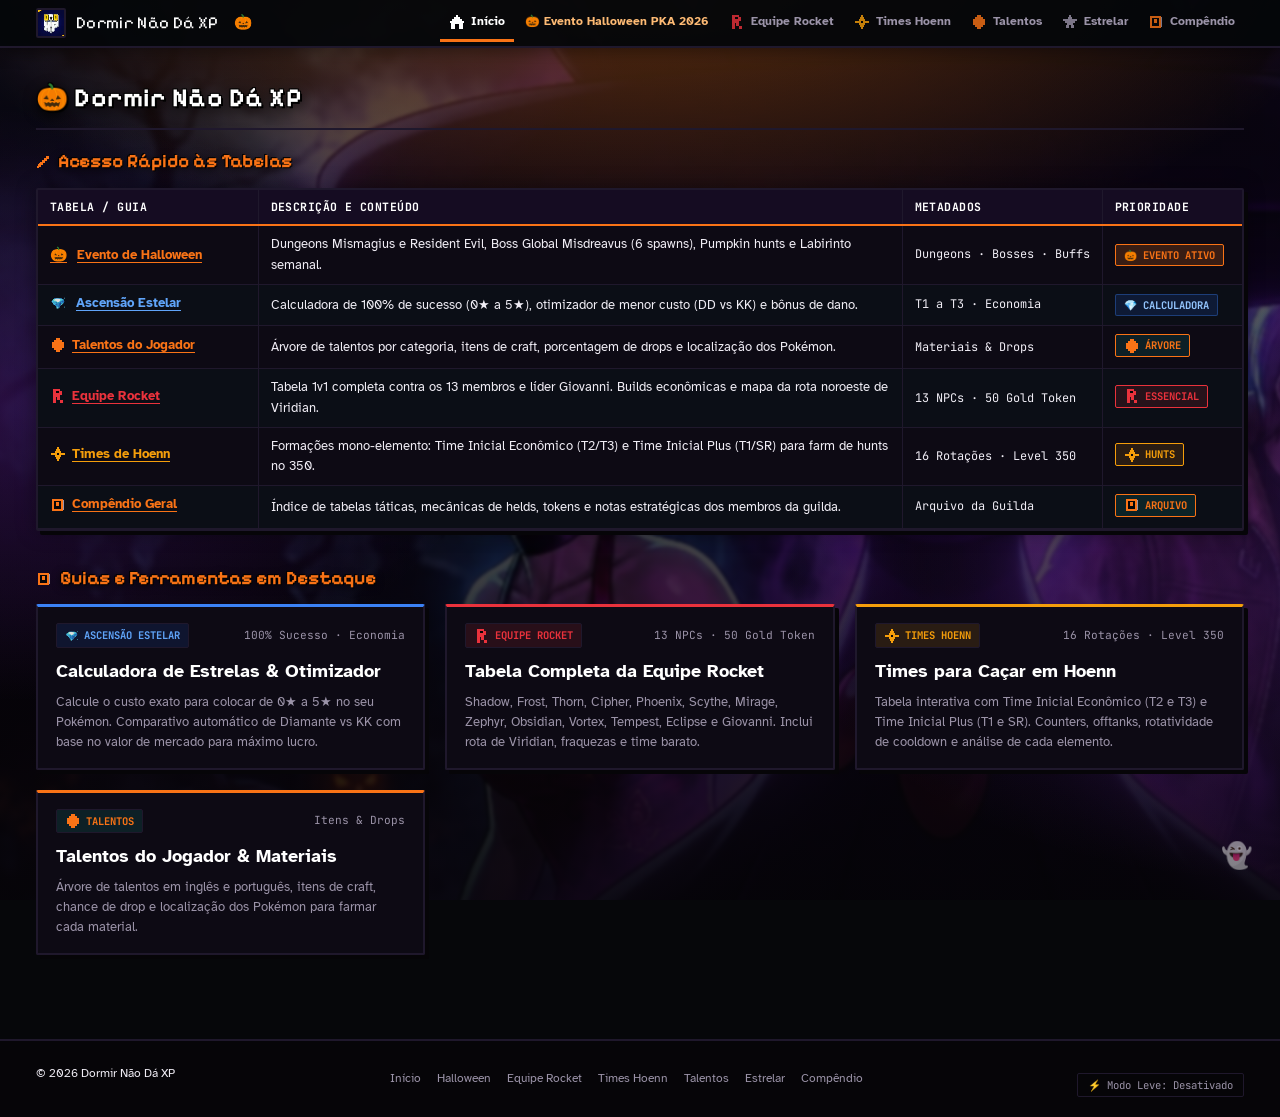
<file: index.html>
<!DOCTYPE html>
<html lang="pt-BR">
<head>
  <meta charset="UTF-8">
  <meta name="viewport" content="width=device-width, initial-scale=1.0">
  <title>Dormir Não Dá XP</title>
  <meta name="description" content="Compêndio tático da guilda Dormir Não Dá XP no PokeAlliance. Tabelas de bosses, times de caça e rotações.">
  <link rel="icon" type="image/webp" href="assets/img/logo.webp">
  <link rel="preconnect" href="https://fonts.googleapis.com">
  <link rel="preconnect" href="https://fonts.gstatic.com" crossorigin>
  <link href="https://fonts.googleapis.com/css2?family=Atkinson+Hyperlegible:ital,wght@0,400;0,700;1,400;1,700&family=Pixelify+Sans:wght@600;700&display=swap" rel="stylesheet">
  <link rel="stylesheet" href="assets/css/style.css?v=4.7">
</head>
<body class="home-page">

  <!-- Background de Gameplay da Guilda com Ambientação Azul e Amarelo -->
  <div class="gameplay-bg-layer" aria-hidden="true">
    <div class="gameplay-bg-img"></div>
    <div class="gameplay-bg-overlay"></div>
  </div>

  <!-- Top Navigation com Ícones Pixel Art -->
  <header class="navbar">
    <div class="container nav-container">
      <a href="index.html" class="brand">
        <img src="assets/img/logo.webp" alt="Logo" class="brand-img">
        <span>Dormir Não Dá XP</span>
      </a>

      <nav>
        <ul class="nav-links">
          <li>
            <a href="index.html" class="nav-link active">
              <svg class="pixel-icon" width="16" height="16" viewBox="0 0 16 16" fill="currentColor" shape-rendering="crispEdges"><rect x="7" y="1" width="2" height="2"/><rect x="5" y="3" width="6" height="2"/><rect x="3" y="5" width="10" height="2"/><rect x="1" y="7" width="14" height="2"/><rect x="2" y="9" width="12" height="6"/><rect x="6" y="10" width="4" height="5" fill="var(--black)"/></svg>
              <span>Início</span>
            </a>
          </li>
          <li>
            <a href="halloween.html" class="nav-link">
              <span>🎃 Evento Halloween PKA 2026</span>
            </a>
          </li>
          <li>
            <a href="equipe-rocket.html" class="nav-link">
              <svg class="pixel-icon pixel-icon-rocket" width="16" height="16" viewBox="0 0 16 16" fill="currentColor" shape-rendering="crispEdges"><rect x="3" y="1" width="7" height="2"/><rect x="3" y="3" width="9" height="4"/><rect x="6" y="3" width="3" height="2" fill="var(--black)"/><rect x="3" y="7" width="7" height="2"/><rect x="3" y="9" width="3" height="6"/><rect x="7" y="9" width="3" height="3"/><rect x="10" y="12" width="3" height="3"/></svg>
              <span>Equipe Rocket</span>
            </a>
          </li>
          <li>
            <a href="times-hoenn.html" class="nav-link">
              <svg class="pixel-icon pixel-icon-hoenn" width="16" height="16" viewBox="0 0 16 16" fill="currentColor" shape-rendering="crispEdges"><rect x="7" y="1" width="2" height="2"/><rect x="6" y="3" width="4" height="2"/><rect x="5" y="5" width="6" height="2"/><rect x="1" y="7" width="14" height="2"/><rect x="5" y="9" width="6" height="2"/><rect x="6" y="11" width="4" height="2"/><rect x="7" y="13" width="2" height="2"/><rect x="7" y="7" width="2" height="2" fill="var(--black)"/></svg>
              <span>Times Hoenn</span>
            </a>
          </li>
          <li>
            <a href="talentos.html" class="nav-link">
              <svg class="pixel-icon pixel-icon-teal" width="16" height="16" viewBox="0 0 16 16" fill="currentColor" shape-rendering="crispEdges">
                <rect x="6" y="1" width="4" height="2"/><rect x="4" y="3" width="8" height="2"/><rect x="2" y="5" width="12" height="6"/><rect x="4" y="11" width="8" height="2"/><rect x="6" y="13" width="4" height="2"/>
              </svg>
              <span>Talentos</span>
            </a>
          </li>
          <li>
            <a href="estrelar.html" class="nav-link">
              <svg class="pixel-icon" width="16" height="16" viewBox="0 0 16 16" fill="currentColor" shape-rendering="crispEdges">
                <rect x="7" y="1" width="2" height="2"/><rect x="6" y="3" width="4" height="2"/><rect x="1" y="5" width="14" height="2"/><rect x="3" y="7" width="10" height="2"/><rect x="5" y="9" width="6" height="2"/><rect x="4" y="11" width="3" height="3"/><rect x="9" y="11" width="3" height="3"/>
              </svg>
              <span>Estrelar</span>
            </a>
          </li>
          <li>
            <a href="guias.html" class="nav-link">
              <svg class="pixel-icon pixel-icon-teal" width="16" height="16" viewBox="0 0 16 16" fill="currentColor" shape-rendering="crispEdges"><rect x="2" y="2" width="11" height="12"/><rect x="4" y="4" width="7" height="8" fill="var(--black)"/><rect x="6" y="5" width="3" height="4" fill="var(--teal)"/><rect x="13" y="3" width="1" height="10" fill="var(--text-dim)"/></svg>
              <span>Compêndio</span>
            </a>
          </li>
        </ul>
      </nav>
    </div>
  </header>

  <!-- Conteúdo Principal -->
  <main class="container" style="padding-top: 24px; padding-bottom: 48px;">

    <!-- Título Principal com Ícone de Abóbora -->
    <section class="hero-compact">
      <h1 class="hero-title">
        <span>🎃 Dormir Não Dá XP</span>
      </h1>
    </section>

    <!-- Tabela Rápida de Guias e Ferramentas -->
    <section class="quick-table-section">
      <div class="section-header">
        <h2 class="section-title">
          <svg class="pixel-icon" width="14" height="14" viewBox="0 0 14 14" fill="currentColor" shape-rendering="crispEdges"><rect x="10" y="1" width="3" height="3"/><rect x="8" y="3" width="3" height="3"/><rect x="6" y="5" width="3" height="3"/><rect x="4" y="7" width="3" height="3"/><rect x="2" y="9" width="3" height="2"/><rect x="3" y="8" width="2" height="4"/><rect x="1" y="11" width="2" height="2"/></svg>
          <span>Acesso Rápido às Tabelas</span>
        </h2>
        
      </div>

      <div class="table-responsive">
        <table class="wiki-table">
          <thead>
            <tr>
              <th style="width: 220px;">Tabela / Guia</th>
              <th>Descrição e Conteúdo</th>
              <th style="width: 200px;">Metadados</th>
              <th style="width: 140px;">Prioridade</th>
            </tr>
          </thead>
          <tbody>
            <tr>
              <td>
                <a href="halloween.html" class="table-link" style="color: var(--guild-gold);">
                  <span style="font-size: 1rem; vertical-align: middle; margin-right: 4px;">🎃</span>
                  <span>Evento de Halloween</span>
                </a>
              </td>
              <td>Dungeons Mismagius e Resident Evil, Boss Global Misdreavus (6 spawns), Pumpkin hunts e Labirinto semanal.</td>
              <td class="font-mono">Dungeons · Bosses · Buffs</td>
              <td><span class="tag-meta" style="background: rgba(249, 115, 22, 0.18); color: var(--guild-gold); border: 1px solid var(--guild-gold);">🎃 Evento Ativo</span></td>
            </tr>
            <tr>
              <td>
                <a href="estrelar.html" class="table-link" style="color: #60a5fa;">
                  <img src="assets/img/icon_diamond.png" alt="Estrelar" style="width: 16px; height: 16px; image-rendering: pixelated; vertical-align: middle; margin-right: 4px;">
                  <span>Ascensão Estelar</span>
                </a>
              </td>
              <td>Calculadora de 100% de sucesso (0★ a 5★), otimizador de menor custo (DD vs KK) e bônus de dano.</td>
              <td class="font-mono">T1 a T3 · Economia</td>
              <td><span class="tag-meta" style="background: rgba(37, 99, 235, 0.15); color: #93c5fd; border: 1px solid rgba(59, 130, 246, 0.35);">💎 Calculadora</span></td>
            </tr>
            <tr>
              <td>
                <a href="talentos.html" class="table-link teal-link">
                  <svg class="pixel-icon pixel-icon-teal" width="16" height="16" viewBox="0 0 16 16" fill="currentColor" shape-rendering="crispEdges">
                    <rect x="6" y="1" width="4" height="2"/><rect x="4" y="3" width="8" height="2"/><rect x="2" y="5" width="12" height="6"/><rect x="4" y="11" width="8" height="2"/><rect x="6" y="13" width="4" height="2"/>
                  </svg>
                  <span>Talentos do Jogador</span>
                </a>
              </td>
              <td>Árvore de talentos por categoria, itens de craft, porcentagem de drops e localização dos Pokémon.</td>
              <td class="font-mono">Materiais & Drops</td>
              <td><span class="tag-meta tag-teal-meta"><svg class="pixel-icon pixel-icon-teal" width="16" height="16" viewBox="0 0 16 16" fill="currentColor" shape-rendering="crispEdges"><rect x="6" y="1" width="4" height="2"/><rect x="4" y="3" width="8" height="2"/><rect x="2" y="5" width="12" height="6"/><rect x="4" y="11" width="8" height="2"/><rect x="6" y="13" width="4" height="2"/></svg> Árvore</span></td>
            </tr>
            <tr>
              <td>
                <a href="equipe-rocket.html" class="table-link rocket-link">
                  <svg class="pixel-icon pixel-icon-rocket" width="16" height="16" viewBox="0 0 16 16" fill="currentColor" shape-rendering="crispEdges"><rect x="3" y="1" width="7" height="2"/><rect x="3" y="3" width="9" height="4"/><rect x="6" y="3" width="3" height="2" fill="var(--black)"/><rect x="3" y="7" width="7" height="2"/><rect x="3" y="9" width="3" height="6"/><rect x="7" y="9" width="3" height="3"/><rect x="10" y="12" width="3" height="3"/></svg>
                  <span>Equipe Rocket</span>
                </a>
              </td>
              <td>Tabela 1v1 completa contra os 13 membros e líder Giovanni. Builds econômicas e mapa da rota noroeste de Viridian.</td>
              <td class="font-mono">13 NPCs · 50 Gold Token</td>
              <td><span class="tag-meta tag-rocket-meta"><svg class="pixel-icon pixel-icon-rocket" width="16" height="16" viewBox="0 0 16 16" fill="currentColor" shape-rendering="crispEdges"><rect x="3" y="1" width="7" height="2"/><rect x="3" y="3" width="9" height="4"/><rect x="6" y="3" width="3" height="2" fill="var(--black)"/><rect x="3" y="7" width="7" height="2"/><rect x="3" y="9" width="3" height="6"/><rect x="7" y="9" width="3" height="3"/><rect x="10" y="12" width="3" height="3"/></svg> Essencial</span></td>
            </tr>
            <tr>
              <td>
                <a href="times-hoenn.html" class="table-link hoenn-link">
                  <svg class="pixel-icon pixel-icon-hoenn" width="16" height="16" viewBox="0 0 16 16" fill="currentColor" shape-rendering="crispEdges"><rect x="7" y="1" width="2" height="2"/><rect x="6" y="3" width="4" height="2"/><rect x="5" y="5" width="6" height="2"/><rect x="1" y="7" width="14" height="2"/><rect x="5" y="9" width="6" height="2"/><rect x="6" y="11" width="4" height="2"/><rect x="7" y="13" width="2" height="2"/><rect x="7" y="7" width="2" height="2" fill="var(--black)"/></svg>
                  <span>Times de Hoenn</span>
                </a>
              </td>
              <td>Formações mono-elemento: Time Inicial Econômico (T2/T3) e Time Inicial Plus (T1/SR) para farm de hunts no 350.</td>
              <td class="font-mono">16 Rotações · Level 350</td>
              <td><span class="tag-meta tag-hoenn-meta"><svg class="pixel-icon pixel-icon-hoenn" width="16" height="16" viewBox="0 0 16 16" fill="currentColor" shape-rendering="crispEdges"><rect x="7" y="1" width="2" height="2"/><rect x="6" y="3" width="4" height="2"/><rect x="5" y="5" width="6" height="2"/><rect x="1" y="7" width="14" height="2"/><rect x="5" y="9" width="6" height="2"/><rect x="6" y="11" width="4" height="2"/><rect x="7" y="13" width="2" height="2"/><rect x="7" y="7" width="2" height="2" fill="var(--black)"/></svg> Hunts</span></td>
            </tr>
            <tr>
              <td>
                <a href="guias.html" class="table-link teal-link">
                  <svg class="pixel-icon pixel-icon-teal" width="16" height="16" viewBox="0 0 16 16" fill="currentColor" shape-rendering="crispEdges"><rect x="2" y="2" width="11" height="12"/><rect x="4" y="4" width="7" height="8" fill="var(--black)"/><rect x="6" y="5" width="3" height="4" fill="var(--teal)"/><rect x="13" y="3" width="1" height="10" fill="var(--text-dim)"/></svg>
                  <span>Compêndio Geral</span>
                </a>
              </td>
              <td>Índice de tabelas táticas, mecânicas de helds, tokens e notas estratégicas dos membros da guilda.</td>
              <td class="font-mono">Arquivo da Guilda</td>
              <td><span class="tag-meta tag-teal-meta"><svg class="pixel-icon pixel-icon-teal" width="16" height="16" viewBox="0 0 16 16" fill="currentColor" shape-rendering="crispEdges"><rect x="2" y="2" width="11" height="12"/><rect x="4" y="4" width="7" height="8" fill="var(--black)"/><rect x="6" y="5" width="3" height="4" fill="var(--teal)"/><rect x="13" y="3" width="1" height="10" fill="var(--text-dim)"/></svg> Arquivo</span></td>
            </tr>
          </tbody>
        </table>
      </div>
    </section>

    <!-- Cards de Guia Clicáveis Inteiros -->
    <section class="guides-cards-section">
      <div class="section-header">
        <h2 class="section-title">
          <svg class="pixel-icon pixel-icon-teal" width="16" height="16" viewBox="0 0 16 16" fill="currentColor" shape-rendering="crispEdges"><rect x="2" y="2" width="11" height="12"/><rect x="4" y="4" width="7" height="8" fill="var(--black)"/><rect x="6" y="5" width="3" height="4" fill="var(--teal)"/><rect x="13" y="3" width="1" height="10" fill="var(--text-dim)"/></svg>
          <span>Guias e Ferramentas em Destaque</span>
        </h2>
      </div>

      <div class="guide-blocks-grid">
        <!-- Card 1: Estrelar -->
        <a href="estrelar.html" class="guide-block block-star">
          <div class="guide-block-header">
            <span class="guide-block-tag tag-star-meta">
              <img src="assets/img/icon_diamond.png" alt="Estrelar" style="width: 14px; height: 14px; image-rendering: pixelated;">
              Ascensão Estelar
            </span>
            <span class="guide-block-meta">100% Sucesso · Economia</span>
          </div>
          <h3 class="guide-block-title">Calculadora de Estrelas & Otimizador</h3>
          <p class="guide-block-desc">
            Calcule o custo exato para colocar de 0★ a 5★ no seu Pokémon. Comparativo automático de Diamante vs KK com base no valor de mercado para máximo lucro.
          </p>
        </a>

        <!-- Card 2: Rocket -->
        <a href="equipe-rocket.html" class="guide-block block-rocket">
          <div class="guide-block-header">
            <span class="guide-block-tag tag-rocket-meta"><svg class="pixel-icon pixel-icon-rocket" width="16" height="16" viewBox="0 0 16 16" fill="currentColor" shape-rendering="crispEdges"><rect x="3" y="1" width="7" height="2"/><rect x="3" y="3" width="9" height="4"/><rect x="6" y="3" width="3" height="2" fill="var(--black)"/><rect x="3" y="7" width="7" height="2"/><rect x="3" y="9" width="3" height="6"/><rect x="7" y="9" width="3" height="3"/><rect x="10" y="12" width="3" height="3"/></svg> Equipe Rocket</span>
            <span class="guide-block-meta">13 NPCs · 50 Gold Token</span>
          </div>
          <h3 class="guide-block-title">Tabela Completa da Equipe Rocket</h3>
          <p class="guide-block-desc">
            Shadow, Frost, Thorn, Cipher, Phoenix, Scythe, Mirage, Zephyr, Obsidian, Vortex, Tempest, Eclipse e Giovanni. Inclui rota de Viridian, fraquezas e time barato.
          </p>
        </a>

        <!-- Card 3: Hoenn -->
        <a href="times-hoenn.html" class="guide-block block-hoenn">
          <div class="guide-block-header">
            <span class="guide-block-tag tag-hoenn-meta"><svg class="pixel-icon pixel-icon-hoenn" width="16" height="16" viewBox="0 0 16 16" fill="currentColor" shape-rendering="crispEdges"><rect x="7" y="1" width="2" height="2"/><rect x="6" y="3" width="4" height="2"/><rect x="5" y="5" width="6" height="2"/><rect x="1" y="7" width="14" height="2"/><rect x="5" y="9" width="6" height="2"/><rect x="6" y="11" width="4" height="2"/><rect x="7" y="13" width="2" height="2"/><rect x="7" y="7" width="2" height="2" fill="var(--black)"/></svg> Times Hoenn</span>
            <span class="guide-block-meta">16 Rotações · Level 350</span>
          </div>
          <h3 class="guide-block-title">Times para Caçar em Hoenn</h3>
          <p class="guide-block-desc">
            Tabela interativa com Time Inicial Econômico (T2 e T3) e Time Inicial Plus (T1 e SR). Counters, offtanks, rotatividade de cooldown e análise de cada elemento.
          </p>
        </a>

        <!-- Card 4: Talentos -->
        <a href="talentos.html" class="guide-block block-teal">
          <div class="guide-block-header">
            <span class="guide-block-tag tag-teal-meta">
              <svg class="pixel-icon pixel-icon-teal" width="16" height="16" viewBox="0 0 16 16" fill="currentColor" shape-rendering="crispEdges">
                <rect x="6" y="1" width="4" height="2"/><rect x="4" y="3" width="8" height="2"/><rect x="2" y="5" width="12" height="6"/><rect x="4" y="11" width="8" height="2"/><rect x="6" y="13" width="4" height="2"/>
              </svg> Talentos
            </span>
            <span class="guide-block-meta">Itens & Drops</span>
          </div>
          <h3 class="guide-block-title">Talentos do Jogador & Materiais</h3>
          <p class="guide-block-desc">
            Árvore de talentos em inglês e português, itens de craft, chance de drop e localização dos Pokémon para farmar cada material.
          </p>
        </a>
      </div>
    </section>

  </main>

  <!-- Footer -->
  <footer class="footer">
    <div class="container footer-content">
      <p>&copy; 2026 Dormir Não Dá XP</p>
      <ul class="footer-links">
        <li><a href="index.html">Início</a></li>
        <li><a href="halloween.html">Halloween</a></li>
        <li><a href="equipe-rocket.html">Equipe Rocket</a></li>
        <li><a href="times-hoenn.html">Times Hoenn</a></li>
        <li><a href="talentos.html">Talentos</a></li>
        <li><a href="estrelar.html">Estrelar</a></li>
        <li><a href="guias.html">Compêndio</a></li>
      </ul>
      <div class="footer-actions" style="margin-top: 6px;">
        <button type="button" class="btn-lite-toggle" onclick="toggleLiteMode()" id="btnLiteToggle" title="Ativar/Desativar otimizações de FPS para PCs mais lentos">
          <span class="lite-icon">⚡</span>
          <span class="lite-text">Modo Leve: Desativado</span>
        </button>
      </div>
    </div>
  </footer>

  <script src="assets/js/main.js?v=2.3" defer></script>
</body>
</html>
</file>
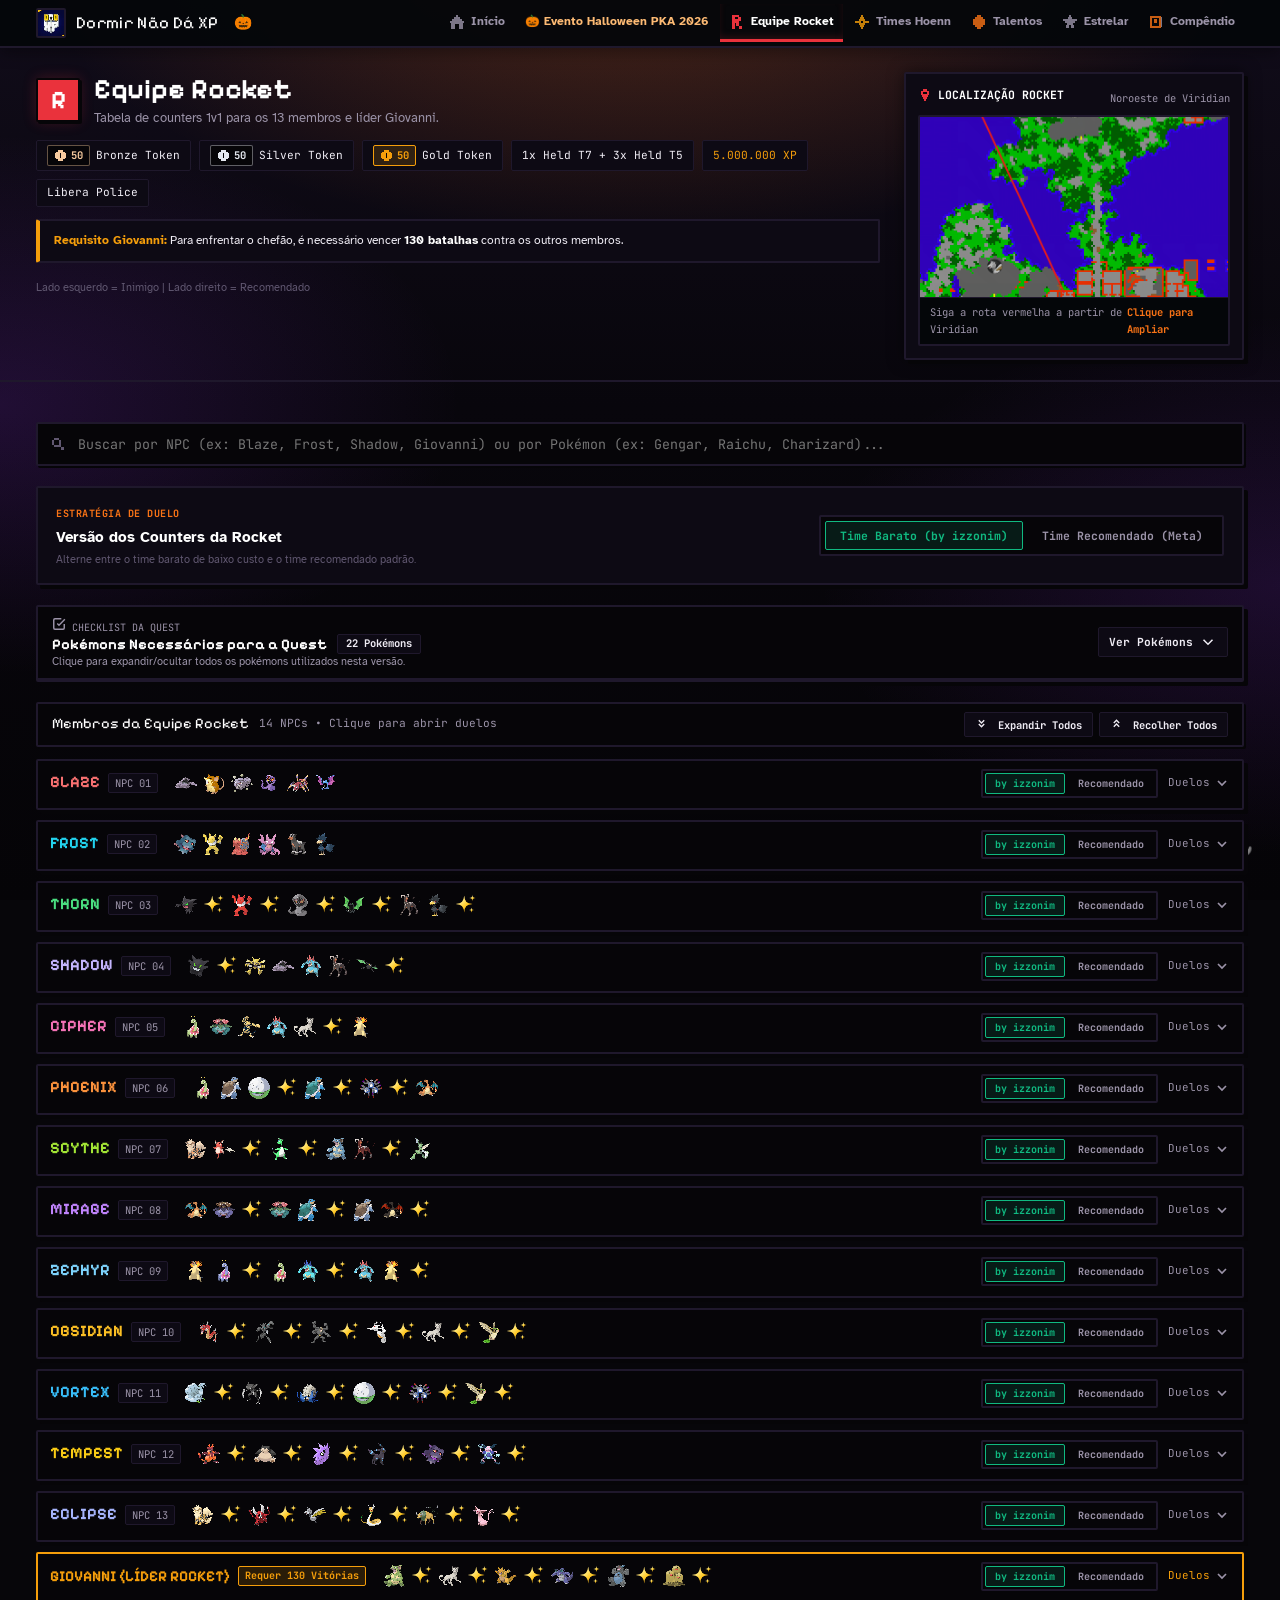
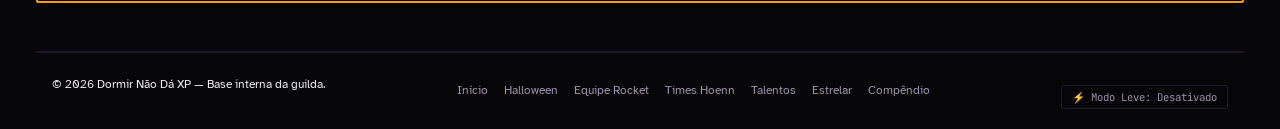
<file: equipe-rocket.html>
<!DOCTYPE html>
<html lang="pt-BR">
<head>
  <meta charset="UTF-8">
  <meta name="viewport" content="width=device-width, initial-scale=1.0">
  <title>Equipe Rocket — Dormir Não Dá XP</title>
  <meta name="description" content="Tabela de counters da Equipe Rocket PokeAlliance. Inimigos vs Recomendados com sprites e rota de Viridian.">
  <link rel="icon" type="image/webp" href="assets/img/logo.webp">
  <link rel="preconnect" href="https://fonts.googleapis.com">
  <link rel="preconnect" href="https://fonts.gstatic.com" crossorigin>
  <link href="https://fonts.googleapis.com/css2?family=Atkinson+Hyperlegible:ital,wght@0,400;0,700;1,400;1,700&family=Pixelify+Sans:wght@600;700&display=swap" rel="stylesheet">
  <link rel="stylesheet" href="assets/css/style.css?v=4.7">
</head>
<body>

  <!-- Top Navigation -->
  <header class="navbar">
    <div class="container nav-container">
      <a href="index.html" class="brand">
        <img src="assets/img/logo.webp" alt="DNDXP" class="brand-img">
        <span>Dormir Não Dá XP</span>
      </a>

      <nav>
        <ul class="nav-links">
          <li><a href="index.html" class="nav-link"><svg class="pixel-icon" width="16" height="16" viewBox="0 0 16 16" fill="currentColor" shape-rendering="crispEdges"><rect x="7" y="1" width="2" height="2"/><rect x="5" y="3" width="6" height="2"/><rect x="3" y="5" width="10" height="2"/><rect x="1" y="7" width="14" height="2"/><rect x="2" y="9" width="12" height="6"/><rect x="6" y="10" width="4" height="5" fill="var(--black)"/></svg><span>Início</span></a></li>
          <li><a href="halloween.html" class="nav-link"><span>🎃 Evento Halloween PKA 2026</span></a></li>
          <li><a href="equipe-rocket.html" class="nav-link active"><svg class="pixel-icon pixel-icon-rocket" width="16" height="16" viewBox="0 0 16 16" fill="currentColor" shape-rendering="crispEdges"><rect x="3" y="1" width="7" height="2"/><rect x="3" y="3" width="9" height="4"/><rect x="6" y="3" width="3" height="2" fill="var(--black)"/><rect x="3" y="7" width="7" height="2"/><rect x="3" y="9" width="3" height="6"/><rect x="7" y="9" width="3" height="3"/><rect x="10" y="12" width="3" height="3"/></svg><span>Equipe Rocket</span></a></li>
          <li><a href="times-hoenn.html" class="nav-link"><svg class="pixel-icon pixel-icon-hoenn" width="16" height="16" viewBox="0 0 16 16" fill="currentColor" shape-rendering="crispEdges"><rect x="7" y="1" width="2" height="2"/><rect x="6" y="3" width="4" height="2"/><rect x="5" y="5" width="6" height="2"/><rect x="1" y="7" width="14" height="2"/><rect x="5" y="9" width="6" height="2"/><rect x="6" y="11" width="4" height="2"/><rect x="7" y="13" width="2" height="2"/><rect x="7" y="7" width="2" height="2" fill="var(--black)"/></svg><span>Times Hoenn</span></a></li>
          <li>
            <a href="talentos.html" class="nav-link">
              <svg class="pixel-icon pixel-icon-teal" width="16" height="16" viewBox="0 0 16 16" fill="currentColor" shape-rendering="crispEdges">
                <rect x="6" y="1" width="4" height="2"/><rect x="4" y="3" width="8" height="2"/><rect x="2" y="5" width="12" height="6"/><rect x="4" y="11" width="8" height="2"/><rect x="6" y="13" width="4" height="2"/>
              </svg>
              <span>Talentos</span>
            </a>
          </li>
          <li>
            <a href="estrelar.html" class="nav-link">
              <svg class="pixel-icon" width="16" height="16" viewBox="0 0 16 16" fill="currentColor" shape-rendering="crispEdges">
                <rect x="7" y="1" width="2" height="2"/><rect x="6" y="3" width="4" height="2"/><rect x="1" y="5" width="14" height="2"/><rect x="3" y="7" width="10" height="2"/><rect x="5" y="9" width="6" height="2"/><rect x="4" y="11" width="3" height="3"/><rect x="9" y="11" width="3" height="3"/>
              </svg>
              <span>Estrelar</span>
            </a>
          </li>
          <li><a href="guias.html" class="nav-link"><svg class="pixel-icon pixel-icon-teal" width="16" height="16" viewBox="0 0 16 16" fill="currentColor" shape-rendering="crispEdges"><rect x="2" y="2" width="11" height="12"/><rect x="4" y="4" width="7" height="8" fill="var(--black)"/><rect x="6" y="5" width="3" height="4" fill="var(--teal)"/><rect x="13" y="3" width="1" height="10" fill="var(--text-dim)"/></svg><span>Compêndio</span></a></li>
        </ul>
      </nav>
    </div>
  </header>

  <!-- Top Section com Minimapa no Cantinho -->
  <section class="rocket-top-section">
    <div class="container rocket-hero-layout">
      
      <!-- Informações da Missão -->
      <div class="rocket-info-box">
        <div>
          <div class="rocket-title-row">
            <div class="rocket-badge-r">R</div>
            <div>
              <h1 class="rocket-title">Equipe Rocket</h1>
              <p class="rocket-subtitle">Tabela de counters 1v1 para os 13 membros e líder Giovanni.</p>
            </div>
          </div>

          <!-- Recompensas em Pills -->
          <div class="rewards-bar">
            <div class="reward-tag"><span class="token-pill token-bronze"><svg class="pixel-icon" width="13" height="13" viewBox="0 0 14 14" fill="currentColor" shape-rendering="crispEdges"><rect x="4" y="1" width="6" height="12"/><rect x="2" y="3" width="10" height="8"/><rect x="1" y="4" width="12" height="6"/><rect x="6" y="4" width="2" height="6" fill="var(--black)"/></svg> 50</span> Bronze Token</div>
            <div class="reward-tag"><span class="token-pill token-silver"><svg class="pixel-icon" width="13" height="13" viewBox="0 0 14 14" fill="currentColor" shape-rendering="crispEdges"><rect x="4" y="1" width="6" height="12"/><rect x="2" y="3" width="10" height="8"/><rect x="1" y="4" width="12" height="6"/><rect x="6" y="4" width="2" height="6" fill="var(--black)"/></svg> 50</span> Silver Token</div>
            <div class="reward-tag"><span class="token-pill token-gold"><svg class="pixel-icon" width="13" height="13" viewBox="0 0 14 14" fill="currentColor" shape-rendering="crispEdges"><rect x="4" y="1" width="6" height="12"/><rect x="2" y="3" width="10" height="8"/><rect x="1" y="4" width="12" height="6"/><rect x="6" y="4" width="2" height="6" fill="var(--black)"/></svg> 50</span> Gold Token</div>
            <div class="reward-tag">1x Held T7 + 3x Held T5</div>
            <div class="reward-tag" style="color: var(--edg-gold);">5.000.000 XP</div>
            <div class="reward-tag">Libera Police</div>
          </div>

          <!-- Regra do Giovanni -->
          <div style="background: var(--bg-1); border: 2px solid var(--bg-2); border-left: 4px solid var(--hoenn); padding: 10px 14px; border-radius: var(--radius); margin-top: 10px; font-size: 0.88rem;">
            <strong style="color: var(--edg-gold);">Requisito Giovanni:</strong> Para enfrentar o chefão, é necessário vencer <span style="color: #fff; font-weight: 700;">130 batalhas</span> contra os outros membros.
          </div>
        </div>

        <div style="display: flex; gap: 10px; margin-top: 16px; align-items: center;">
          <span style="font-size: 0.78rem; color: var(--text-muted);">
            Lado esquerdo = Inimigo | Lado direito = Recomendado
          </span>
        </div>
      </div>

      <!-- Minimapa Embutido no Cantinho -->
      <div class="minimap-card">
        <div class="minimap-header">
          <span class="minimap-title"><svg class="pixel-icon pixel-icon-rocket" width="14" height="14" viewBox="0 0 14 14" fill="currentColor" shape-rendering="crispEdges"><rect x="5" y="1" width="4" height="2"/><rect x="3" y="3" width="8" height="4"/><rect x="5" y="4" width="4" height="2" fill="var(--black)"/><rect x="4" y="7" width="6" height="2"/><rect x="5" y="9" width="4" height="2"/><rect x="6" y="11" width="2" height="2"/></svg><span>Localização Rocket</span></span>
          <span class="minimap-subtitle">Noroeste de Viridian</span>
        </div>

        <div class="minimap-preview-wrapper" onclick="openMapModal()" title="Clique para ver o mapa ampliado">
          <img src="assets/img/mapa_rocket.png" alt="Mapa Equipe Rocket Saída de Viridian" class="minimap-img">
          <div class="minimap-overlay">
            <span>Siga a rota vermelha a partir de Viridian</span>
            <span style="color: var(--counter-text); font-weight: 700;">Clique para Ampliar</span>
          </div>
        </div>
      </div>

    </div>
  </section>

  <!-- Conteúdo Principal -->
  <main class="container">

    <!-- Busca Rápida -->
    <div class="search-wrapper">
      <svg class="pixel-icon search-pixel-icon" width="16" height="16" viewBox="0 0 16 16" fill="currentColor" shape-rendering="crispEdges"><rect x="4" y="2" width="5" height="2"/><rect x="2" y="4" width="2" height="5"/><rect x="9" y="4" width="2" height="5"/><rect x="4" y="9" width="5" height="2"/><rect x="9" y="9" width="2" height="2"/><rect x="11" y="11" width="3" height="3"/></svg>
      <input type="text" id="npcSearch" class="search-input" placeholder="Buscar por NPC (ex: Blaze, Frost, Shadow, Giovanni) ou por Pokémon (ex: Gengar, Raichu, Charizard)...">
    </div>

    <!-- Alternador de Versão da Tabela (Igual Times Hoenn) -->
    <div class="tier-mode-switcher-container" style="margin-bottom: 20px; padding: 14px 18px; background: var(--bg-1); border: 2px solid var(--bg-2); box-shadow: var(--shadow-hard); border-radius: var(--radius);">
      <div>
        <span style="font-size: 0.72rem; color: var(--counter-text); font-weight: 700; text-transform: uppercase; font-family: var(--font-mono); letter-spacing: 0.05em;">Estratégia de Duelo</span>
        <div style="font-size: 1.05rem; font-weight: 700; color: #fff; margin-top: 2px;">Versão dos Counters da Rocket</div>
        <div style="font-size: 0.8rem; color: var(--text-muted); margin-top: 2px;">Alterne entre o time barato de baixo custo e o time recomendado padrão.</div>
      </div>
      <div class="tier-mode-switcher">
        <button type="button" class="tier-mode-btn btn-mode-izzonim active" id="globalBtnIzzonim" onclick="setGlobalRocketMode('izzonim')">
          Time Barato (by izzonim)
        </button>
        <button type="button" class="tier-mode-btn btn-mode-recomendado" id="globalBtnRecomendado" onclick="setGlobalRocketMode('recomendado')">
          Time Recomendado (Meta)
        </button>
      </div>
    </div>

        <!-- Checklist / Accordion de Pokémons Necessários -->
    <div class="rocket-roster-panel is-collapsed" id="rocketRosterPanel">
      <button type="button" class="roster-header-toggle" id="rosterToggleBtn" onclick="toggleRosterCollapse()" aria-expanded="false">
        <div class="roster-header-left">
          <div class="roster-badge-label">
            <svg width="14" height="14" viewBox="0 0 24 24" fill="none" stroke="currentColor" stroke-width="2.5"><path d="M9 11l3 3L22 4"/><path d="M21 12v7a2 2 0 0 1-2 2H5a2 2 0 0 1-2-2V5a2 2 0 0 1 2-2h11"/></svg>
            CHECKLIST DA QUEST
          </div>
          <h2 class="roster-title">
            Pokémons Necessários para a Quest
            <span class="roster-count-badge" id="rosterCountBadge">22 Pokémons</span>
          </h2>
          <p class="roster-desc">Clique para expandir/ocultar todos os pokémons utilizados nesta versão.</p>
        </div>
        <div class="roster-header-right">
          <span class="roster-toggle-action">
            <span class="toggle-text" id="rosterToggleText">Ver Pokémons</span>
            <svg class="roster-arrow-icon" width="18" height="18" viewBox="0 0 24 24" fill="none" stroke="currentColor" stroke-width="2"><polyline points="6 9 12 15 18 9"></polyline></svg>
          </span>
        </div>
      </button>

      <div class="roster-collapsible-content" id="rosterContent" style="display: none;">
        <!-- Grid Izzonim (Default) -->
        <div class="roster-grid-wrapper" id="rosterWrapperIzzonim">
          <div class="roster-grid">
          <button type="button" class="roster-chip" data-poke="alakazam" onclick="filterByRosterPokemon('alakazam')" title="Alakazam - Clique para filtrar">
            <div class="roster-chip-sprite-wrap">
              <img src="assets/img/pokemon/alakazam.png" alt="Alakazam" class="roster-chip-sprite" loading="lazy">
            </div>
            <span class="roster-chip-name">Alakazam</span>
          </button>
          <button type="button" class="roster-chip" data-poke="arcanine" onclick="filterByRosterPokemon('arcanine')" title="Arcanine - Clique para filtrar">
            <div class="roster-chip-sprite-wrap">
              <img src="assets/img/pokemon/arcanine.png" alt="Arcanine" class="roster-chip-sprite" loading="lazy">
            </div>
            <span class="roster-chip-name">Arcanine</span>
          </button>
          <button type="button" class="roster-chip" data-poke="electabuzz" onclick="filterByRosterPokemon('electabuzz')" title="Electabuzz - Clique para filtrar">
            <div class="roster-chip-sprite-wrap">
              <img src="assets/img/pokemon/electabuzz.png" alt="Electabuzz" class="roster-chip-sprite" loading="lazy">
            </div>
            <span class="roster-chip-name">Electabuzz</span>
          </button>
          <button type="button" class="roster-chip" data-poke="glaceon" onclick="filterByRosterPokemon('glaceon')" title="Glaceon - Clique para filtrar">
            <div class="roster-chip-sprite-wrap">
              <img src="assets/img/pokemon/glaceon.png" alt="Glaceon" class="roster-chip-sprite" loading="lazy">
            </div>
            <span class="roster-chip-name">Glaceon</span>
          </button>
          <button type="button" class="roster-chip" data-poke="gyarados" onclick="filterByRosterPokemon('gyarados')" title="Gyarados - Clique para filtrar">
            <div class="roster-chip-sprite-wrap">
              <img src="assets/img/pokemon/gyarados.png" alt="Gyarados" class="roster-chip-sprite" loading="lazy">
            </div>
            <span class="roster-chip-name">Gyarados</span>
          </button>
          <button type="button" class="roster-chip is-shiny" data-poke="hitmontop" onclick="filterByRosterPokemon('hitmontop')" title="SH Hitmontop - Clique para filtrar">
            <div class="roster-chip-sprite-wrap">
              <img src="assets/img/pokemon/sh_hitmontop.png" alt="SH Hitmontop" class="roster-chip-sprite" loading="lazy">
            </div>
            <span class="roster-chip-name">SH Hitmontop <img src="assets/img/shiny_stars.svg" alt="Shiny" class="shiny-star-icon"></span>
          </button>
          <button type="button" class="roster-chip is-shiny" data-poke="jynx" onclick="filterByRosterPokemon('jynx')" title="SH Jynx - Clique para filtrar">
            <div class="roster-chip-sprite-wrap">
              <img src="assets/img/pokemon/sh_jynx.png" alt="SH Jynx" class="roster-chip-sprite" loading="lazy">
            </div>
            <span class="roster-chip-name">SH Jynx <img src="assets/img/shiny_stars.svg" alt="Shiny" class="shiny-star-icon"></span>
          </button>
          <button type="button" class="roster-chip" data-poke="leafeon" onclick="filterByRosterPokemon('leafeon')" title="Leafeon - Clique para filtrar">
            <div class="roster-chip-sprite-wrap">
              <img src="assets/img/pokemon/leafeon.png" alt="Leafeon" class="roster-chip-sprite" loading="lazy">
            </div>
            <span class="roster-chip-name">Leafeon</span>
          </button>
          <button type="button" class="roster-chip" data-poke="machamp" onclick="filterByRosterPokemon('machamp')" title="Machamp - Clique para filtrar">
            <div class="roster-chip-sprite-wrap">
              <img src="assets/img/pokemon/machamp.png" alt="Machamp" class="roster-chip-sprite" loading="lazy">
            </div>
            <span class="roster-chip-name">Machamp</span>
          </button>
          <button type="button" class="roster-chip" data-poke="mimikyu" onclick="filterByRosterPokemon('mimikyu')" title="Mimikyu - Clique para filtrar">
            <div class="roster-chip-sprite-wrap">
              <img src="assets/img/pokemon/mimikyu.png" alt="Mimikyu" class="roster-chip-sprite" loading="lazy">
            </div>
            <span class="roster-chip-name">Mimikyu</span>
          </button>
          <button type="button" class="roster-chip is-shiny" data-poke="persian" onclick="filterByRosterPokemon('persian')" title="SH Persian - Clique para filtrar">
            <div class="roster-chip-sprite-wrap">
              <img src="assets/img/pokemon/sh_persian.png" alt="SH Persian" class="roster-chip-sprite" loading="lazy">
            </div>
            <span class="roster-chip-name">SH Persian <img src="assets/img/shiny_stars.svg" alt="Shiny" class="shiny-star-icon"></span>
          </button>
          <button type="button" class="roster-chip is-shiny" data-poke="piloswine" onclick="filterByRosterPokemon('piloswine')" title="SH Piloswine - Clique para filtrar">
            <div class="roster-chip-sprite-wrap">
              <img src="assets/img/pokemon/sh_piloswine.png" alt="SH Piloswine" class="roster-chip-sprite" loading="lazy">
            </div>
            <span class="roster-chip-name">SH Piloswine <img src="assets/img/shiny_stars.svg" alt="Shiny" class="shiny-star-icon"></span>
          </button>
          <button type="button" class="roster-chip is-shiny" data-poke="rhydon" onclick="filterByRosterPokemon('rhydon')" title="SH Rhydon - Clique para filtrar">
            <div class="roster-chip-sprite-wrap">
              <img src="assets/img/pokemon/sh_rhydon.png" alt="SH Rhydon" class="roster-chip-sprite" loading="lazy">
            </div>
            <span class="roster-chip-name">SH Rhydon <img src="assets/img/shiny_stars.svg" alt="Shiny" class="shiny-star-icon"></span>
          </button>
          <button type="button" class="roster-chip is-shiny" data-poke="sandslash" onclick="filterByRosterPokemon('sandslash')" title="SH Sandslash - Clique para filtrar">
            <div class="roster-chip-sprite-wrap">
              <img src="assets/img/pokemon/sh_sandslash.png" alt="SH Sandslash" class="roster-chip-sprite" loading="lazy">
            </div>
            <span class="roster-chip-name">SH Sandslash <img src="assets/img/shiny_stars.svg" alt="Shiny" class="shiny-star-icon"></span>
          </button>
          <button type="button" class="roster-chip" data-poke="scizor" onclick="filterByRosterPokemon('scizor')" title="Scizor - Clique para filtrar">
            <div class="roster-chip-sprite-wrap">
              <img src="assets/img/pokemon/scizor.png" alt="Scizor" class="roster-chip-sprite" loading="lazy">
            </div>
            <span class="roster-chip-name">Scizor</span>
          </button>
          <button type="button" class="roster-chip" data-poke="scyther" onclick="filterByRosterPokemon('scyther')" title="Scyther - Clique para filtrar">
            <div class="roster-chip-sprite-wrap">
              <img src="assets/img/pokemon/scyther.png" alt="Scyther" class="roster-chip-sprite" loading="lazy">
            </div>
            <span class="roster-chip-name">Scyther</span>
          </button>
          <button type="button" class="roster-chip is-shiny" data-poke="starmie" onclick="filterByRosterPokemon('starmie')" title="SH Starmie - Clique para filtrar">
            <div class="roster-chip-sprite-wrap">
              <img src="assets/img/pokemon/sh_starmie.png" alt="SH Starmie" class="roster-chip-sprite" loading="lazy">
            </div>
            <span class="roster-chip-name">SH Starmie <img src="assets/img/shiny_stars.svg" alt="Shiny" class="shiny-star-icon"></span>
          </button>
          <button type="button" class="roster-chip" data-poke="steelix" onclick="filterByRosterPokemon('steelix')" title="Steelix - Clique para filtrar">
            <div class="roster-chip-sprite-wrap">
              <img src="assets/img/pokemon/steelix.png" alt="Steelix" class="roster-chip-sprite" loading="lazy">
            </div>
            <span class="roster-chip-name">Steelix</span>
          </button>
          <button type="button" class="roster-chip" data-poke="tyranitar" onclick="filterByRosterPokemon('tyranitar')" title="Tyranitar - Clique para filtrar">
            <div class="roster-chip-sprite-wrap">
              <img src="assets/img/pokemon/tyranitar.png" alt="Tyranitar" class="roster-chip-sprite" loading="lazy">
            </div>
            <span class="roster-chip-name">Tyranitar</span>
          </button>
          <button type="button" class="roster-chip is-shiny" data-poke="venusaur" onclick="filterByRosterPokemon('venusaur')" title="SH Venusaur - Clique para filtrar">
            <div class="roster-chip-sprite-wrap">
              <img src="assets/img/pokemon/sh_venusaur.png" alt="SH Venusaur" class="roster-chip-sprite" loading="lazy">
            </div>
            <span class="roster-chip-name">SH Venusaur <img src="assets/img/shiny_stars.svg" alt="Shiny" class="shiny-star-icon"></span>
          </button>
          <button type="button" class="roster-chip is-shiny" data-poke="victreebel" onclick="filterByRosterPokemon('victreebel')" title="SH Victreebel - Clique para filtrar">
            <div class="roster-chip-sprite-wrap">
              <img src="assets/img/pokemon/sh_victreebel.png" alt="SH Victreebel" class="roster-chip-sprite" loading="lazy">
            </div>
            <span class="roster-chip-name">SH Victreebel <img src="assets/img/shiny_stars.svg" alt="Shiny" class="shiny-star-icon"></span>
          </button>
          <button type="button" class="roster-chip" data-poke="wigglytuff" onclick="filterByRosterPokemon('wigglytuff')" title="Wigglytuff - Clique para filtrar">
            <div class="roster-chip-sprite-wrap">
              <img src="assets/img/pokemon/wigglytuff.png" alt="Wigglytuff" class="roster-chip-sprite" loading="lazy">
            </div>
            <span class="roster-chip-name">Wigglytuff</span>
          </button>
          </div>
        </div>

        <!-- Grid Recomendado (Meta) -->
        <div class="roster-grid-wrapper" id="rosterWrapperRecomendado" style="display: none;">
          <div class="roster-grid">
          <button type="button" class="roster-chip is-shiny" data-poke="arcanine" onclick="filterByRosterPokemon('arcanine')" title="SH Arcanine - Clique para filtrar">
            <div class="roster-chip-sprite-wrap">
              <img src="assets/img/pokemon/sh_arcanine.png" alt="SH Arcanine" class="roster-chip-sprite" loading="lazy">
            </div>
            <span class="roster-chip-name">SH Arcanine <img src="assets/img/shiny_stars.svg" alt="Shiny" class="shiny-star-icon"></span>
          </button>
          <button type="button" class="roster-chip is-shiny" data-poke="clefable" onclick="filterByRosterPokemon('clefable')" title="SH Clefable - Clique para filtrar">
            <div class="roster-chip-sprite-wrap">
              <img src="assets/img/pokemon/sh_clefable.png" alt="SH Clefable" class="roster-chip-sprite" loading="lazy">
            </div>
            <span class="roster-chip-name">SH Clefable <img src="assets/img/shiny_stars.svg" alt="Shiny" class="shiny-star-icon"></span>
          </button>
          <button type="button" class="roster-chip is-shiny" data-poke="golem" onclick="filterByRosterPokemon('golem')" title="SH Golem - Clique para filtrar">
            <div class="roster-chip-sprite-wrap">
              <img src="assets/img/pokemon/sh_golem.png" alt="SH Golem" class="roster-chip-sprite" loading="lazy">
            </div>
            <span class="roster-chip-name">SH Golem <img src="assets/img/shiny_stars.svg" alt="Shiny" class="shiny-star-icon"></span>
          </button>
          <button type="button" class="roster-chip" data-poke="gyarados" onclick="filterByRosterPokemon('gyarados')" title="Gyarados - Clique para filtrar">
            <div class="roster-chip-sprite-wrap">
              <img src="assets/img/pokemon/gyarados.png" alt="Gyarados" class="roster-chip-sprite" loading="lazy">
            </div>
            <span class="roster-chip-name">Gyarados</span>
          </button>
          <button type="button" class="roster-chip is-shiny" data-poke="hitmontop" onclick="filterByRosterPokemon('hitmontop')" title="SH Hitmontop - Clique para filtrar">
            <div class="roster-chip-sprite-wrap">
              <img src="assets/img/pokemon/sh_hitmontop.png" alt="SH Hitmontop" class="roster-chip-sprite" loading="lazy">
            </div>
            <span class="roster-chip-name">SH Hitmontop <img src="assets/img/shiny_stars.svg" alt="Shiny" class="shiny-star-icon"></span>
          </button>
          <button type="button" class="roster-chip is-shiny" data-poke="jynx" onclick="filterByRosterPokemon('jynx')" title="SH Jynx - Clique para filtrar">
            <div class="roster-chip-sprite-wrap">
              <img src="assets/img/pokemon/sh_jynx.png" alt="SH Jynx" class="roster-chip-sprite" loading="lazy">
            </div>
            <span class="roster-chip-name">SH Jynx <img src="assets/img/shiny_stars.svg" alt="Shiny" class="shiny-star-icon"></span>
          </button>
          <button type="button" class="roster-chip" data-poke="machamp" onclick="filterByRosterPokemon('machamp')" title="Machamp - Clique para filtrar">
            <div class="roster-chip-sprite-wrap">
              <img src="assets/img/pokemon/machamp.png" alt="Machamp" class="roster-chip-sprite" loading="lazy">
            </div>
            <span class="roster-chip-name">Machamp</span>
          </button>
          <button type="button" class="roster-chip is-shiny" data-poke="marowak" onclick="filterByRosterPokemon('marowak')" title="SH Marowak - Clique para filtrar">
            <div class="roster-chip-sprite-wrap">
              <img src="assets/img/pokemon/sh_marowak.png" alt="SH Marowak" class="roster-chip-sprite" loading="lazy">
            </div>
            <span class="roster-chip-name">SH Marowak <img src="assets/img/shiny_stars.svg" alt="Shiny" class="shiny-star-icon"></span>
          </button>
          <button type="button" class="roster-chip is-shiny" data-poke="persian" onclick="filterByRosterPokemon('persian')" title="SH Persian - Clique para filtrar">
            <div class="roster-chip-sprite-wrap">
              <img src="assets/img/pokemon/sh_persian.png" alt="SH Persian" class="roster-chip-sprite" loading="lazy">
            </div>
            <span class="roster-chip-name">SH Persian <img src="assets/img/shiny_stars.svg" alt="Shiny" class="shiny-star-icon"></span>
          </button>
          <button type="button" class="roster-chip is-shiny" data-poke="pidgeot" onclick="filterByRosterPokemon('pidgeot')" title="SH Pidgeot - Clique para filtrar">
            <div class="roster-chip-sprite-wrap">
              <img src="assets/img/pokemon/sh_pidgeot.png" alt="SH Pidgeot" class="roster-chip-sprite" loading="lazy">
            </div>
            <span class="roster-chip-name">SH Pidgeot <img src="assets/img/shiny_stars.svg" alt="Shiny" class="shiny-star-icon"></span>
          </button>
          <button type="button" class="roster-chip is-shiny" data-poke="raichu" onclick="filterByRosterPokemon('raichu')" title="SH Raichu - Clique para filtrar">
            <div class="roster-chip-sprite-wrap">
              <img src="assets/img/pokemon/sh_raichu.png" alt="SH Raichu" class="roster-chip-sprite" loading="lazy">
            </div>
            <span class="roster-chip-name">SH Raichu <img src="assets/img/shiny_stars.svg" alt="Shiny" class="shiny-star-icon"></span>
          </button>
          <button type="button" class="roster-chip is-shiny" data-poke="sandslash" onclick="filterByRosterPokemon('sandslash')" title="SH Sandslash - Clique para filtrar">
            <div class="roster-chip-sprite-wrap">
              <img src="assets/img/pokemon/sh_sandslash.png" alt="SH Sandslash" class="roster-chip-sprite" loading="lazy">
            </div>
            <span class="roster-chip-name">SH Sandslash <img src="assets/img/shiny_stars.svg" alt="Shiny" class="shiny-star-icon"></span>
          </button>
          <button type="button" class="roster-chip" data-poke="scizor" onclick="filterByRosterPokemon('scizor')" title="Scizor - Clique para filtrar">
            <div class="roster-chip-sprite-wrap">
              <img src="assets/img/pokemon/scizor.png" alt="Scizor" class="roster-chip-sprite" loading="lazy">
            </div>
            <span class="roster-chip-name">Scizor</span>
          </button>
          <button type="button" class="roster-chip is-shiny" data-poke="starmie" onclick="filterByRosterPokemon('starmie')" title="SH Starmie - Clique para filtrar">
            <div class="roster-chip-sprite-wrap">
              <img src="assets/img/pokemon/sh_starmie.png" alt="SH Starmie" class="roster-chip-sprite" loading="lazy">
            </div>
            <span class="roster-chip-name">SH Starmie <img src="assets/img/shiny_stars.svg" alt="Shiny" class="shiny-star-icon"></span>
          </button>
          <button type="button" class="roster-chip is-shiny" data-poke="venusaur" onclick="filterByRosterPokemon('venusaur')" title="SH Venusaur - Clique para filtrar">
            <div class="roster-chip-sprite-wrap">
              <img src="assets/img/pokemon/sh_venusaur.png" alt="SH Venusaur" class="roster-chip-sprite" loading="lazy">
            </div>
            <span class="roster-chip-name">SH Venusaur <img src="assets/img/shiny_stars.svg" alt="Shiny" class="shiny-star-icon"></span>
          </button>
          </div>
        </div>
      </div>
    </div>

    <!-- Barra de Status do Filtro (Sóbria) -->
    <div class="filter-status-bar" id="filterStatusBar" style="display: none;">
      <div class="filter-status-info">
        <span id="filterStatusText">Filtrando counters</span>
      </div>
      <button type="button" class="filter-clear-btn" onclick="clearPokeFilter()">
        Limpar Filtro &times;
      </button>
    </div>

    <!-- Toolbar de Acoes dos NPCs -->

    <div class="npc-grid-toolbar">
      <div class="npc-toolbar-left">
        <span class="npc-toolbar-title">Membros da Equipe Rocket</span>
        <span class="npc-toolbar-count">14 NPCs &bull; Clique para abrir duelos</span>
      </div>
      <div class="npc-toolbar-actions">
        <button type="button" class="btn-toolbar-toggle" onclick="toggleAllNpcCards(true)" title="Abrir todos os cards de NPCs">
          <svg width="13" height="13" viewBox="0 0 24 24" fill="none" stroke="currentColor" stroke-width="2.5" style="vertical-align: -1px; margin-right: 4px;"><polyline points="7 13 12 18 17 13"></polyline><polyline points="7 6 12 11 17 6"></polyline></svg>
          Expandir Todos
        </button>
        <button type="button" class="btn-toolbar-toggle" onclick="toggleAllNpcCards(false)" title="Fechar todos os cards de NPCs">
          <svg width="13" height="13" viewBox="0 0 24 24" fill="none" stroke="currentColor" stroke-width="2.5" style="vertical-align: -1px; margin-right: 4px;"><polyline points="17 11 12 6 7 11"></polyline><polyline points="17 18 12 13 7 18"></polyline></svg>
          Recolher Todos
        </button>
      </div>
    </div>

    <!-- Grid de NPCs -->
    <div class="npc-grid" id="npcContainer">

      <!-- 1. BLAZE -->
      <div class="npc-card" id="card-01" data-npc="blaze muk raticate weezing arbok ariados golbat piloswine machamp alakazam steelix arcanine tyranitar sandslash golem marowak">
        <div class="npc-card-header" onclick="toggleNpcCard('01')" role="button" aria-expanded="false" tabindex="0" onkeydown="if(event.key==='Enter'||event.key===' '){event.preventDefault();toggleNpcCard('01');}">
          <div class="npc-header-left">
            <span class="npc-name">BLAZE</span>
            <span class="npc-num-badge">NPC 01</span>
          </div>
          <div class="npc-header-preview">
            <div class="npc-header-enemies" id="enemies-preview-01"></div>
          </div>
          <div class="npc-header-right">
            <div class="tier-mode-switcher" onclick="event.stopPropagation()" style="padding: 2px; gap: 3px;">
              <button type="button" class="tier-mode-btn btn-mode-izzonim active" style="padding: 3px 9px; font-size: 0.72rem;" onclick="event.stopPropagation(); setCardRocketMode('01', 'izzonim')">by izzonim</button>
              <button type="button" class="tier-mode-btn btn-mode-recomendado" style="padding: 3px 9px; font-size: 0.72rem;" onclick="event.stopPropagation(); setCardRocketMode('01', 'recomendado')">Recomendado</button>
            </div>
            <div class="npc-accordion-action">
              <span class="npc-accordion-hint">Duelos</span>
              <svg class="npc-chevron" width="16" height="16" viewBox="0 0 24 24" fill="none" stroke="currentColor" stroke-width="2.5"><polyline points="6 9 12 15 18 9"></polyline></svg>
            </div>
          </div>
        </div>
        <div class="npc-card-body" id="body-01">
<div class="duel-legend-row">
          <span class="duel-legend-enemy">&#9664; INIMIGO (NPC)</span>
          <span></span>
          <span class="duel-legend-counter" id="legend-01" style="color: #70df8e;">TIME BARATO (BY IZZONIM) &#9654;</span>
        </div>
        <div class="npc-duels npc-duels-mode mode-recomendado" style="display: none;" id="content-01-recomendado">
          <div class="duel-row">
            <div class="duel-side enemy-side">
              <img src="assets/img/pokemon/muk.png" loading="lazy" alt="Muk" class="poke-sprite">
              <div class="poke-info"><span class="poke-name">Muk</span></div>
            </div>
            <div class="duel-vs">VS</div>
            <div class="duel-side counter-side">
              <div class="poke-info" style="align-items: flex-end;"><span class="poke-name">SH Marowak <img src="assets/img/shiny_stars.svg" alt="Shiny" class="shiny-star-icon"></span></div>
              <img src="assets/img/pokemon/sh_marowak.png" loading="lazy" alt="SH Marowak" class="poke-sprite">
            </div>
          </div>
          <div class="duel-row">
            <div class="duel-side enemy-side">
              <img src="assets/img/pokemon/raticate.png" loading="lazy" alt="Raticate" class="poke-sprite">
              <div class="poke-info"><span class="poke-name">Raticate</span></div>
            </div>
            <div class="duel-vs">VS</div>
            <div class="duel-side counter-side">
              <div class="poke-info" style="align-items: flex-end;"><span class="poke-name">SH Hitmontop <img src="assets/img/shiny_stars.svg" alt="Shiny" class="shiny-star-icon"></span></div>
              <img src="assets/img/pokemon/sh_hitmontop.png" loading="lazy" alt="SH Hitmontop" class="poke-sprite">
            </div>
          </div>
          <div class="duel-row">
            <div class="duel-side enemy-side">
              <img src="assets/img/pokemon/weezing.png" loading="lazy" alt="Weezing" class="poke-sprite">
              <div class="poke-info"><span class="poke-name">Weezing</span></div>
            </div>
            <div class="duel-vs">VS</div>
            <div class="duel-side counter-side">
              <div class="poke-info" style="align-items: flex-end;"><span class="poke-name">SH Sandslash <img src="assets/img/shiny_stars.svg" alt="Shiny" class="shiny-star-icon"></span></div>
              <img src="assets/img/pokemon/sh_sandslash.png" loading="lazy" alt="SH Sandslash" class="poke-sprite">
            </div>
          </div>
          <div class="duel-row">
            <div class="duel-side enemy-side">
              <img src="assets/img/pokemon/arbok.png" loading="lazy" alt="Arbok" class="poke-sprite">
              <div class="poke-info"><span class="poke-name">Arbok</span></div>
            </div>
            <div class="duel-vs">VS</div>
            <div class="duel-side counter-side">
              <div class="poke-info" style="align-items: flex-end;"><span class="poke-name">SH Sandslash <img src="assets/img/shiny_stars.svg" alt="Shiny" class="shiny-star-icon"></span></div>
              <img src="assets/img/pokemon/sh_sandslash.png" loading="lazy" alt="SH Sandslash" class="poke-sprite">
            </div>
          </div>
          <div class="duel-row">
            <div class="duel-side enemy-side">
              <img src="assets/img/pokemon/ariados.png" loading="lazy" alt="Ariados" class="poke-sprite">
              <div class="poke-info"><span class="poke-name">Ariados</span></div>
            </div>
            <div class="duel-vs">VS</div>
            <div class="duel-side counter-side">
              <div class="poke-info" style="align-items: flex-end;"><span class="poke-name">SH Arcanine <img src="assets/img/shiny_stars.svg" alt="Shiny" class="shiny-star-icon"></span></div>
              <img src="assets/img/pokemon/sh_arcanine.png" loading="lazy" alt="SH Arcanine" class="poke-sprite">
            </div>
          </div>
          <div class="duel-row">
            <div class="duel-side enemy-side">
              <img src="assets/img/pokemon/golbat.png" loading="lazy" alt="Golbat" class="poke-sprite">
              <div class="poke-info"><span class="poke-name">Golbat</span></div>
            </div>
            <div class="duel-vs">VS</div>
            <div class="duel-side counter-side">
              <div class="poke-info" style="align-items: flex-end;"><span class="poke-name">SH Golem <img src="assets/img/shiny_stars.svg" alt="Shiny" class="shiny-star-icon"></span></div>
              <img src="assets/img/pokemon/sh_golem.png" loading="lazy" alt="SH Golem" class="poke-sprite">
            </div>
          </div>
        </div>
        <div class="npc-duels npc-duels-mode mode-izzonim active" id="content-01-izzonim">
          <div class="duel-row">
            <div class="duel-side enemy-side">
              <img src="assets/img/pokemon/muk.png" loading="lazy" alt="Muk" class="poke-sprite">
              <div class="poke-info"><span class="poke-name">Muk</span></div>
            </div>
            <div class="duel-vs">VS</div>
            <div class="duel-side counter-side">
              <div class="poke-info" style="align-items: flex-end;"><span class="poke-name">SH Piloswine <img src="assets/img/shiny_stars.svg" alt="Shiny" class="shiny-star-icon"></span></div>
              <img src="assets/img/pokemon/sh_piloswine.png" loading="lazy" alt="SH Piloswine" class="poke-sprite">
            </div>
          </div>
          <div class="duel-row">
            <div class="duel-side enemy-side">
              <img src="assets/img/pokemon/raticate.png" loading="lazy" alt="Raticate" class="poke-sprite">
              <div class="poke-info"><span class="poke-name">Raticate</span></div>
            </div>
            <div class="duel-vs">VS</div>
            <div class="duel-side counter-side">
              <div class="poke-info" style="align-items: flex-end;"><span class="poke-name">Machamp</span></div>
              <img src="assets/img/pokemon/machamp.png" loading="lazy" alt="Machamp" class="poke-sprite">
            </div>
          </div>
          <div class="duel-row">
            <div class="duel-side enemy-side">
              <img src="assets/img/pokemon/weezing.png" loading="lazy" alt="Weezing" class="poke-sprite">
              <div class="poke-info"><span class="poke-name">Weezing</span></div>
            </div>
            <div class="duel-vs">VS</div>
            <div class="duel-side counter-side">
              <div class="poke-info" style="align-items: flex-end;"><span class="poke-name">Alakazam</span></div>
              <img src="assets/img/pokemon/alakazam.png" loading="lazy" alt="Alakazam" class="poke-sprite">
            </div>
          </div>
          <div class="duel-row">
            <div class="duel-side enemy-side">
              <img src="assets/img/pokemon/arbok.png" loading="lazy" alt="Arbok" class="poke-sprite">
              <div class="poke-info"><span class="poke-name">Arbok</span></div>
            </div>
            <div class="duel-vs">VS</div>
            <div class="duel-side counter-side">
              <div class="poke-info" style="align-items: flex-end;"><span class="poke-name">Steelix</span></div>
              <img src="assets/img/pokemon/steelix.png" loading="lazy" alt="Steelix" class="poke-sprite">
            </div>
          </div>
          <div class="duel-row">
            <div class="duel-side enemy-side">
              <img src="assets/img/pokemon/ariados.png" loading="lazy" alt="Ariados" class="poke-sprite">
              <div class="poke-info"><span class="poke-name">Ariados</span></div>
            </div>
            <div class="duel-vs">VS</div>
            <div class="duel-side counter-side">
              <div class="poke-info" style="align-items: flex-end;"><span class="poke-name">Arcanine</span></div>
              <img src="assets/img/pokemon/arcanine.png" loading="lazy" alt="Arcanine" class="poke-sprite">
            </div>
          </div>
          <div class="duel-row">
            <div class="duel-side enemy-side">
              <img src="assets/img/pokemon/golbat.png" loading="lazy" alt="Golbat" class="poke-sprite">
              <div class="poke-info"><span class="poke-name">Golbat</span></div>
            </div>
            <div class="duel-vs">VS</div>
            <div class="duel-side counter-side">
              <div class="poke-info" style="align-items: flex-end;"><span class="poke-name">Tyranitar</span></div>
              <img src="assets/img/pokemon/tyranitar.png" loading="lazy" alt="Tyranitar" class="poke-sprite">
            </div>
          </div>
        </div>
        </div>
      </div>

      <!-- 2. FROST -->
      <div class="npc-card" id="card-02" data-npc="frost misdreavus hypno magcargo gligar houndour murkrow persian scizor rhydon glaceon machamp tyranitar starmie jynx golem">
        <div class="npc-card-header" onclick="toggleNpcCard('02')" role="button" aria-expanded="false" tabindex="0" onkeydown="if(event.key==='Enter'||event.key===' '){event.preventDefault();toggleNpcCard('02');}">
          <div class="npc-header-left">
            <span class="npc-name">FROST</span>
            <span class="npc-num-badge">NPC 02</span>
          </div>
          <div class="npc-header-preview">
            <div class="npc-header-enemies" id="enemies-preview-02"></div>
          </div>
          <div class="npc-header-right">
            <div class="tier-mode-switcher" onclick="event.stopPropagation()" style="padding: 2px; gap: 3px;">
              <button type="button" class="tier-mode-btn btn-mode-izzonim active" style="padding: 3px 9px; font-size: 0.72rem;" onclick="event.stopPropagation(); setCardRocketMode('02', 'izzonim')">by izzonim</button>
              <button type="button" class="tier-mode-btn btn-mode-recomendado" style="padding: 3px 9px; font-size: 0.72rem;" onclick="event.stopPropagation(); setCardRocketMode('02', 'recomendado')">Recomendado</button>
            </div>
            <div class="npc-accordion-action">
              <span class="npc-accordion-hint">Duelos</span>
              <svg class="npc-chevron" width="16" height="16" viewBox="0 0 24 24" fill="none" stroke="currentColor" stroke-width="2.5"><polyline points="6 9 12 15 18 9"></polyline></svg>
            </div>
          </div>
        </div>
        <div class="npc-card-body" id="body-02">
<div class="duel-legend-row">
          <span class="duel-legend-enemy">&#9664; INIMIGO (NPC)</span>
          <span></span>
          <span class="duel-legend-counter" id="legend-02" style="color: #70df8e;">TIME BARATO (BY IZZONIM) &#9654;</span>
        </div>
        <div class="npc-duels npc-duels-mode mode-recomendado" style="display: none;" id="content-02-recomendado">
          <div class="duel-row">
            <div class="duel-side enemy-side">
              <img src="assets/img/pokemon/misdreavus.png" loading="lazy" alt="Misdreavus" class="poke-sprite">
              <div class="poke-info"><span class="poke-name">Misdreavus</span></div>
            </div>
            <div class="duel-vs">VS</div>
            <div class="duel-side counter-side">
              <div class="poke-info" style="align-items: flex-end;"><span class="poke-name">SH Persian <img src="assets/img/shiny_stars.svg" alt="Shiny" class="shiny-star-icon"></span></div>
              <img src="assets/img/pokemon/sh_persian.png" loading="lazy" alt="SH Persian" class="poke-sprite">
            </div>
          </div>
          <div class="duel-row">
            <div class="duel-side enemy-side">
              <img src="assets/img/pokemon/hypno.png" loading="lazy" alt="Hypno" class="poke-sprite">
              <div class="poke-info"><span class="poke-name">Hypno</span></div>
            </div>
            <div class="duel-vs">VS</div>
            <div class="duel-side counter-side">
              <div class="poke-info" style="align-items: flex-end;"><span class="poke-name">Scizor</span></div>
              <img src="assets/img/pokemon/scizor.png" loading="lazy" alt="Scizor" class="poke-sprite">
            </div>
          </div>
          <div class="duel-row">
            <div class="duel-side enemy-side">
              <img src="assets/img/pokemon/magcargo.png" loading="lazy" alt="Magcargo" class="poke-sprite">
              <div class="poke-info"><span class="poke-name">Magcargo</span></div>
            </div>
            <div class="duel-vs">VS</div>
            <div class="duel-side counter-side">
              <div class="poke-info" style="align-items: flex-end;"><span class="poke-name">SH Starmie <img src="assets/img/shiny_stars.svg" alt="Shiny" class="shiny-star-icon"></span></div>
              <img src="assets/img/pokemon/sh_starmie.png" loading="lazy" alt="SH Starmie" class="poke-sprite">
            </div>
          </div>
          <div class="duel-row">
            <div class="duel-side enemy-side">
              <img src="assets/img/pokemon/gligar.png" loading="lazy" alt="Gligar" class="poke-sprite">
              <div class="poke-info"><span class="poke-name">Gligar</span></div>
            </div>
            <div class="duel-vs">VS</div>
            <div class="duel-side counter-side">
              <div class="poke-info" style="align-items: flex-end;"><span class="poke-name">SH Jynx <img src="assets/img/shiny_stars.svg" alt="Shiny" class="shiny-star-icon"></span></div>
              <img src="assets/img/pokemon/sh_jynx.png" loading="lazy" alt="SH Jynx" class="poke-sprite">
            </div>
          </div>
          <div class="duel-row">
            <div class="duel-side enemy-side">
              <img src="assets/img/pokemon/houndour.png" loading="lazy" alt="Houndour" class="poke-sprite">
              <div class="poke-info"><span class="poke-name">Houndour</span></div>
            </div>
            <div class="duel-vs">VS</div>
            <div class="duel-side counter-side">
              <div class="poke-info" style="align-items: flex-end;"><span class="poke-name">SH Hitmontop <img src="assets/img/shiny_stars.svg" alt="Shiny" class="shiny-star-icon"></span></div>
              <img src="assets/img/pokemon/sh_hitmontop.png" loading="lazy" alt="SH Hitmontop" class="poke-sprite">
            </div>
          </div>
          <div class="duel-row">
            <div class="duel-side enemy-side">
              <img src="assets/img/pokemon/murkrow.png" loading="lazy" alt="Murkrow" class="poke-sprite">
              <div class="poke-info"><span class="poke-name">Murkrow</span></div>
            </div>
            <div class="duel-vs">VS</div>
            <div class="duel-side counter-side">
              <div class="poke-info" style="align-items: flex-end;"><span class="poke-name">SH Golem <img src="assets/img/shiny_stars.svg" alt="Shiny" class="shiny-star-icon"></span></div>
              <img src="assets/img/pokemon/sh_golem.png" loading="lazy" alt="SH Golem" class="poke-sprite">
            </div>
          </div>
        </div>
        <div class="npc-duels npc-duels-mode mode-izzonim active" id="content-02-izzonim">
          <div class="duel-row">
            <div class="duel-side enemy-side">
              <img src="assets/img/pokemon/misdreavus.png" loading="lazy" alt="Misdreavus" class="poke-sprite">
              <div class="poke-info"><span class="poke-name">Misdreavus</span></div>
            </div>
            <div class="duel-vs">VS</div>
            <div class="duel-side counter-side">
              <div class="poke-info" style="align-items: flex-end;"><span class="poke-name">SH Persian <img src="assets/img/shiny_stars.svg" alt="Shiny" class="shiny-star-icon"></span></div>
              <img src="assets/img/pokemon/sh_persian.png" loading="lazy" alt="SH Persian" class="poke-sprite">
            </div>
          </div>
          <div class="duel-row">
            <div class="duel-side enemy-side">
              <img src="assets/img/pokemon/hypno.png" loading="lazy" alt="Hypno" class="poke-sprite">
              <div class="poke-info"><span class="poke-name">Hypno</span></div>
            </div>
            <div class="duel-vs">VS</div>
            <div class="duel-side counter-side">
              <div class="poke-info" style="align-items: flex-end;"><span class="poke-name">Scizor</span></div>
              <img src="assets/img/pokemon/scizor.png" loading="lazy" alt="Scizor" class="poke-sprite">
            </div>
          </div>
          <div class="duel-row">
            <div class="duel-side enemy-side">
              <img src="assets/img/pokemon/magcargo.png" loading="lazy" alt="Magcargo" class="poke-sprite">
              <div class="poke-info"><span class="poke-name">Magcargo</span></div>
            </div>
            <div class="duel-vs">VS</div>
            <div class="duel-side counter-side">
              <div class="poke-info" style="align-items: flex-end;"><span class="poke-name">SH Rhydon <img src="assets/img/shiny_stars.svg" alt="Shiny" class="shiny-star-icon"></span></div>
              <img src="assets/img/pokemon/sh_rhydon.png" loading="lazy" alt="SH Rhydon" class="poke-sprite">
            </div>
          </div>
          <div class="duel-row">
            <div class="duel-side enemy-side">
              <img src="assets/img/pokemon/gligar.png" loading="lazy" alt="Gligar" class="poke-sprite">
              <div class="poke-info"><span class="poke-name">Gligar</span></div>
            </div>
            <div class="duel-vs">VS</div>
            <div class="duel-side counter-side">
              <div class="poke-info" style="align-items: flex-end;"><span class="poke-name">Glaceon</span></div>
              <img src="assets/img/pokemon/glaceon.png" loading="lazy" alt="Glaceon" class="poke-sprite">
            </div>
          </div>
          <div class="duel-row">
            <div class="duel-side enemy-side">
              <img src="assets/img/pokemon/houndour.png" loading="lazy" alt="Houndour" class="poke-sprite">
              <div class="poke-info"><span class="poke-name">Houndour</span></div>
            </div>
            <div class="duel-vs">VS</div>
            <div class="duel-side counter-side">
              <div class="poke-info" style="align-items: flex-end;"><span class="poke-name">Machamp</span></div>
              <img src="assets/img/pokemon/machamp.png" loading="lazy" alt="Machamp" class="poke-sprite">
            </div>
          </div>
          <div class="duel-row">
            <div class="duel-side enemy-side">
              <img src="assets/img/pokemon/murkrow.png" loading="lazy" alt="Murkrow" class="poke-sprite">
              <div class="poke-info"><span class="poke-name">Murkrow</span></div>
            </div>
            <div class="duel-vs">VS</div>
            <div class="duel-side counter-side">
              <div class="poke-info" style="align-items: flex-end;"><span class="poke-name">Tyranitar</span></div>
              <img src="assets/img/pokemon/tyranitar.png" loading="lazy" alt="Tyranitar" class="poke-sprite">
            </div>
          </div>
        </div>
        </div>
      </div>

      <!-- 3. THORN -->
      <div class="npc-card" id="card-03" data-npc="thorn haunter hypno arbok golbat houndoom murkrow persian scizor rhydon glaceon machamp tyranitar sandslash golem starmie jynx">
        <div class="npc-card-header" onclick="toggleNpcCard('03')" role="button" aria-expanded="false" tabindex="0" onkeydown="if(event.key==='Enter'||event.key===' '){event.preventDefault();toggleNpcCard('03');}">
          <div class="npc-header-left">
            <span class="npc-name">THORN</span>
            <span class="npc-num-badge">NPC 03</span>
          </div>
          <div class="npc-header-preview">
            <div class="npc-header-enemies" id="enemies-preview-03"></div>
          </div>
          <div class="npc-header-right">
            <div class="tier-mode-switcher" onclick="event.stopPropagation()" style="padding: 2px; gap: 3px;">
              <button type="button" class="tier-mode-btn btn-mode-izzonim active" style="padding: 3px 9px; font-size: 0.72rem;" onclick="event.stopPropagation(); setCardRocketMode('03', 'izzonim')">by izzonim</button>
              <button type="button" class="tier-mode-btn btn-mode-recomendado" style="padding: 3px 9px; font-size: 0.72rem;" onclick="event.stopPropagation(); setCardRocketMode('03', 'recomendado')">Recomendado</button>
            </div>
            <div class="npc-accordion-action">
              <span class="npc-accordion-hint">Duelos</span>
              <svg class="npc-chevron" width="16" height="16" viewBox="0 0 24 24" fill="none" stroke="currentColor" stroke-width="2.5"><polyline points="6 9 12 15 18 9"></polyline></svg>
            </div>
          </div>
        </div>
        <div class="npc-card-body" id="body-03">
<div class="duel-legend-row">
          <span class="duel-legend-enemy">&#9664; INIMIGO (NPC)</span>
          <span></span>
          <span class="duel-legend-counter" id="legend-03" style="color: #70df8e;">TIME BARATO (BY IZZONIM) &#9654;</span>
        </div>
        <div class="npc-duels npc-duels-mode mode-recomendado" style="display: none;" id="content-03-recomendado">
          <div class="duel-row">
            <div class="duel-side enemy-side">
              <img src="assets/img/pokemon/sh_haunter.png" loading="lazy" alt="SH Haunter" class="poke-sprite">
              <div class="poke-info"><span class="poke-name"><img src="assets/img/shiny_stars.svg" alt="Shiny" class="shiny-star-icon"> SH Haunter</span></div>
            </div>
            <div class="duel-vs">VS</div>
            <div class="duel-side counter-side">
              <div class="poke-info" style="align-items: flex-end;"><span class="poke-name">SH Persian <img src="assets/img/shiny_stars.svg" alt="Shiny" class="shiny-star-icon"></span></div>
              <img src="assets/img/pokemon/sh_persian.png" loading="lazy" alt="SH Persian" class="poke-sprite">
            </div>
          </div>
          <div class="duel-row">
            <div class="duel-side enemy-side">
              <img src="assets/img/pokemon/sh_hypno.png" loading="lazy" alt="SH Hypno" class="poke-sprite">
              <div class="poke-info"><span class="poke-name"><img src="assets/img/shiny_stars.svg" alt="Shiny" class="shiny-star-icon"> SH Hypno</span></div>
            </div>
            <div class="duel-vs">VS</div>
            <div class="duel-side counter-side">
              <div class="poke-info" style="align-items: flex-end;"><span class="poke-name">Scizor</span></div>
              <img src="assets/img/pokemon/scizor.png" loading="lazy" alt="Scizor" class="poke-sprite">
            </div>
          </div>
          <div class="duel-row">
            <div class="duel-side enemy-side">
              <img src="assets/img/pokemon/sh_arbok.png" loading="lazy" alt="SH Arbok" class="poke-sprite">
              <div class="poke-info"><span class="poke-name"><img src="assets/img/shiny_stars.svg" alt="Shiny" class="shiny-star-icon"> SH Arbok</span></div>
            </div>
            <div class="duel-vs">VS</div>
            <div class="duel-side counter-side">
              <div class="poke-info" style="align-items: flex-end;"><span class="poke-name">SH Sandslash <img src="assets/img/shiny_stars.svg" alt="Shiny" class="shiny-star-icon"></span></div>
              <img src="assets/img/pokemon/sh_sandslash.png" loading="lazy" alt="SH Sandslash" class="poke-sprite">
            </div>
          </div>
          <div class="duel-row">
            <div class="duel-side enemy-side">
              <img src="assets/img/pokemon/sh_golbat.png" loading="lazy" alt="SH Golbat" class="poke-sprite">
              <div class="poke-info"><span class="poke-name"><img src="assets/img/shiny_stars.svg" alt="Shiny" class="shiny-star-icon"> SH Golbat</span></div>
            </div>
            <div class="duel-vs">VS</div>
            <div class="duel-side counter-side">
              <div class="poke-info" style="align-items: flex-end;"><span class="poke-name">SH Golem <img src="assets/img/shiny_stars.svg" alt="Shiny" class="shiny-star-icon"></span></div>
              <img src="assets/img/pokemon/sh_golem.png" loading="lazy" alt="SH Golem" class="poke-sprite">
            </div>
          </div>
          <div class="duel-row">
            <div class="duel-side enemy-side">
              <img src="assets/img/pokemon/houndoom.png" loading="lazy" alt="Houndoom" class="poke-sprite">
              <div class="poke-info"><span class="poke-name">Houndoom</span></div>
            </div>
            <div class="duel-vs">VS</div>
            <div class="duel-side counter-side">
              <div class="poke-info" style="align-items: flex-end;"><span class="poke-name">SH Starmie <img src="assets/img/shiny_stars.svg" alt="Shiny" class="shiny-star-icon"></span></div>
              <img src="assets/img/pokemon/sh_starmie.png" loading="lazy" alt="SH Starmie" class="poke-sprite">
            </div>
          </div>
          <div class="duel-row">
            <div class="duel-side enemy-side">
              <img src="assets/img/pokemon/sh_murkrow.png" loading="lazy" alt="SH Murkrow" class="poke-sprite">
              <div class="poke-info"><span class="poke-name"><img src="assets/img/shiny_stars.svg" alt="Shiny" class="shiny-star-icon"> SH Murkrow</span></div>
            </div>
            <div class="duel-vs">VS</div>
            <div class="duel-side counter-side">
              <div class="poke-info" style="align-items: flex-end;"><span class="poke-name">SH Jynx <img src="assets/img/shiny_stars.svg" alt="Shiny" class="shiny-star-icon"></span></div>
              <img src="assets/img/pokemon/sh_jynx.png" loading="lazy" alt="SH Jynx" class="poke-sprite">
            </div>
          </div>
        </div>
        <div class="npc-duels npc-duels-mode mode-izzonim active" id="content-03-izzonim">
          <div class="duel-row">
            <div class="duel-side enemy-side">
              <img src="assets/img/pokemon/sh_haunter.png" loading="lazy" alt="SH Haunter" class="poke-sprite">
              <div class="poke-info"><span class="poke-name"><img src="assets/img/shiny_stars.svg" alt="Shiny" class="shiny-star-icon"> SH Haunter</span></div>
            </div>
            <div class="duel-vs">VS</div>
            <div class="duel-side counter-side">
              <div class="poke-info" style="align-items: flex-end;"><span class="poke-name">SH Persian <img src="assets/img/shiny_stars.svg" alt="Shiny" class="shiny-star-icon"></span></div>
              <img src="assets/img/pokemon/sh_persian.png" loading="lazy" alt="SH Persian" class="poke-sprite">
            </div>
          </div>
          <div class="duel-row">
            <div class="duel-side enemy-side">
              <img src="assets/img/pokemon/sh_hypno.png" loading="lazy" alt="SH Hypno" class="poke-sprite">
              <div class="poke-info"><span class="poke-name"><img src="assets/img/shiny_stars.svg" alt="Shiny" class="shiny-star-icon"> SH Hypno</span></div>
            </div>
            <div class="duel-vs">VS</div>
            <div class="duel-side counter-side">
              <div class="poke-info" style="align-items: flex-end;"><span class="poke-name">Scizor</span></div>
              <img src="assets/img/pokemon/scizor.png" loading="lazy" alt="Scizor" class="poke-sprite">
            </div>
          </div>
          <div class="duel-row">
            <div class="duel-side enemy-side">
              <img src="assets/img/pokemon/sh_arbok.png" loading="lazy" alt="SH Arbok" class="poke-sprite">
              <div class="poke-info"><span class="poke-name"><img src="assets/img/shiny_stars.svg" alt="Shiny" class="shiny-star-icon"> SH Arbok</span></div>
            </div>
            <div class="duel-vs">VS</div>
            <div class="duel-side counter-side">
              <div class="poke-info" style="align-items: flex-end;"><span class="poke-name">SH Rhydon <img src="assets/img/shiny_stars.svg" alt="Shiny" class="shiny-star-icon"></span></div>
              <img src="assets/img/pokemon/sh_rhydon.png" loading="lazy" alt="SH Rhydon" class="poke-sprite">
            </div>
          </div>
          <div class="duel-row">
            <div class="duel-side enemy-side">
              <img src="assets/img/pokemon/sh_golbat.png" loading="lazy" alt="SH Golbat" class="poke-sprite">
              <div class="poke-info"><span class="poke-name"><img src="assets/img/shiny_stars.svg" alt="Shiny" class="shiny-star-icon"> SH Golbat</span></div>
            </div>
            <div class="duel-vs">VS</div>
            <div class="duel-side counter-side">
              <div class="poke-info" style="align-items: flex-end;"><span class="poke-name">Glaceon</span></div>
              <img src="assets/img/pokemon/glaceon.png" loading="lazy" alt="Glaceon" class="poke-sprite">
            </div>
          </div>
          <div class="duel-row">
            <div class="duel-side enemy-side">
              <img src="assets/img/pokemon/houndoom.png" loading="lazy" alt="Houndoom" class="poke-sprite">
              <div class="poke-info"><span class="poke-name">Houndoom</span></div>
            </div>
            <div class="duel-vs">VS</div>
            <div class="duel-side counter-side">
              <div class="poke-info" style="align-items: flex-end;"><span class="poke-name">Machamp</span></div>
              <img src="assets/img/pokemon/machamp.png" loading="lazy" alt="Machamp" class="poke-sprite">
            </div>
          </div>
          <div class="duel-row">
            <div class="duel-side enemy-side">
              <img src="assets/img/pokemon/sh_murkrow.png" loading="lazy" alt="SH Murkrow" class="poke-sprite">
              <div class="poke-info"><span class="poke-name"><img src="assets/img/shiny_stars.svg" alt="Shiny" class="shiny-star-icon"> SH Murkrow</span></div>
            </div>
            <div class="duel-vs">VS</div>
            <div class="duel-side counter-side">
              <div class="poke-info" style="align-items: flex-end;"><span class="poke-name">Tyranitar</span></div>
              <img src="assets/img/pokemon/tyranitar.png" loading="lazy" alt="Tyranitar" class="poke-sprite">
            </div>
          </div>
        </div>
        </div>
      </div>

      <!-- 4. SHADOW -->
      <div class="npc-card" id="card-04" data-npc="shadow gengar alakazam muk feraligatr houndoom crobat persian scizor rhydon victreebel machamp tyranitar sandslash marowak raichu starmie golem">
        <div class="npc-card-header" onclick="toggleNpcCard('04')" role="button" aria-expanded="false" tabindex="0" onkeydown="if(event.key==='Enter'||event.key===' '){event.preventDefault();toggleNpcCard('04');}">
          <div class="npc-header-left">
            <span class="npc-name">SHADOW</span>
            <span class="npc-num-badge">NPC 04</span>
          </div>
          <div class="npc-header-preview">
            <div class="npc-header-enemies" id="enemies-preview-04"></div>
          </div>
          <div class="npc-header-right">
            <div class="tier-mode-switcher" onclick="event.stopPropagation()" style="padding: 2px; gap: 3px;">
              <button type="button" class="tier-mode-btn btn-mode-izzonim active" style="padding: 3px 9px; font-size: 0.72rem;" onclick="event.stopPropagation(); setCardRocketMode('04', 'izzonim')">by izzonim</button>
              <button type="button" class="tier-mode-btn btn-mode-recomendado" style="padding: 3px 9px; font-size: 0.72rem;" onclick="event.stopPropagation(); setCardRocketMode('04', 'recomendado')">Recomendado</button>
            </div>
            <div class="npc-accordion-action">
              <span class="npc-accordion-hint">Duelos</span>
              <svg class="npc-chevron" width="16" height="16" viewBox="0 0 24 24" fill="none" stroke="currentColor" stroke-width="2.5"><polyline points="6 9 12 15 18 9"></polyline></svg>
            </div>
          </div>
        </div>
        <div class="npc-card-body" id="body-04">
<div class="duel-legend-row">
          <span class="duel-legend-enemy">&#9664; INIMIGO (NPC)</span>
          <span></span>
          <span class="duel-legend-counter" id="legend-04" style="color: #70df8e;">TIME BARATO (BY IZZONIM) &#9654;</span>
        </div>
        <div class="npc-duels npc-duels-mode mode-recomendado" style="display: none;" id="content-04-recomendado">
          <div class="duel-row">
            <div class="duel-side enemy-side">
              <img src="assets/img/pokemon/sh_gengar.png" loading="lazy" alt="SH Gengar" class="poke-sprite">
              <div class="poke-info"><span class="poke-name"><img src="assets/img/shiny_stars.svg" alt="Shiny" class="shiny-star-icon"> SH Gengar</span></div>
            </div>
            <div class="duel-vs">VS</div>
            <div class="duel-side counter-side">
              <div class="poke-info" style="align-items: flex-end;"><span class="poke-name">SH Sandslash <img src="assets/img/shiny_stars.svg" alt="Shiny" class="shiny-star-icon"></span></div>
              <img src="assets/img/pokemon/sh_sandslash.png" loading="lazy" alt="SH Sandslash" class="poke-sprite">
            </div>
          </div>
          <div class="duel-row">
            <div class="duel-side enemy-side">
              <img src="assets/img/pokemon/alakazam.png" loading="lazy" alt="Alakazam" class="poke-sprite">
              <div class="poke-info"><span class="poke-name">Alakazam</span></div>
            </div>
            <div class="duel-vs">VS</div>
            <div class="duel-side counter-side">
              <div class="poke-info" style="align-items: flex-end;"><span class="poke-name">Scizor</span></div>
              <img src="assets/img/pokemon/scizor.png" loading="lazy" alt="Scizor" class="poke-sprite">
            </div>
          </div>
          <div class="duel-row">
            <div class="duel-side enemy-side">
              <img src="assets/img/pokemon/muk.png" loading="lazy" alt="Muk" class="poke-sprite">
              <div class="poke-info"><span class="poke-name">Muk</span></div>
            </div>
            <div class="duel-vs">VS</div>
            <div class="duel-side counter-side">
              <div class="poke-info" style="align-items: flex-end;"><span class="poke-name">SH Marowak <img src="assets/img/shiny_stars.svg" alt="Shiny" class="shiny-star-icon"></span></div>
              <img src="assets/img/pokemon/sh_marowak.png" loading="lazy" alt="SH Marowak" class="poke-sprite">
            </div>
          </div>
          <div class="duel-row">
            <div class="duel-side enemy-side">
              <img src="assets/img/pokemon/feraligatr.png" loading="lazy" alt="Feraligatr" class="poke-sprite">
              <div class="poke-info"><span class="poke-name">Feraligatr</span></div>
            </div>
            <div class="duel-vs">VS</div>
            <div class="duel-side counter-side">
              <div class="poke-info" style="align-items: flex-end;"><span class="poke-name">SH Raichu <img src="assets/img/shiny_stars.svg" alt="Shiny" class="shiny-star-icon"></span></div>
              <img src="assets/img/pokemon/sh_raichu.png" loading="lazy" alt="SH Raichu" class="poke-sprite">
            </div>
          </div>
          <div class="duel-row">
            <div class="duel-side enemy-side">
              <img src="assets/img/pokemon/houndoom.png" loading="lazy" alt="Houndoom" class="poke-sprite">
              <div class="poke-info"><span class="poke-name">Houndoom</span></div>
            </div>
            <div class="duel-vs">VS</div>
            <div class="duel-side counter-side">
              <div class="poke-info" style="align-items: flex-end;"><span class="poke-name">SH Starmie <img src="assets/img/shiny_stars.svg" alt="Shiny" class="shiny-star-icon"></span></div>
              <img src="assets/img/pokemon/sh_starmie.png" loading="lazy" alt="SH Starmie" class="poke-sprite">
            </div>
          </div>
          <div class="duel-row">
            <div class="duel-side enemy-side">
              <img src="assets/img/pokemon/sh_crobat.png" loading="lazy" alt="SH Crobat" class="poke-sprite">
              <div class="poke-info"><span class="poke-name"><img src="assets/img/shiny_stars.svg" alt="Shiny" class="shiny-star-icon"> SH Crobat</span></div>
            </div>
            <div class="duel-vs">VS</div>
            <div class="duel-side counter-side">
              <div class="poke-info" style="align-items: flex-end;"><span class="poke-name">SH Golem <img src="assets/img/shiny_stars.svg" alt="Shiny" class="shiny-star-icon"></span></div>
              <img src="assets/img/pokemon/sh_golem.png" loading="lazy" alt="SH Golem" class="poke-sprite">
            </div>
          </div>
        </div>
        <div class="npc-duels npc-duels-mode mode-izzonim active" id="content-04-izzonim">
          <div class="duel-row">
            <div class="duel-side enemy-side">
              <img src="assets/img/pokemon/sh_gengar.png" loading="lazy" alt="SH Gengar" class="poke-sprite">
              <div class="poke-info"><span class="poke-name"><img src="assets/img/shiny_stars.svg" alt="Shiny" class="shiny-star-icon"> SH Gengar</span></div>
            </div>
            <div class="duel-vs">VS</div>
            <div class="duel-side counter-side">
              <div class="poke-info" style="align-items: flex-end;"><span class="poke-name">SH Persian <img src="assets/img/shiny_stars.svg" alt="Shiny" class="shiny-star-icon"></span></div>
              <img src="assets/img/pokemon/sh_persian.png" loading="lazy" alt="SH Persian" class="poke-sprite">
            </div>
          </div>
          <div class="duel-row">
            <div class="duel-side enemy-side">
              <img src="assets/img/pokemon/alakazam.png" loading="lazy" alt="Alakazam" class="poke-sprite">
              <div class="poke-info"><span class="poke-name">Alakazam</span></div>
            </div>
            <div class="duel-vs">VS</div>
            <div class="duel-side counter-side">
              <div class="poke-info" style="align-items: flex-end;"><span class="poke-name">Scizor</span></div>
              <img src="assets/img/pokemon/scizor.png" loading="lazy" alt="Scizor" class="poke-sprite">
            </div>
          </div>
          <div class="duel-row">
            <div class="duel-side enemy-side">
              <img src="assets/img/pokemon/muk.png" loading="lazy" alt="Muk" class="poke-sprite">
              <div class="poke-info"><span class="poke-name">Muk</span></div>
            </div>
            <div class="duel-vs">VS</div>
            <div class="duel-side counter-side">
              <div class="poke-info" style="align-items: flex-end;"><span class="poke-name">SH Rhydon <img src="assets/img/shiny_stars.svg" alt="Shiny" class="shiny-star-icon"></span></div>
              <img src="assets/img/pokemon/sh_rhydon.png" loading="lazy" alt="SH Rhydon" class="poke-sprite">
            </div>
          </div>
          <div class="duel-row">
            <div class="duel-side enemy-side">
              <img src="assets/img/pokemon/feraligatr.png" loading="lazy" alt="Feraligatr" class="poke-sprite">
              <div class="poke-info"><span class="poke-name">Feraligatr</span></div>
            </div>
            <div class="duel-vs">VS</div>
            <div class="duel-side counter-side">
              <div class="poke-info" style="align-items: flex-end;"><span class="poke-name">SH Victreebel <img src="assets/img/shiny_stars.svg" alt="Shiny" class="shiny-star-icon"></span></div>
              <img src="assets/img/pokemon/sh_victreebel.png" loading="lazy" alt="SH Victreebel" class="poke-sprite">
            </div>
          </div>
          <div class="duel-row">
            <div class="duel-side enemy-side">
              <img src="assets/img/pokemon/houndoom.png" loading="lazy" alt="Houndoom" class="poke-sprite">
              <div class="poke-info"><span class="poke-name">Houndoom</span></div>
            </div>
            <div class="duel-vs">VS</div>
            <div class="duel-side counter-side">
              <div class="poke-info" style="align-items: flex-end;"><span class="poke-name">Machamp</span></div>
              <img src="assets/img/pokemon/machamp.png" loading="lazy" alt="Machamp" class="poke-sprite">
            </div>
          </div>
          <div class="duel-row">
            <div class="duel-side enemy-side">
              <img src="assets/img/pokemon/sh_crobat.png" loading="lazy" alt="SH Crobat" class="poke-sprite">
              <div class="poke-info"><span class="poke-name"><img src="assets/img/shiny_stars.svg" alt="Shiny" class="shiny-star-icon"> SH Crobat</span></div>
            </div>
            <div class="duel-vs">VS</div>
            <div class="duel-side counter-side">
              <div class="poke-info" style="align-items: flex-end;"><span class="poke-name">Tyranitar</span></div>
              <img src="assets/img/pokemon/tyranitar.png" loading="lazy" alt="Tyranitar" class="poke-sprite">
            </div>
          </div>
        </div>
        </div>
      </div>

      <!-- 5. CIPHER -->
      <div class="npc-card" id="card-05" data-npc="cipher meganium venusaur electabuzz feraligatr persian typhlosion arcanine scyther rhydon victreebel machamp tyranitar pidgeot sandslash raichu hitmontop starmie">
        <div class="npc-card-header" onclick="toggleNpcCard('05')" role="button" aria-expanded="false" tabindex="0" onkeydown="if(event.key==='Enter'||event.key===' '){event.preventDefault();toggleNpcCard('05');}">
          <div class="npc-header-left">
            <span class="npc-name">CIPHER</span>
            <span class="npc-num-badge">NPC 05</span>
          </div>
          <div class="npc-header-preview">
            <div class="npc-header-enemies" id="enemies-preview-05"></div>
          </div>
          <div class="npc-header-right">
            <div class="tier-mode-switcher" onclick="event.stopPropagation()" style="padding: 2px; gap: 3px;">
              <button type="button" class="tier-mode-btn btn-mode-izzonim active" style="padding: 3px 9px; font-size: 0.72rem;" onclick="event.stopPropagation(); setCardRocketMode('05', 'izzonim')">by izzonim</button>
              <button type="button" class="tier-mode-btn btn-mode-recomendado" style="padding: 3px 9px; font-size: 0.72rem;" onclick="event.stopPropagation(); setCardRocketMode('05', 'recomendado')">Recomendado</button>
            </div>
            <div class="npc-accordion-action">
              <span class="npc-accordion-hint">Duelos</span>
              <svg class="npc-chevron" width="16" height="16" viewBox="0 0 24 24" fill="none" stroke="currentColor" stroke-width="2.5"><polyline points="6 9 12 15 18 9"></polyline></svg>
            </div>
          </div>
        </div>
        <div class="npc-card-body" id="body-05">
<div class="duel-legend-row">
          <span class="duel-legend-enemy">&#9664; INIMIGO (NPC)</span>
          <span></span>
          <span class="duel-legend-counter" id="legend-05" style="color: #70df8e;">TIME BARATO (BY IZZONIM) &#9654;</span>
        </div>
        <div class="npc-duels npc-duels-mode mode-recomendado" style="display: none;" id="content-05-recomendado">
          <div class="duel-row">
            <div class="duel-side enemy-side">
              <img src="assets/img/pokemon/meganium.png" loading="lazy" alt="Meganium" class="poke-sprite">
              <div class="poke-info"><span class="poke-name">Meganium</span></div>
            </div>
            <div class="duel-vs">VS</div>
            <div class="duel-side counter-side">
              <div class="poke-info" style="align-items: flex-end;"><span class="poke-name">SH Arcanine <img src="assets/img/shiny_stars.svg" alt="Shiny" class="shiny-star-icon"></span></div>
              <img src="assets/img/pokemon/sh_arcanine.png" loading="lazy" alt="SH Arcanine" class="poke-sprite">
            </div>
          </div>
          <div class="duel-row">
            <div class="duel-side enemy-side">
              <img src="assets/img/pokemon/venusaur.png" loading="lazy" alt="Venusaur" class="poke-sprite">
              <div class="poke-info"><span class="poke-name">Venusaur</span></div>
            </div>
            <div class="duel-vs">VS</div>
            <div class="duel-side counter-side">
              <div class="poke-info" style="align-items: flex-end;"><span class="poke-name">SH Pidgeot <img src="assets/img/shiny_stars.svg" alt="Shiny" class="shiny-star-icon"></span></div>
              <img src="assets/img/pokemon/sh_pidgeot.png" loading="lazy" alt="SH Pidgeot" class="poke-sprite">
            </div>
          </div>
          <div class="duel-row">
            <div class="duel-side enemy-side">
              <img src="assets/img/pokemon/electabuzz.png" loading="lazy" alt="Electabuzz" class="poke-sprite">
              <div class="poke-info"><span class="poke-name">Electabuzz</span></div>
            </div>
            <div class="duel-vs">VS</div>
            <div class="duel-side counter-side">
              <div class="poke-info" style="align-items: flex-end;"><span class="poke-name">SH Sandslash <img src="assets/img/shiny_stars.svg" alt="Shiny" class="shiny-star-icon"></span></div>
              <img src="assets/img/pokemon/sh_sandslash.png" loading="lazy" alt="SH Sandslash" class="poke-sprite">
            </div>
          </div>
          <div class="duel-row">
            <div class="duel-side enemy-side">
              <img src="assets/img/pokemon/feraligatr.png" loading="lazy" alt="Feraligatr" class="poke-sprite">
              <div class="poke-info"><span class="poke-name">Feraligatr</span></div>
            </div>
            <div class="duel-vs">VS</div>
            <div class="duel-side counter-side">
              <div class="poke-info" style="align-items: flex-end;"><span class="poke-name">SH Raichu <img src="assets/img/shiny_stars.svg" alt="Shiny" class="shiny-star-icon"></span></div>
              <img src="assets/img/pokemon/sh_raichu.png" loading="lazy" alt="SH Raichu" class="poke-sprite">
            </div>
          </div>
          <div class="duel-row">
            <div class="duel-side enemy-side">
              <img src="assets/img/pokemon/sh_persian.png" loading="lazy" alt="SH Persian" class="poke-sprite">
              <div class="poke-info"><span class="poke-name"><img src="assets/img/shiny_stars.svg" alt="Shiny" class="shiny-star-icon"> SH Persian</span></div>
            </div>
            <div class="duel-vs">VS</div>
            <div class="duel-side counter-side">
              <div class="poke-info" style="align-items: flex-end;"><span class="poke-name">SH Hitmontop <img src="assets/img/shiny_stars.svg" alt="Shiny" class="shiny-star-icon"></span></div>
              <img src="assets/img/pokemon/sh_hitmontop.png" loading="lazy" alt="SH Hitmontop" class="poke-sprite">
            </div>
          </div>
          <div class="duel-row">
            <div class="duel-side enemy-side">
              <img src="assets/img/pokemon/typhlosion.png" loading="lazy" alt="Typhlosion" class="poke-sprite">
              <div class="poke-info"><span class="poke-name">Typhlosion</span></div>
            </div>
            <div class="duel-vs">VS</div>
            <div class="duel-side counter-side">
              <div class="poke-info" style="align-items: flex-end;"><span class="poke-name">SH Starmie <img src="assets/img/shiny_stars.svg" alt="Shiny" class="shiny-star-icon"></span></div>
              <img src="assets/img/pokemon/sh_starmie.png" loading="lazy" alt="SH Starmie" class="poke-sprite">
            </div>
          </div>
        </div>
        <div class="npc-duels npc-duels-mode mode-izzonim active" id="content-05-izzonim">
          <div class="duel-row">
            <div class="duel-side enemy-side">
              <img src="assets/img/pokemon/meganium.png" loading="lazy" alt="Meganium" class="poke-sprite">
              <div class="poke-info"><span class="poke-name">Meganium</span></div>
            </div>
            <div class="duel-vs">VS</div>
            <div class="duel-side counter-side">
              <div class="poke-info" style="align-items: flex-end;"><span class="poke-name">Arcanine</span></div>
              <img src="assets/img/pokemon/arcanine.png" loading="lazy" alt="Arcanine" class="poke-sprite">
            </div>
          </div>
          <div class="duel-row">
            <div class="duel-side enemy-side">
              <img src="assets/img/pokemon/venusaur.png" loading="lazy" alt="Venusaur" class="poke-sprite">
              <div class="poke-info"><span class="poke-name">Venusaur</span></div>
            </div>
            <div class="duel-vs">VS</div>
            <div class="duel-side counter-side">
              <div class="poke-info" style="align-items: flex-end;"><span class="poke-name">Scyther</span></div>
              <img src="assets/img/pokemon/scyther.png" loading="lazy" alt="Scyther" class="poke-sprite">
            </div>
          </div>
          <div class="duel-row">
            <div class="duel-side enemy-side">
              <img src="assets/img/pokemon/electabuzz.png" loading="lazy" alt="Electabuzz" class="poke-sprite">
              <div class="poke-info"><span class="poke-name">Electabuzz</span></div>
            </div>
            <div class="duel-vs">VS</div>
            <div class="duel-side counter-side">
              <div class="poke-info" style="align-items: flex-end;"><span class="poke-name">SH Rhydon <img src="assets/img/shiny_stars.svg" alt="Shiny" class="shiny-star-icon"></span></div>
              <img src="assets/img/pokemon/sh_rhydon.png" loading="lazy" alt="SH Rhydon" class="poke-sprite">
            </div>
          </div>
          <div class="duel-row">
            <div class="duel-side enemy-side">
              <img src="assets/img/pokemon/feraligatr.png" loading="lazy" alt="Feraligatr" class="poke-sprite">
              <div class="poke-info"><span class="poke-name">Feraligatr</span></div>
            </div>
            <div class="duel-vs">VS</div>
            <div class="duel-side counter-side">
              <div class="poke-info" style="align-items: flex-end;"><span class="poke-name">SH Victreebel <img src="assets/img/shiny_stars.svg" alt="Shiny" class="shiny-star-icon"></span></div>
              <img src="assets/img/pokemon/sh_victreebel.png" loading="lazy" alt="SH Victreebel" class="poke-sprite">
            </div>
          </div>
          <div class="duel-row">
            <div class="duel-side enemy-side">
              <img src="assets/img/pokemon/sh_persian.png" loading="lazy" alt="SH Persian" class="poke-sprite">
              <div class="poke-info"><span class="poke-name"><img src="assets/img/shiny_stars.svg" alt="Shiny" class="shiny-star-icon"> SH Persian</span></div>
            </div>
            <div class="duel-vs">VS</div>
            <div class="duel-side counter-side">
              <div class="poke-info" style="align-items: flex-end;"><span class="poke-name">Machamp</span></div>
              <img src="assets/img/pokemon/machamp.png" loading="lazy" alt="Machamp" class="poke-sprite">
            </div>
          </div>
          <div class="duel-row">
            <div class="duel-side enemy-side">
              <img src="assets/img/pokemon/typhlosion.png" loading="lazy" alt="Typhlosion" class="poke-sprite">
              <div class="poke-info"><span class="poke-name">Typhlosion</span></div>
            </div>
            <div class="duel-vs">VS</div>
            <div class="duel-side counter-side">
              <div class="poke-info" style="align-items: flex-end;"><span class="poke-name">Tyranitar</span></div>
              <img src="assets/img/pokemon/tyranitar.png" loading="lazy" alt="Tyranitar" class="poke-sprite">
            </div>
          </div>
        </div>
        </div>
      </div>

      <!-- 6. PHOENIX -->
      <div class="npc-card" id="card-06" data-npc="phoenix meganium blastoise electrode magneton charizard arcanine leafeon rhydon victreebel machamp tyranitar raichu sandslash venusaur golem">
        <div class="npc-card-header" onclick="toggleNpcCard('06')" role="button" aria-expanded="false" tabindex="0" onkeydown="if(event.key==='Enter'||event.key===' '){event.preventDefault();toggleNpcCard('06');}">
          <div class="npc-header-left">
            <span class="npc-name">PHOENIX</span>
            <span class="npc-num-badge">NPC 06</span>
          </div>
          <div class="npc-header-preview">
            <div class="npc-header-enemies" id="enemies-preview-06"></div>
          </div>
          <div class="npc-header-right">
            <div class="tier-mode-switcher" onclick="event.stopPropagation()" style="padding: 2px; gap: 3px;">
              <button type="button" class="tier-mode-btn btn-mode-izzonim active" style="padding: 3px 9px; font-size: 0.72rem;" onclick="event.stopPropagation(); setCardRocketMode('06', 'izzonim')">by izzonim</button>
              <button type="button" class="tier-mode-btn btn-mode-recomendado" style="padding: 3px 9px; font-size: 0.72rem;" onclick="event.stopPropagation(); setCardRocketMode('06', 'recomendado')">Recomendado</button>
            </div>
            <div class="npc-accordion-action">
              <span class="npc-accordion-hint">Duelos</span>
              <svg class="npc-chevron" width="16" height="16" viewBox="0 0 24 24" fill="none" stroke="currentColor" stroke-width="2.5"><polyline points="6 9 12 15 18 9"></polyline></svg>
            </div>
          </div>
        </div>
        <div class="npc-card-body" id="body-06">
<div class="duel-legend-row">
          <span class="duel-legend-enemy">&#9664; INIMIGO (NPC)</span>
          <span></span>
          <span class="duel-legend-counter" id="legend-06" style="color: #70df8e;">TIME BARATO (BY IZZONIM) &#9654;</span>
        </div>
        <div class="npc-duels npc-duels-mode mode-recomendado" style="display: none;" id="content-06-recomendado">
          <div class="duel-row">
            <div class="duel-side enemy-side">
              <img src="assets/img/pokemon/meganium.png" loading="lazy" alt="Meganium" class="poke-sprite">
              <div class="poke-info"><span class="poke-name">Meganium</span></div>
            </div>
            <div class="duel-vs">VS</div>
            <div class="duel-side counter-side">
              <div class="poke-info" style="align-items: flex-end;"><span class="poke-name">SH Arcanine <img src="assets/img/shiny_stars.svg" alt="Shiny" class="shiny-star-icon"></span></div>
              <img src="assets/img/pokemon/sh_arcanine.png" loading="lazy" alt="SH Arcanine" class="poke-sprite">
            </div>
          </div>
          <div class="duel-row">
            <div class="duel-side enemy-side">
              <img src="assets/img/pokemon/blastoise.png" loading="lazy" alt="Blastoise" class="poke-sprite">
              <div class="poke-info"><span class="poke-name">Blastoise</span></div>
            </div>
            <div class="duel-vs">VS</div>
            <div class="duel-side counter-side">
              <div class="poke-info" style="align-items: flex-end;"><span class="poke-name">SH Raichu <img src="assets/img/shiny_stars.svg" alt="Shiny" class="shiny-star-icon"></span></div>
              <img src="assets/img/pokemon/sh_raichu.png" loading="lazy" alt="SH Raichu" class="poke-sprite">
            </div>
          </div>
          <div class="duel-row">
            <div class="duel-side enemy-side">
              <img src="assets/img/pokemon/sh_electrode.png" loading="lazy" alt="SH Electrode" class="poke-sprite">
              <div class="poke-info"><span class="poke-name"><img src="assets/img/shiny_stars.svg" alt="Shiny" class="shiny-star-icon"> SH Electrode</span></div>
            </div>
            <div class="duel-vs">VS</div>
            <div class="duel-side counter-side">
              <div class="poke-info" style="align-items: flex-end;"><span class="poke-name">SH Sandslash <img src="assets/img/shiny_stars.svg" alt="Shiny" class="shiny-star-icon"></span></div>
              <img src="assets/img/pokemon/sh_sandslash.png" loading="lazy" alt="SH Sandslash" class="poke-sprite">
            </div>
          </div>
          <div class="duel-row">
            <div class="duel-side enemy-side">
              <img src="assets/img/pokemon/sh_blastoise.png" loading="lazy" alt="SH Blastoise" class="poke-sprite">
              <div class="poke-info"><span class="poke-name"><img src="assets/img/shiny_stars.svg" alt="Shiny" class="shiny-star-icon"> SH Blastoise</span></div>
            </div>
            <div class="duel-vs">VS</div>
            <div class="duel-side counter-side">
              <div class="poke-info" style="align-items: flex-end;"><span class="poke-name">SH Venusaur <img src="assets/img/shiny_stars.svg" alt="Shiny" class="shiny-star-icon"></span></div>
              <img src="assets/img/pokemon/sh_venusaur.png" loading="lazy" alt="SH Venusaur" class="poke-sprite">
            </div>
          </div>
          <div class="duel-row">
            <div class="duel-side enemy-side">
              <img src="assets/img/pokemon/sh_magneton.png" loading="lazy" alt="SH Magneton" class="poke-sprite">
              <div class="poke-info"><span class="poke-name"><img src="assets/img/shiny_stars.svg" alt="Shiny" class="shiny-star-icon"> SH Magneton</span></div>
            </div>
            <div class="duel-vs">VS</div>
            <div class="duel-side counter-side">
              <div class="poke-info" style="align-items: flex-end;"><span class="poke-name">SH Arcanine <img src="assets/img/shiny_stars.svg" alt="Shiny" class="shiny-star-icon"></span></div>
              <img src="assets/img/pokemon/sh_arcanine.png" loading="lazy" alt="SH Arcanine" class="poke-sprite">
            </div>
          </div>
          <div class="duel-row">
            <div class="duel-side enemy-side">
              <img src="assets/img/pokemon/charizard.png" loading="lazy" alt="Charizard" class="poke-sprite">
              <div class="poke-info"><span class="poke-name">Charizard</span></div>
            </div>
            <div class="duel-vs">VS</div>
            <div class="duel-side counter-side">
              <div class="poke-info" style="align-items: flex-end;"><span class="poke-name">SH Golem <img src="assets/img/shiny_stars.svg" alt="Shiny" class="shiny-star-icon"></span></div>
              <img src="assets/img/pokemon/sh_golem.png" loading="lazy" alt="SH Golem" class="poke-sprite">
            </div>
          </div>
        </div>
        <div class="npc-duels npc-duels-mode mode-izzonim active" id="content-06-izzonim">
          <div class="duel-row">
            <div class="duel-side enemy-side">
              <img src="assets/img/pokemon/meganium.png" loading="lazy" alt="Meganium" class="poke-sprite">
              <div class="poke-info"><span class="poke-name">Meganium</span></div>
            </div>
            <div class="duel-vs">VS</div>
            <div class="duel-side counter-side">
              <div class="poke-info" style="align-items: flex-end;"><span class="poke-name">Arcanine</span></div>
              <img src="assets/img/pokemon/arcanine.png" loading="lazy" alt="Arcanine" class="poke-sprite">
            </div>
          </div>
          <div class="duel-row">
            <div class="duel-side enemy-side">
              <img src="assets/img/pokemon/blastoise.png" loading="lazy" alt="Blastoise" class="poke-sprite">
              <div class="poke-info"><span class="poke-name">Blastoise</span></div>
            </div>
            <div class="duel-vs">VS</div>
            <div class="duel-side counter-side">
              <div class="poke-info" style="align-items: flex-end;"><span class="poke-name">Leafeon</span></div>
              <img src="assets/img/pokemon/leafeon.png" loading="lazy" alt="Leafeon" class="poke-sprite">
            </div>
          </div>
          <div class="duel-row">
            <div class="duel-side enemy-side">
              <img src="assets/img/pokemon/sh_electrode.png" loading="lazy" alt="SH Electrode" class="poke-sprite">
              <div class="poke-info"><span class="poke-name"><img src="assets/img/shiny_stars.svg" alt="Shiny" class="shiny-star-icon"> SH Electrode</span></div>
            </div>
            <div class="duel-vs">VS</div>
            <div class="duel-side counter-side">
              <div class="poke-info" style="align-items: flex-end;"><span class="poke-name">SH Rhydon <img src="assets/img/shiny_stars.svg" alt="Shiny" class="shiny-star-icon"></span></div>
              <img src="assets/img/pokemon/sh_rhydon.png" loading="lazy" alt="SH Rhydon" class="poke-sprite">
            </div>
          </div>
          <div class="duel-row">
            <div class="duel-side enemy-side">
              <img src="assets/img/pokemon/sh_blastoise.png" loading="lazy" alt="SH Blastoise" class="poke-sprite">
              <div class="poke-info"><span class="poke-name"><img src="assets/img/shiny_stars.svg" alt="Shiny" class="shiny-star-icon"> SH Blastoise</span></div>
            </div>
            <div class="duel-vs">VS</div>
            <div class="duel-side counter-side">
              <div class="poke-info" style="align-items: flex-end;"><span class="poke-name">SH Victreebel <img src="assets/img/shiny_stars.svg" alt="Shiny" class="shiny-star-icon"></span></div>
              <img src="assets/img/pokemon/sh_victreebel.png" loading="lazy" alt="SH Victreebel" class="poke-sprite">
            </div>
          </div>
          <div class="duel-row">
            <div class="duel-side enemy-side">
              <img src="assets/img/pokemon/sh_magneton.png" loading="lazy" alt="SH Magneton" class="poke-sprite">
              <div class="poke-info"><span class="poke-name"><img src="assets/img/shiny_stars.svg" alt="Shiny" class="shiny-star-icon"> SH Magneton</span></div>
            </div>
            <div class="duel-vs">VS</div>
            <div class="duel-side counter-side">
              <div class="poke-info" style="align-items: flex-end;"><span class="poke-name">Machamp</span></div>
              <img src="assets/img/pokemon/machamp.png" loading="lazy" alt="Machamp" class="poke-sprite">
            </div>
          </div>
          <div class="duel-row">
            <div class="duel-side enemy-side">
              <img src="assets/img/pokemon/charizard.png" loading="lazy" alt="Charizard" class="poke-sprite">
              <div class="poke-info"><span class="poke-name">Charizard</span></div>
            </div>
            <div class="duel-vs">VS</div>
            <div class="duel-side counter-side">
              <div class="poke-info" style="align-items: flex-end;"><span class="poke-name">Tyranitar</span></div>
              <img src="assets/img/pokemon/tyranitar.png" loading="lazy" alt="Tyranitar" class="poke-sprite">
            </div>
          </div>
        </div>
        </div>
      </div>

      <!-- 7. SCYTHE -->
      <div class="npc-card" id="card-07" data-npc="scythe arcanine raichu ampharos nidoqueen houndoom scyther starmie piloswine rhydon sandslash machamp tyranitar golem jynx hitmontop">
        <div class="npc-card-header" onclick="toggleNpcCard('07')" role="button" aria-expanded="false" tabindex="0" onkeydown="if(event.key==='Enter'||event.key===' '){event.preventDefault();toggleNpcCard('07');}">
          <div class="npc-header-left">
            <span class="npc-name">SCYTHE</span>
            <span class="npc-num-badge">NPC 07</span>
          </div>
          <div class="npc-header-preview">
            <div class="npc-header-enemies" id="enemies-preview-07"></div>
          </div>
          <div class="npc-header-right">
            <div class="tier-mode-switcher" onclick="event.stopPropagation()" style="padding: 2px; gap: 3px;">
              <button type="button" class="tier-mode-btn btn-mode-izzonim active" style="padding: 3px 9px; font-size: 0.72rem;" onclick="event.stopPropagation(); setCardRocketMode('07', 'izzonim')">by izzonim</button>
              <button type="button" class="tier-mode-btn btn-mode-recomendado" style="padding: 3px 9px; font-size: 0.72rem;" onclick="event.stopPropagation(); setCardRocketMode('07', 'recomendado')">Recomendado</button>
            </div>
            <div class="npc-accordion-action">
              <span class="npc-accordion-hint">Duelos</span>
              <svg class="npc-chevron" width="16" height="16" viewBox="0 0 24 24" fill="none" stroke="currentColor" stroke-width="2.5"><polyline points="6 9 12 15 18 9"></polyline></svg>
            </div>
          </div>
        </div>
        <div class="npc-card-body" id="body-07">
<div class="duel-legend-row">
          <span class="duel-legend-enemy">&#9664; INIMIGO (NPC)</span>
          <span></span>
          <span class="duel-legend-counter" id="legend-07" style="color: #70df8e;">TIME BARATO (BY IZZONIM) &#9654;</span>
        </div>
        <div class="npc-duels npc-duels-mode mode-recomendado" style="display: none;" id="content-07-recomendado">
          <div class="duel-row">
            <div class="duel-side enemy-side">
              <img src="assets/img/pokemon/arcanine.png" loading="lazy" alt="Arcanine" class="poke-sprite">
              <div class="poke-info"><span class="poke-name">Arcanine</span></div>
            </div>
            <div class="duel-vs">VS</div>
            <div class="duel-side counter-side">
              <div class="poke-info" style="align-items: flex-end;"><span class="poke-name">SH Starmie <img src="assets/img/shiny_stars.svg" alt="Shiny" class="shiny-star-icon"></span></div>
              <img src="assets/img/pokemon/sh_starmie.png" loading="lazy" alt="SH Starmie" class="poke-sprite">
            </div>
          </div>
          <div class="duel-row">
            <div class="duel-side enemy-side">
              <img src="assets/img/pokemon/sh_raichu.png" loading="lazy" alt="SH Raichu" class="poke-sprite">
              <div class="poke-info"><span class="poke-name"><img src="assets/img/shiny_stars.svg" alt="Shiny" class="shiny-star-icon"> SH Raichu</span></div>
            </div>
            <div class="duel-vs">VS</div>
            <div class="duel-side counter-side">
              <div class="poke-info" style="align-items: flex-end;"><span class="poke-name">SH Sandslash <img src="assets/img/shiny_stars.svg" alt="Shiny" class="shiny-star-icon"></span></div>
              <img src="assets/img/pokemon/sh_sandslash.png" loading="lazy" alt="SH Sandslash" class="poke-sprite">
            </div>
          </div>
          <div class="duel-row">
            <div class="duel-side enemy-side">
              <img src="assets/img/pokemon/sh_ampharos.png" loading="lazy" alt="SH Ampharos" class="poke-sprite">
              <div class="poke-info"><span class="poke-name"><img src="assets/img/shiny_stars.svg" alt="Shiny" class="shiny-star-icon"> SH Ampharos</span></div>
            </div>
            <div class="duel-vs">VS</div>
            <div class="duel-side counter-side">
              <div class="poke-info" style="align-items: flex-end;"><span class="poke-name">SH Golem <img src="assets/img/shiny_stars.svg" alt="Shiny" class="shiny-star-icon"></span></div>
              <img src="assets/img/pokemon/sh_golem.png" loading="lazy" alt="SH Golem" class="poke-sprite">
            </div>
          </div>
          <div class="duel-row">
            <div class="duel-side enemy-side">
              <img src="assets/img/pokemon/nidoqueen.png" loading="lazy" alt="Nidoqueen" class="poke-sprite">
              <div class="poke-info"><span class="poke-name">Nidoqueen</span></div>
            </div>
            <div class="duel-vs">VS</div>
            <div class="duel-side counter-side">
              <div class="poke-info" style="align-items: flex-end;"><span class="poke-name">SH Jynx <img src="assets/img/shiny_stars.svg" alt="Shiny" class="shiny-star-icon"></span></div>
              <img src="assets/img/pokemon/sh_jynx.png" loading="lazy" alt="SH Jynx" class="poke-sprite">
            </div>
          </div>
          <div class="duel-row">
            <div class="duel-side enemy-side">
              <img src="assets/img/pokemon/sh_houndoom.png" loading="lazy" alt="SH Houndoom" class="poke-sprite">
              <div class="poke-info"><span class="poke-name"><img src="assets/img/shiny_stars.svg" alt="Shiny" class="shiny-star-icon"> SH Houndoom</span></div>
            </div>
            <div class="duel-vs">VS</div>
            <div class="duel-side counter-side">
              <div class="poke-info" style="align-items: flex-end;"><span class="poke-name">SH Hitmontop <img src="assets/img/shiny_stars.svg" alt="Shiny" class="shiny-star-icon"></span></div>
              <img src="assets/img/pokemon/sh_hitmontop.png" loading="lazy" alt="SH Hitmontop" class="poke-sprite">
            </div>
          </div>
          <div class="duel-row">
            <div class="duel-side enemy-side">
              <img src="assets/img/pokemon/scyther.png" loading="lazy" alt="Scyther" class="poke-sprite">
              <div class="poke-info"><span class="poke-name">Scyther</span></div>
            </div>
            <div class="duel-vs">VS</div>
            <div class="duel-side counter-side">
              <div class="poke-info" style="align-items: flex-end;"><span class="poke-name">SH Arcanine <img src="assets/img/shiny_stars.svg" alt="Shiny" class="shiny-star-icon"></span></div>
              <img src="assets/img/pokemon/sh_arcanine.png" loading="lazy" alt="SH Arcanine" class="poke-sprite">
            </div>
          </div>
        </div>
        <div class="npc-duels npc-duels-mode mode-izzonim active" id="content-07-izzonim">
          <div class="duel-row">
            <div class="duel-side enemy-side">
              <img src="assets/img/pokemon/arcanine.png" loading="lazy" alt="Arcanine" class="poke-sprite">
              <div class="poke-info"><span class="poke-name">Arcanine</span></div>
            </div>
            <div class="duel-vs">VS</div>
            <div class="duel-side counter-side">
              <div class="poke-info" style="align-items: flex-end;"><span class="poke-name">SH Starmie <img src="assets/img/shiny_stars.svg" alt="Shiny" class="shiny-star-icon"></span></div>
              <img src="assets/img/pokemon/sh_starmie.png" loading="lazy" alt="SH Starmie" class="poke-sprite">
            </div>
          </div>
          <div class="duel-row">
            <div class="duel-side enemy-side">
              <img src="assets/img/pokemon/sh_raichu.png" loading="lazy" alt="SH Raichu" class="poke-sprite">
              <div class="poke-info"><span class="poke-name"><img src="assets/img/shiny_stars.svg" alt="Shiny" class="shiny-star-icon"> SH Raichu</span></div>
            </div>
            <div class="duel-vs">VS</div>
            <div class="duel-side counter-side">
              <div class="poke-info" style="align-items: flex-end;"><span class="poke-name">SH Piloswine <img src="assets/img/shiny_stars.svg" alt="Shiny" class="shiny-star-icon"></span></div>
              <img src="assets/img/pokemon/sh_piloswine.png" loading="lazy" alt="SH Piloswine" class="poke-sprite">
            </div>
          </div>
          <div class="duel-row">
            <div class="duel-side enemy-side">
              <img src="assets/img/pokemon/sh_ampharos.png" loading="lazy" alt="SH Ampharos" class="poke-sprite">
              <div class="poke-info"><span class="poke-name"><img src="assets/img/shiny_stars.svg" alt="Shiny" class="shiny-star-icon"> SH Ampharos</span></div>
            </div>
            <div class="duel-vs">VS</div>
            <div class="duel-side counter-side">
              <div class="poke-info" style="align-items: flex-end;"><span class="poke-name">SH Rhydon <img src="assets/img/shiny_stars.svg" alt="Shiny" class="shiny-star-icon"></span></div>
              <img src="assets/img/pokemon/sh_rhydon.png" loading="lazy" alt="SH Rhydon" class="poke-sprite">
            </div>
          </div>
          <div class="duel-row">
            <div class="duel-side enemy-side">
              <img src="assets/img/pokemon/nidoqueen.png" loading="lazy" alt="Nidoqueen" class="poke-sprite">
              <div class="poke-info"><span class="poke-name">Nidoqueen</span></div>
            </div>
            <div class="duel-vs">VS</div>
            <div class="duel-side counter-side">
              <div class="poke-info" style="align-items: flex-end;"><span class="poke-name">SH Sandslash <img src="assets/img/shiny_stars.svg" alt="Shiny" class="shiny-star-icon"></span></div>
              <img src="assets/img/pokemon/sh_sandslash.png" loading="lazy" alt="SH Sandslash" class="poke-sprite">
            </div>
          </div>
          <div class="duel-row">
            <div class="duel-side enemy-side">
              <img src="assets/img/pokemon/sh_houndoom.png" loading="lazy" alt="SH Houndoom" class="poke-sprite">
              <div class="poke-info"><span class="poke-name"><img src="assets/img/shiny_stars.svg" alt="Shiny" class="shiny-star-icon"> SH Houndoom</span></div>
            </div>
            <div class="duel-vs">VS</div>
            <div class="duel-side counter-side">
              <div class="poke-info" style="align-items: flex-end;"><span class="poke-name">Machamp</span></div>
              <img src="assets/img/pokemon/machamp.png" loading="lazy" alt="Machamp" class="poke-sprite">
            </div>
          </div>
          <div class="duel-row">
            <div class="duel-side enemy-side">
              <img src="assets/img/pokemon/scyther.png" loading="lazy" alt="Scyther" class="poke-sprite">
              <div class="poke-info"><span class="poke-name">Scyther</span></div>
            </div>
            <div class="duel-vs">VS</div>
            <div class="duel-side counter-side">
              <div class="poke-info" style="align-items: flex-end;"><span class="poke-name">Tyranitar</span></div>
              <img src="assets/img/pokemon/tyranitar.png" loading="lazy" alt="Tyranitar" class="poke-sprite">
            </div>
          </div>
        </div>
        </div>
      </div>

      <!-- 8. MIRAGE -->
      <div class="npc-card" id="card-08" data-npc="mirage charizard venusaur blastoise starmie scyther arcanine victreebel leafeon tyranitar golem pidgeot raichu">
        <div class="npc-card-header" onclick="toggleNpcCard('08')" role="button" aria-expanded="false" tabindex="0" onkeydown="if(event.key==='Enter'||event.key===' '){event.preventDefault();toggleNpcCard('08');}">
          <div class="npc-header-left">
            <span class="npc-name">MIRAGE</span>
            <span class="npc-num-badge">NPC 08</span>
          </div>
          <div class="npc-header-preview">
            <div class="npc-header-enemies" id="enemies-preview-08"></div>
          </div>
          <div class="npc-header-right">
            <div class="tier-mode-switcher" onclick="event.stopPropagation()" style="padding: 2px; gap: 3px;">
              <button type="button" class="tier-mode-btn btn-mode-izzonim active" style="padding: 3px 9px; font-size: 0.72rem;" onclick="event.stopPropagation(); setCardRocketMode('08', 'izzonim')">by izzonim</button>
              <button type="button" class="tier-mode-btn btn-mode-recomendado" style="padding: 3px 9px; font-size: 0.72rem;" onclick="event.stopPropagation(); setCardRocketMode('08', 'recomendado')">Recomendado</button>
            </div>
            <div class="npc-accordion-action">
              <span class="npc-accordion-hint">Duelos</span>
              <svg class="npc-chevron" width="16" height="16" viewBox="0 0 24 24" fill="none" stroke="currentColor" stroke-width="2.5"><polyline points="6 9 12 15 18 9"></polyline></svg>
            </div>
          </div>
        </div>
        <div class="npc-card-body" id="body-08">
<div class="duel-legend-row">
          <span class="duel-legend-enemy">&#9664; INIMIGO (NPC)</span>
          <span></span>
          <span class="duel-legend-counter" id="legend-08" style="color: #70df8e;">TIME BARATO (BY IZZONIM) &#9654;</span>
        </div>
        <div class="npc-duels npc-duels-mode mode-recomendado" style="display: none;" id="content-08-recomendado">
          <div class="duel-row">
            <div class="duel-side enemy-side">
              <img src="assets/img/pokemon/charizard.png" loading="lazy" alt="Charizard" class="poke-sprite">
              <div class="poke-info"><span class="poke-name">Charizard</span></div>
            </div>
            <div class="duel-vs">VS</div>
            <div class="duel-side counter-side">
              <div class="poke-info" style="align-items: flex-end;"><span class="poke-name">SH Golem <img src="assets/img/shiny_stars.svg" alt="Shiny" class="shiny-star-icon"></span></div>
              <img src="assets/img/pokemon/sh_golem.png" loading="lazy" alt="SH Golem" class="poke-sprite">
            </div>
          </div>
          <div class="duel-row">
            <div class="duel-side enemy-side">
              <img src="assets/img/pokemon/sh_venusaur.png" loading="lazy" alt="SH Venusaur" class="poke-sprite">
              <div class="poke-info"><span class="poke-name"><img src="assets/img/shiny_stars.svg" alt="Shiny" class="shiny-star-icon"> SH Venusaur</span></div>
            </div>
            <div class="duel-vs">VS</div>
            <div class="duel-side counter-side">
              <div class="poke-info" style="align-items: flex-end;"><span class="poke-name">SH Arcanine <img src="assets/img/shiny_stars.svg" alt="Shiny" class="shiny-star-icon"></span></div>
              <img src="assets/img/pokemon/sh_arcanine.png" loading="lazy" alt="SH Arcanine" class="poke-sprite">
            </div>
          </div>
          <div class="duel-row">
            <div class="duel-side enemy-side">
              <img src="assets/img/pokemon/venusaur.png" loading="lazy" alt="Venusaur" class="poke-sprite">
              <div class="poke-info"><span class="poke-name">Venusaur</span></div>
            </div>
            <div class="duel-vs">VS</div>
            <div class="duel-side counter-side">
              <div class="poke-info" style="align-items: flex-end;"><span class="poke-name">SH Pidgeot <img src="assets/img/shiny_stars.svg" alt="Shiny" class="shiny-star-icon"></span></div>
              <img src="assets/img/pokemon/sh_pidgeot.png" loading="lazy" alt="SH Pidgeot" class="poke-sprite">
            </div>
          </div>
          <div class="duel-row">
            <div class="duel-side enemy-side">
              <img src="assets/img/pokemon/sh_blastoise.png" loading="lazy" alt="SH Blastoise" class="poke-sprite">
              <div class="poke-info"><span class="poke-name"><img src="assets/img/shiny_stars.svg" alt="Shiny" class="shiny-star-icon"> SH Blastoise</span></div>
            </div>
            <div class="duel-vs">VS</div>
            <div class="duel-side counter-side">
              <div class="poke-info" style="align-items: flex-end;"><span class="poke-name">SH Raichu <img src="assets/img/shiny_stars.svg" alt="Shiny" class="shiny-star-icon"></span></div>
              <img src="assets/img/pokemon/sh_raichu.png" loading="lazy" alt="SH Raichu" class="poke-sprite">
            </div>
          </div>
          <div class="duel-row">
            <div class="duel-side enemy-side">
              <img src="assets/img/pokemon/blastoise.png" loading="lazy" alt="Blastoise" class="poke-sprite">
              <div class="poke-info"><span class="poke-name">Blastoise</span></div>
            </div>
            <div class="duel-vs">VS</div>
            <div class="duel-side counter-side">
              <div class="poke-info" style="align-items: flex-end;"><span class="poke-name">SH Venusaur <img src="assets/img/shiny_stars.svg" alt="Shiny" class="shiny-star-icon"></span></div>
              <img src="assets/img/pokemon/sh_venusaur.png" loading="lazy" alt="SH Venusaur" class="poke-sprite">
            </div>
          </div>
          <div class="duel-row">
            <div class="duel-side enemy-side">
              <img src="assets/img/pokemon/sh_charizard.png" loading="lazy" alt="SH Charizard" class="poke-sprite">
              <div class="poke-info"><span class="poke-name"><img src="assets/img/shiny_stars.svg" alt="Shiny" class="shiny-star-icon"> SH Charizard</span></div>
            </div>
            <div class="duel-vs">VS</div>
            <div class="duel-side counter-side">
              <div class="poke-info" style="align-items: flex-end;"><span class="poke-name">SH Starmie <img src="assets/img/shiny_stars.svg" alt="Shiny" class="shiny-star-icon"></span></div>
              <img src="assets/img/pokemon/sh_starmie.png" loading="lazy" alt="SH Starmie" class="poke-sprite">
            </div>
          </div>
        </div>
        <div class="npc-duels npc-duels-mode mode-izzonim active" id="content-08-izzonim">
          <div class="duel-row">
            <div class="duel-side enemy-side">
              <img src="assets/img/pokemon/charizard.png" loading="lazy" alt="Charizard" class="poke-sprite">
              <div class="poke-info"><span class="poke-name">Charizard</span></div>
            </div>
            <div class="duel-vs">VS</div>
            <div class="duel-side counter-side">
              <div class="poke-info" style="align-items: flex-end;"><span class="poke-name">SH Starmie <img src="assets/img/shiny_stars.svg" alt="Shiny" class="shiny-star-icon"></span></div>
              <img src="assets/img/pokemon/sh_starmie.png" loading="lazy" alt="SH Starmie" class="poke-sprite">
            </div>
          </div>
          <div class="duel-row">
            <div class="duel-side enemy-side">
              <img src="assets/img/pokemon/sh_venusaur.png" loading="lazy" alt="SH Venusaur" class="poke-sprite">
              <div class="poke-info"><span class="poke-name"><img src="assets/img/shiny_stars.svg" alt="Shiny" class="shiny-star-icon"> SH Venusaur</span></div>
            </div>
            <div class="duel-vs">VS</div>
            <div class="duel-side counter-side">
              <div class="poke-info" style="align-items: flex-end;"><span class="poke-name">Scyther</span></div>
              <img src="assets/img/pokemon/scyther.png" loading="lazy" alt="Scyther" class="poke-sprite">
            </div>
          </div>
          <div class="duel-row">
            <div class="duel-side enemy-side">
              <img src="assets/img/pokemon/venusaur.png" loading="lazy" alt="Venusaur" class="poke-sprite">
              <div class="poke-info"><span class="poke-name">Venusaur</span></div>
            </div>
            <div class="duel-vs">VS</div>
            <div class="duel-side counter-side">
              <div class="poke-info" style="align-items: flex-end;"><span class="poke-name">Arcanine</span></div>
              <img src="assets/img/pokemon/arcanine.png" loading="lazy" alt="Arcanine" class="poke-sprite">
            </div>
          </div>
          <div class="duel-row">
            <div class="duel-side enemy-side">
              <img src="assets/img/pokemon/sh_blastoise.png" loading="lazy" alt="SH Blastoise" class="poke-sprite">
              <div class="poke-info"><span class="poke-name"><img src="assets/img/shiny_stars.svg" alt="Shiny" class="shiny-star-icon"> SH Blastoise</span></div>
            </div>
            <div class="duel-vs">VS</div>
            <div class="duel-side counter-side">
              <div class="poke-info" style="align-items: flex-end;"><span class="poke-name">SH Victreebel <img src="assets/img/shiny_stars.svg" alt="Shiny" class="shiny-star-icon"></span></div>
              <img src="assets/img/pokemon/sh_victreebel.png" loading="lazy" alt="SH Victreebel" class="poke-sprite">
            </div>
          </div>
          <div class="duel-row">
            <div class="duel-side enemy-side">
              <img src="assets/img/pokemon/blastoise.png" loading="lazy" alt="Blastoise" class="poke-sprite">
              <div class="poke-info"><span class="poke-name">Blastoise</span></div>
            </div>
            <div class="duel-vs">VS</div>
            <div class="duel-side counter-side">
              <div class="poke-info" style="align-items: flex-end;"><span class="poke-name">Leafeon</span></div>
              <img src="assets/img/pokemon/leafeon.png" loading="lazy" alt="Leafeon" class="poke-sprite">
            </div>
          </div>
          <div class="duel-row">
            <div class="duel-side enemy-side">
              <img src="assets/img/pokemon/sh_charizard.png" loading="lazy" alt="SH Charizard" class="poke-sprite">
              <div class="poke-info"><span class="poke-name"><img src="assets/img/shiny_stars.svg" alt="Shiny" class="shiny-star-icon"> SH Charizard</span></div>
            </div>
            <div class="duel-vs">VS</div>
            <div class="duel-side counter-side">
              <div class="poke-info" style="align-items: flex-end;"><span class="poke-name">Tyranitar</span></div>
              <img src="assets/img/pokemon/tyranitar.png" loading="lazy" alt="Tyranitar" class="poke-sprite">
            </div>
          </div>
        </div>
        </div>
      </div>

      <!-- 9. ZEPHYR -->
      <div class="npc-card" id="card-09" data-npc="zephyr typhlosion meganium feraligatr starmie scyther arcanine victreebel leafeon tyranitar golem pidgeot raichu venusaur">
        <div class="npc-card-header" onclick="toggleNpcCard('09')" role="button" aria-expanded="false" tabindex="0" onkeydown="if(event.key==='Enter'||event.key===' '){event.preventDefault();toggleNpcCard('09');}">
          <div class="npc-header-left">
            <span class="npc-name">ZEPHYR</span>
            <span class="npc-num-badge">NPC 09</span>
          </div>
          <div class="npc-header-preview">
            <div class="npc-header-enemies" id="enemies-preview-09"></div>
          </div>
          <div class="npc-header-right">
            <div class="tier-mode-switcher" onclick="event.stopPropagation()" style="padding: 2px; gap: 3px;">
              <button type="button" class="tier-mode-btn btn-mode-izzonim active" style="padding: 3px 9px; font-size: 0.72rem;" onclick="event.stopPropagation(); setCardRocketMode('09', 'izzonim')">by izzonim</button>
              <button type="button" class="tier-mode-btn btn-mode-recomendado" style="padding: 3px 9px; font-size: 0.72rem;" onclick="event.stopPropagation(); setCardRocketMode('09', 'recomendado')">Recomendado</button>
            </div>
            <div class="npc-accordion-action">
              <span class="npc-accordion-hint">Duelos</span>
              <svg class="npc-chevron" width="16" height="16" viewBox="0 0 24 24" fill="none" stroke="currentColor" stroke-width="2.5"><polyline points="6 9 12 15 18 9"></polyline></svg>
            </div>
          </div>
        </div>
        <div class="npc-card-body" id="body-09">
<div class="duel-legend-row">
          <span class="duel-legend-enemy">&#9664; INIMIGO (NPC)</span>
          <span></span>
          <span class="duel-legend-counter" id="legend-09" style="color: #70df8e;">TIME BARATO (BY IZZONIM) &#9654;</span>
        </div>
        <div class="npc-duels npc-duels-mode mode-recomendado" style="display: none;" id="content-09-recomendado">
          <div class="duel-row">
            <div class="duel-side enemy-side">
              <img src="assets/img/pokemon/typhlosion.png" loading="lazy" alt="Typhlosion" class="poke-sprite">
              <div class="poke-info"><span class="poke-name">Typhlosion</span></div>
            </div>
            <div class="duel-vs">VS</div>
            <div class="duel-side counter-side">
              <div class="poke-info" style="align-items: flex-end;"><span class="poke-name">SH Golem <img src="assets/img/shiny_stars.svg" alt="Shiny" class="shiny-star-icon"></span></div>
              <img src="assets/img/pokemon/sh_golem.png" loading="lazy" alt="SH Golem" class="poke-sprite">
            </div>
          </div>
          <div class="duel-row">
            <div class="duel-side enemy-side">
              <img src="assets/img/pokemon/sh_meganium.png" loading="lazy" alt="SH Meganium" class="poke-sprite">
              <div class="poke-info"><span class="poke-name"><img src="assets/img/shiny_stars.svg" alt="Shiny" class="shiny-star-icon"> SH Meganium</span></div>
            </div>
            <div class="duel-vs">VS</div>
            <div class="duel-side counter-side">
              <div class="poke-info" style="align-items: flex-end;"><span class="poke-name">SH Arcanine <img src="assets/img/shiny_stars.svg" alt="Shiny" class="shiny-star-icon"></span></div>
              <img src="assets/img/pokemon/sh_arcanine.png" loading="lazy" alt="SH Arcanine" class="poke-sprite">
            </div>
          </div>
          <div class="duel-row">
            <div class="duel-side enemy-side">
              <img src="assets/img/pokemon/meganium.png" loading="lazy" alt="Meganium" class="poke-sprite">
              <div class="poke-info"><span class="poke-name">Meganium</span></div>
            </div>
            <div class="duel-vs">VS</div>
            <div class="duel-side counter-side">
              <div class="poke-info" style="align-items: flex-end;"><span class="poke-name">SH Pidgeot <img src="assets/img/shiny_stars.svg" alt="Shiny" class="shiny-star-icon"></span></div>
              <img src="assets/img/pokemon/sh_pidgeot.png" loading="lazy" alt="SH Pidgeot" class="poke-sprite">
            </div>
          </div>
          <div class="duel-row">
            <div class="duel-side enemy-side">
              <img src="assets/img/pokemon/sh_feraligatr.png" loading="lazy" alt="SH Feraligatr" class="poke-sprite">
              <div class="poke-info"><span class="poke-name"><img src="assets/img/shiny_stars.svg" alt="Shiny" class="shiny-star-icon"> SH Feraligatr</span></div>
            </div>
            <div class="duel-vs">VS</div>
            <div class="duel-side counter-side">
              <div class="poke-info" style="align-items: flex-end;"><span class="poke-name">SH Raichu <img src="assets/img/shiny_stars.svg" alt="Shiny" class="shiny-star-icon"></span></div>
              <img src="assets/img/pokemon/sh_raichu.png" loading="lazy" alt="SH Raichu" class="poke-sprite">
            </div>
          </div>
          <div class="duel-row">
            <div class="duel-side enemy-side">
              <img src="assets/img/pokemon/feraligatr.png" loading="lazy" alt="Feraligatr" class="poke-sprite">
              <div class="poke-info"><span class="poke-name">Feraligatr</span></div>
            </div>
            <div class="duel-vs">VS</div>
            <div class="duel-side counter-side">
              <div class="poke-info" style="align-items: flex-end;"><span class="poke-name">SH Venusaur <img src="assets/img/shiny_stars.svg" alt="Shiny" class="shiny-star-icon"></span></div>
              <img src="assets/img/pokemon/sh_venusaur.png" loading="lazy" alt="SH Venusaur" class="poke-sprite">
            </div>
          </div>
          <div class="duel-row">
            <div class="duel-side enemy-side">
              <img src="assets/img/pokemon/sh_typhlosion.png" loading="lazy" alt="SH Typhlosion" class="poke-sprite">
              <div class="poke-info"><span class="poke-name"><img src="assets/img/shiny_stars.svg" alt="Shiny" class="shiny-star-icon"> SH Typhlosion</span></div>
            </div>
            <div class="duel-vs">VS</div>
            <div class="duel-side counter-side">
              <div class="poke-info" style="align-items: flex-end;"><span class="poke-name">SH Starmie <img src="assets/img/shiny_stars.svg" alt="Shiny" class="shiny-star-icon"></span></div>
              <img src="assets/img/pokemon/sh_starmie.png" loading="lazy" alt="SH Starmie" class="poke-sprite">
            </div>
          </div>
        </div>
        <div class="npc-duels npc-duels-mode mode-izzonim active" id="content-09-izzonim">
          <div class="duel-row">
            <div class="duel-side enemy-side">
              <img src="assets/img/pokemon/typhlosion.png" loading="lazy" alt="Typhlosion" class="poke-sprite">
              <div class="poke-info"><span class="poke-name">Typhlosion</span></div>
            </div>
            <div class="duel-vs">VS</div>
            <div class="duel-side counter-side">
              <div class="poke-info" style="align-items: flex-end;"><span class="poke-name">SH Starmie <img src="assets/img/shiny_stars.svg" alt="Shiny" class="shiny-star-icon"></span></div>
              <img src="assets/img/pokemon/sh_starmie.png" loading="lazy" alt="SH Starmie" class="poke-sprite">
            </div>
          </div>
          <div class="duel-row">
            <div class="duel-side enemy-side">
              <img src="assets/img/pokemon/sh_meganium.png" loading="lazy" alt="SH Meganium" class="poke-sprite">
              <div class="poke-info"><span class="poke-name"><img src="assets/img/shiny_stars.svg" alt="Shiny" class="shiny-star-icon"> SH Meganium</span></div>
            </div>
            <div class="duel-vs">VS</div>
            <div class="duel-side counter-side">
              <div class="poke-info" style="align-items: flex-end;"><span class="poke-name">Scyther</span></div>
              <img src="assets/img/pokemon/scyther.png" loading="lazy" alt="Scyther" class="poke-sprite">
            </div>
          </div>
          <div class="duel-row">
            <div class="duel-side enemy-side">
              <img src="assets/img/pokemon/meganium.png" loading="lazy" alt="Meganium" class="poke-sprite">
              <div class="poke-info"><span class="poke-name">Meganium</span></div>
            </div>
            <div class="duel-vs">VS</div>
            <div class="duel-side counter-side">
              <div class="poke-info" style="align-items: flex-end;"><span class="poke-name">Arcanine</span></div>
              <img src="assets/img/pokemon/arcanine.png" loading="lazy" alt="Arcanine" class="poke-sprite">
            </div>
          </div>
          <div class="duel-row">
            <div class="duel-side enemy-side">
              <img src="assets/img/pokemon/sh_feraligatr.png" loading="lazy" alt="SH Feraligatr" class="poke-sprite">
              <div class="poke-info"><span class="poke-name"><img src="assets/img/shiny_stars.svg" alt="Shiny" class="shiny-star-icon"> SH Feraligatr</span></div>
            </div>
            <div class="duel-vs">VS</div>
            <div class="duel-side counter-side">
              <div class="poke-info" style="align-items: flex-end;"><span class="poke-name">SH Victreebel <img src="assets/img/shiny_stars.svg" alt="Shiny" class="shiny-star-icon"></span></div>
              <img src="assets/img/pokemon/sh_victreebel.png" loading="lazy" alt="SH Victreebel" class="poke-sprite">
            </div>
          </div>
          <div class="duel-row">
            <div class="duel-side enemy-side">
              <img src="assets/img/pokemon/feraligatr.png" loading="lazy" alt="Feraligatr" class="poke-sprite">
              <div class="poke-info"><span class="poke-name">Feraligatr</span></div>
            </div>
            <div class="duel-vs">VS</div>
            <div class="duel-side counter-side">
              <div class="poke-info" style="align-items: flex-end;"><span class="poke-name">Leafeon</span></div>
              <img src="assets/img/pokemon/leafeon.png" loading="lazy" alt="Leafeon" class="poke-sprite">
            </div>
          </div>
          <div class="duel-row">
            <div class="duel-side enemy-side">
              <img src="assets/img/pokemon/sh_typhlosion.png" loading="lazy" alt="SH Typhlosion" class="poke-sprite">
              <div class="poke-info"><span class="poke-name"><img src="assets/img/shiny_stars.svg" alt="Shiny" class="shiny-star-icon"> SH Typhlosion</span></div>
            </div>
            <div class="duel-vs">VS</div>
            <div class="duel-side counter-side">
              <div class="poke-info" style="align-items: flex-end;"><span class="poke-name">Tyranitar</span></div>
              <img src="assets/img/pokemon/tyranitar.png" loading="lazy" alt="Tyranitar" class="poke-sprite">
            </div>
          </div>
        </div>
        </div>
      </div>

      <!-- 10. OBSIDIAN -->
      <div class="npc-card" id="card-10" data-npc="obsidian gyarados scizor machamp kingdra persian pidgeot electabuzz arcanine mimikyu wigglytuff tyranitar raichu clefable hitmontop golem">
        <div class="npc-card-header" onclick="toggleNpcCard('10')" role="button" aria-expanded="false" tabindex="0" onkeydown="if(event.key==='Enter'||event.key===' '){event.preventDefault();toggleNpcCard('10');}">
          <div class="npc-header-left">
            <span class="npc-name">OBSIDIAN</span>
            <span class="npc-num-badge">NPC 10</span>
          </div>
          <div class="npc-header-preview">
            <div class="npc-header-enemies" id="enemies-preview-10"></div>
          </div>
          <div class="npc-header-right">
            <div class="tier-mode-switcher" onclick="event.stopPropagation()" style="padding: 2px; gap: 3px;">
              <button type="button" class="tier-mode-btn btn-mode-izzonim active" style="padding: 3px 9px; font-size: 0.72rem;" onclick="event.stopPropagation(); setCardRocketMode('10', 'izzonim')">by izzonim</button>
              <button type="button" class="tier-mode-btn btn-mode-recomendado" style="padding: 3px 9px; font-size: 0.72rem;" onclick="event.stopPropagation(); setCardRocketMode('10', 'recomendado')">Recomendado</button>
            </div>
            <div class="npc-accordion-action">
              <span class="npc-accordion-hint">Duelos</span>
              <svg class="npc-chevron" width="16" height="16" viewBox="0 0 24 24" fill="none" stroke="currentColor" stroke-width="2.5"><polyline points="6 9 12 15 18 9"></polyline></svg>
            </div>
          </div>
        </div>
        <div class="npc-card-body" id="body-10">
<div class="duel-legend-row">
          <span class="duel-legend-enemy">&#9664; INIMIGO (NPC)</span>
          <span></span>
          <span class="duel-legend-counter" id="legend-10" style="color: #70df8e;">TIME BARATO (BY IZZONIM) &#9654;</span>
        </div>
        <div class="npc-duels npc-duels-mode mode-recomendado" style="display: none;" id="content-10-recomendado">
          <div class="duel-row">
            <div class="duel-side enemy-side">
              <img src="assets/img/pokemon/sh_gyarados.png" loading="lazy" alt="SH Gyarados" class="poke-sprite">
              <div class="poke-info"><span class="poke-name"><img src="assets/img/shiny_stars.svg" alt="Shiny" class="shiny-star-icon"> SH Gyarados</span></div>
            </div>
            <div class="duel-vs">VS</div>
            <div class="duel-side counter-side">
              <div class="poke-info" style="align-items: flex-end;"><span class="poke-name">SH Raichu <img src="assets/img/shiny_stars.svg" alt="Shiny" class="shiny-star-icon"></span></div>
              <img src="assets/img/pokemon/sh_raichu.png" loading="lazy" alt="SH Raichu" class="poke-sprite">
            </div>
          </div>
          <div class="duel-row">
            <div class="duel-side enemy-side">
              <img src="assets/img/pokemon/sh_scizor.png" loading="lazy" alt="SH Scizor" class="poke-sprite">
              <div class="poke-info"><span class="poke-name"><img src="assets/img/shiny_stars.svg" alt="Shiny" class="shiny-star-icon"> SH Scizor</span></div>
            </div>
            <div class="duel-vs">VS</div>
            <div class="duel-side counter-side">
              <div class="poke-info" style="align-items: flex-end;"><span class="poke-name">SH Arcanine <img src="assets/img/shiny_stars.svg" alt="Shiny" class="shiny-star-icon"></span></div>
              <img src="assets/img/pokemon/sh_arcanine.png" loading="lazy" alt="SH Arcanine" class="poke-sprite">
            </div>
          </div>
          <div class="duel-row">
            <div class="duel-side enemy-side">
              <img src="assets/img/pokemon/sh_machamp.png" loading="lazy" alt="SH Machamp" class="poke-sprite">
              <div class="poke-info"><span class="poke-name"><img src="assets/img/shiny_stars.svg" alt="Shiny" class="shiny-star-icon"> SH Machamp</span></div>
            </div>
            <div class="duel-vs">VS</div>
            <div class="duel-side counter-side">
              <div class="poke-info" style="align-items: flex-end;"><span class="poke-name">SH Pidgeot <img src="assets/img/shiny_stars.svg" alt="Shiny" class="shiny-star-icon"></span></div>
              <img src="assets/img/pokemon/sh_pidgeot.png" loading="lazy" alt="SH Pidgeot" class="poke-sprite">
            </div>
          </div>
          <div class="duel-row">
            <div class="duel-side enemy-side">
              <img src="assets/img/pokemon/sh_kingdra.png" loading="lazy" alt="SH Kingdra" class="poke-sprite">
              <div class="poke-info"><span class="poke-name"><img src="assets/img/shiny_stars.svg" alt="Shiny" class="shiny-star-icon"> SH Kingdra</span></div>
            </div>
            <div class="duel-vs">VS</div>
            <div class="duel-side counter-side">
              <div class="poke-info" style="align-items: flex-end;"><span class="poke-name">SH Clefable <img src="assets/img/shiny_stars.svg" alt="Shiny" class="shiny-star-icon"></span></div>
              <img src="assets/img/pokemon/sh_clefable.png" loading="lazy" alt="SH Clefable" class="poke-sprite">
            </div>
          </div>
          <div class="duel-row">
            <div class="duel-side enemy-side">
              <img src="assets/img/pokemon/sh_persian.png" loading="lazy" alt="SH Persian" class="poke-sprite">
              <div class="poke-info"><span class="poke-name"><img src="assets/img/shiny_stars.svg" alt="Shiny" class="shiny-star-icon"> SH Persian</span></div>
            </div>
            <div class="duel-vs">VS</div>
            <div class="duel-side counter-side">
              <div class="poke-info" style="align-items: flex-end;"><span class="poke-name">SH Hitmontop <img src="assets/img/shiny_stars.svg" alt="Shiny" class="shiny-star-icon"></span></div>
              <img src="assets/img/pokemon/sh_hitmontop.png" loading="lazy" alt="SH Hitmontop" class="poke-sprite">
            </div>
          </div>
          <div class="duel-row">
            <div class="duel-side enemy-side">
              <img src="assets/img/pokemon/sh_pidgeot.png" loading="lazy" alt="SH Pidgeot" class="poke-sprite">
              <div class="poke-info"><span class="poke-name"><img src="assets/img/shiny_stars.svg" alt="Shiny" class="shiny-star-icon"> SH Pidgeot</span></div>
            </div>
            <div class="duel-vs">VS</div>
            <div class="duel-side counter-side">
              <div class="poke-info" style="align-items: flex-end;"><span class="poke-name">SH Golem <img src="assets/img/shiny_stars.svg" alt="Shiny" class="shiny-star-icon"></span></div>
              <img src="assets/img/pokemon/sh_golem.png" loading="lazy" alt="SH Golem" class="poke-sprite">
            </div>
          </div>
        </div>
        <div class="npc-duels npc-duels-mode mode-izzonim active" id="content-10-izzonim">
          <div class="duel-row">
            <div class="duel-side enemy-side">
              <img src="assets/img/pokemon/sh_gyarados.png" loading="lazy" alt="SH Gyarados" class="poke-sprite">
              <div class="poke-info"><span class="poke-name"><img src="assets/img/shiny_stars.svg" alt="Shiny" class="shiny-star-icon"> SH Gyarados</span></div>
            </div>
            <div class="duel-vs">VS</div>
            <div class="duel-side counter-side">
              <div class="poke-info" style="align-items: flex-end;"><span class="poke-name">Electabuzz</span></div>
              <img src="assets/img/pokemon/electabuzz.png" loading="lazy" alt="Electabuzz" class="poke-sprite">
            </div>
          </div>
          <div class="duel-row">
            <div class="duel-side enemy-side">
              <img src="assets/img/pokemon/sh_scizor.png" loading="lazy" alt="SH Scizor" class="poke-sprite">
              <div class="poke-info"><span class="poke-name"><img src="assets/img/shiny_stars.svg" alt="Shiny" class="shiny-star-icon"> SH Scizor</span></div>
            </div>
            <div class="duel-vs">VS</div>
            <div class="duel-side counter-side">
              <div class="poke-info" style="align-items: flex-end;"><span class="poke-name">Arcanine</span></div>
              <img src="assets/img/pokemon/arcanine.png" loading="lazy" alt="Arcanine" class="poke-sprite">
            </div>
          </div>
          <div class="duel-row">
            <div class="duel-side enemy-side">
              <img src="assets/img/pokemon/sh_machamp.png" loading="lazy" alt="SH Machamp" class="poke-sprite">
              <div class="poke-info"><span class="poke-name"><img src="assets/img/shiny_stars.svg" alt="Shiny" class="shiny-star-icon"> SH Machamp</span></div>
            </div>
            <div class="duel-vs">VS</div>
            <div class="duel-side counter-side">
              <div class="poke-info" style="align-items: flex-end;"><span class="poke-name">Mimikyu</span></div>
              <img src="assets/img/pokemon/mimikyu.png" loading="lazy" alt="Mimikyu" class="poke-sprite">
            </div>
          </div>
          <div class="duel-row">
            <div class="duel-side enemy-side">
              <img src="assets/img/pokemon/sh_kingdra.png" loading="lazy" alt="SH Kingdra" class="poke-sprite">
              <div class="poke-info"><span class="poke-name"><img src="assets/img/shiny_stars.svg" alt="Shiny" class="shiny-star-icon"> SH Kingdra</span></div>
            </div>
            <div class="duel-vs">VS</div>
            <div class="duel-side counter-side">
              <div class="poke-info" style="align-items: flex-end;"><span class="poke-name">Wigglytuff</span></div>
              <img src="assets/img/pokemon/wigglytuff.png" loading="lazy" alt="Wigglytuff" class="poke-sprite">
            </div>
          </div>
          <div class="duel-row">
            <div class="duel-side enemy-side">
              <img src="assets/img/pokemon/sh_persian.png" loading="lazy" alt="SH Persian" class="poke-sprite">
              <div class="poke-info"><span class="poke-name"><img src="assets/img/shiny_stars.svg" alt="Shiny" class="shiny-star-icon"> SH Persian</span></div>
            </div>
            <div class="duel-vs">VS</div>
            <div class="duel-side counter-side">
              <div class="poke-info" style="align-items: flex-end;"><span class="poke-name">Machamp</span></div>
              <img src="assets/img/pokemon/machamp.png" loading="lazy" alt="Machamp" class="poke-sprite">
            </div>
          </div>
          <div class="duel-row">
            <div class="duel-side enemy-side">
              <img src="assets/img/pokemon/sh_pidgeot.png" loading="lazy" alt="SH Pidgeot" class="poke-sprite">
              <div class="poke-info"><span class="poke-name"><img src="assets/img/shiny_stars.svg" alt="Shiny" class="shiny-star-icon"> SH Pidgeot</span></div>
            </div>
            <div class="duel-vs">VS</div>
            <div class="duel-side counter-side">
              <div class="poke-info" style="align-items: flex-end;"><span class="poke-name">Tyranitar</span></div>
              <img src="assets/img/pokemon/tyranitar.png" loading="lazy" alt="Tyranitar" class="poke-sprite">
            </div>
          </div>
        </div>
        </div>
      </div>

      <!-- 11. VORTEX -->
      <div class="npc-card" id="card-11" data-npc="vortex ninetales kabutops omastar electrode magneton pidgeot starmie leafeon victreebel piloswine rhydon tyranitar venusaur raichu sandslash arcanine golem">
        <div class="npc-card-header" onclick="toggleNpcCard('11')" role="button" aria-expanded="false" tabindex="0" onkeydown="if(event.key==='Enter'||event.key===' '){event.preventDefault();toggleNpcCard('11');}">
          <div class="npc-header-left">
            <span class="npc-name">VORTEX</span>
            <span class="npc-num-badge">NPC 11</span>
          </div>
          <div class="npc-header-preview">
            <div class="npc-header-enemies" id="enemies-preview-11"></div>
          </div>
          <div class="npc-header-right">
            <div class="tier-mode-switcher" onclick="event.stopPropagation()" style="padding: 2px; gap: 3px;">
              <button type="button" class="tier-mode-btn btn-mode-izzonim active" style="padding: 3px 9px; font-size: 0.72rem;" onclick="event.stopPropagation(); setCardRocketMode('11', 'izzonim')">by izzonim</button>
              <button type="button" class="tier-mode-btn btn-mode-recomendado" style="padding: 3px 9px; font-size: 0.72rem;" onclick="event.stopPropagation(); setCardRocketMode('11', 'recomendado')">Recomendado</button>
            </div>
            <div class="npc-accordion-action">
              <span class="npc-accordion-hint">Duelos</span>
              <svg class="npc-chevron" width="16" height="16" viewBox="0 0 24 24" fill="none" stroke="currentColor" stroke-width="2.5"><polyline points="6 9 12 15 18 9"></polyline></svg>
            </div>
          </div>
        </div>
        <div class="npc-card-body" id="body-11">
<div class="duel-legend-row">
          <span class="duel-legend-enemy">&#9664; INIMIGO (NPC)</span>
          <span></span>
          <span class="duel-legend-counter" id="legend-11" style="color: #70df8e;">TIME BARATO (BY IZZONIM) &#9654;</span>
        </div>
        <div class="npc-duels npc-duels-mode mode-recomendado" style="display: none;" id="content-11-recomendado">
          <div class="duel-row">
            <div class="duel-side enemy-side">
              <img src="assets/img/pokemon/sh_ninetales.png" loading="lazy" alt="SH Ninetales" class="poke-sprite">
              <div class="poke-info"><span class="poke-name"><img src="assets/img/shiny_stars.svg" alt="Shiny" class="shiny-star-icon"> SH Ninetales</span></div>
            </div>
            <div class="duel-vs">VS</div>
            <div class="duel-side counter-side">
              <div class="poke-info" style="align-items: flex-end;"><span class="poke-name">SH Starmie <img src="assets/img/shiny_stars.svg" alt="Shiny" class="shiny-star-icon"></span></div>
              <img src="assets/img/pokemon/sh_starmie.png" loading="lazy" alt="SH Starmie" class="poke-sprite">
            </div>
          </div>
          <div class="duel-row">
            <div class="duel-side enemy-side">
              <img src="assets/img/pokemon/sh_kabutops.png" loading="lazy" alt="SH Kabutops" class="poke-sprite">
              <div class="poke-info"><span class="poke-name"><img src="assets/img/shiny_stars.svg" alt="Shiny" class="shiny-star-icon"> SH Kabutops</span></div>
            </div>
            <div class="duel-vs">VS</div>
            <div class="duel-side counter-side">
              <div class="poke-info" style="align-items: flex-end;"><span class="poke-name">SH Venusaur <img src="assets/img/shiny_stars.svg" alt="Shiny" class="shiny-star-icon"></span></div>
              <img src="assets/img/pokemon/sh_venusaur.png" loading="lazy" alt="SH Venusaur" class="poke-sprite">
            </div>
          </div>
          <div class="duel-row">
            <div class="duel-side enemy-side">
              <img src="assets/img/pokemon/sh_omastar.png" loading="lazy" alt="SH Omastar" class="poke-sprite">
              <div class="poke-info"><span class="poke-name"><img src="assets/img/shiny_stars.svg" alt="Shiny" class="shiny-star-icon"> SH Omastar</span></div>
            </div>
            <div class="duel-vs">VS</div>
            <div class="duel-side counter-side">
              <div class="poke-info" style="align-items: flex-end;"><span class="poke-name">SH Raichu <img src="assets/img/shiny_stars.svg" alt="Shiny" class="shiny-star-icon"></span></div>
              <img src="assets/img/pokemon/sh_raichu.png" loading="lazy" alt="SH Raichu" class="poke-sprite">
            </div>
          </div>
          <div class="duel-row">
            <div class="duel-side enemy-side">
              <img src="assets/img/pokemon/sh_electrode.png" loading="lazy" alt="SH Electrode" class="poke-sprite">
              <div class="poke-info"><span class="poke-name"><img src="assets/img/shiny_stars.svg" alt="Shiny" class="shiny-star-icon"> SH Electrode</span></div>
            </div>
            <div class="duel-vs">VS</div>
            <div class="duel-side counter-side">
              <div class="poke-info" style="align-items: flex-end;"><span class="poke-name">SH Sandslash <img src="assets/img/shiny_stars.svg" alt="Shiny" class="shiny-star-icon"></span></div>
              <img src="assets/img/pokemon/sh_sandslash.png" loading="lazy" alt="SH Sandslash" class="poke-sprite">
            </div>
          </div>
          <div class="duel-row">
            <div class="duel-side enemy-side">
              <img src="assets/img/pokemon/sh_magneton.png" loading="lazy" alt="SH Magneton" class="poke-sprite">
              <div class="poke-info"><span class="poke-name"><img src="assets/img/shiny_stars.svg" alt="Shiny" class="shiny-star-icon"> SH Magneton</span></div>
            </div>
            <div class="duel-vs">VS</div>
            <div class="duel-side counter-side">
              <div class="poke-info" style="align-items: flex-end;"><span class="poke-name">SH Arcanine <img src="assets/img/shiny_stars.svg" alt="Shiny" class="shiny-star-icon"></span></div>
              <img src="assets/img/pokemon/sh_arcanine.png" loading="lazy" alt="SH Arcanine" class="poke-sprite">
            </div>
          </div>
          <div class="duel-row">
            <div class="duel-side enemy-side">
              <img src="assets/img/pokemon/sh_pidgeot.png" loading="lazy" alt="SH Pidgeot" class="poke-sprite">
              <div class="poke-info"><span class="poke-name"><img src="assets/img/shiny_stars.svg" alt="Shiny" class="shiny-star-icon"> SH Pidgeot</span></div>
            </div>
            <div class="duel-vs">VS</div>
            <div class="duel-side counter-side">
              <div class="poke-info" style="align-items: flex-end;"><span class="poke-name">SH Golem <img src="assets/img/shiny_stars.svg" alt="Shiny" class="shiny-star-icon"></span></div>
              <img src="assets/img/pokemon/sh_golem.png" loading="lazy" alt="SH Golem" class="poke-sprite">
            </div>
          </div>
        </div>
        <div class="npc-duels npc-duels-mode mode-izzonim active" id="content-11-izzonim">
          <div class="duel-row">
            <div class="duel-side enemy-side">
              <img src="assets/img/pokemon/sh_ninetales.png" loading="lazy" alt="SH Ninetales" class="poke-sprite">
              <div class="poke-info"><span class="poke-name"><img src="assets/img/shiny_stars.svg" alt="Shiny" class="shiny-star-icon"> SH Ninetales</span></div>
            </div>
            <div class="duel-vs">VS</div>
            <div class="duel-side counter-side">
              <div class="poke-info" style="align-items: flex-end;"><span class="poke-name">SH Starmie <img src="assets/img/shiny_stars.svg" alt="Shiny" class="shiny-star-icon"></span></div>
              <img src="assets/img/pokemon/sh_starmie.png" loading="lazy" alt="SH Starmie" class="poke-sprite">
            </div>
          </div>
          <div class="duel-row">
            <div class="duel-side enemy-side">
              <img src="assets/img/pokemon/sh_kabutops.png" loading="lazy" alt="SH Kabutops" class="poke-sprite">
              <div class="poke-info"><span class="poke-name"><img src="assets/img/shiny_stars.svg" alt="Shiny" class="shiny-star-icon"> SH Kabutops</span></div>
            </div>
            <div class="duel-vs">VS</div>
            <div class="duel-side counter-side">
              <div class="poke-info" style="align-items: flex-end;"><span class="poke-name">Leafeon</span></div>
              <img src="assets/img/pokemon/leafeon.png" loading="lazy" alt="Leafeon" class="poke-sprite">
            </div>
          </div>
          <div class="duel-row">
            <div class="duel-side enemy-side">
              <img src="assets/img/pokemon/sh_omastar.png" loading="lazy" alt="SH Omastar" class="poke-sprite">
              <div class="poke-info"><span class="poke-name"><img src="assets/img/shiny_stars.svg" alt="Shiny" class="shiny-star-icon"> SH Omastar</span></div>
            </div>
            <div class="duel-vs">VS</div>
            <div class="duel-side counter-side">
              <div class="poke-info" style="align-items: flex-end;"><span class="poke-name">SH Victreebel <img src="assets/img/shiny_stars.svg" alt="Shiny" class="shiny-star-icon"></span></div>
              <img src="assets/img/pokemon/sh_victreebel.png" loading="lazy" alt="SH Victreebel" class="poke-sprite">
            </div>
          </div>
          <div class="duel-row">
            <div class="duel-side enemy-side">
              <img src="assets/img/pokemon/sh_electrode.png" loading="lazy" alt="SH Electrode" class="poke-sprite">
              <div class="poke-info"><span class="poke-name"><img src="assets/img/shiny_stars.svg" alt="Shiny" class="shiny-star-icon"> SH Electrode</span></div>
            </div>
            <div class="duel-vs">VS</div>
            <div class="duel-side counter-side">
              <div class="poke-info" style="align-items: flex-end;"><span class="poke-name">SH Piloswine <img src="assets/img/shiny_stars.svg" alt="Shiny" class="shiny-star-icon"></span></div>
              <img src="assets/img/pokemon/sh_piloswine.png" loading="lazy" alt="SH Piloswine" class="poke-sprite">
            </div>
          </div>
          <div class="duel-row">
            <div class="duel-side enemy-side">
              <img src="assets/img/pokemon/sh_magneton.png" loading="lazy" alt="SH Magneton" class="poke-sprite">
              <div class="poke-info"><span class="poke-name"><img src="assets/img/shiny_stars.svg" alt="Shiny" class="shiny-star-icon"> SH Magneton</span></div>
            </div>
            <div class="duel-vs">VS</div>
            <div class="duel-side counter-side">
              <div class="poke-info" style="align-items: flex-end;"><span class="poke-name">SH Rhydon <img src="assets/img/shiny_stars.svg" alt="Shiny" class="shiny-star-icon"></span></div>
              <img src="assets/img/pokemon/sh_rhydon.png" loading="lazy" alt="SH Rhydon" class="poke-sprite">
            </div>
          </div>
          <div class="duel-row">
            <div class="duel-side enemy-side">
              <img src="assets/img/pokemon/sh_pidgeot.png" loading="lazy" alt="SH Pidgeot" class="poke-sprite">
              <div class="poke-info"><span class="poke-name"><img src="assets/img/shiny_stars.svg" alt="Shiny" class="shiny-star-icon"> SH Pidgeot</span></div>
            </div>
            <div class="duel-vs">VS</div>
            <div class="duel-side counter-side">
              <div class="poke-info" style="align-items: flex-end;"><span class="poke-name">Tyranitar</span></div>
              <img src="assets/img/pokemon/tyranitar.png" loading="lazy" alt="Tyranitar" class="poke-sprite">
            </div>
          </div>
        </div>
        </div>
      </div>

      <!-- 12. TEMPEST -->
      <div class="npc-card" id="card-12" data-npc="tempest magmar snorlax pupitar umbreon misdreavus mime starmie machamp victreebel wigglytuff persian scizor hitmontop venusaur clefable">
        <div class="npc-card-header" onclick="toggleNpcCard('12')" role="button" aria-expanded="false" tabindex="0" onkeydown="if(event.key==='Enter'||event.key===' '){event.preventDefault();toggleNpcCard('12');}">
          <div class="npc-header-left">
            <span class="npc-name">TEMPEST</span>
            <span class="npc-num-badge">NPC 12</span>
          </div>
          <div class="npc-header-preview">
            <div class="npc-header-enemies" id="enemies-preview-12"></div>
          </div>
          <div class="npc-header-right">
            <div class="tier-mode-switcher" onclick="event.stopPropagation()" style="padding: 2px; gap: 3px;">
              <button type="button" class="tier-mode-btn btn-mode-izzonim active" style="padding: 3px 9px; font-size: 0.72rem;" onclick="event.stopPropagation(); setCardRocketMode('12', 'izzonim')">by izzonim</button>
              <button type="button" class="tier-mode-btn btn-mode-recomendado" style="padding: 3px 9px; font-size: 0.72rem;" onclick="event.stopPropagation(); setCardRocketMode('12', 'recomendado')">Recomendado</button>
            </div>
            <div class="npc-accordion-action">
              <span class="npc-accordion-hint">Duelos</span>
              <svg class="npc-chevron" width="16" height="16" viewBox="0 0 24 24" fill="none" stroke="currentColor" stroke-width="2.5"><polyline points="6 9 12 15 18 9"></polyline></svg>
            </div>
          </div>
        </div>
        <div class="npc-card-body" id="body-12">
<div class="duel-legend-row">
          <span class="duel-legend-enemy">&#9664; INIMIGO (NPC)</span>
          <span></span>
          <span class="duel-legend-counter" id="legend-12" style="color: #70df8e;">TIME BARATO (BY IZZONIM) &#9654;</span>
        </div>
        <div class="npc-duels npc-duels-mode mode-recomendado" style="display: none;" id="content-12-recomendado">
          <div class="duel-row">
            <div class="duel-side enemy-side">
              <img src="assets/img/pokemon/sh_magmar.png" loading="lazy" alt="SH Magmar" class="poke-sprite">
              <div class="poke-info"><span class="poke-name"><img src="assets/img/shiny_stars.svg" alt="Shiny" class="shiny-star-icon"> SH Magmar</span></div>
            </div>
            <div class="duel-vs">VS</div>
            <div class="duel-side counter-side">
              <div class="poke-info" style="align-items: flex-end;"><span class="poke-name">SH Starmie <img src="assets/img/shiny_stars.svg" alt="Shiny" class="shiny-star-icon"></span></div>
              <img src="assets/img/pokemon/sh_starmie.png" loading="lazy" alt="SH Starmie" class="poke-sprite">
            </div>
          </div>
          <div class="duel-row">
            <div class="duel-side enemy-side">
              <img src="assets/img/pokemon/sh_snorlax.png" loading="lazy" alt="SH Snorlax" class="poke-sprite">
              <div class="poke-info"><span class="poke-name"><img src="assets/img/shiny_stars.svg" alt="Shiny" class="shiny-star-icon"> SH Snorlax</span></div>
            </div>
            <div class="duel-vs">VS</div>
            <div class="duel-side counter-side">
              <div class="poke-info" style="align-items: flex-end;"><span class="poke-name">SH Hitmontop <img src="assets/img/shiny_stars.svg" alt="Shiny" class="shiny-star-icon"></span></div>
              <img src="assets/img/pokemon/sh_hitmontop.png" loading="lazy" alt="SH Hitmontop" class="poke-sprite">
            </div>
          </div>
          <div class="duel-row">
            <div class="duel-side enemy-side">
              <img src="assets/img/pokemon/sh_pupitar.png" loading="lazy" alt="SH Pupitar" class="poke-sprite">
              <div class="poke-info"><span class="poke-name"><img src="assets/img/shiny_stars.svg" alt="Shiny" class="shiny-star-icon"> SH Pupitar</span></div>
            </div>
            <div class="duel-vs">VS</div>
            <div class="duel-side counter-side">
              <div class="poke-info" style="align-items: flex-end;"><span class="poke-name">SH Venusaur <img src="assets/img/shiny_stars.svg" alt="Shiny" class="shiny-star-icon"></span></div>
              <img src="assets/img/pokemon/sh_venusaur.png" loading="lazy" alt="SH Venusaur" class="poke-sprite">
            </div>
          </div>
          <div class="duel-row">
            <div class="duel-side enemy-side">
              <img src="assets/img/pokemon/sh_umbreon.png" loading="lazy" alt="SH Umbreon" class="poke-sprite">
              <div class="poke-info"><span class="poke-name"><img src="assets/img/shiny_stars.svg" alt="Shiny" class="shiny-star-icon"> SH Umbreon</span></div>
            </div>
            <div class="duel-vs">VS</div>
            <div class="duel-side counter-side">
              <div class="poke-info" style="align-items: flex-end;"><span class="poke-name">SH Clefable <img src="assets/img/shiny_stars.svg" alt="Shiny" class="shiny-star-icon"></span></div>
              <img src="assets/img/pokemon/sh_clefable.png" loading="lazy" alt="SH Clefable" class="poke-sprite">
            </div>
          </div>
          <div class="duel-row">
            <div class="duel-side enemy-side">
              <img src="assets/img/pokemon/sh_misdreavus.png" loading="lazy" alt="SH Misdreavus" class="poke-sprite">
              <div class="poke-info"><span class="poke-name"><img src="assets/img/shiny_stars.svg" alt="Shiny" class="shiny-star-icon"> SH Misdreavus</span></div>
            </div>
            <div class="duel-vs">VS</div>
            <div class="duel-side counter-side">
              <div class="poke-info" style="align-items: flex-end;"><span class="poke-name">SH Persian <img src="assets/img/shiny_stars.svg" alt="Shiny" class="shiny-star-icon"></span></div>
              <img src="assets/img/pokemon/sh_persian.png" loading="lazy" alt="SH Persian" class="poke-sprite">
            </div>
          </div>
          <div class="duel-row">
            <div class="duel-side enemy-side">
              <img src="assets/img/pokemon/sh_mime.png" loading="lazy" alt="SH Mime" class="poke-sprite">
              <div class="poke-info"><span class="poke-name"><img src="assets/img/shiny_stars.svg" alt="Shiny" class="shiny-star-icon"> SH Mime</span></div>
            </div>
            <div class="duel-vs">VS</div>
            <div class="duel-side counter-side">
              <div class="poke-info" style="align-items: flex-end;"><span class="poke-name">Scizor</span></div>
              <img src="assets/img/pokemon/scizor.png" loading="lazy" alt="Scizor" class="poke-sprite">
            </div>
          </div>
        </div>
        <div class="npc-duels npc-duels-mode mode-izzonim active" id="content-12-izzonim">
          <div class="duel-row">
            <div class="duel-side enemy-side">
              <img src="assets/img/pokemon/sh_magmar.png" loading="lazy" alt="SH Magmar" class="poke-sprite">
              <div class="poke-info"><span class="poke-name"><img src="assets/img/shiny_stars.svg" alt="Shiny" class="shiny-star-icon"> SH Magmar</span></div>
            </div>
            <div class="duel-vs">VS</div>
            <div class="duel-side counter-side">
              <div class="poke-info" style="align-items: flex-end;"><span class="poke-name">SH Starmie <img src="assets/img/shiny_stars.svg" alt="Shiny" class="shiny-star-icon"></span></div>
              <img src="assets/img/pokemon/sh_starmie.png" loading="lazy" alt="SH Starmie" class="poke-sprite">
            </div>
          </div>
          <div class="duel-row">
            <div class="duel-side enemy-side">
              <img src="assets/img/pokemon/sh_snorlax.png" loading="lazy" alt="SH Snorlax" class="poke-sprite">
              <div class="poke-info"><span class="poke-name"><img src="assets/img/shiny_stars.svg" alt="Shiny" class="shiny-star-icon"> SH Snorlax</span></div>
            </div>
            <div class="duel-vs">VS</div>
            <div class="duel-side counter-side">
              <div class="poke-info" style="align-items: flex-end;"><span class="poke-name">Machamp</span></div>
              <img src="assets/img/pokemon/machamp.png" loading="lazy" alt="Machamp" class="poke-sprite">
            </div>
          </div>
          <div class="duel-row">
            <div class="duel-side enemy-side">
              <img src="assets/img/pokemon/sh_pupitar.png" loading="lazy" alt="SH Pupitar" class="poke-sprite">
              <div class="poke-info"><span class="poke-name"><img src="assets/img/shiny_stars.svg" alt="Shiny" class="shiny-star-icon"> SH Pupitar</span></div>
            </div>
            <div class="duel-vs">VS</div>
            <div class="duel-side counter-side">
              <div class="poke-info" style="align-items: flex-end;"><span class="poke-name">SH Victreebel <img src="assets/img/shiny_stars.svg" alt="Shiny" class="shiny-star-icon"></span></div>
              <img src="assets/img/pokemon/sh_victreebel.png" loading="lazy" alt="SH Victreebel" class="poke-sprite">
            </div>
          </div>
          <div class="duel-row">
            <div class="duel-side enemy-side">
              <img src="assets/img/pokemon/sh_umbreon.png" loading="lazy" alt="SH Umbreon" class="poke-sprite">
              <div class="poke-info"><span class="poke-name"><img src="assets/img/shiny_stars.svg" alt="Shiny" class="shiny-star-icon"> SH Umbreon</span></div>
            </div>
            <div class="duel-vs">VS</div>
            <div class="duel-side counter-side">
              <div class="poke-info" style="align-items: flex-end;"><span class="poke-name">Wigglytuff</span></div>
              <img src="assets/img/pokemon/wigglytuff.png" loading="lazy" alt="Wigglytuff" class="poke-sprite">
            </div>
          </div>
          <div class="duel-row">
            <div class="duel-side enemy-side">
              <img src="assets/img/pokemon/sh_misdreavus.png" loading="lazy" alt="SH Misdreavus" class="poke-sprite">
              <div class="poke-info"><span class="poke-name"><img src="assets/img/shiny_stars.svg" alt="Shiny" class="shiny-star-icon"> SH Misdreavus</span></div>
            </div>
            <div class="duel-vs">VS</div>
            <div class="duel-side counter-side">
              <div class="poke-info" style="align-items: flex-end;"><span class="poke-name">SH Persian <img src="assets/img/shiny_stars.svg" alt="Shiny" class="shiny-star-icon"></span></div>
              <img src="assets/img/pokemon/sh_persian.png" loading="lazy" alt="SH Persian" class="poke-sprite">
            </div>
          </div>
          <div class="duel-row">
            <div class="duel-side enemy-side">
              <img src="assets/img/pokemon/sh_mime.png" loading="lazy" alt="SH Mime" class="poke-sprite">
              <div class="poke-info"><span class="poke-name"><img src="assets/img/shiny_stars.svg" alt="Shiny" class="shiny-star-icon"> SH Mime</span></div>
            </div>
            <div class="duel-vs">VS</div>
            <div class="duel-side counter-side">
              <div class="poke-info" style="align-items: flex-end;"><span class="poke-name">Scizor</span></div>
              <img src="assets/img/pokemon/scizor.png" loading="lazy" alt="Scizor" class="poke-sprite">
            </div>
          </div>
        </div>
        </div>
      </div>

      <!-- 13. ECLIPSE -->
      <div class="npc-card" id="card-13" data-npc="eclipse arcanine pinsir skarmory dragonair tauros espeon starmie machamp electabuzz wigglytuff scizor pidgeot clefable hitmontop persian">
        <div class="npc-card-header" onclick="toggleNpcCard('13')" role="button" aria-expanded="false" tabindex="0" onkeydown="if(event.key==='Enter'||event.key===' '){event.preventDefault();toggleNpcCard('13');}">
          <div class="npc-header-left">
            <span class="npc-name">ECLIPSE</span>
            <span class="npc-num-badge">NPC 13</span>
          </div>
          <div class="npc-header-preview">
            <div class="npc-header-enemies" id="enemies-preview-13"></div>
          </div>
          <div class="npc-header-right">
            <div class="tier-mode-switcher" onclick="event.stopPropagation()" style="padding: 2px; gap: 3px;">
              <button type="button" class="tier-mode-btn btn-mode-izzonim active" style="padding: 3px 9px; font-size: 0.72rem;" onclick="event.stopPropagation(); setCardRocketMode('13', 'izzonim')">by izzonim</button>
              <button type="button" class="tier-mode-btn btn-mode-recomendado" style="padding: 3px 9px; font-size: 0.72rem;" onclick="event.stopPropagation(); setCardRocketMode('13', 'recomendado')">Recomendado</button>
            </div>
            <div class="npc-accordion-action">
              <span class="npc-accordion-hint">Duelos</span>
              <svg class="npc-chevron" width="16" height="16" viewBox="0 0 24 24" fill="none" stroke="currentColor" stroke-width="2.5"><polyline points="6 9 12 15 18 9"></polyline></svg>
            </div>
          </div>
        </div>
        <div class="npc-card-body" id="body-13">
<div class="duel-legend-row">
          <span class="duel-legend-enemy">&#9664; INIMIGO (NPC)</span>
          <span></span>
          <span class="duel-legend-counter" id="legend-13" style="color: #70df8e;">TIME BARATO (BY IZZONIM) &#9654;</span>
        </div>
        <div class="npc-duels npc-duels-mode mode-recomendado" style="display: none;" id="content-13-recomendado">
          <div class="duel-row">
            <div class="duel-side enemy-side">
              <img src="assets/img/pokemon/sh_arcanine.png" loading="lazy" alt="SH Arcanine" class="poke-sprite">
              <div class="poke-info"><span class="poke-name"><img src="assets/img/shiny_stars.svg" alt="Shiny" class="shiny-star-icon"> SH Arcanine</span></div>
            </div>
            <div class="duel-vs">VS</div>
            <div class="duel-side counter-side">
              <div class="poke-info" style="align-items: flex-end;"><span class="poke-name">SH Starmie <img src="assets/img/shiny_stars.svg" alt="Shiny" class="shiny-star-icon"></span></div>
              <img src="assets/img/pokemon/sh_starmie.png" loading="lazy" alt="SH Starmie" class="poke-sprite">
            </div>
          </div>
          <div class="duel-row">
            <div class="duel-side enemy-side">
              <img src="assets/img/pokemon/sh_pinsir.png" loading="lazy" alt="SH Pinsir" class="poke-sprite">
              <div class="poke-info"><span class="poke-name"><img src="assets/img/shiny_stars.svg" alt="Shiny" class="shiny-star-icon"> SH Pinsir</span></div>
            </div>
            <div class="duel-vs">VS</div>
            <div class="duel-side counter-side">
              <div class="poke-info" style="align-items: flex-end;"><span class="poke-name">SH Pidgeot <img src="assets/img/shiny_stars.svg" alt="Shiny" class="shiny-star-icon"></span></div>
              <img src="assets/img/pokemon/sh_pidgeot.png" loading="lazy" alt="SH Pidgeot" class="poke-sprite">
            </div>
          </div>
          <div class="duel-row">
            <div class="duel-side enemy-side">
              <img src="assets/img/pokemon/sh_skarmory.png" loading="lazy" alt="SH Skarmory" class="poke-sprite">
              <div class="poke-info"><span class="poke-name"><img src="assets/img/shiny_stars.svg" alt="Shiny" class="shiny-star-icon"> SH Skarmory</span></div>
            </div>
            <div class="duel-vs">VS</div>
            <div class="duel-side counter-side">
              <div class="poke-info" style="align-items: flex-end;"><span class="poke-name">SH Arcanine <img src="assets/img/shiny_stars.svg" alt="Shiny" class="shiny-star-icon"></span></div>
              <img src="assets/img/pokemon/sh_arcanine.png" loading="lazy" alt="SH Arcanine" class="poke-sprite">
            </div>
          </div>
          <div class="duel-row">
            <div class="duel-side enemy-side">
              <img src="assets/img/pokemon/sh_dragonair.png" loading="lazy" alt="SH Dragonair" class="poke-sprite">
              <div class="poke-info"><span class="poke-name"><img src="assets/img/shiny_stars.svg" alt="Shiny" class="shiny-star-icon"> SH Dragonair</span></div>
            </div>
            <div class="duel-vs">VS</div>
            <div class="duel-side counter-side">
              <div class="poke-info" style="align-items: flex-end;"><span class="poke-name">SH Clefable <img src="assets/img/shiny_stars.svg" alt="Shiny" class="shiny-star-icon"></span></div>
              <img src="assets/img/pokemon/sh_clefable.png" loading="lazy" alt="SH Clefable" class="poke-sprite">
            </div>
          </div>
          <div class="duel-row">
            <div class="duel-side enemy-side">
              <img src="assets/img/pokemon/sh_tauros.png" loading="lazy" alt="SH Tauros" class="poke-sprite">
              <div class="poke-info"><span class="poke-name"><img src="assets/img/shiny_stars.svg" alt="Shiny" class="shiny-star-icon"> SH Tauros</span></div>
            </div>
            <div class="duel-vs">VS</div>
            <div class="duel-side counter-side">
              <div class="poke-info" style="align-items: flex-end;"><span class="poke-name">SH Hitmontop <img src="assets/img/shiny_stars.svg" alt="Shiny" class="shiny-star-icon"></span></div>
              <img src="assets/img/pokemon/sh_hitmontop.png" loading="lazy" alt="SH Hitmontop" class="poke-sprite">
            </div>
          </div>
          <div class="duel-row">
            <div class="duel-side enemy-side">
              <img src="assets/img/pokemon/sh_espeon.png" loading="lazy" alt="SH Espeon" class="poke-sprite">
              <div class="poke-info"><span class="poke-name"><img src="assets/img/shiny_stars.svg" alt="Shiny" class="shiny-star-icon"> SH Espeon</span></div>
            </div>
            <div class="duel-vs">VS</div>
            <div class="duel-side counter-side">
              <div class="poke-info" style="align-items: flex-end;"><span class="poke-name">SH Persian <img src="assets/img/shiny_stars.svg" alt="Shiny" class="shiny-star-icon"></span></div>
              <img src="assets/img/pokemon/sh_persian.png" loading="lazy" alt="SH Persian" class="poke-sprite">
            </div>
          </div>
        </div>
        <div class="npc-duels npc-duels-mode mode-izzonim active" id="content-13-izzonim">
          <div class="duel-row">
            <div class="duel-side enemy-side">
              <img src="assets/img/pokemon/sh_arcanine.png" loading="lazy" alt="SH Arcanine" class="poke-sprite">
              <div class="poke-info"><span class="poke-name"><img src="assets/img/shiny_stars.svg" alt="Shiny" class="shiny-star-icon"> SH Arcanine</span></div>
            </div>
            <div class="duel-vs">VS</div>
            <div class="duel-side counter-side">
              <div class="poke-info" style="align-items: flex-end;"><span class="poke-name">SH Starmie <img src="assets/img/shiny_stars.svg" alt="Shiny" class="shiny-star-icon"></span></div>
              <img src="assets/img/pokemon/sh_starmie.png" loading="lazy" alt="SH Starmie" class="poke-sprite">
            </div>
          </div>
          <div class="duel-row">
            <div class="duel-side enemy-side">
              <img src="assets/img/pokemon/sh_pinsir.png" loading="lazy" alt="SH Pinsir" class="poke-sprite">
              <div class="poke-info"><span class="poke-name"><img src="assets/img/shiny_stars.svg" alt="Shiny" class="shiny-star-icon"> SH Pinsir</span></div>
            </div>
            <div class="duel-vs">VS</div>
            <div class="duel-side counter-side">
              <div class="poke-info" style="align-items: flex-end;"><span class="poke-name">Machamp</span></div>
              <img src="assets/img/pokemon/machamp.png" loading="lazy" alt="Machamp" class="poke-sprite">
            </div>
          </div>
          <div class="duel-row">
            <div class="duel-side enemy-side">
              <img src="assets/img/pokemon/sh_skarmory.png" loading="lazy" alt="SH Skarmory" class="poke-sprite">
              <div class="poke-info"><span class="poke-name"><img src="assets/img/shiny_stars.svg" alt="Shiny" class="shiny-star-icon"> SH Skarmory</span></div>
            </div>
            <div class="duel-vs">VS</div>
            <div class="duel-side counter-side">
              <div class="poke-info" style="align-items: flex-end;"><span class="poke-name">Electabuzz</span></div>
              <img src="assets/img/pokemon/electabuzz.png" loading="lazy" alt="Electabuzz" class="poke-sprite">
            </div>
          </div>
          <div class="duel-row">
            <div class="duel-side enemy-side">
              <img src="assets/img/pokemon/sh_dragonair.png" loading="lazy" alt="SH Dragonair" class="poke-sprite">
              <div class="poke-info"><span class="poke-name"><img src="assets/img/shiny_stars.svg" alt="Shiny" class="shiny-star-icon"> SH Dragonair</span></div>
            </div>
            <div class="duel-vs">VS</div>
            <div class="duel-side counter-side">
              <div class="poke-info" style="align-items: flex-end;"><span class="poke-name">Wigglytuff</span></div>
              <img src="assets/img/pokemon/wigglytuff.png" loading="lazy" alt="Wigglytuff" class="poke-sprite">
            </div>
          </div>
          <div class="duel-row">
            <div class="duel-side enemy-side">
              <img src="assets/img/pokemon/sh_tauros.png" loading="lazy" alt="SH Tauros" class="poke-sprite">
              <div class="poke-info"><span class="poke-name"><img src="assets/img/shiny_stars.svg" alt="Shiny" class="shiny-star-icon"> SH Tauros</span></div>
            </div>
            <div class="duel-vs">VS</div>
            <div class="duel-side counter-side">
              <div class="poke-info" style="align-items: flex-end;"><span class="poke-name">Machamp</span></div>
              <img src="assets/img/pokemon/machamp.png" loading="lazy" alt="Machamp" class="poke-sprite">
            </div>
          </div>
          <div class="duel-row">
            <div class="duel-side enemy-side">
              <img src="assets/img/pokemon/sh_espeon.png" loading="lazy" alt="SH Espeon" class="poke-sprite">
              <div class="poke-info"><span class="poke-name"><img src="assets/img/shiny_stars.svg" alt="Shiny" class="shiny-star-icon"> SH Espeon</span></div>
            </div>
            <div class="duel-vs">VS</div>
            <div class="duel-side counter-side">
              <div class="poke-info" style="align-items: flex-end;"><span class="poke-name">Scizor</span></div>
              <img src="assets/img/pokemon/scizor.png" loading="lazy" alt="Scizor" class="poke-sprite">
            </div>
          </div>
        </div>
        </div>
      </div>

      <!-- 14. GIOVANNI (CHEFÃO FINAL - 130 BATALHAS) -->
      <div class="npc-card npc-card-giovanni" id="card-14" data-npc="giovanni nidoqueen persian rhydon nidoking kangaskhan dugtrio sandslash machamp venusaur jynx hitmontop gyarados">
        <div class="npc-card-header" onclick="toggleNpcCard('14')" role="button" aria-expanded="false" tabindex="0" onkeydown="if(event.key==='Enter'||event.key===' '){event.preventDefault();toggleNpcCard('14');}">
          <div class="npc-header-left">
            <span class="npc-name" style="color: var(--edg-gold); font-size: 1.08rem;">GIOVANNI (LÍDER ROCKET)</span>
            <span class="npc-giovanni-badge">Requer 130 Vitórias</span>
          </div>
          <div class="npc-header-preview">
            <div class="npc-header-enemies" id="enemies-preview-14"></div>
          </div>
          <div class="npc-header-right">
            <div class="tier-mode-switcher" onclick="event.stopPropagation()" style="padding: 2px; gap: 3px;">
              <button type="button" class="tier-mode-btn btn-mode-izzonim active" style="padding: 3px 9px; font-size: 0.72rem;" onclick="event.stopPropagation(); setCardRocketMode('14', 'izzonim')">by izzonim</button>
              <button type="button" class="tier-mode-btn btn-mode-recomendado" style="padding: 3px 9px; font-size: 0.72rem;" onclick="event.stopPropagation(); setCardRocketMode('14', 'recomendado')">Recomendado</button>
            </div>
            <div class="npc-accordion-action">
              <span class="npc-accordion-hint" style="color: var(--edg-gold);">Duelos</span>
              <svg class="npc-chevron" width="16" height="16" viewBox="0 0 24 24" fill="none" stroke="currentColor" stroke-width="2.5"><polyline points="6 9 12 15 18 9"></polyline></svg>
            </div>
          </div>
        </div>
        <div class="npc-card-body" id="body-14">
<div class="duel-legend-row" style="background: rgba(20, 15, 28, 0.9);">
          <span class="duel-legend-enemy">&#9664; INIMIGO (NPC)</span>
          <span></span>
          <span class="duel-legend-counter" id="legend-14" style="color: #70df8e;">TIME BARATO (BY IZZONIM) &#9654;</span>
        </div>
        <div class="npc-duels npc-duels-mode mode-recomendado" style="display: none;" id="content-14-recomendado">
          <div class="duel-row">
            <div class="duel-side enemy-side">
              <img src="assets/img/pokemon/sh_nidoqueen.png" loading="lazy" alt="SH Nidoqueen" class="poke-sprite">
              <div class="poke-info"><span class="poke-name"><img src="assets/img/shiny_stars.svg" alt="Shiny" class="shiny-star-icon"> SH Nidoqueen</span></div>
            </div>
            <div class="duel-vs">VS</div>
            <div class="duel-side counter-side">
              <div class="poke-info" style="align-items: flex-end;"><span class="poke-name">SH Sandslash <img src="assets/img/shiny_stars.svg" alt="Shiny" class="shiny-star-icon"></span></div>
              <img src="assets/img/pokemon/sh_sandslash.png" loading="lazy" alt="SH Sandslash" class="poke-sprite">
            </div>
          </div>
          <div class="duel-row">
            <div class="duel-side enemy-side">
              <img src="assets/img/pokemon/sh_persian.png" loading="lazy" alt="SH Persian" class="poke-sprite">
              <div class="poke-info"><span class="poke-name"><img src="assets/img/shiny_stars.svg" alt="Shiny" class="shiny-star-icon"> SH Persian</span></div>
            </div>
            <div class="duel-vs">VS</div>
            <div class="duel-side counter-side">
              <div class="poke-info" style="align-items: flex-end;"><span class="poke-name">Machamp</span></div>
              <img src="assets/img/pokemon/machamp.png" loading="lazy" alt="Machamp" class="poke-sprite">
            </div>
          </div>
          <div class="duel-row">
            <div class="duel-side enemy-side">
              <img src="assets/img/pokemon/sh_rhydon.png" loading="lazy" alt="SH Rhydon" class="poke-sprite">
              <div class="poke-info"><span class="poke-name"><img src="assets/img/shiny_stars.svg" alt="Shiny" class="shiny-star-icon"> SH Rhydon</span></div>
            </div>
            <div class="duel-vs">VS</div>
            <div class="duel-side counter-side">
              <div class="poke-info" style="align-items: flex-end;"><span class="poke-name">SH Venusaur <img src="assets/img/shiny_stars.svg" alt="Shiny" class="shiny-star-icon"></span></div>
              <img src="assets/img/pokemon/sh_venusaur.png" loading="lazy" alt="SH Venusaur" class="poke-sprite">
            </div>
          </div>
          <div class="duel-row">
            <div class="duel-side enemy-side">
              <img src="assets/img/pokemon/sh_nidoking.png" loading="lazy" alt="SH Nidoking" class="poke-sprite">
              <div class="poke-info"><span class="poke-name"><img src="assets/img/shiny_stars.svg" alt="Shiny" class="shiny-star-icon"> SH Nidoking</span></div>
            </div>
            <div class="duel-vs">VS</div>
            <div class="duel-side counter-side">
              <div class="poke-info" style="align-items: flex-end;"><span class="poke-name">SH Jynx <img src="assets/img/shiny_stars.svg" alt="Shiny" class="shiny-star-icon"></span></div>
              <img src="assets/img/pokemon/sh_jynx.png" loading="lazy" alt="SH Jynx" class="poke-sprite">
            </div>
          </div>
          <div class="duel-row">
            <div class="duel-side enemy-side">
              <img src="assets/img/pokemon/sh_kangaskhan.png" loading="lazy" alt="SH Kangaskhan" class="poke-sprite">
              <div class="poke-info"><span class="poke-name"><img src="assets/img/shiny_stars.svg" alt="Shiny" class="shiny-star-icon"> SH Kangaskhan</span></div>
            </div>
            <div class="duel-vs">VS</div>
            <div class="duel-side counter-side">
              <div class="poke-info" style="align-items: flex-end;"><span class="poke-name">SH Hitmontop <img src="assets/img/shiny_stars.svg" alt="Shiny" class="shiny-star-icon"></span></div>
              <img src="assets/img/pokemon/sh_hitmontop.png" loading="lazy" alt="SH Hitmontop" class="poke-sprite">
            </div>
          </div>
          <div class="duel-row">
            <div class="duel-side enemy-side">
              <img src="assets/img/pokemon/sh_dugtrio.png" loading="lazy" alt="SH Dugtrio" class="poke-sprite">
              <div class="poke-info"><span class="poke-name"><img src="assets/img/shiny_stars.svg" alt="Shiny" class="shiny-star-icon"> SH Dugtrio</span></div>
            </div>
            <div class="duel-vs">VS</div>
            <div class="duel-side counter-side">
              <div class="poke-info" style="align-items: flex-end;"><span class="poke-name">Gyarados</span></div>
              <img src="assets/img/pokemon/gyarados.png" loading="lazy" alt="Gyarados" class="poke-sprite">
            </div>
          </div>
        </div>
        <div class="npc-duels npc-duels-mode mode-izzonim active" id="content-14-izzonim">
          <div class="duel-row">
            <div class="duel-side enemy-side">
              <img src="assets/img/pokemon/sh_nidoqueen.png" loading="lazy" alt="SH Nidoqueen" class="poke-sprite">
              <div class="poke-info"><span class="poke-name"><img src="assets/img/shiny_stars.svg" alt="Shiny" class="shiny-star-icon"> SH Nidoqueen</span></div>
            </div>
            <div class="duel-vs">VS</div>
            <div class="duel-side counter-side">
              <div class="poke-info" style="align-items: flex-end;"><span class="poke-name">SH Sandslash <img src="assets/img/shiny_stars.svg" alt="Shiny" class="shiny-star-icon"></span></div>
              <img src="assets/img/pokemon/sh_sandslash.png" loading="lazy" alt="SH Sandslash" class="poke-sprite">
            </div>
          </div>
          <div class="duel-row">
            <div class="duel-side enemy-side">
              <img src="assets/img/pokemon/sh_persian.png" loading="lazy" alt="SH Persian" class="poke-sprite">
              <div class="poke-info"><span class="poke-name"><img src="assets/img/shiny_stars.svg" alt="Shiny" class="shiny-star-icon"> SH Persian</span></div>
            </div>
            <div class="duel-vs">VS</div>
            <div class="duel-side counter-side">
              <div class="poke-info" style="align-items: flex-end;"><span class="poke-name">Machamp</span></div>
              <img src="assets/img/pokemon/machamp.png" loading="lazy" alt="Machamp" class="poke-sprite">
            </div>
          </div>
          <div class="duel-row">
            <div class="duel-side enemy-side">
              <img src="assets/img/pokemon/sh_rhydon.png" loading="lazy" alt="SH Rhydon" class="poke-sprite">
              <div class="poke-info"><span class="poke-name"><img src="assets/img/shiny_stars.svg" alt="Shiny" class="shiny-star-icon"> SH Rhydon</span></div>
            </div>
            <div class="duel-vs">VS</div>
            <div class="duel-side counter-side">
              <div class="poke-info" style="align-items: flex-end;"><span class="poke-name">SH Venusaur <img src="assets/img/shiny_stars.svg" alt="Shiny" class="shiny-star-icon"></span></div>
              <img src="assets/img/pokemon/sh_venusaur.png" loading="lazy" alt="SH Venusaur" class="poke-sprite">
            </div>
          </div>
          <div class="duel-row">
            <div class="duel-side enemy-side">
              <img src="assets/img/pokemon/sh_nidoking.png" loading="lazy" alt="SH Nidoking" class="poke-sprite">
              <div class="poke-info"><span class="poke-name"><img src="assets/img/shiny_stars.svg" alt="Shiny" class="shiny-star-icon"> SH Nidoking</span></div>
            </div>
            <div class="duel-vs">VS</div>
            <div class="duel-side counter-side">
              <div class="poke-info" style="align-items: flex-end;"><span class="poke-name">SH Jynx <img src="assets/img/shiny_stars.svg" alt="Shiny" class="shiny-star-icon"></span></div>
              <img src="assets/img/pokemon/sh_jynx.png" loading="lazy" alt="SH Jynx" class="poke-sprite">
            </div>
          </div>
          <div class="duel-row">
            <div class="duel-side enemy-side">
              <img src="assets/img/pokemon/sh_kangaskhan.png" loading="lazy" alt="SH Kangaskhan" class="poke-sprite">
              <div class="poke-info"><span class="poke-name"><img src="assets/img/shiny_stars.svg" alt="Shiny" class="shiny-star-icon"> SH Kangaskhan</span></div>
            </div>
            <div class="duel-vs">VS</div>
            <div class="duel-side counter-side">
              <div class="poke-info" style="align-items: flex-end;"><span class="poke-name">SH Hitmontop <img src="assets/img/shiny_stars.svg" alt="Shiny" class="shiny-star-icon"></span></div>
              <img src="assets/img/pokemon/sh_hitmontop.png" loading="lazy" alt="SH Hitmontop" class="poke-sprite">
            </div>
          </div>
          <div class="duel-row">
            <div class="duel-side enemy-side">
              <img src="assets/img/pokemon/sh_dugtrio.png" loading="lazy" alt="SH Dugtrio" class="poke-sprite">
              <div class="poke-info"><span class="poke-name"><img src="assets/img/shiny_stars.svg" alt="Shiny" class="shiny-star-icon"> SH Dugtrio</span></div>
            </div>
            <div class="duel-vs">VS</div>
            <div class="duel-side counter-side">
              <div class="poke-info" style="align-items: flex-end;"><span class="poke-name">Gyarados</span></div>
              <img src="assets/img/pokemon/gyarados.png" loading="lazy" alt="Gyarados" class="poke-sprite">
            </div>
          </div>
        </div>
        </div>
      </div>
    </div>

    <!-- Modal Lightbox para o Mapa -->
  <div class="modal-overlay" id="mapModal" onclick="closeMapModal(event)">
    <div class="modal-content" onclick="event.stopPropagation()">
      <div class="modal-header">
        <span style="font-weight: 700; font-size: 0.95rem; color: #fff;">Rota da Equipe Rocket (Saída Noroeste de Viridian)</span>
        <button class="modal-close" onclick="closeMapModal()">&times;</button>
      </div>
      <div class="modal-body">
        <img src="assets/img/mapa_rocket.png" alt="Mapa Ampliado da Equipe Rocket">
        <p style="font-size: 0.8rem; color: var(--text-muted); margin-top: 8px;">
          Siga o caminho vermelho a partir do Centro Pokémon / saída noroeste de Viridian até o esconderijo da Rocket.
        </p>
      </div>
    </div>
  </div>

  <!-- Footer -->
  <footer class="footer">
    <div class="container footer-content">
      <p>&copy; 2026 Dormir Não Dá XP — Base interna da guilda.</p>
      <ul class="footer-links">
        <li><a href="index.html">Início</a></li>
        <li><a href="halloween.html">Halloween</a></li>
        <li><a href="equipe-rocket.html">Equipe Rocket</a></li>
        <li><a href="times-hoenn.html">Times Hoenn</a></li>
        <li><a href="talentos.html">Talentos</a></li>
        <li><a href="estrelar.html">Estrelar</a></li>
        <li><a href="guias.html">Compêndio</a></li>
      </ul>
          <div class="footer-actions" style="margin-top: 6px;">
        <button type="button" class="btn-lite-toggle" onclick="toggleLiteMode()" id="btnLiteToggle" title="Ativar/Desativar otimizações de FPS para PCs mais lentos">
          <span class="lite-icon">⚡</span>
          <span class="lite-text">Modo Leve: Desativado</span>
        </button>
      </div>
    </div>
  </footer>

  <script src="assets/js/main.js?v=2.3" defer></script>
  <script>
    let currentGlobalRocketMode = 'izzonim';

    function toggleRosterCollapse() {
      const panel = document.getElementById('rocketRosterPanel');
      const content = document.getElementById('rosterContent');
      const toggleBtn = document.getElementById('rosterToggleBtn');
      const toggleText = document.getElementById('rosterToggleText');
      if (!panel || !content) return;

      const isOpening = panel.classList.contains('is-collapsed');
      panel.classList.toggle('is-collapsed', !isOpening);
      panel.classList.toggle('is-open', isOpening);
      content.style.display = isOpening ? 'block' : 'none';

      if (toggleBtn) toggleBtn.setAttribute('aria-expanded', isOpening ? 'true' : 'false');
      if (toggleText) toggleText.textContent = isOpening ? 'Ocultar' : 'Ver Pokémons';
    }

    function setGlobalRocketMode(mode) {
      currentGlobalRocketMode = mode;
      document.getElementById('globalBtnRecomendado').classList.toggle('active', mode === 'recomendado');
      document.getElementById('globalBtnIzzonim').classList.toggle('active', mode === 'izzonim');

      // Atualiza o Checklist / Roster do Topo
      const rosterPanel = document.getElementById('rocketRosterPanel');
      const rosterIzz = document.getElementById('rosterWrapperIzzonim');
      const rosterRec = document.getElementById('rosterWrapperRecomendado');
      const countBadge = document.getElementById('rosterCountBadge');

      if (rosterPanel && rosterIzz && rosterRec) {
        const isRec = mode === 'recomendado';
        rosterPanel.classList.toggle('mode-recomendado', isRec);
        rosterIzz.style.display = isRec ? 'none' : '';
        rosterRec.style.display = isRec ? '' : 'none';

        if (countBadge) {
          countBadge.textContent = isRec ? '15 Pokémons (Meta)' : '22 Pokémons (Barato)';
        }
      }

      // Atualiza cada card individual
      document.querySelectorAll('.npc-card').forEach(card => {
        const id = card.id.replace('card-', '');
        setCardRocketMode(id, mode);
      });

      // Se houver busca/filtro ativo, reaplica animation e highlight no novo modo
      if (npcSearch && npcSearch.value) {
        applyFilter(npcSearch.value, currentFilterType);
      }
    }

    function setCardRocketMode(cardId, mode) {
      const card = document.getElementById(`card-${cardId}`);
      if (!card) return;

      const btnRec = card.querySelector('.npc-card-header .btn-mode-recomendado');
      const btnIzz = card.querySelector('.npc-card-header .btn-mode-izzonim');
      if (btnRec) btnRec.classList.toggle('active', mode === 'recomendado');
      if (btnIzz) btnIzz.classList.toggle('active', mode === 'izzonim');

      const cRec = document.getElementById(`content-${cardId}-recomendado`);
      const cIzz = document.getElementById(`content-${cardId}-izzonim`);
      const legend = document.getElementById(`legend-${cardId}`);

      if (cRec && cIzz) {
        const isRec = mode === 'recomendado';
        cRec.classList.toggle('active', isRec);
        cIzz.classList.toggle('active', !isRec);
        cRec.style.display = isRec ? '' : 'none';
        cIzz.style.display = isRec ? 'none' : '';

        const activeContent = isRec ? cRec : cIzz;
        activeContent.style.animation = 'none';
        void activeContent.offsetWidth;
        activeContent.style.animation = '';
      }

      if (legend) {
        if (mode === 'izzonim') {
          legend.innerHTML = 'TIME BARATO (BY IZZONIM) &#9654;';
          legend.style.color = '#70df8e';
        } else {
          legend.innerHTML = 'SEU POKÉMON (RECOMENDADO) &#9654;';
          legend.style.color = '';
        }
      }
    }

    // Sistema Accordion Exclusivo para os Cards de NPCs da Rocket (ao abrir 1, fecha os outros)
    function toggleNpcCard(cardId) {
      const card = document.getElementById(`card-${cardId}`);
      if (!card) return;
      const isCurrentlyOpen = card.classList.contains('open');

      // Fecha todos os outros NPCs para manter a lista compacta e organizada
      if (!isCurrentlyOpen) {
        document.querySelectorAll('.npc-card.open').forEach(otherCard => {
          if (otherCard !== card) {
            otherCard.classList.remove('open');
            const otherHeader = otherCard.querySelector('.npc-card-header');
            if (otherHeader) otherHeader.setAttribute('aria-expanded', 'false');
            const otherHint = otherCard.querySelector('.npc-accordion-hint');
            if (otherHint) otherHint.textContent = 'Duelos';
          }
        });
      }

      const isOpen = !isCurrentlyOpen;
      card.classList.toggle('open', isOpen);
      const header = card.querySelector('.npc-card-header');
      if (header) {
        header.setAttribute('aria-expanded', isOpen ? 'true' : 'false');
      }
      const hint = card.querySelector('.npc-accordion-hint');
      if (hint) {
        hint.textContent = isOpen ? 'Fechar' : 'Duelos';
      }

      if (isOpen) {
        setTimeout(() => {
          const rect = card.getBoundingClientRect();
          if (rect.top < 70) {
            card.scrollIntoView({ behavior: 'smooth', block: 'nearest' });
          }
        }, 50);
      }
    }

    function toggleAllNpcCards(expand) {
      document.querySelectorAll('.npc-card').forEach(card => {
        card.classList.toggle('open', expand);
        const header = card.querySelector('.npc-card-header');
        if (header) {
          header.setAttribute('aria-expanded', expand ? 'true' : 'false');
        }
        const hint = card.querySelector('.npc-accordion-hint');
        if (hint) {
          hint.textContent = expand ? 'Fechar' : 'Duelos';
        }
      });
    }

    function initNpcHeaderPreviews() {
      document.querySelectorAll('.npc-card').forEach(card => {
        const preview = card.querySelector('.npc-header-enemies');
        if (!preview) return;
        // Pega os 6 pokemons inimigos daquele NPC
        const enemyImgs = card.querySelectorAll('.npc-duels-mode.mode-izzonim .enemy-side img');
        let html = '';
        enemyImgs.forEach(img => {
          const alt = img.getAttribute('alt') || '';
          const src = img.getAttribute('src') || '';
          html += `<img src="${src}" alt="${alt}" title="${alt}" class="npc-enemy-thumb" loading="lazy">`;
        });
        preview.innerHTML = html;
      });
    }

    // Inicializa previews ao carregar
    initNpcHeaderPreviews();

    // Filtro dinâmico com animação fluida (estilo Times Hoenn) e destaque no duelo
    const npcSearch = document.getElementById('npcSearch');
    const npcCards = document.querySelectorAll('.npc-card');
    const filterStatusBar = document.getElementById('filterStatusBar');
    const filterStatusText = document.getElementById('filterStatusText');
    let currentFilterType = 'general'; // 'general' ou 'roster'

    function applyFilter(query, filterType = 'general') {
      currentFilterType = filterType;
      const q = query.toLowerCase().trim();
      let matchCount = 0;
      let visibleIndex = 0;

      if (!q) {
        toggleAllNpcCards(false);
      }

      npcCards.forEach(card => {
        const currentActiveMode = currentGlobalRocketMode || 'izzonim';
        const activeDuels = card.querySelector(`.npc-duels-mode.mode-${currentActiveMode}`) || card.querySelector(`.npc-duels-mode.active`);
        let hasCounterMatch = false;

        if (activeDuels) {
          activeDuels.querySelectorAll('.duel-row').forEach(row => {
            const counterSide = row.querySelector('.counter-side');
            const counterText = counterSide ? counterSide.textContent.toLowerCase() : '';
            const isCounter = q && counterText.includes(q);
            row.classList.toggle('duel-highlighted', !!isCounter);
            if (isCounter) {
              hasCounterMatch = true;
            }
          });
        }

        let matches = false;
        if (!q) {
          matches = true;
        } else if (filterType === 'roster') {
          // Quando vem do clique em um pokémon da lista (roster):
          // SÓ mostra o NPC se ele for COUNTER no time ativo (evita mostrar NPC onde o pokémon é inimigo)
          matches = hasCounterMatch;
        } else {
          // Busca textual digitada geral
          const npcName = (card.querySelector('.npc-name') ? card.querySelector('.npc-name').textContent : '').toLowerCase();
          const data = (card.getAttribute('data-npc') || '').toLowerCase();
          const text = card.textContent.toLowerCase();
          matches = hasCounterMatch || npcName.includes(q) || data.includes(q) || text.includes(q);
        }

        if (matches) {
          card.style.display = 'block';
          matchCount++;
          // Se tiver busca/filtro ativo, expande o card automaticamente para revelar o duelo
          if (q) {
            card.classList.add('open');
            const header = card.querySelector('.npc-card-header');
            if (header) header.setAttribute('aria-expanded', 'true');
            const hint = card.querySelector('.npc-accordion-hint');
            if (hint) hint.textContent = 'Fechar';
          }
          // Animação escalonada igual Times Hoenn
          card.classList.remove('card-animate-in');
          void card.offsetWidth;
          card.style.animationDelay = `${Math.min(visibleIndex * 0.035, 0.28)}s`;
          card.classList.add('card-animate-in');
          visibleIndex++;
        } else {
          card.style.display = 'none';
          card.classList.remove('card-animate-in');
        }
      });

      // Atualiza estado selected nos chips em formato pílula
      document.querySelectorAll('.roster-chip').forEach(chip => {
        const chipPoke = (chip.getAttribute('data-poke') || '').toLowerCase();
        chip.classList.toggle('selected', (filterType === 'roster') && !!q && chipPoke === q);
      });

      // Atualiza a barra de status do filtro
      if (filterStatusBar && filterStatusText) {
        if (q) {
          filterStatusBar.style.display = 'flex';
          const capitalized = q.charAt(0).toUpperCase() + q.slice(1);
          if (filterType === 'roster') {
            filterStatusText.innerHTML = `Mostrando duelos onde <strong>${capitalized}</strong> é counter &bull; ${matchCount} NPC${matchCount === 1 ? '' : 's'}`;
          } else {
            filterStatusText.innerHTML = `Busca por <strong>${q}</strong> &bull; ${matchCount} NPC${matchCount === 1 ? '' : 's'}`;
          }
        } else {
          filterStatusBar.style.display = 'none';
        }
      }
    }

    function filterByRosterPokemon(pokeQuery) {
      if (!npcSearch) return;

      const normalized = pokeQuery.toLowerCase().trim();
      const isAlreadyActive = (currentFilterType === 'roster') && (npcSearch.value.toLowerCase().trim() === normalized);

      if (isAlreadyActive) {
        npcSearch.value = '';
        applyFilter('', 'general');
      } else {
        npcSearch.value = normalized;
        applyFilter(normalized, 'roster');

        // Scroll suave até a área de duelos / barra de status
        const targetSection = filterStatusBar || document.getElementById('npcContainer');
        if (targetSection) {
          targetSection.scrollIntoView({ behavior: 'smooth', block: 'nearest' });
        }
      }
    }

    function clearPokeFilter() {
      if (npcSearch) {
        npcSearch.value = '';
        applyFilter('', 'general');
        // Recolhe os cards ao limpar a busca para voltar ao estado limpo
        toggleAllNpcCards(false);
      }
    }

    if (npcSearch) {
      let npcTimer;
      npcSearch.addEventListener('input', (e) => {
        clearTimeout(npcTimer);
        npcTimer = setTimeout(() => {
          applyFilter(e.target.value, 'general');
        }, 80);
      });
    }

    // Modal Lightbox do Mapa
    function openMapModal() {
      const modal = document.getElementById('mapModal');
      if (modal) modal.classList.add('active');
    }

    function closeMapModal(e) {
      const modal = document.getElementById('mapModal');
      if (modal) modal.classList.remove('active');
    }

    document.addEventListener('keydown', (e) => {
      if (e.key === 'Escape') closeMapModal();
    });
  </script>
</body>
</html>
</file>
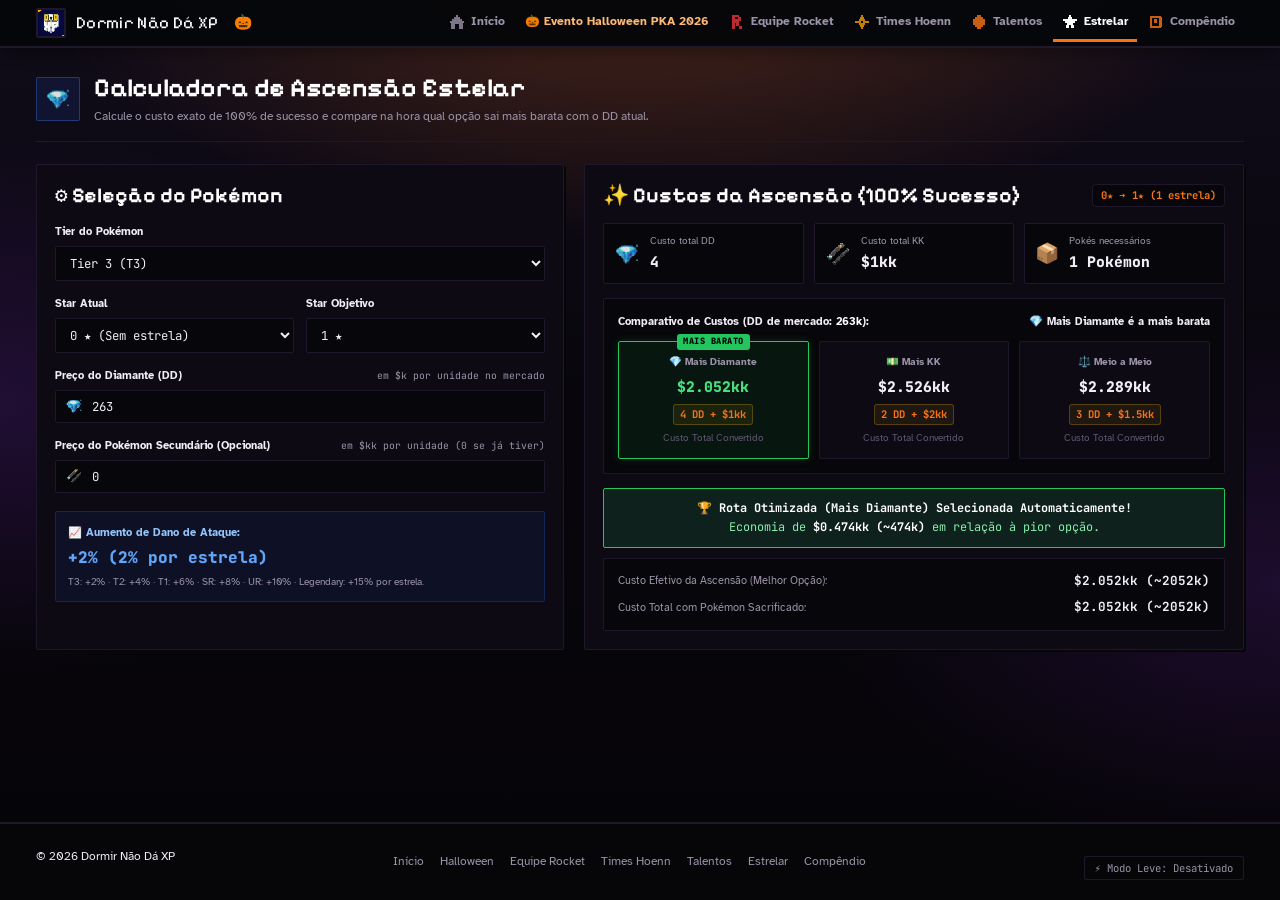
<file: estrelar.html>
<!DOCTYPE html>
<html lang="pt-BR">
<head>
  <meta charset="UTF-8">
  <meta name="viewport" content="width=device-width, initial-scale=1.0">
  <title>Calculadora de Estrelar (Ascensão) — Dormir Não Dá XP</title>
  <meta name="description" content="Calculadora de Ascensão Estelar e otimizador de custos no PokeAlliance. Descubra a forma mais barata de estrelar seu Pokémon.">
  <link rel="icon" type="image/webp" href="assets/img/logo.webp">
  <link rel="preconnect" href="https://fonts.googleapis.com">
  <link rel="preconnect" href="https://fonts.gstatic.com" crossorigin>
  <link href="https://fonts.googleapis.com/css2?family=Atkinson+Hyperlegible:ital,wght@0,400;0,700;1,400;1,700&family=Pixelify+Sans:wght@600;700&display=swap" rel="stylesheet">
  <link rel="stylesheet" href="assets/css/style.css?v=4.7">
</head>
<body>

  <!-- Top Navigation -->
  <header class="navbar">
    <div class="container nav-container">
      <a href="index.html" class="brand">
        <img src="assets/img/logo.webp" alt="Logo" class="brand-img">
        <span>Dormir Não Dá XP</span>
      </a>

      <nav>
        <ul class="nav-links">
          <li>
            <a href="index.html" class="nav-link">
              <svg class="pixel-icon" width="16" height="16" viewBox="0 0 16 16" fill="currentColor" shape-rendering="crispEdges">
                <rect x="7" y="1" width="2" height="2"/><rect x="5" y="3" width="6" height="2"/><rect x="3" y="5" width="10" height="2"/><rect x="1" y="7" width="14" height="2"/><rect x="2" y="9" width="12" height="6"/><rect x="6" y="10" width="4" height="5" fill="var(--black)"/>
              </svg>
              <span>Início</span>
            </a>
          </li>
          <li>
            <a href="halloween.html" class="nav-link">
              <span>🎃 Evento Halloween PKA 2026</span>
            </a>
          </li>
          <li>
            <a href="equipe-rocket.html" class="nav-link">
              <svg class="pixel-icon pixel-icon-rocket" width="16" height="16" viewBox="0 0 16 16" fill="currentColor" shape-rendering="crispEdges">
                <rect x="3" y="1" width="7" height="2"/><rect x="3" y="3" width="9" height="4"/><rect x="6" y="3" width="3" height="2" fill="var(--black)"/><rect x="3" y="7" width="7" height="2"/><rect x="3" y="9" width="3" height="6"/><rect x="7" y="9" width="3" height="3"/><rect x="10" y="12" width="3" height="3"/>
              </svg>
              <span>Equipe Rocket</span>
            </a>
          </li>
          <li>
            <a href="times-hoenn.html" class="nav-link">
              <svg class="pixel-icon pixel-icon-hoenn" width="16" height="16" viewBox="0 0 16 16" fill="currentColor" shape-rendering="crispEdges">
                <rect x="7" y="1" width="2" height="2"/><rect x="6" y="3" width="4" height="2"/><rect x="5" y="5" width="6" height="2"/><rect x="1" y="7" width="14" height="2"/><rect x="5" y="9" width="6" height="2"/><rect x="6" y="11" width="4" height="2"/><rect x="7" y="13" width="2" height="2"/><rect x="7" y="7" width="2" height="2" fill="var(--black)"/>
              </svg>
              <span>Times Hoenn</span>
            </a>
          </li>
          <li>
            <a href="talentos.html" class="nav-link">
              <svg class="pixel-icon pixel-icon-teal" width="16" height="16" viewBox="0 0 16 16" fill="currentColor" shape-rendering="crispEdges">
                <rect x="6" y="1" width="4" height="2"/><rect x="4" y="3" width="8" height="2"/><rect x="2" y="5" width="12" height="6"/><rect x="4" y="11" width="8" height="2"/><rect x="6" y="13" width="4" height="2"/>
              </svg>
              <span>Talentos</span>
            </a>
          </li>
          <li>
            <a href="estrelar.html" class="nav-link active">
              <svg class="pixel-icon" width="16" height="16" viewBox="0 0 16 16" fill="currentColor" shape-rendering="crispEdges">
                <rect x="7" y="1" width="2" height="2"/><rect x="6" y="3" width="4" height="2"/><rect x="1" y="5" width="14" height="2"/><rect x="3" y="7" width="10" height="2"/><rect x="5" y="9" width="6" height="2"/><rect x="4" y="11" width="3" height="3"/><rect x="9" y="11" width="3" height="3"/>
              </svg>
              <span>Estrelar</span>
            </a>
          </li>
          <li>
            <a href="guias.html" class="nav-link">
              <svg class="pixel-icon pixel-icon-teal" width="16" height="16" viewBox="0 0 16 16" fill="currentColor" shape-rendering="crispEdges"><rect x="2" y="2" width="11" height="12"/><rect x="4" y="4" width="7" height="8" fill="var(--black)"/><rect x="6" y="5" width="3" height="4" fill="var(--teal)"/><rect x="13" y="3" width="1" height="10" fill="var(--text-dim)"/>
              </svg>
              <span>Compêndio</span>
            </a>
          </li>
        </ul>
      </nav>
    </div>
  </header>

  <!-- Conteúdo Principal -->
  <main class="container" style="padding-top: 24px; padding-bottom: 48px;">

    <!-- Cabeçalho da Página -->
    <header class="star-page-header">
      <div class="star-title-row">
        <div class="star-title-icon-badge">
          <img src="assets/img/icon_diamond.png" alt="Ascensão Estelar">
        </div>
        <div>
          <h1 class="star-page-title">Calculadora de Ascensão Estelar</h1>
          <p class="star-page-subtitle">Calcule o custo exato de 100% de sucesso e compare na hora qual opção sai mais barata com o DD atual.</p>
        </div>
      </div>
    </header>

    <!-- Layout da Calculadora -->
    <div class="star-calc-grid">

      <!-- Coluna da Esquerda: Configuração Minimalista -->
      <section class="star-calc-panel">
        <h2 class="panel-section-title">
          <span>⚙️ Seleção do Pokémon</span>
        </h2>

        <div class="calc-field-group">
          <label for="starTier" class="calc-label">Tier do Pokémon</label>
          <select id="starTier" class="calc-select">
            <option value="t3" selected>Tier 3 (T3)</option>
            <option value="t2">Tier 2 (T2)</option>
            <option value="t1">Tier 1 (T1)</option>
            <option value="sr">Super Rare (SR)</option>
            <option value="ur">Ultra Rare (UR)</option>
            <option value="legendary">Legendary</option>
          </select>
        </div>

        <div class="star-range-row">
          <div class="calc-field-group" style="flex: 1;">
            <label for="currentStar" class="calc-label">Star Atual</label>
            <select id="currentStar" class="calc-select">
              <option value="0" selected>0 ★ (Sem estrela)</option>
              <option value="1">1 ★</option>
              <option value="2">2 ★</option>
              <option value="3">3 ★</option>
              <option value="4">4 ★</option>
            </select>
          </div>

          <div class="calc-field-group" style="flex: 1;">
            <label for="targetStar" class="calc-label">Star Objetivo</label>
            <select id="targetStar" class="calc-select">
              <option value="1" selected>1 ★</option>
              <option value="2">2 ★</option>
              <option value="3">3 ★</option>
              <option value="4">4 ★</option>
              <option value="5">5 ★ (Máximo)</option>
            </select>
          </div>
        </div>

        <div class="calc-field-group">
          <label for="ddPrice" class="calc-label">
            <span>Preço do Diamante (DD)</span>
            <span class="calc-label-tip">em $k por unidade no mercado</span>
          </label>
          <div class="input-with-icon">
            <img src="assets/img/icon_diamond.png" class="input-inline-icon" alt="Diamond">
            <input type="number" id="ddPrice" class="calc-input" value="263" step="1" min="0" placeholder="Ex: 263">
          </div>
        </div>

        <div class="calc-field-group">
          <label for="fodderCost" class="calc-label">
            <span>Preço do Pokémon Secundário (Opcional)</span>
            <span class="calc-label-tip">em $kk por unidade (0 se já tiver)</span>
          </label>
          <div class="input-with-icon">
            <img src="assets/img/icon_money.png" class="input-inline-icon" alt="Money">
            <input type="number" id="fodderCost" class="calc-input" value="0" step="0.1" min="0" placeholder="Ex: 0">
          </div>
        </div>

        <!-- Box Informativo de Bônus de Dano -->
        <div class="star-bonus-card">
          <div class="star-bonus-title">📈 Aumento de Dano de Ataque:</div>
          <div class="star-bonus-val" id="dmgGainDisplay">+2% (2% por estrela)</div>
          <div class="star-bonus-desc">
            T3: +2% · T2: +4% · T1: +6% · SR: +8% · UR: +10% · Legendary: +15% por estrela.
          </div>
        </div>
      </section>

      <!-- Coluna da Direita: Custo & Comparativo Mais Claro -->
      <section class="star-calc-panel">
        <div class="panel-header-row">
          <h2 class="panel-section-title" style="margin: 0;">
            <span>✨ Custos da Ascensão (100% Sucesso)</span>
          </h2>
          <span class="calc-badge-clean" id="ascensionStepsTitle">0★ ➔ 1★</span>
        </div>

        <!-- Resumo dos Recursos Necessários (Modo Mais Diamante) -->
        <div class="ingame-cost-box-clean">
          <div class="cost-stat-item">
            <div class="cost-stat-icon-wrap">
              <img src="assets/img/icon_diamond.png" alt="Diamond" class="pixel-icon-stat">
            </div>
            <div class="cost-stat-data">
              <span class="cost-stat-label">Custo total DD</span>
              <span class="cost-stat-number" id="costDiamondsDisplay">4</span>
            </div>
          </div>

          <div class="cost-stat-item">
            <div class="cost-stat-icon-wrap">
              <img src="assets/img/icon_money.png" alt="Money" class="pixel-icon-stat">
            </div>
            <div class="cost-stat-data">
              <span class="cost-stat-label">Custo total KK</span>
              <span class="cost-stat-number" id="costKkDisplay">$1kk</span>
            </div>
          </div>

          <div class="cost-stat-item">
            <div class="cost-stat-icon-wrap">
              <span style="font-size: 1.4rem;">📦</span>
            </div>
            <div class="cost-stat-data">
              <span class="cost-stat-label">Pokés necessários</span>
              <span class="cost-stat-number" id="pokesNeededDisplay">1 Pokémon</span>
            </div>
          </div>
        </div>

        <!-- Comparativo das 3 Opções de Pagamento -->
        <div class="calc-comparison-section">
          <div class="comparison-section-header">
            <span>Comparativo de Custos (DD de mercado: <strong id="ddRefHeader">263k</strong>):</span>
            <span id="bestChoiceBadge" class="calc-badge badge-dia">Calculando...</span>
          </div>

          <div class="comp-cards-grid">
            <!-- Opção 1: Mais Diamante -->
            <div class="comp-choice-card" id="compItem_moreDia">
              <div class="choice-card-tag">💎 Mais Diamante</div>
              <div class="choice-card-price" id="compVal_moreDia">$2.052kk</div>
              <div class="choice-card-breakdown" id="compBreak_moreDia">4 DD + $1kk</div>
              <div class="choice-card-sub">Custo Total Convertido</div>
            </div>

            <!-- Opção 2: Mais KK -->
            <div class="comp-choice-card" id="compItem_moreKk">
              <div class="choice-card-tag">💵 Mais KK</div>
              <div class="choice-card-price" id="compVal_moreKk">$3.200kk</div>
              <div class="choice-card-breakdown" id="compBreak_moreKk">2 DD + $2kk</div>
              <div class="choice-card-sub">Custo Total Convertido</div>
            </div>

            <!-- Opção 3: Meio a Meio -->
            <div class="comp-choice-card" id="compItem_balanced">
              <div class="choice-card-tag">⚖️ Meio a Meio</div>
              <div class="choice-card-price" id="compVal_balanced">$2.500kk</div>
              <div class="choice-card-breakdown" id="compBreak_balanced">3 DD + $1.5kk</div>
              <div class="choice-card-sub">Custo Total Convertido</div>
            </div>
          </div>
        </div>

        <!-- Banner de Economia e Resumo Geral -->
        <div class="calc-summary-clean">
          <div id="savingsResultDisplay" class="savings-banner-clean">
            Melhor escolha destacada acima!
          </div>

          <div class="summary-details-list">
            <div class="summary-detail-row">
              <span>Custo Efetivo da Ascensão (Melhor Opção):</span>
              <strong id="totalCostKkDisplay">$2.052kk (~2052k)</strong>
            </div>
            <div class="summary-detail-row">
              <span>Custo Total com Pokémon Sacrificado:</span>
              <strong id="totalInvestmentDisplay">$2.052kk (~2052k)</strong>
            </div>
          </div>
        </div>

      </section>

    </div>

  </main>

  <!-- Footer -->
  <footer class="footer">
    <div class="container footer-content">
      <p>&copy; 2026 Dormir Não Dá XP</p>
      <ul class="footer-links">
        <li><a href="index.html">Início</a></li>
        <li><a href="halloween.html">Halloween</a></li>
        <li><a href="equipe-rocket.html">Equipe Rocket</a></li>
        <li><a href="times-hoenn.html">Times Hoenn</a></li>
        <li><a href="talentos.html">Talentos</a></li>
        <li><a href="estrelar.html">Estrelar</a></li>
        <li><a href="guias.html">Compêndio</a></li>
      </ul>
      <div class="footer-actions" style="margin-top: 6px;">
        <button type="button" class="btn-lite-toggle" onclick="toggleLiteMode()" id="btnLiteToggle" title="Ativar/Desativar otimizações de FPS para PCs mais lentos">
          <span class="lite-icon">⚡</span>
          <span class="lite-text">Modo Leve: Desativado</span>
        </button>
      </div>
    </div>
  </footer>

  <script src="assets/js/estrelar.js?v=2.6"></script>
  <script src="assets/js/main.js?v=2.3" defer></script>
</body>
</html>
</file>
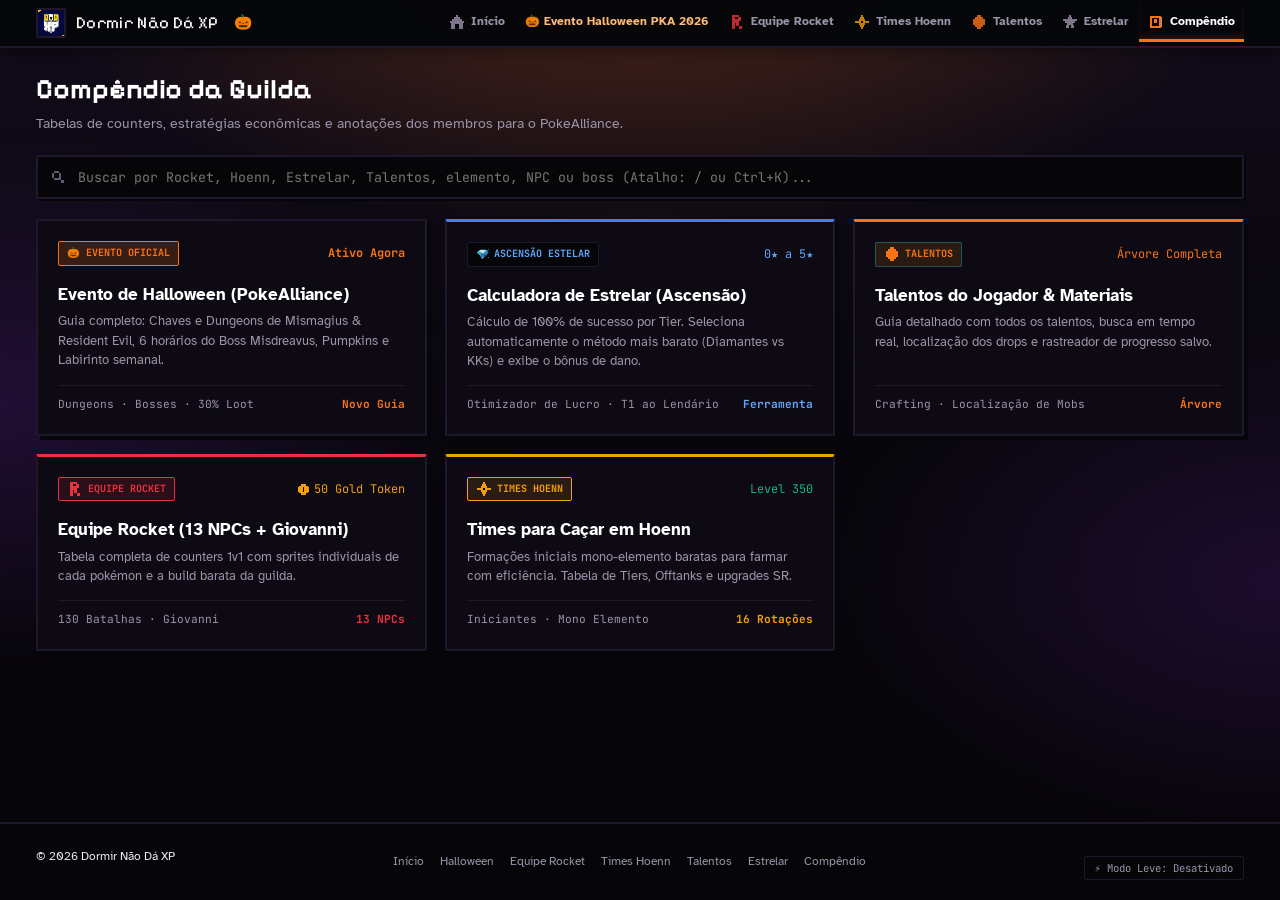
<file: guias.html>
<!DOCTYPE html>
<html lang="pt-BR">
<head>
  <meta charset="UTF-8">
  <meta name="viewport" content="width=device-width, initial-scale=1.0">
  <title>Compêndio — Dormir Não Dá XP</title>
  <meta name="description" content="Guias e tabelas táticas internas da guilda Dormir Não Dá XP no PokeAlliance.">
  <link rel="icon" type="image/webp" href="assets/img/logo.webp">
  <link rel="preconnect" href="https://fonts.googleapis.com">
  <link rel="preconnect" href="https://fonts.gstatic.com" crossorigin>
  <link href="https://fonts.googleapis.com/css2?family=Atkinson+Hyperlegible:ital,wght@0,400;0,700;1,400;1,700&family=Pixelify+Sans:wght@600;700&display=swap" rel="stylesheet">
  <link rel="stylesheet" href="assets/css/style.css?v=4.7">
</head>
<body>

  <!-- Top Navigation com Ícones Pixel Art -->
  <header class="navbar">
    <div class="container nav-container">
      <a href="index.html" class="brand">
        <img src="assets/img/logo.webp" alt="Logo" class="brand-img">
        <span>Dormir Não Dá XP</span>
      </a>

      <nav>
        <ul class="nav-links">
          <li>
            <a href="index.html" class="nav-link">
              <svg class="pixel-icon" width="16" height="16" viewBox="0 0 16 16" fill="currentColor" shape-rendering="crispEdges"><rect x="7" y="1" width="2" height="2"/><rect x="5" y="3" width="6" height="2"/><rect x="3" y="5" width="10" height="2"/><rect x="1" y="7" width="14" height="2"/><rect x="2" y="9" width="12" height="6"/><rect x="6" y="10" width="4" height="5" fill="var(--black)"/></svg>
              <span>Início</span>
            </a>
          </li>
          <li>
            <a href="halloween.html" class="nav-link">
              <span>🎃 Evento Halloween PKA 2026</span>
            </a>
          </li>
          <li>
            <a href="equipe-rocket.html" class="nav-link">
              <svg class="pixel-icon pixel-icon-rocket" width="16" height="16" viewBox="0 0 16 16" fill="currentColor" shape-rendering="crispEdges"><rect x="3" y="1" width="7" height="2"/><rect x="3" y="3" width="9" height="4"/><rect x="6" y="3" width="3" height="2" fill="var(--black)"/><rect x="3" y="7" width="7" height="2"/><rect x="3" y="9" width="3" height="6"/><rect x="7" y="9" width="3" height="3"/><rect x="10" y="12" width="3" height="3"/></svg>
              <span>Equipe Rocket</span>
            </a>
          </li>
          <li>
            <a href="times-hoenn.html" class="nav-link">
              <svg class="pixel-icon pixel-icon-hoenn" width="16" height="16" viewBox="0 0 16 16" fill="currentColor" shape-rendering="crispEdges"><rect x="7" y="1" width="2" height="2"/><rect x="6" y="3" width="4" height="2"/><rect x="5" y="5" width="6" height="2"/><rect x="1" y="7" width="14" height="2"/><rect x="5" y="9" width="6" height="2"/><rect x="6" y="11" width="4" height="2"/><rect x="7" y="13" width="2" height="2"/><rect x="7" y="7" width="2" height="2" fill="var(--black)"/></svg>
              <span>Times Hoenn</span>
            </a>
          </li>
          <li>
            <a href="talentos.html" class="nav-link">
              <svg class="pixel-icon pixel-icon-teal" width="16" height="16" viewBox="0 0 16 16" fill="currentColor" shape-rendering="crispEdges">
                <rect x="6" y="1" width="4" height="2"/><rect x="4" y="3" width="8" height="2"/><rect x="2" y="5" width="12" height="6"/><rect x="4" y="11" width="8" height="2"/><rect x="6" y="13" width="4" height="2"/>
              </svg>
              <span>Talentos</span>
            </a>
          </li>
          <li>
            <a href="estrelar.html" class="nav-link">
              <svg class="pixel-icon" width="16" height="16" viewBox="0 0 16 16" fill="currentColor" shape-rendering="crispEdges">
                <rect x="7" y="1" width="2" height="2"/><rect x="6" y="3" width="4" height="2"/><rect x="1" y="5" width="14" height="2"/><rect x="3" y="7" width="10" height="2"/><rect x="5" y="9" width="6" height="2"/><rect x="4" y="11" width="3" height="3"/><rect x="9" y="11" width="3" height="3"/>
              </svg>
              <span>Estrelar</span>
            </a>
          </li>
          <li>
            <a href="guias.html" class="nav-link active">
              <svg class="pixel-icon pixel-icon-teal" width="16" height="16" viewBox="0 0 16 16" fill="currentColor" shape-rendering="crispEdges"><rect x="2" y="2" width="11" height="12"/><rect x="4" y="4" width="7" height="8" fill="var(--black)"/><rect x="6" y="5" width="3" height="4" fill="var(--teal)"/><rect x="13" y="3" width="1" height="10" fill="var(--text-dim)"/></svg>
              <span>Compêndio</span>
            </a>
          </li>
        </ul>
      </nav>
    </div>
  </header>

  <!-- Conteúdo Principal -->
  <main class="container" style="padding-top: 24px; padding-bottom: 48px;">
    <div style="margin-bottom: 20px;">
      <h1 style="font-size: 2rem; margin-bottom: 6px;">Compêndio da Guilda</h1>
      <p style="color: var(--text-dim); font-size: 1rem;">
        Tabelas de counters, estratégias econômicas e anotações dos membros para o PokeAlliance.
      </p>
    </div>

    <!-- Barra de Busca com Ícone Pixel Art -->
    <div class="search-wrapper">
      <svg class="pixel-icon search-pixel-icon" width="16" height="16" viewBox="0 0 16 16" fill="currentColor" shape-rendering="crispEdges"><rect x="4" y="2" width="5" height="2"/><rect x="2" y="4" width="2" height="5"/><rect x="9" y="4" width="2" height="5"/><rect x="4" y="9" width="5" height="2"/><rect x="9" y="9" width="2" height="2"/><rect x="11" y="11" width="3" height="3"/></svg>
      <input type="text" id="guideSearch" class="search-input" placeholder="Buscar por Rocket, Hoenn, Estrelar, Talentos, elemento, NPC ou boss (Atalho: / ou Ctrl+K)...">
    </div>

    <!-- Grid de Guias -->
    <div class="cards-grid" id="guidesGrid">

      <!-- Guia Especial: Evento de Halloween -->
      <a href="halloween.html" class="card guide-card-item" data-category="halloween" data-title="Evento de Halloween PokeAlliance Dungeons Mismagius Resident Evil Boss Misdreavus Pumpkin Labirinto" data-desc="Guia oficial do evento de Halloween: Dungeons Mismagius e Resident Evil, Boss Global Misdreavus com 6 spawns diários, Halloween Pumpkins nas hunts e Labirinto semanal." data-tags="halloween evento mismagius resident evil misdreavus boss global pumpkin abobora lavender cidade labirinto chaves souvenir buffs drops">
        <div style="display: flex; justify-content: space-between; align-items: center; margin-bottom: 8px;">
          <span class="tag" style="background: rgba(249, 115, 22, 0.18); color: var(--guild-gold); border: 1px solid var(--guild-gold); display: inline-flex; align-items: center; gap: 4px;">
            🎃 Evento Oficial
          </span>
          <span class="font-mono" style="color: var(--guild-gold); font-weight: 700;">Ativo Agora</span>
        </div>
        <h3 class="card-title">Evento de Halloween (PokeAlliance)</h3>
        <p class="card-desc">Guia completo: Chaves e Dungeons de Mismagius & Resident Evil, 6 horários do Boss Misdreavus, Pumpkins e Labirinto semanal.</p>
        <div class="card-footer">
          <span>Dungeons · Bosses · 30% Loot</span>
          <span style="color: var(--guild-gold); font-weight: 700;">Novo Guia</span>
        </div>
      </a>

      <!-- Guia 1: Ascensão Estelar -->
      <a href="estrelar.html" class="card guide-card-item" data-category="economia" data-title="Calculadora de Ascensão Estelar 100% Sucesso Otimizador" data-desc="Calculadora de custos exatos para colocar de 0 a 5 estrelas em Pokémon de todos os tiers. Compara na hora se vale mais a pena pagar em Diamante ou KK." data-tags="estrelar ascensao estrelas diamantes kk calculadora tier bonus dano economia t1 t2 t3 sr ur lendario">
        <div style="display: flex; justify-content: space-between; align-items: center; margin-bottom: 8px;">
          <span class="tag tag-star-meta" style="display: inline-flex; align-items: center; gap: 4px;">
            <img src="assets/img/icon_diamond.png" alt="Diamante" style="width: 14px; height: 14px; image-rendering: pixelated;"> Ascensão Estelar
          </span>
          <span class="font-mono" style="color: #60a5fa;">0★ a 5★</span>
        </div>
        <h3 class="card-title">Calculadora de Estrelar (Ascensão)</h3>
        <p class="card-desc">Cálculo de 100% de sucesso por Tier. Seleciona automaticamente o método mais barato (Diamantes vs KKs) e exibe o bônus de dano.</p>
        <div class="card-footer">
          <span>Otimizador de Lucro · T1 ao Lendário</span>
          <span style="color: #60a5fa; font-weight: 700;">Ferramenta</span>
        </div>
      </a>

      <!-- Guia 2: Talentos do Jogador -->
      <a href="talentos.html" class="card guide-card-item" data-category="talentos" data-title="Talentos do Jogador Árvore Materiais e Drops" data-desc="Árvore interativa de talentos por categoria, itens de craft, porcentagem de drops e localização dos Pokémon para farm." data-tags="talentos itens drops localizacao materiais pokemon arvore craft farm personagem caçador pescador">
        <div style="display: flex; justify-content: space-between; align-items: center; margin-bottom: 8px;">
          <span class="tag tag-quest" style="color: var(--teal); border-color: rgba(32, 178, 170, 0.4);">
            <svg class="pixel-icon pixel-icon-teal" width="16" height="16" viewBox="0 0 16 16" fill="currentColor" shape-rendering="crispEdges">
              <rect x="6" y="1" width="4" height="2"/><rect x="4" y="3" width="8" height="2"/><rect x="2" y="5" width="12" height="6"/><rect x="4" y="11" width="8" height="2"/><rect x="6" y="13" width="4" height="2"/>
            </svg> Talentos
          </span>
          <span class="font-mono" style="color: var(--teal);">Árvore Completa</span>
        </div>
        <h3 class="card-title">Talentos do Jogador & Materiais</h3>
        <p class="card-desc">Guia detalhado com todos os talentos, busca em tempo real, localização dos drops e rastreador de progresso salvo.</p>
        <div class="card-footer">
          <span>Crafting · Localização de Mobs</span>
          <span style="color: var(--teal); font-weight: 700;">Árvore</span>
        </div>
      </a>

      <!-- Guia 3: Equipe Rocket -->
      <a href="equipe-rocket.html" class="card guide-card-item" data-category="rocket" data-title="Equipe Rocket Guia e Counters 13 NPCs" data-desc="Tabela com todos os 13 NPCs da Rocket, Giovanni, sprites e estratégia de time econômico barato." data-tags="rocket giovanni tokens shadow frost thorn cipher phoenix scythe mirage zephyr obsidian vortex tempest eclipse">
        <div style="display: flex; justify-content: space-between; align-items: center; margin-bottom: 8px;">
          <span class="tag tag-rocket"><svg class="pixel-icon pixel-icon-rocket" width="16" height="16" viewBox="0 0 16 16" fill="currentColor" shape-rendering="crispEdges"><rect x="3" y="1" width="7" height="2"/><rect x="3" y="3" width="9" height="4"/><rect x="6" y="3" width="3" height="2" fill="var(--black)"/><rect x="3" y="7" width="7" height="2"/><rect x="3" y="9" width="3" height="6"/><rect x="7" y="9" width="3" height="3"/><rect x="10" y="12" width="3" height="3"/></svg> Equipe Rocket</span>
          <span class="font-mono" style="color: var(--hoenn); display: inline-flex; align-items: center; gap: 4px;"><svg class="pixel-icon" width="13" height="13" viewBox="0 0 14 14" fill="currentColor" shape-rendering="crispEdges"><rect x="4" y="1" width="6" height="12"/><rect x="2" y="3" width="10" height="8"/><rect x="1" y="4" width="12" height="6"/><rect x="6" y="4" width="2" height="6" fill="var(--black)"/></svg> 50 Gold Token</span>
        </div>
        <h3 class="card-title">Equipe Rocket (13 NPCs + Giovanni)</h3>
        <p class="card-desc">Tabela completa de counters 1v1 com sprites individuais de cada pokémon e a build barata da guilda.</p>
        <div class="card-footer">
          <span>130 Batalhas · Giovanni</span>
          <span style="color: var(--rocket); font-weight: 700;">13 NPCs</span>
        </div>
      </a>

      <!-- Guia 4: Times de Hoenn -->
      <a href="times-hoenn.html" class="card guide-card-item" data-category="hoenn" data-title="Times para Caçar em Hoenn Iniciantes Mono Elemento" data-desc="Sugestões de times mono-elemento baratos para iniciar Hoenn com Tiers, Offtanks, Upgrades de SR e Prós/Contras." data-tags="hoenn hunt times rotação elemento dark ghost electric fairy fighting fire flying grass ground ice poison psychic rock steel water bug dragon smeargle hitmonchan">
        <div style="display: flex; justify-content: space-between; align-items: center; margin-bottom: 8px;">
          <span class="tag tag-quest"><svg class="pixel-icon pixel-icon-hoenn" width="16" height="16" viewBox="0 0 16 16" fill="currentColor" shape-rendering="crispEdges"><rect x="7" y="1" width="2" height="2"/><rect x="6" y="3" width="4" height="2"/><rect x="5" y="5" width="6" height="2"/><rect x="1" y="7" width="14" height="2"/><rect x="5" y="9" width="6" height="2"/><rect x="6" y="11" width="4" height="2"/><rect x="7" y="13" width="2" height="2"/><rect x="7" y="7" width="2" height="2" fill="var(--black)"/></svg> Times Hoenn</span>
          <span class="font-mono" style="color: var(--status-resist);">Level 350</span>
        </div>
        <h3 class="card-title">Times para Caçar em Hoenn</h3>
        <p class="card-desc">Formações iniciais mono-elemento baratas para farmar com eficiência. Tabela de Tiers, Offtanks e upgrades SR.</p>
        <div class="card-footer">
          <span>Iniciantes · Mono Elemento</span>
          <span style="color: var(--hoenn); font-weight: 700;">16 Rotações</span>
        </div>
      </a>

    </div>

    <div id="noResults" style="display: none; padding: 24px; background: var(--bg-1); border: 2px solid var(--bg-2); border-radius: var(--radius); text-align: center; color: var(--text-dim); font-family: var(--font-mono);">
      Nenhum guia encontrado para os termos pesquisados.
    </div>
  </main>

  <!-- Footer -->
  <footer class="footer">
    <div class="container footer-content">
      <p>&copy; 2026 Dormir Não Dá XP</p>
      <ul class="footer-links">
        <li><a href="index.html">Início</a></li>
        <li><a href="halloween.html">Halloween</a></li>
        <li><a href="equipe-rocket.html">Equipe Rocket</a></li>
        <li><a href="times-hoenn.html">Times Hoenn</a></li>
        <li><a href="talentos.html">Talentos</a></li>
        <li><a href="estrelar.html">Estrelar</a></li>
        <li><a href="guias.html">Compêndio</a></li>
      </ul>
          <div class="footer-actions" style="margin-top: 6px;">
        <button type="button" class="btn-lite-toggle" onclick="toggleLiteMode()" id="btnLiteToggle" title="Ativar/Desativar otimizações de FPS para PCs mais lentos">
          <span class="lite-icon">⚡</span>
          <span class="lite-text">Modo Leve: Desativado</span>
        </button>
      </div>
    </div>
  </footer>

  <script src="assets/js/main.js?v=2.3" defer></script>
</body>
</html>
</file>
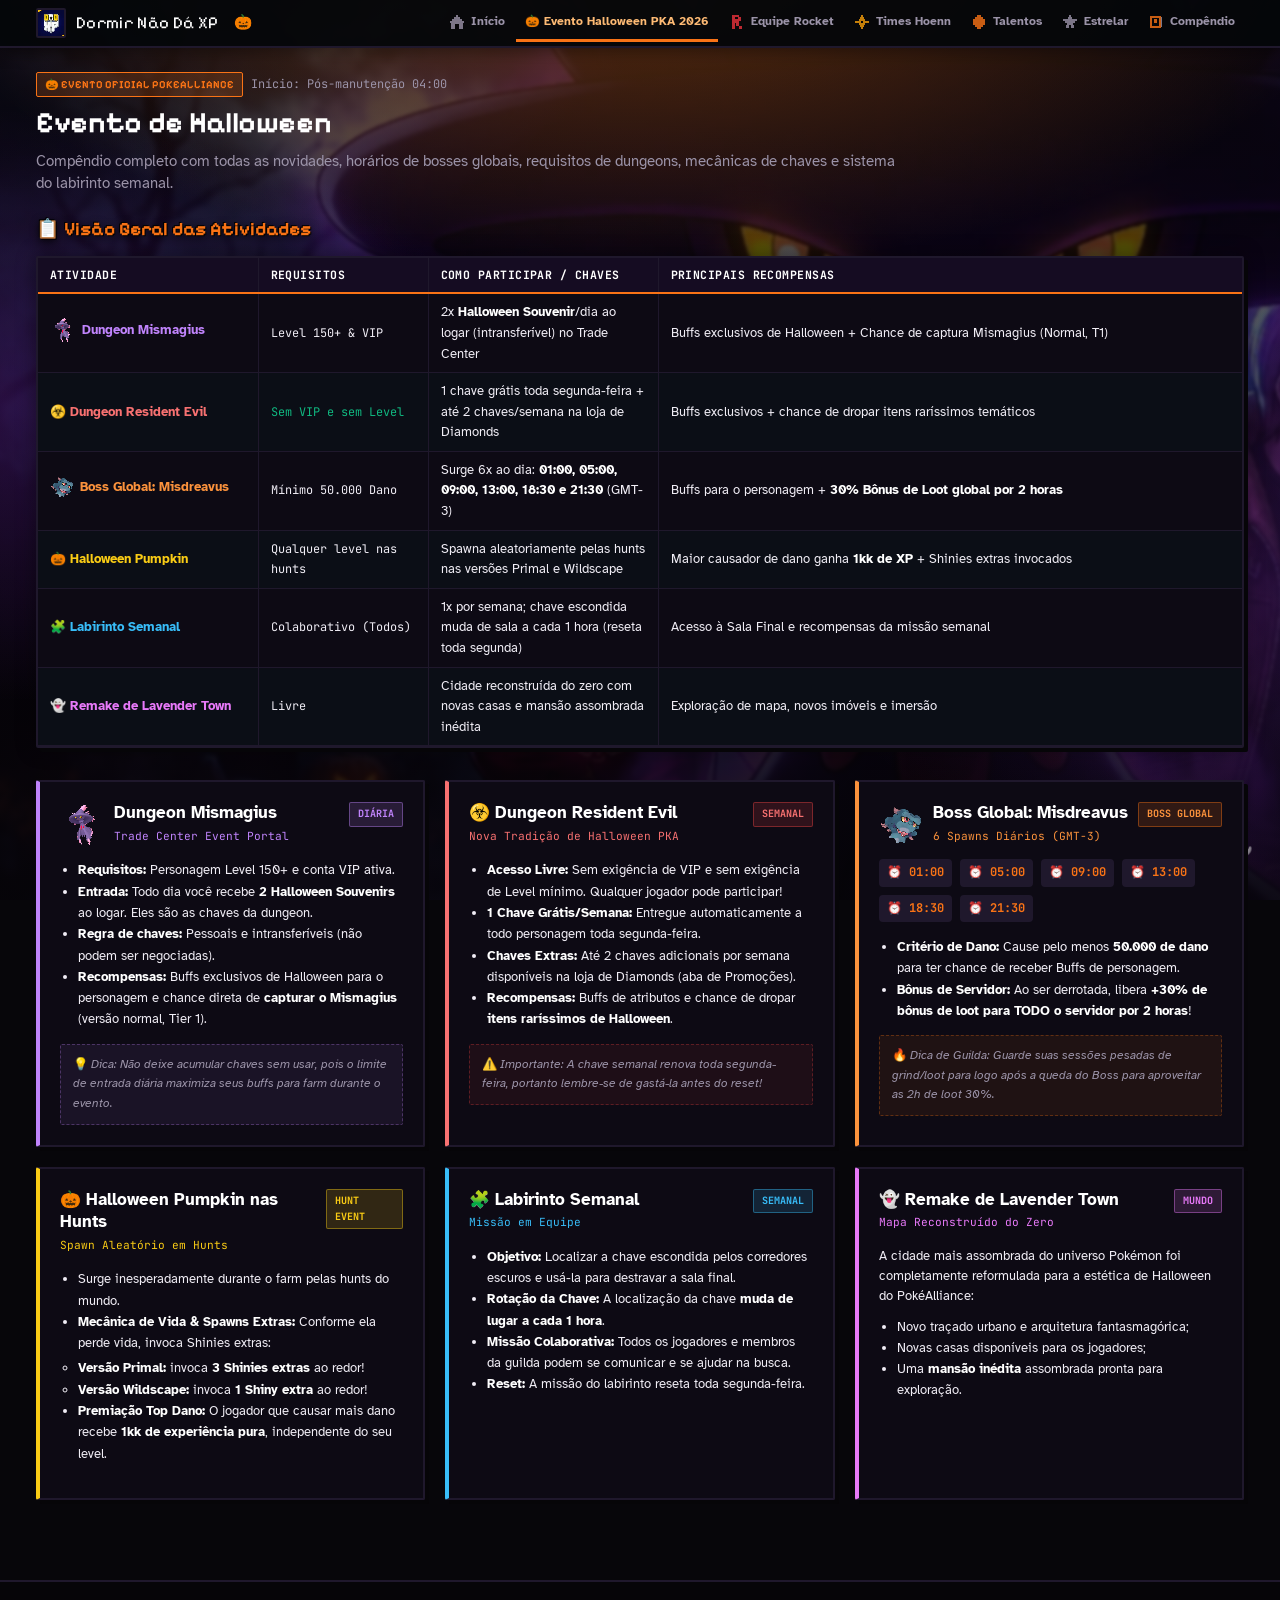
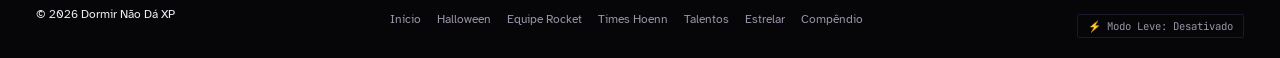
<file: halloween.html>
<!DOCTYPE html>
<html lang="pt-BR">
<head>
  <meta charset="UTF-8">
  <meta name="viewport" content="width=device-width, initial-scale=1.0">
  <title>Evento de Halloween — Dormir Não Dá XP</title>
  <meta name="description" content="Guia completo do Evento de Halloween do PokeAlliance: Dungeons Mismagius e Resident Evil, Boss Global Misdreavus, Halloween Pumpkins e Labirinto Semanal.">
  <link rel="icon" type="image/webp" href="assets/img/logo.webp">
  <link rel="preconnect" href="https://fonts.googleapis.com">
  <link rel="preconnect" href="https://fonts.gstatic.com" crossorigin>
  <link href="https://fonts.googleapis.com/css2?family=Atkinson+Hyperlegible:ital,wght@0,400;0,700;1,400;1,700&family=Pixelify+Sans:wght@600;700&display=swap" rel="stylesheet">
  <link rel="stylesheet" href="assets/css/style.css?v=4.7">
</head>
<body>

  <!-- Background de Gameplay da Guilda com Ambientação Halloween -->
  <div class="gameplay-bg-layer" aria-hidden="true">
    <div class="gameplay-bg-img"></div>
    <div class="gameplay-bg-overlay"></div>
  </div>

  <!-- Top Navigation com Ícones Pixel Art -->
  <header class="navbar">
    <div class="container nav-container">
      <a href="index.html" class="brand">
        <img src="assets/img/logo.webp" alt="Logo" class="brand-img">
        <span>Dormir Não Dá XP</span>
      </a>

      <nav>
        <ul class="nav-links">
          <li>
            <a href="index.html" class="nav-link">
              <svg class="pixel-icon" width="16" height="16" viewBox="0 0 16 16" fill="currentColor" shape-rendering="crispEdges"><rect x="7" y="1" width="2" height="2"/><rect x="5" y="3" width="6" height="2"/><rect x="3" y="5" width="10" height="2"/><rect x="1" y="7" width="14" height="2"/><rect x="2" y="9" width="12" height="6"/><rect x="6" y="10" width="4" height="5" fill="var(--black)"/></svg>
              <span>Início</span>
            </a>
          </li>
          <li>
            <a href="halloween.html" class="nav-link active">
              <span>🎃 Evento Halloween PKA 2026</span>
            </a>
          </li>
          <li>
            <a href="equipe-rocket.html" class="nav-link">
              <svg class="pixel-icon pixel-icon-rocket" width="16" height="16" viewBox="0 0 16 16" fill="currentColor" shape-rendering="crispEdges"><rect x="3" y="1" width="7" height="2"/><rect x="3" y="3" width="9" height="4"/><rect x="6" y="3" width="3" height="2" fill="var(--black)"/><rect x="3" y="7" width="7" height="2"/><rect x="3" y="9" width="3" height="6"/><rect x="7" y="9" width="3" height="3"/><rect x="10" y="12" width="3" height="3"/></svg>
              <span>Equipe Rocket</span>
            </a>
          </li>
          <li>
            <a href="times-hoenn.html" class="nav-link">
              <svg class="pixel-icon pixel-icon-hoenn" width="16" height="16" viewBox="0 0 16 16" fill="currentColor" shape-rendering="crispEdges"><rect x="7" y="1" width="2" height="2"/><rect x="6" y="3" width="4" height="2"/><rect x="5" y="5" width="6" height="2"/><rect x="1" y="7" width="14" height="2"/><rect x="5" y="9" width="6" height="2"/><rect x="6" y="11" width="4" height="2"/><rect x="7" y="13" width="2" height="2"/><rect x="7" y="7" width="2" height="2" fill="var(--black)"/></svg>
              <span>Times Hoenn</span>
            </a>
          </li>
          <li>
            <a href="talentos.html" class="nav-link">
              <svg class="pixel-icon pixel-icon-teal" width="16" height="16" viewBox="0 0 16 16" fill="currentColor" shape-rendering="crispEdges">
                <rect x="6" y="1" width="4" height="2"/><rect x="4" y="3" width="8" height="2"/><rect x="2" y="5" width="12" height="6"/><rect x="4" y="11" width="8" height="2"/><rect x="6" y="13" width="4" height="2"/>
              </svg>
              <span>Talentos</span>
            </a>
          </li>
          <li>
            <a href="estrelar.html" class="nav-link">
              <svg class="pixel-icon" width="16" height="16" viewBox="0 0 16 16" fill="currentColor" shape-rendering="crispEdges">
                <rect x="7" y="1" width="2" height="2"/><rect x="6" y="3" width="4" height="2"/><rect x="1" y="5" width="14" height="2"/><rect x="3" y="7" width="10" height="2"/><rect x="5" y="9" width="6" height="2"/><rect x="4" y="11" width="3" height="3"/><rect x="9" y="11" width="3" height="3"/>
              </svg>
              <span>Estrelar</span>
            </a>
          </li>
          <li>
            <a href="guias.html" class="nav-link">
              <svg class="pixel-icon pixel-icon-teal" width="16" height="16" viewBox="0 0 16 16" fill="currentColor" shape-rendering="crispEdges"><rect x="2" y="2" width="11" height="12"/><rect x="4" y="4" width="7" height="8" fill="var(--black)"/><rect x="6" y="5" width="3" height="4" fill="var(--teal)"/><rect x="13" y="3" width="1" height="10" fill="var(--text-dim)"/></svg>
              <span>Compêndio</span>
            </a>
          </li>
        </ul>
      </nav>
    </div>
  </header>

  <!-- Conteúdo Principal -->
  <main class="container" style="padding-top: 24px; padding-bottom: 48px;">

    <!-- Cabeçalho da Página -->
    <div style="margin-bottom: 24px;">
      <div style="display: inline-flex; align-items: center; gap: 8px; margin-bottom: 8px;">
        <span class="tag" style="background: rgba(249, 115, 22, 0.18); color: var(--guild-gold); border: 1px solid var(--guild-gold); font-family: var(--font-pixel); font-size: 0.78rem;">
          🎃 EVENTO OFICIAL POKEALLIANCE
        </span>
        <span class="font-mono" style="color: var(--text-dim); font-size: 0.85rem;">Início: Pós-manutenção 04:00</span>
      </div>
      <h1 style="font-size: 2.1rem; margin-bottom: 8px; color: #ffffff; display: flex; align-items: center; gap: 12px; flex-wrap: wrap;">
        <span>Evento de Halloween</span>
      </h1>
      <p style="color: var(--text-dim); font-size: 1.05rem; max-width: 860px; line-height: 1.5;">
        Compêndio completo com todas as novidades, horários de bosses globais, requisitos de dungeons, mecânicas de chaves e sistema do labirinto semanal.
      </p>
    </div>

    <!-- Tabela Resumo Rápido do Evento -->
    <section style="margin-bottom: 32px;">
      <div class="section-header">
        <h2 class="section-title">
          <span>📋 Visão Geral das Atividades</span>
        </h2>
      </div>

      <div class="table-responsive">
        <table class="wiki-table">
          <thead>
            <tr>
              <th style="width: 220px;">Atividade</th>
              <th style="width: 170px;">Requisitos</th>
              <th style="width: 230px;">Como Participar / Chaves</th>
              <th>Principais Recompensas</th>
            </tr>
          </thead>
          <tbody>
            <tr>
              <td>
                <span style="font-weight: 700; color: #c084fc; display: inline-flex; align-items: center; gap: 6px;">
                  <img src="assets/img/pokemon/mismagius.png" alt="Mismagius" style="width: 26px; height: 26px; image-rendering: pixelated;">
                  Dungeon Mismagius
                </span>
              </td>
              <td><span class="font-mono">Level 150+ & VIP</span></td>
              <td>2x <strong>Halloween Souvenir</strong>/dia ao logar (intransferível) no Trade Center</td>
              <td>Buffs exclusivos de Halloween + Chance de captura Mismagius (Normal, T1)</td>
            </tr>
            <tr>
              <td>
                <span style="font-weight: 700; color: #f87171; display: inline-flex; align-items: center; gap: 6px;">
                  ☣️ Dungeon Resident Evil
                </span>
              </td>
              <td><span class="font-mono" style="color: var(--status-resist);">Sem VIP e sem Level</span></td>
              <td>1 chave grátis toda segunda-feira + até 2 chaves/semana na loja de Diamonds</td>
              <td>Buffs exclusivos + chance de dropar itens raríssimos temáticos</td>
            </tr>
            <tr>
              <td>
                <span style="font-weight: 700; color: #fb923c; display: inline-flex; align-items: center; gap: 6px;">
                  <img src="assets/img/pokemon/misdreavus.png" alt="Misdreavus" style="width: 24px; height: 24px; image-rendering: pixelated;">
                  Boss Global: Misdreavus
                </span>
              </td>
              <td><span class="font-mono">Mínimo 50.000 Dano</span></td>
              <td>Surge 6x ao dia: <strong>01:00, 05:00, 09:00, 13:00, 18:30 e 21:30</strong> (GMT-3)</td>
              <td>Buffs para o personagem + <strong>30% Bônus de Loot global por 2 horas</strong></td>
            </tr>
            <tr>
              <td>
                <span style="font-weight: 700; color: #facc15; display: inline-flex; align-items: center; gap: 6px;">
                  🎃 Halloween Pumpkin
                </span>
              </td>
              <td><span class="font-mono">Qualquer level nas hunts</span></td>
              <td>Spawna aleatoriamente pelas hunts nas versões Primal e Wildscape</td>
              <td>Maior causador de dano ganha <strong>1kk de XP</strong> + Shinies extras invocados</td>
            </tr>
            <tr>
              <td>
                <span style="font-weight: 700; color: #38bdf8; display: inline-flex; align-items: center; gap: 6px;">
                  🧩 Labirinto Semanal
                </span>
              </td>
              <td><span class="font-mono">Colaborativo (Todos)</span></td>
              <td>1x por semana; chave escondida muda de sala a cada 1 hora (reseta toda segunda)</td>
              <td>Acesso à Sala Final e recompensas da missão semanal</td>
            </tr>
            <tr>
              <td>
                <span style="font-weight: 700; color: #e879f9; display: inline-flex; align-items: center; gap: 6px;">
                  👻 Remake de Lavender Town
                </span>
              </td>
              <td><span class="font-mono">Livre</span></td>
              <td>Cidade reconstruída do zero com novas casas e mansão assombrada inédita</td>
              <td>Exploração de mapa, novos imóveis e imersão</td>
            </tr>
          </tbody>
        </table>
      </div>
    </section>

    <!-- Grid Detalhado com as Mecânicas -->
    <div style="display: grid; grid-template-columns: repeat(auto-fit, minmax(340px, 1fr)); gap: 20px; margin-bottom: 32px;">

      <!-- Card 1: Dungeon Mismagius -->
      <div class="card" style="border-left: 4px solid #c084fc;">
        <div style="display: flex; justify-content: space-between; align-items: flex-start; margin-bottom: 12px;">
          <div style="display: flex; align-items: center; gap: 10px;">
            <img src="assets/img/pokemon/mismagius.png" alt="Mismagius" style="width: 44px; height: 44px; image-rendering: pixelated;">
            <div>
              <h3 style="margin: 0; font-size: 1.2rem; color: #ffffff;">Dungeon Mismagius</h3>
              <span class="font-mono" style="font-size: 0.8rem; color: #c084fc;">Trade Center Event Portal</span>
            </div>
          </div>
          <span class="tag" style="background: rgba(192, 132, 252, 0.15); color: #c084fc; border: 1px solid rgba(192, 132, 252, 0.4);">Diária</span>
        </div>

        <ul style="padding-left: 18px; margin: 0 0 14px; font-size: 0.95rem; line-height: 1.6; color: var(--text);">
          <li><strong>Requisitos:</strong> Personagem Level 150+ e conta VIP ativa.</li>
          <li><strong>Entrada:</strong> Todo dia você recebe <strong>2 Halloween Souvenirs</strong> ao logar. Eles são as chaves da dungeon.</li>
          <li><strong>Regra de chaves:</strong> Pessoais e intransferíveis (não podem ser negociadas).</li>
          <li><strong>Recompensas:</strong> Buffs exclusivos de Halloween para o personagem e chance direta de <strong>capturar o Mismagius</strong> (versão normal, Tier 1).</li>
        </ul>

        <div style="padding: 10px 12px; background: rgba(192, 132, 252, 0.08); border-radius: var(--radius); border: 1px dashed rgba(192, 132, 252, 0.3); font-size: 0.88rem; color: var(--text-dim);">
          💡 <em>Dica: Não deixe acumular chaves sem usar, pois o limite de entrada diária maximiza seus buffs para farm durante o evento.</em>
        </div>
      </div>

      <!-- Card 2: Dungeon Resident Evil -->
      <div class="card" style="border-left: 4px solid #f87171;">
        <div style="display: flex; justify-content: space-between; align-items: flex-start; margin-bottom: 12px;">
          <div>
            <h3 style="margin: 0; font-size: 1.2rem; color: #ffffff;">☣️ Dungeon Resident Evil</h3>
            <span class="font-mono" style="font-size: 0.8rem; color: #f87171;">Nova Tradição de Halloween PKA</span>
          </div>
          <span class="tag" style="background: rgba(239, 68, 68, 0.15); color: #f87171; border: 1px solid rgba(239, 68, 68, 0.4);">Semanal</span>
        </div>

        <ul style="padding-left: 18px; margin: 0 0 14px; font-size: 0.95rem; line-height: 1.6; color: var(--text);">
          <li><strong>Acesso Livre:</strong> Sem exigência de VIP e sem exigência de Level mínimo. Qualquer jogador pode participar!</li>
          <li><strong>1 Chave Grátis/Semana:</strong> Entregue automaticamente a todo personagem toda segunda-feira.</li>
          <li><strong>Chaves Extras:</strong> Até 2 chaves adicionais por semana disponíveis na loja de Diamonds (aba de Promoções).</li>
          <li><strong>Recompensas:</strong> Buffs de atributos e chance de dropar <strong>itens raríssimos de Halloween</strong>.</li>
        </ul>

        <div style="padding: 10px 12px; background: rgba(239, 68, 68, 0.08); border-radius: var(--radius); border: 1px dashed rgba(239, 68, 68, 0.3); font-size: 0.88rem; color: var(--text-dim);">
          ⚠️ <em>Importante: A chave semanal renova toda segunda-feira, portanto lembre-se de gastá-la antes do reset!</em>
        </div>
      </div>

      <!-- Card 3: Boss Global Misdreavus -->
      <div class="card" style="border-left: 4px solid #fb923c;">
        <div style="display: flex; justify-content: space-between; align-items: flex-start; margin-bottom: 12px;">
          <div style="display: flex; align-items: center; gap: 10px;">
            <img src="assets/img/pokemon/misdreavus.png" alt="Misdreavus" style="width: 44px; height: 44px; image-rendering: pixelated;">
            <div>
              <h3 style="margin: 0; font-size: 1.2rem; color: #ffffff;">Boss Global: Misdreavus</h3>
              <span class="font-mono" style="font-size: 0.8rem; color: #fb923c;">6 Spawns Diários (GMT-3)</span>
            </div>
          </div>
          <span class="tag" style="background: rgba(249, 115, 22, 0.15); color: #fb923c; border: 1px solid rgba(249, 115, 22, 0.4);">Boss Global</span>
        </div>

        <div style="display: flex; flex-wrap: wrap; gap: 8px; margin-bottom: 14px;">
          <span class="font-mono" style="padding: 4px 8px; background: var(--bg-2); border-radius: 4px; font-size: 0.86rem; color: var(--guild-gold); font-weight: 700;">⏰ 01:00</span>
          <span class="font-mono" style="padding: 4px 8px; background: var(--bg-2); border-radius: 4px; font-size: 0.86rem; color: var(--guild-gold); font-weight: 700;">⏰ 05:00</span>
          <span class="font-mono" style="padding: 4px 8px; background: var(--bg-2); border-radius: 4px; font-size: 0.86rem; color: var(--guild-gold); font-weight: 700;">⏰ 09:00</span>
          <span class="font-mono" style="padding: 4px 8px; background: var(--bg-2); border-radius: 4px; font-size: 0.86rem; color: var(--guild-gold); font-weight: 700;">⏰ 13:00</span>
          <span class="font-mono" style="padding: 4px 8px; background: var(--bg-2); border-radius: 4px; font-size: 0.86rem; color: var(--guild-gold); font-weight: 700;">⏰ 18:30</span>
          <span class="font-mono" style="padding: 4px 8px; background: var(--bg-2); border-radius: 4px; font-size: 0.86rem; color: var(--guild-gold); font-weight: 700;">⏰ 21:30</span>
        </div>

        <ul style="padding-left: 18px; margin: 0 0 14px; font-size: 0.95rem; line-height: 1.6; color: var(--text);">
          <li><strong>Critério de Dano:</strong> Cause pelo menos <strong>50.000 de dano</strong> para ter chance de receber Buffs de personagem.</li>
          <li><strong>Bônus de Servidor:</strong> Ao ser derrotada, libera <strong>+30% de bônus de loot para TODO o servidor por 2 horas</strong>!</li>
        </ul>

        <div style="padding: 10px 12px; background: rgba(249, 115, 22, 0.08); border-radius: var(--radius); border: 1px dashed rgba(249, 115, 22, 0.3); font-size: 0.88rem; color: var(--text-dim);">
          🔥 <em>Dica de Guilda: Guarde suas sessões pesadas de grind/loot para logo após a queda do Boss para aproveitar as 2h de loot 30%.</em>
        </div>
      </div>

      <!-- Card 4: Halloween Pumpkin & Shinies -->
      <div class="card" style="border-left: 4px solid #facc15;">
        <div style="display: flex; justify-content: space-between; align-items: flex-start; margin-bottom: 12px;">
          <div>
            <h3 style="margin: 0; font-size: 1.2rem; color: #ffffff;">🎃 Halloween Pumpkin nas Hunts</h3>
            <span class="font-mono" style="font-size: 0.8rem; color: #facc15;">Spawn Aleatório em Hunts</span>
          </div>
          <span class="tag" style="background: rgba(250, 204, 21, 0.15); color: #facc15; border: 1px solid rgba(250, 204, 21, 0.4);">Hunt Event</span>
        </div>

        <ul style="padding-left: 18px; margin: 0 0 14px; font-size: 0.95rem; line-height: 1.6; color: var(--text);">
          <li>Surge inesperadamente durante o farm pelas hunts do mundo.</li>
          <li><strong>Mecânica de Vida & Spawns Extras:</strong> Conforme ela perde vida, invoca Shinies extras:
            <ul style="margin-top: 4px;">
              <li><strong>Versão Primal:</strong> invoca <strong>3 Shinies extras</strong> ao redor!</li>
              <li><strong>Versão Wildscape:</strong> invoca <strong>1 Shiny extra</strong> ao redor!</li>
            </ul>
          </li>
          <li><strong>Premiação Top Dano:</strong> O jogador que causar mais dano recebe <strong>1kk de experiência pura</strong>, independente do seu level.</li>
        </ul>
      </div>

      <!-- Card 5: Labirinto Semanal Colaborativo -->
      <div class="card" style="border-left: 4px solid #38bdf8;">
        <div style="display: flex; justify-content: space-between; align-items: flex-start; margin-bottom: 12px;">
          <div>
            <h3 style="margin: 0; font-size: 1.2rem; color: #ffffff;">🧩 Labirinto Semanal</h3>
            <span class="font-mono" style="font-size: 0.8rem; color: #38bdf8;">Missão em Equipe</span>
          </div>
          <span class="tag" style="background: rgba(56, 189, 248, 0.15); color: #38bdf8; border: 1px solid rgba(56, 189, 248, 0.4);">Semanal</span>
        </div>

        <ul style="padding-left: 18px; margin: 0 0 14px; font-size: 0.95rem; line-height: 1.6; color: var(--text);">
          <li><strong>Objetivo:</strong> Localizar a chave escondida pelos corredores escuros e usá-la para destravar a sala final.</li>
          <li><strong>Rotação da Chave:</strong> A localização da chave <strong>muda de lugar a cada 1 hora</strong>.</li>
          <li><strong>Missão Colaborativa:</strong> Todos os jogadores e membros da guilda podem se comunicar e se ajudar na busca.</li>
          <li><strong>Reset:</strong> A missão do labirinto reseta toda segunda-feira.</li>
        </ul>
      </div>

      <!-- Card 6: Remake de Lavender Town -->
      <div class="card" style="border-left: 4px solid #e879f9;">
        <div style="display: flex; justify-content: space-between; align-items: flex-start; margin-bottom: 12px;">
          <div>
            <h3 style="margin: 0; font-size: 1.2rem; color: #ffffff;">👻 Remake de Lavender Town</h3>
            <span class="font-mono" style="font-size: 0.8rem; color: #e879f9;">Mapa Reconstruído do Zero</span>
          </div>
          <span class="tag" style="background: rgba(232, 121, 249, 0.15); color: #e879f9; border: 1px solid rgba(232, 121, 249, 0.4);">Mundo</span>
        </div>

        <p style="margin: 0 0 10px; font-size: 0.95rem; color: var(--text); line-height: 1.5;">
          A cidade mais assombrada do universo Pokémon foi completamente reformulada para a estética de Halloween do PokéAlliance:
        </p>
        <ul style="padding-left: 18px; margin: 0; font-size: 0.95rem; line-height: 1.6; color: var(--text);">
          <li>Novo traçado urbano e arquitetura fantasmagórica;</li>
          <li>Novas casas disponíveis para os jogadores;</li>
          <li>Uma <strong>mansão inédita</strong> assombrada pronta para exploração.</li>
        </ul>
      </div>

    </div>

  </main>

  <!-- Footer -->
  <footer class="footer">
    <div class="container footer-content">
      <p>&copy; 2026 Dormir Não Dá XP</p>
      <ul class="footer-links">
        <li><a href="index.html">Início</a></li>
        <li><a href="halloween.html">Halloween</a></li>
        <li><a href="equipe-rocket.html">Equipe Rocket</a></li>
        <li><a href="times-hoenn.html">Times Hoenn</a></li>
        <li><a href="talentos.html">Talentos</a></li>
        <li><a href="estrelar.html">Estrelar</a></li>
        <li><a href="guias.html">Compêndio</a></li>
      </ul>
      <div class="footer-actions" style="margin-top: 6px;">
        <button type="button" class="btn-lite-toggle" onclick="toggleLiteMode()" id="btnLiteToggle" title="Ativar/Desativar otimizações de FPS para PCs mais lentos">
          <span class="lite-icon">⚡</span>
          <span class="lite-text">Modo Leve: Desativado</span>
        </button>
      </div>
    </div>
  </footer>

  <script src="assets/js/main.js?v=2.3" defer></script>
</body>
</html>
</file>
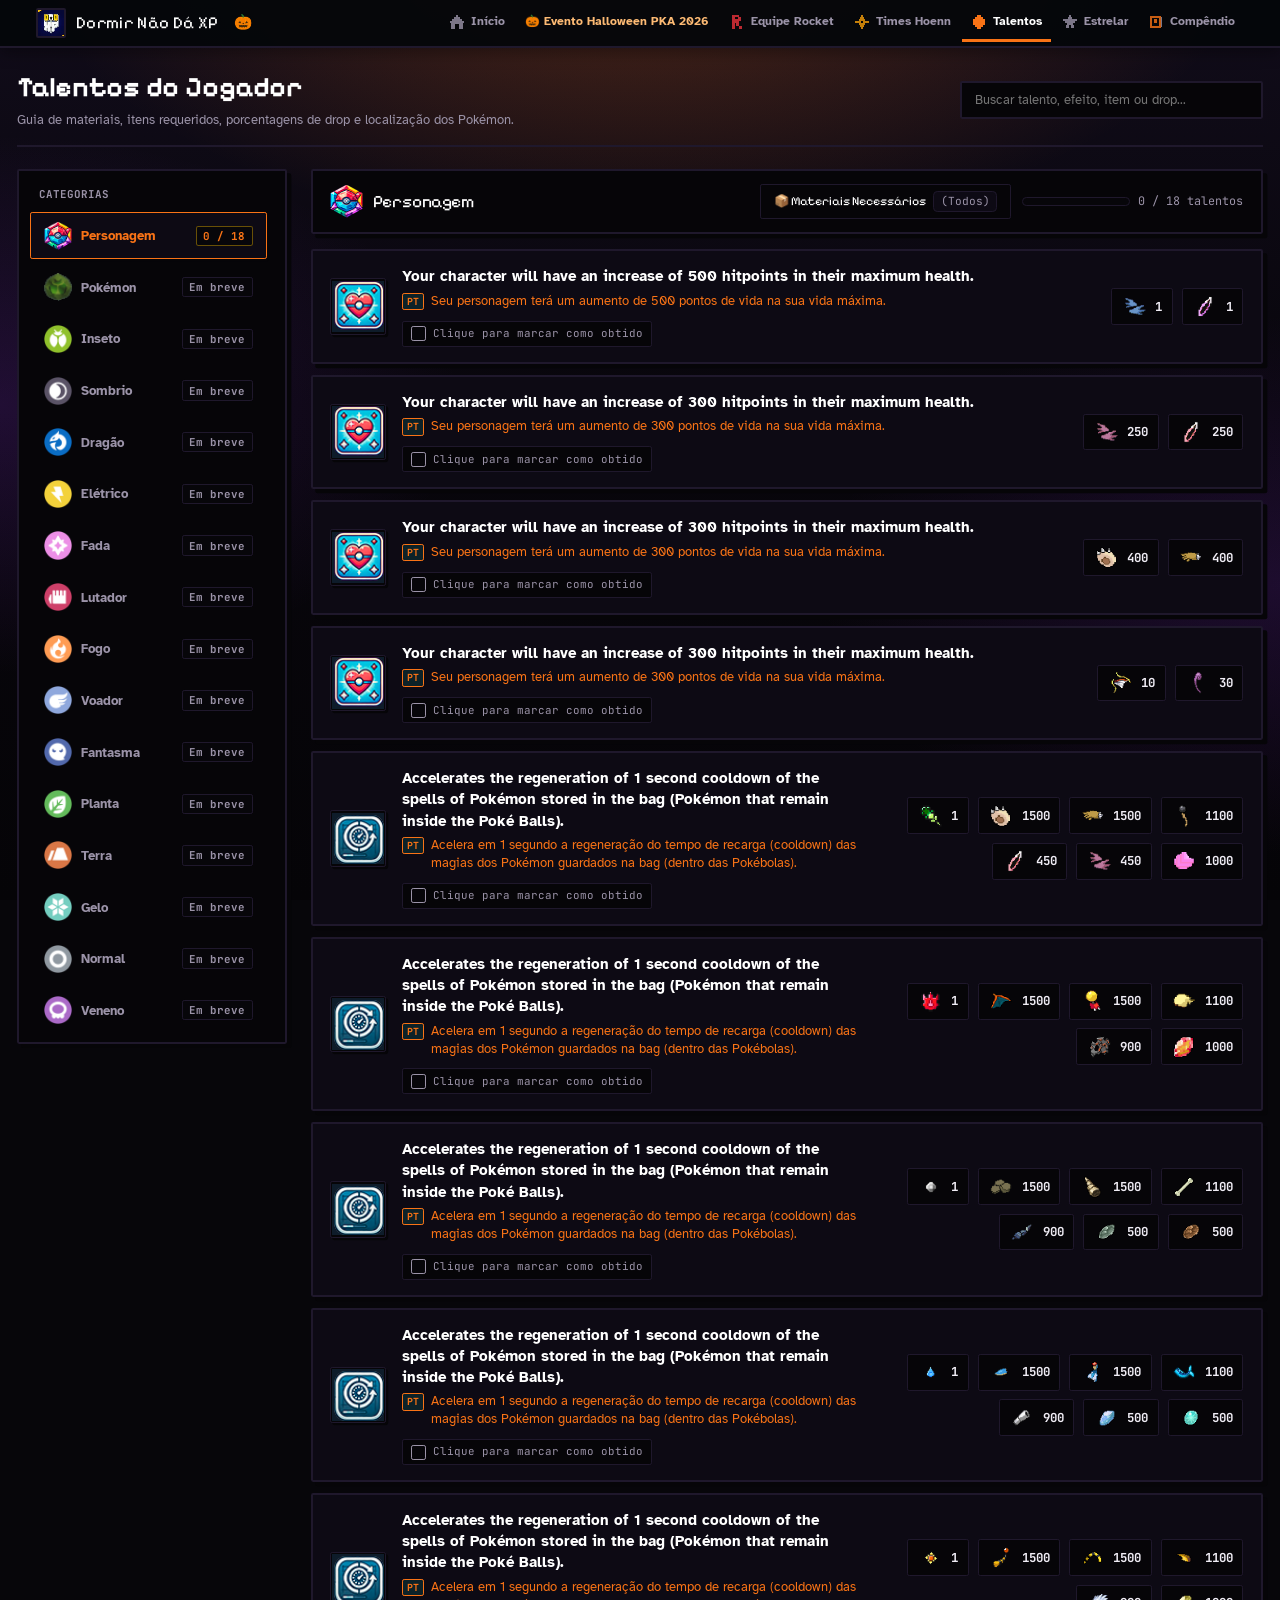
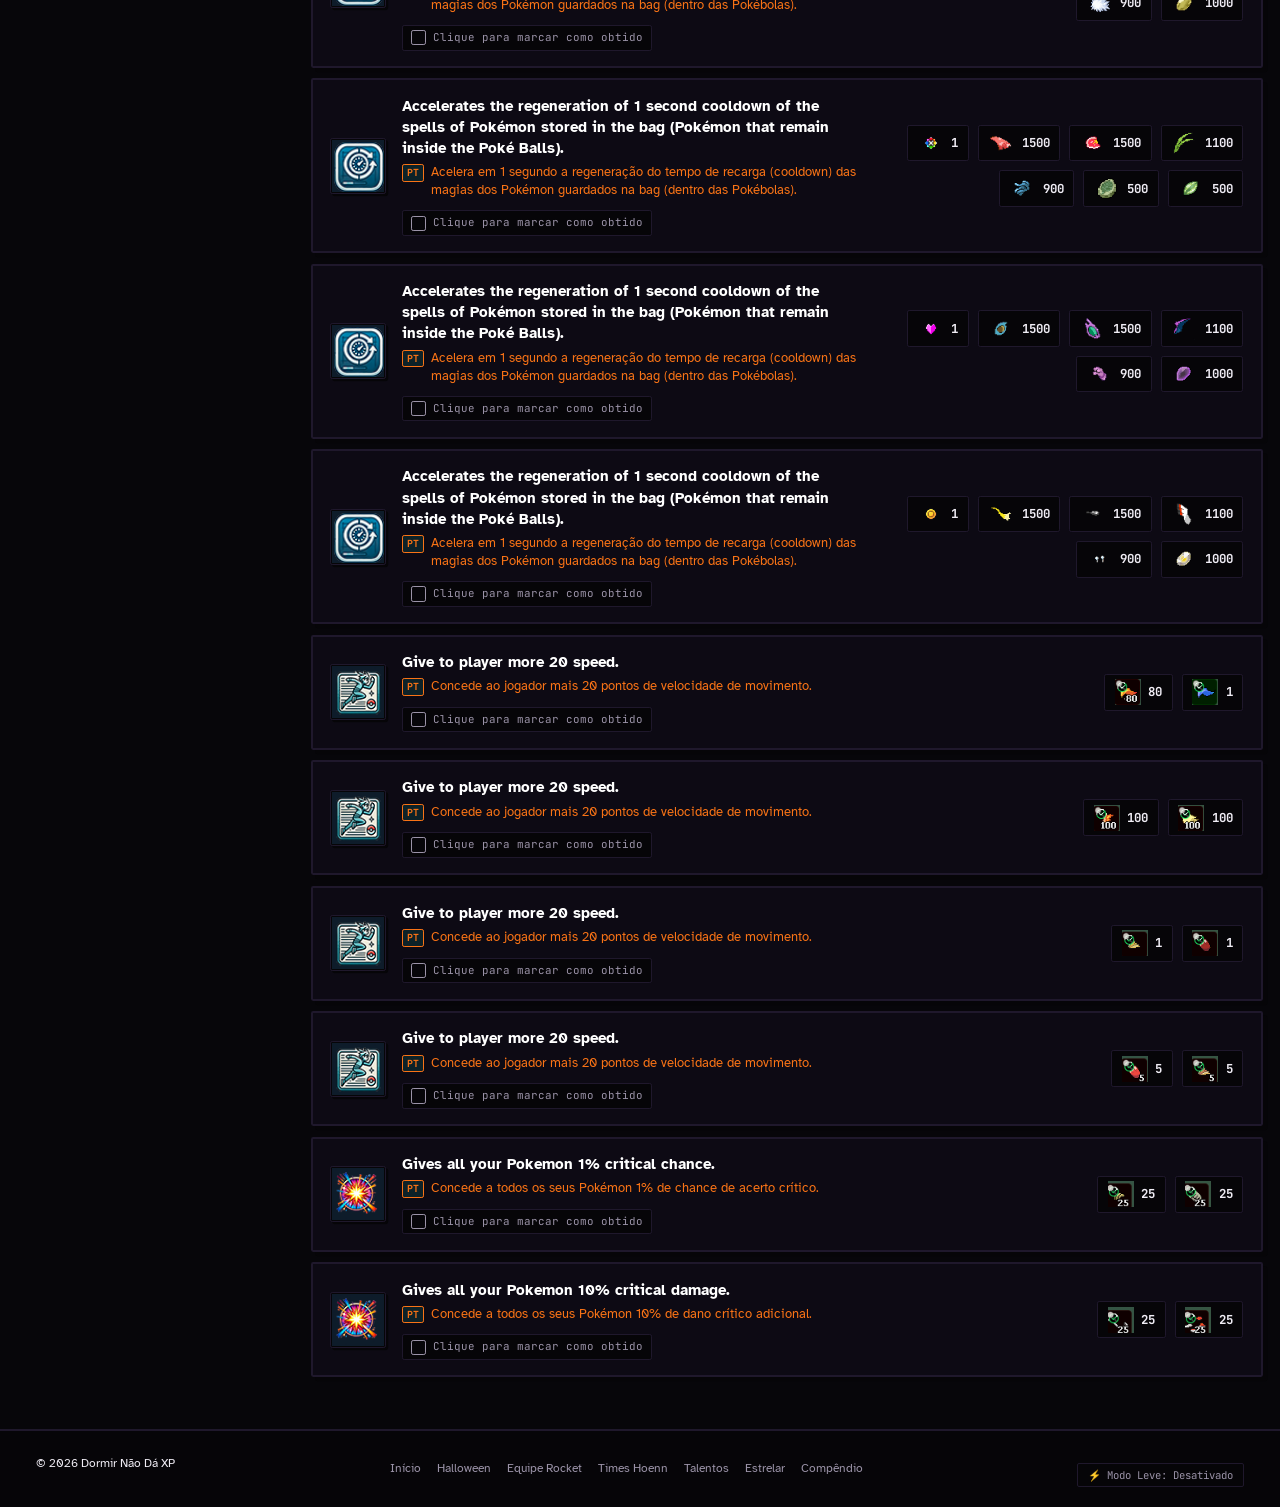
<file: talentos.html>
<!DOCTYPE html>
<html lang="pt-BR">
<head>
  <meta charset="UTF-8">
  <meta name="viewport" content="width=device-width, initial-scale=1.0">
  <title>Talentos do Jogador — Dormir Não Dá XP</title>
  <meta name="description" content="Guia de talentos, materiais de craft, drops e localizações dos Pokémon no PokeAlliance.">
  <link rel="icon" type="image/webp" href="assets/img/logo.webp">
  <link rel="preconnect" href="https://fonts.googleapis.com">
  <link rel="preconnect" href="https://fonts.gstatic.com" crossorigin>
  <link href="https://fonts.googleapis.com/css2?family=Atkinson+Hyperlegible:ital,wght@0,400;0,700;1,400;1,700&family=Pixelify+Sans:wght@600;700&display=swap" rel="stylesheet">
  <link rel="stylesheet" href="assets/css/style.css?v=4.7">
</head>
<body>

  <!-- Top Navigation -->
  <header class="navbar">
    <div class="container nav-container">
      <a href="index.html" class="brand">
        <img src="assets/img/logo.webp" alt="Logo" class="brand-img">
        <span>Dormir Não Dá XP</span>
      </a>

      <nav>
        <ul class="nav-links">
          <li>
            <a href="index.html" class="nav-link">
              <svg class="pixel-icon" width="16" height="16" viewBox="0 0 16 16" fill="currentColor" shape-rendering="crispEdges">
                <rect x="7" y="1" width="2" height="2"/><rect x="5" y="3" width="6" height="2"/><rect x="3" y="5" width="10" height="2"/><rect x="1" y="7" width="14" height="2"/><rect x="2" y="9" width="12" height="6"/><rect x="6" y="10" width="4" height="5" fill="var(--black)"/>
              </svg>
              <span>Início</span>
            </a>
          </li>
          <li>
            <a href="halloween.html" class="nav-link">
              <span>🎃 Evento Halloween PKA 2026</span>
            </a>
          </li>
          <li>
            <a href="equipe-rocket.html" class="nav-link">
              <svg class="pixel-icon pixel-icon-rocket" width="16" height="16" viewBox="0 0 16 16" fill="currentColor" shape-rendering="crispEdges">
                <rect x="3" y="1" width="7" height="2"/><rect x="3" y="3" width="9" height="4"/><rect x="6" y="3" width="3" height="2" fill="var(--black)"/><rect x="3" y="7" width="7" height="2"/><rect x="3" y="9" width="3" height="6"/><rect x="7" y="9" width="3" height="3"/><rect x="10" y="12" width="3" height="3"/>
              </svg>
              <span>Equipe Rocket</span>
            </a>
          </li>
          <li>
            <a href="times-hoenn.html" class="nav-link">
              <svg class="pixel-icon pixel-icon-hoenn" width="16" height="16" viewBox="0 0 16 16" fill="currentColor" shape-rendering="crispEdges">
                <rect x="7" y="1" width="2" height="2"/><rect x="6" y="3" width="4" height="2"/><rect x="5" y="5" width="6" height="2"/><rect x="1" y="7" width="14" height="2"/><rect x="5" y="9" width="6" height="2"/><rect x="6" y="11" width="4" height="2"/><rect x="7" y="13" width="2" height="2"/><rect x="7" y="7" width="2" height="2" fill="var(--black)"/>
              </svg>
              <span>Times Hoenn</span>
            </a>
          </li>
          <li>
            <a href="talentos.html" class="nav-link active">
              <svg class="pixel-icon pixel-icon-teal" width="16" height="16" viewBox="0 0 16 16" fill="currentColor" shape-rendering="crispEdges">
                <rect x="6" y="1" width="4" height="2"/><rect x="4" y="3" width="8" height="2"/><rect x="2" y="5" width="12" height="6"/><rect x="4" y="11" width="8" height="2"/><rect x="6" y="13" width="4" height="2"/>
              </svg>
              <span>Talentos</span>
            </a>
          </li>
          <li>
            <a href="estrelar.html" class="nav-link">
              <svg class="pixel-icon" width="16" height="16" viewBox="0 0 16 16" fill="currentColor" shape-rendering="crispEdges">
                <rect x="7" y="1" width="2" height="2"/><rect x="6" y="3" width="4" height="2"/><rect x="1" y="5" width="14" height="2"/><rect x="3" y="7" width="10" height="2"/><rect x="5" y="9" width="6" height="2"/><rect x="4" y="11" width="3" height="3"/><rect x="9" y="11" width="3" height="3"/>
              </svg>
              <span>Estrelar</span>
            </a>
          </li>
          <li>
            <a href="guias.html" class="nav-link">
              <svg class="pixel-icon pixel-icon-teal" width="16" height="16" viewBox="0 0 16 16" fill="currentColor" shape-rendering="crispEdges">
                <rect x="2" y="2" width="11" height="12"/><rect x="4" y="4" width="7" height="8" fill="var(--black)"/><rect x="6" y="5" width="3" height="4" fill="var(--teal)"/><rect x="13" y="3" width="1" height="10" fill="var(--text-dim)"/>
              </svg>
              <span>Compêndio</span>
            </a>
          </li>
        </ul>
      </nav>
    </div>
  </header>

  <!-- Conteúdo Principal -->
  <main class="container talents-page-main" style="padding-top: 20px; padding-bottom: 48px;">

    <!-- Cabeçalho da Página com Barra de Busca -->
    <div style="display: flex; align-items: center; justify-content: space-between; flex-wrap: wrap; gap: 12px; margin-bottom: 20px; padding-bottom: 14px; border-bottom: 2px solid var(--bg-2);">
      <div>
        <h1 style="font-size: 1.85rem; color: #ffffff; display: flex; align-items: center; gap: 10px;">
          <span>Talentos do Jogador</span>
        </h1>
        <p style="font-size: 0.88rem; color: var(--text-dim); margin-top: 4px;">
          Guia de materiais, itens requeridos, porcentagens de drop e localização dos Pokémon.
        </p>
      </div>

      <!-- Campo de Busca em Tempo Real -->
      <div style="position: relative; min-width: 280px;">
        <input 
          type="text" 
          id="talentSearchInput" 
          placeholder="Buscar talento, efeito, item ou drop..." 
          style="width: 100%; padding: 8px 12px; background-color: var(--black); border: 2px solid var(--bg-2); border-radius: var(--radius); color: var(--text); font-family: var(--font-body); font-size: 0.88rem; outline: none; transition: border-color 120ms ease;"
          onfocus="this.style.borderColor='var(--teal)'"
          onblur="this.style.borderColor='var(--bg-2)'"
        >
      </div>
    </div>

    <!-- Layout Dividido em Duas Colunas (Sidebar de Categorias + Lista de Talentos) -->
    <div class="talents-layout">

      <!-- Coluna da Esquerda: Categorias -->
      <aside class="talents-sidebar">
        <div style="padding: 4px 8px 8px; font-family: var(--font-mono); font-size: 0.72rem; font-weight: 700; color: var(--text-dim); text-transform: uppercase;">
          Categorias
        </div>
        <div class="talents-cat-list" id="talentsCatList">
          <!-- Gerado dinamicamente via talents.js -->
        </div>
      </aside>

      <!-- Coluna da Direita: Área de Talentos -->
      <section class="talents-content-area">

        <!-- Barra Superior da Categoria Selecionada -->
        <div class="talents-content-header">
          <div class="talents-header-left">
            <img src="assets/img/talents/cat_personagem.png" alt="Categoria" class="talents-header-icon" id="currentCatIcon">
            <span class="talents-header-title" id="currentCatTitle">Personagem</span>
          </div>

          <div class="talents-header-right">
            <button type="button" class="btn-farm-list" id="btnFarmList" onclick="openMaterialsModal()" title="Ver lista consolidada de materiais e drops necessários">
              <span>📦 Materiais Necessários</span>
              <span class="badge-farm-count" id="farmListBadge">(Todos)</span>
            </button>
            <div class="talents-progress-wrap">
              <div class="talents-progress-bar">
                <div class="talents-progress-fill" style="width: 0%;" id="currentCatFill"></div>
              </div>
              <span class="talents-progress-text" id="currentCatProgress">0 / 18 talentos</span>
            </div>
          </div>
        </div>

        <!-- Lista de Cards de Talentos -->
        <div class="talents-list" id="talentsList">
          <!-- Gerado dinamicamente via talents.js -->
        </div>

      </section>

    </div>

  </main>

  <!-- Container para o Modal Popover de Drop e de Materiais -->
  <div id="itemModalContainer"></div>
  <div id="materialsModalContainer"></div>

  <!-- Footer -->
  <footer class="footer">
    <div class="container footer-content">
      <p>&copy; 2026 Dormir Não Dá XP</p>
      <ul class="footer-links">
        <li><a href="index.html">Início</a></li>
        <li><a href="halloween.html">Halloween</a></li>
        <li><a href="equipe-rocket.html">Equipe Rocket</a></li>
        <li><a href="times-hoenn.html">Times Hoenn</a></li>
        <li><a href="talentos.html">Talentos</a></li>
        <li><a href="estrelar.html">Estrelar</a></li>
        <li><a href="guias.html">Compêndio</a></li>
      </ul>
      <div class="footer-actions" style="margin-top: 6px;">
        <button type="button" class="btn-lite-toggle" onclick="toggleLiteMode()" id="btnLiteToggle" title="Ativar/Desativar otimizações de FPS para PCs mais lentos">
          <span class="lite-icon">⚡</span>
          <span class="lite-text">Modo Leve: Desativado</span>
        </button>
      </div>
    </div>
  </footer>

  <script src="assets/js/talents-data.js?v=2.7"></script>
  <script src="assets/js/talents.js?v=3.0"></script>
  <script src="assets/js/main.js?v=2.3" defer></script>
</body>
</html>
</file>
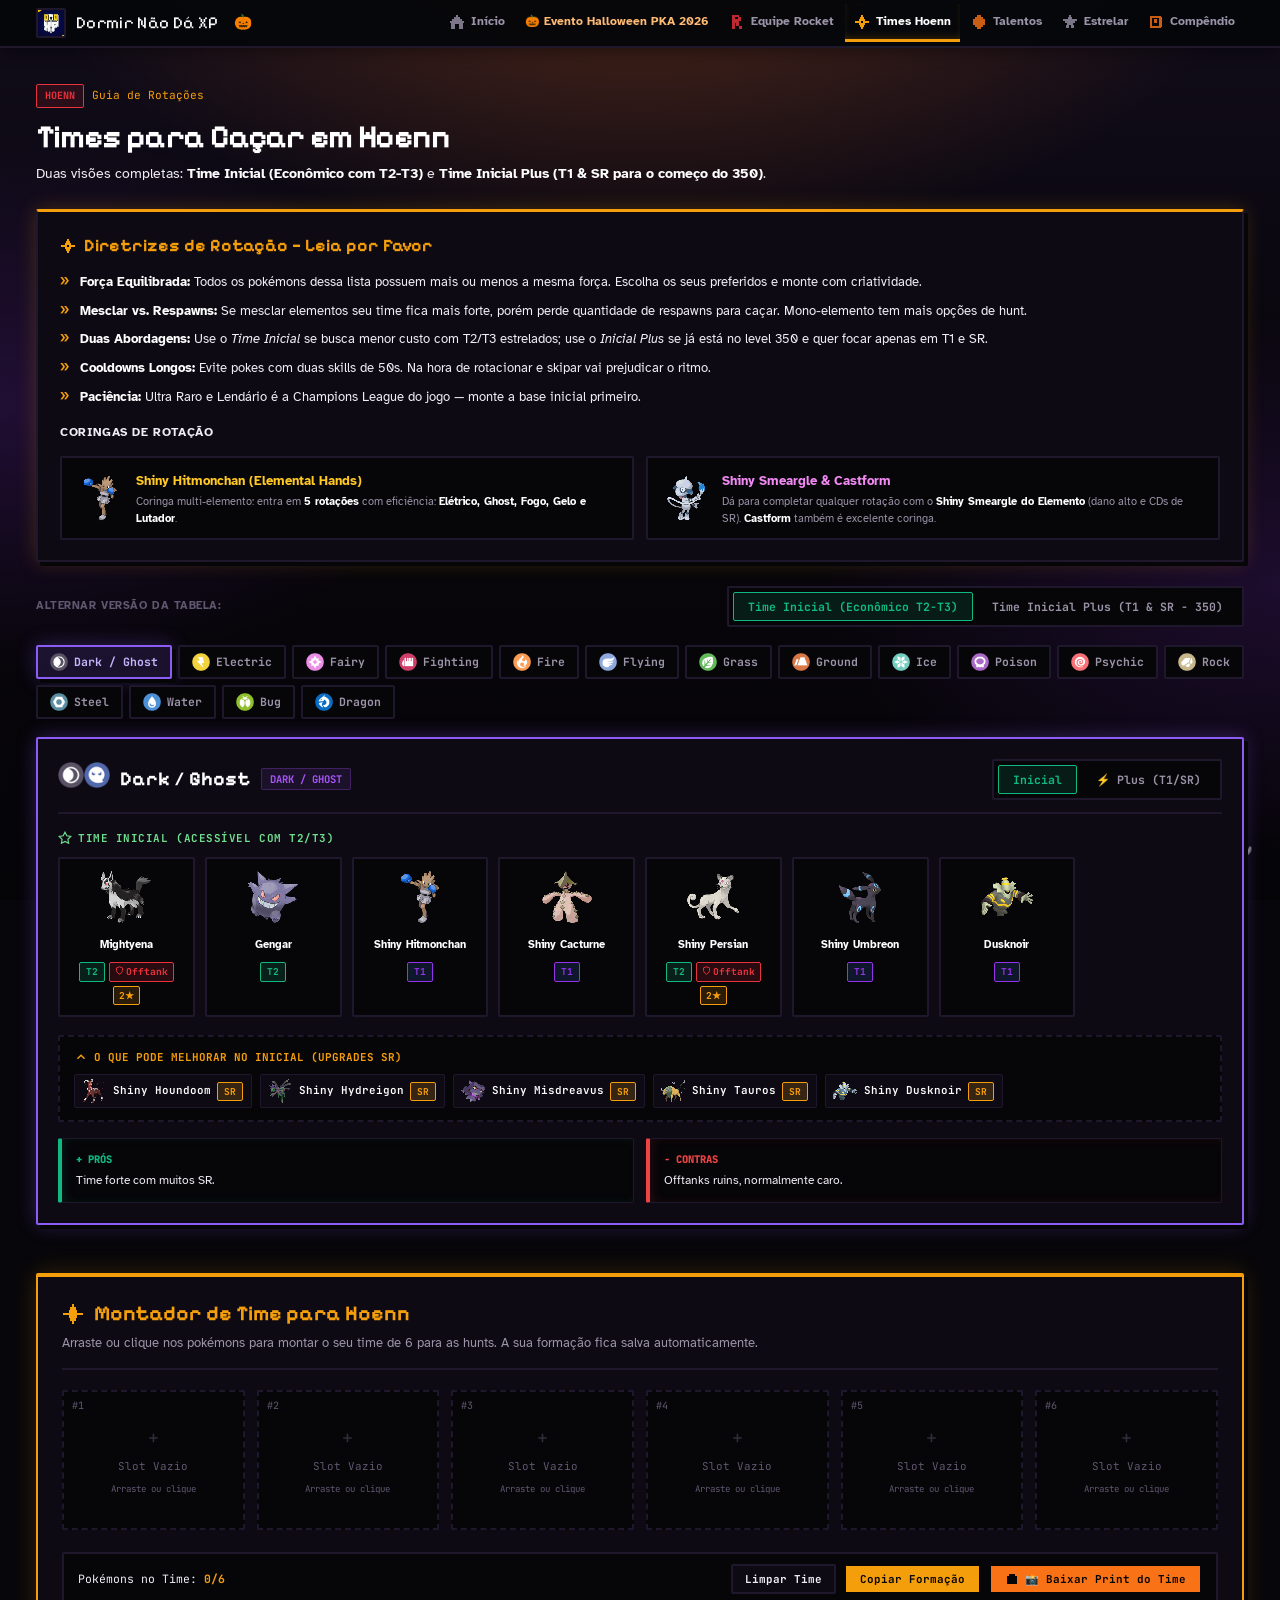
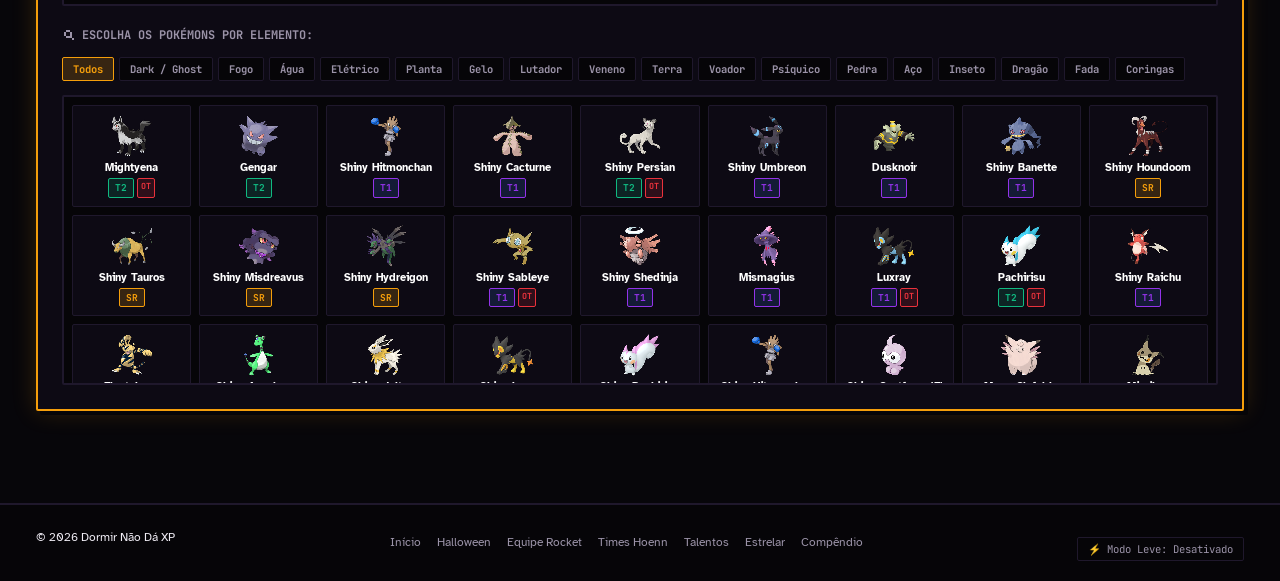
<file: times-hoenn.html>
<!DOCTYPE html>
<html lang="pt-BR">
<head>
  <meta charset="UTF-8">
  <meta name="viewport" content="width=device-width, initial-scale=1.0">
  <title>Times para Caçar em Hoenn — Dormir Não Dá XP</title>
  <meta name="description" content="Tabelas de times iniciais econômicos e times iniciais plus (T1 & SR) para hunts em Hoenn no PokeAlliance.">
  <link rel="icon" type="image/webp" href="assets/img/logo.webp">
  <link rel="preconnect" href="https://fonts.googleapis.com">
  <link rel="preconnect" href="https://fonts.gstatic.com" crossorigin>
  <link href="https://fonts.googleapis.com/css2?family=Atkinson+Hyperlegible:ital,wght@0,400;0,700;1,400;1,700&family=Pixelify+Sans:wght@600;700&display=swap" rel="stylesheet">
  <link rel="stylesheet" href="assets/css/style.css?v=4.7">
</head>
<body>

  <!-- Top Navigation -->
  <header class="navbar">
    <div class="container nav-container">
      <a href="index.html" class="brand">
        <img src="assets/img/logo.webp" alt="Logo Dormir Não Dá XP" class="brand-img">
        <span>Dormir Não Dá XP</span>
      </a>

      <nav>
        <ul class="nav-links">
          <li><a href="index.html" class="nav-link"><svg class="pixel-icon" width="16" height="16" viewBox="0 0 16 16" fill="currentColor" shape-rendering="crispEdges"><rect x="7" y="1" width="2" height="2"/><rect x="5" y="3" width="6" height="2"/><rect x="3" y="5" width="10" height="2"/><rect x="1" y="7" width="14" height="2"/><rect x="2" y="9" width="12" height="6"/><rect x="6" y="10" width="4" height="5" fill="var(--black)"/></svg><span>Início</span></a></li>
          <li><a href="halloween.html" class="nav-link"><span>🎃 Evento Halloween PKA 2026</span></a></li>
          <li><a href="equipe-rocket.html" class="nav-link"><svg class="pixel-icon pixel-icon-rocket" width="16" height="16" viewBox="0 0 16 16" fill="currentColor" shape-rendering="crispEdges"><rect x="3" y="1" width="7" height="2"/><rect x="3" y="3" width="9" height="4"/><rect x="6" y="3" width="3" height="2" fill="var(--black)"/><rect x="3" y="7" width="7" height="2"/><rect x="3" y="9" width="3" height="6"/><rect x="7" y="9" width="3" height="3"/><rect x="10" y="12" width="3" height="3"/></svg><span>Equipe Rocket</span></a></li>
          <li><a href="times-hoenn.html" class="nav-link active"><svg class="pixel-icon pixel-icon-hoenn" width="16" height="16" viewBox="0 0 16 16" fill="currentColor" shape-rendering="crispEdges"><rect x="7" y="1" width="2" height="2"/><rect x="6" y="3" width="4" height="2"/><rect x="5" y="5" width="6" height="2"/><rect x="1" y="7" width="14" height="2"/><rect x="5" y="9" width="6" height="2"/><rect x="6" y="11" width="4" height="2"/><rect x="7" y="13" width="2" height="2"/><rect x="7" y="7" width="2" height="2" fill="var(--black)"/></svg><span>Times Hoenn</span></a></li>
          <li>
            <a href="talentos.html" class="nav-link">
              <svg class="pixel-icon pixel-icon-teal" width="16" height="16" viewBox="0 0 16 16" fill="currentColor" shape-rendering="crispEdges">
                <rect x="6" y="1" width="4" height="2"/><rect x="4" y="3" width="8" height="2"/><rect x="2" y="5" width="12" height="6"/><rect x="4" y="11" width="8" height="2"/><rect x="6" y="13" width="4" height="2"/>
              </svg>
              <span>Talentos</span>
            </a>
          </li>
          <li>
            <a href="estrelar.html" class="nav-link">
              <svg class="pixel-icon" width="16" height="16" viewBox="0 0 16 16" fill="currentColor" shape-rendering="crispEdges">
                <rect x="7" y="1" width="2" height="2"/><rect x="6" y="3" width="4" height="2"/><rect x="1" y="5" width="14" height="2"/><rect x="3" y="7" width="10" height="2"/><rect x="5" y="9" width="6" height="2"/><rect x="4" y="11" width="3" height="3"/><rect x="9" y="11" width="3" height="3"/>
              </svg>
              <span>Estrelar</span>
            </a>
          </li>
          <li><a href="guias.html" class="nav-link"><svg class="pixel-icon pixel-icon-teal" width="16" height="16" viewBox="0 0 16 16" fill="currentColor" shape-rendering="crispEdges"><rect x="2" y="2" width="11" height="12"/><rect x="4" y="4" width="7" height="8" fill="var(--black)"/><rect x="6" y="5" width="3" height="4" fill="var(--teal)"/><rect x="13" y="3" width="1" height="10" fill="var(--text-dim)"/></svg><span>Compêndio</span></a></li>
        </ul>
      </nav>
    </div>
  </header>

  <main class="container" style="padding-top: 36px; padding-bottom: 60px;">

    <!-- Top Header -->
    <div style="margin-bottom: 24px;">
      <div style="display: flex; gap: 8px; align-items: center; margin-bottom: 10px;">
        <span class="tag tag-rocket">Hoenn</span>
        <span style="font-size: 0.8rem; color: var(--edg-gold); font-family: var(--font-mono);">Guia de Rotações</span>
      </div>
      <h1 style="font-size: 2.3rem; font-weight: 800; color: #fff; letter-spacing: -0.02em; line-height: 1.2;">
        Times para Caçar em Hoenn
      </h1>
      <p style="color: var(--text-secondary); margin-top: 6px; font-size: 1rem; max-width: 760px;">
        Duas visões completas: <strong>Time Inicial (Econômico com T2-T3)</strong> e <strong>Time Inicial Plus (T1 & SR para o começo do 350)</strong>.
      </p>
    </div>

    <!-- Regras e Dicas Importantes -->
    <section class="hoenn-obs-card">
      <div class="hoenn-obs-title"><svg class="pixel-icon pixel-icon-hoenn" width="16" height="16" viewBox="0 0 16 16" fill="currentColor" shape-rendering="crispEdges"><rect x="7" y="1" width="2" height="2"/><rect x="6" y="3" width="4" height="2"/><rect x="5" y="5" width="6" height="2"/><rect x="1" y="7" width="14" height="2"/><rect x="5" y="9" width="6" height="2"/><rect x="6" y="11" width="4" height="2"/><rect x="7" y="13" width="2" height="2"/><rect x="7" y="7" width="2" height="2" fill="var(--black)"/></svg><span>Diretrizes de Rotação — Leia por Favor</span></div>

      <ul class="hoenn-obs-list" style="list-style: none;">
        <li><div><strong>Força Equilibrada:</strong> Todos os pokémons dessa lista possuem mais ou menos a mesma força. Escolha os seus preferidos e monte com criatividade.</div>
        </li>
        <li><div><strong>Mesclar vs. Respawns:</strong> Se mesclar elementos seu time fica mais forte, porém perde quantidade de respawns para caçar. Mono-elemento tem mais opções de hunt.</div>
        </li>
        <li><div><strong>Duas Abordagens:</strong> Use o <em>Time Inicial</em> se busca menor custo com T2/T3 estrelados; use o <em>Inicial Plus</em> se já está no level 350 e quer focar apenas em T1 e SR.</div>
        </li>
        <li><div><strong>Cooldowns Longos:</strong> Evite pokes com duas skills de 50s. Na hora de rotacionar e skipar vai prejudicar o ritmo.</div>
        </li>
        <li><div><strong>Paciência:</strong> Ultra Raro e Lendário é a Champions League do jogo — monte a base inicial primeiro.</div>
        </li>
      </ul>

      <div style="font-size: 0.85rem; font-weight: 700; color: var(--text-white); margin-top: 16px; margin-bottom: 8px; text-transform: uppercase; letter-spacing: 0.05em;">
        Coringas de Rotação
      </div>

      <div class="hoenn-coringas-grid">
        <div class="coringa-card">
          <img src="assets/img/pokemon/sh_hitmonchan.png" alt="Shiny Hitmonchan" class="coringa-sprite" loading="lazy">
          <div>
            <div class="coringa-name" style="color: #ffc825;">Shiny Hitmonchan (Elemental Hands)</div>
            <div class="coringa-desc">
              Coringa multi-elemento: entra em <strong>5 rotações</strong> com eficiência: <strong>Elétrico, Ghost, Fogo, Gelo e Lutador</strong>.
            </div>
          </div>
        </div>

        <div class="coringa-card">
          <img src="assets/img/pokemon/sh_smeargle.png" alt="Shiny Smeargle" class="coringa-sprite" loading="lazy">
          <div>
            <div class="coringa-name" style="color: #f389f5;">Shiny Smeargle & Castform</div>
            <div class="coringa-desc">
              Dá para completar qualquer rotação com o <strong>Shiny Smeargle do Elemento</strong> (dano alto e CDs de SR). <strong>Castform</strong> também é excelente coringa.
            </div>
          </div>
        </div>
      </div>
    </section>

    <!-- SELETOR DE ROTAÇÃO ELEMENTAL (TABS IN-PLACE) -->
    <section class="hoenn-tabs-container">
      
      <!-- Alternador de Modo Global: Time Inicial vs Inicial Plus -->
      <div class="tier-mode-switcher-container">
        <span style="font-size: 0.8rem; font-weight: 700; color: var(--text-muted); text-transform: uppercase; letter-spacing: 0.05em;">
          Alternar Versão da Tabela:
        </span>
        <div class="tier-mode-switcher">
          <button type="button" class="tier-mode-btn btn-mode-inicial active" id="globalBtnInicial" onclick="setGlobalTierMode('inicial')">
            Time Inicial (Econômico T2-T3)
          </button>
          <button type="button" class="tier-mode-btn btn-mode-plus" id="globalBtnPlus" onclick="setGlobalTierMode('plus')">
            Time Inicial Plus (T1 & SR - 350)
          </button>
        </div>
      </div>

      <!-- Barra de Abas dos Elementos -->
      <div class="hoenn-tabs-bar" id="hoennTabsBar">
        <button type="button" class="hoenn-tab-btn active" data-target="dark-ghost" style="--tab-accent: #a855f7;" onclick="switchHoennTab('dark-ghost')"><img src="assets/img/types/dark.png" alt="Dark / Ghost" class="type-icon-mini"> Dark / Ghost</button>
        <button type="button" class="hoenn-tab-btn" data-target="electric" style="--tab-accent: #eab308;" onclick="switchHoennTab('electric')"><img src="assets/img/types/electric.png" alt="Electric" class="type-icon-mini"> Electric</button>
        <button type="button" class="hoenn-tab-btn" data-target="fairy" style="--tab-accent: #f472b6;" onclick="switchHoennTab('fairy')"><img src="assets/img/types/fairy.png" alt="Fairy" class="type-icon-mini"> Fairy</button>
        <button type="button" class="hoenn-tab-btn" data-target="fighting" style="--tab-accent: #ea323c;" onclick="switchHoennTab('fighting')"><img src="assets/img/types/fighting.png" alt="Fighting" class="type-icon-mini"> Fighting</button>
        <button type="button" class="hoenn-tab-btn" data-target="fire" style="--tab-accent: #f97316;" onclick="switchHoennTab('fire')"><img src="assets/img/types/fire.png" alt="Fire" class="type-icon-mini"> Fire</button>
        <button type="button" class="hoenn-tab-btn" data-target="flying" style="--tab-accent: #38bdf8;" onclick="switchHoennTab('flying')"><img src="assets/img/types/flying.png" alt="Flying" class="type-icon-mini"> Flying</button>
        <button type="button" class="hoenn-tab-btn" data-target="grass" style="--tab-accent: #4ade80;" onclick="switchHoennTab('grass')"><img src="assets/img/types/grass.png" alt="Grass" class="type-icon-mini"> Grass</button>
        <button type="button" class="hoenn-tab-btn" data-target="ground" style="--tab-accent: #ca8a04;" onclick="switchHoennTab('ground')"><img src="assets/img/types/ground.png" alt="Ground" class="type-icon-mini"> Ground</button>
        <button type="button" class="hoenn-tab-btn" data-target="ice" style="--tab-accent: #67e8f9;" onclick="switchHoennTab('ice')"><img src="assets/img/types/ice.png" alt="Ice" class="type-icon-mini"> Ice</button>
        <button type="button" class="hoenn-tab-btn" data-target="poison" style="--tab-accent: #c084fc;" onclick="switchHoennTab('poison')"><img src="assets/img/types/poison.png" alt="Poison" class="type-icon-mini"> Poison</button>
        <button type="button" class="hoenn-tab-btn" data-target="psychic" style="--tab-accent: #ec4899;" onclick="switchHoennTab('psychic')"><img src="assets/img/types/psychic.png" alt="Psychic" class="type-icon-mini"> Psychic</button>
        <button type="button" class="hoenn-tab-btn" data-target="rock" style="--tab-accent: #b45309;" onclick="switchHoennTab('rock')"><img src="assets/img/types/rock.png" alt="Rock" class="type-icon-mini"> Rock</button>
        <button type="button" class="hoenn-tab-btn" data-target="steel" style="--tab-accent: #94a3b8;" onclick="switchHoennTab('steel')"><img src="assets/img/types/steel.png" alt="Steel" class="type-icon-mini"> Steel</button>
        <button type="button" class="hoenn-tab-btn" data-target="water" style="--tab-accent: #3b82f6;" onclick="switchHoennTab('water')"><img src="assets/img/types/water.png" alt="Water" class="type-icon-mini"> Water</button>
        <button type="button" class="hoenn-tab-btn" data-target="bug" style="--tab-accent: #84cc16;" onclick="switchHoennTab('bug')"><img src="assets/img/types/bug.png" alt="Bug" class="type-icon-mini"> Bug</button>
        <button type="button" class="hoenn-tab-btn" data-target="dragon" style="--tab-accent: #6366f1;" onclick="switchHoennTab('dragon')"><img src="assets/img/types/dragon.png" alt="Dragon" class="type-icon-mini"> Dragon</button>
      </div>

      <!-- PAINÉIS DE CONTEÚDO (IN-PLACE) -->
      <div id="hoennPanelsContainer">

        <!-- Painel: Dark / Ghost -->
        <div class="hoenn-element-panel active" id="panel-dark-ghost">
          
          <!-- Header do Elemento -->
          <div class="element-header">
            <div class="element-title-group">
              <div class="type-icons-group">
                <img src="assets/img/types/dark.png" alt="Dark / Ghost" class="type-icon-header"><img src="assets/img/types/ghost.png" alt="Dark / Ghost" class="type-icon-header">
              </div>
              <h2 class="element-title">Dark / Ghost</h2>
              <span class="element-tag-badge" style="background: #a855f718; color: #a855f7; border: 1px solid #a855f744;">
                Dark / Ghost
              </span>
            </div>
            
            <!-- Mini-switch local do card -->
            <div class="tier-mode-switcher" style="margin-bottom: 0;">
              <button type="button" class="tier-mode-btn btn-mode-inicial active" onclick="setCardTierMode('dark-ghost', 'inicial')">
                 Inicial
              </button>
              <button type="button" class="tier-mode-btn btn-mode-plus" onclick="setCardTierMode('dark-ghost', 'plus')">
                ⚡ Plus (T1/SR)
              </button>
            </div>
          </div>

          <!-- ============================================== -->
          <!-- 1. TIME INICIAL ECONÔMICO (T2-T3)             -->
          <!-- ============================================== -->
          <div class="tier-mode-content active" id="content-dark-ghost-inicial">
            <div class="section-label-sub" style="color: #70df8e;">
              <svg width="14" height="14" viewBox="0 0 24 24" fill="none" stroke="currentColor" stroke-width="2"><polygon points="12 2 15.09 8.26 22 9.27 17 14.14 18.18 21.02 12 17.77 5.82 21.02 7 14.14 2 9.27 8.91 8.26 12 2"></polygon></svg>
              Time Inicial (Acessível com T2/T3)
            </div>

            <div class="poke-team-grid">
              <div class="poke-card">
                <img src="assets/img/pokemon/mightyena.png" alt="Mightyena" class="poke-sprite" loading="lazy">
                <div class="poke-name">Mightyena</div>
                <div class="poke-badges">
                  <span class="tier-tag tier-t2">T2</span>
                  <span class="badge-offtank"><svg width="9" height="9" viewBox="0 0 24 24" fill="none" stroke="currentColor" stroke-width="2.5" class="inline-icon" style="margin-right:2px;"><path d="M12 22s8-4 8-10V5l-8-3-8 3v7c0 6 8 10 8 10z"></path></svg>Offtank</span>
                  <span class="badge-stars">2★</span>
                </div>
              </div>
              <div class="poke-card">
                <img src="assets/img/pokemon/gengar.png" alt="Gengar" class="poke-sprite" loading="lazy">
                <div class="poke-name">Gengar</div>
                <div class="poke-badges">
                  <span class="tier-tag tier-t2">T2</span>
                </div>
              </div>
              <div class="poke-card">
                <img src="assets/img/pokemon/sh_hitmonchan.png" alt="Shiny Hitmonchan" class="poke-sprite" loading="lazy">
                <div class="poke-name">Shiny Hitmonchan</div>
                <div class="poke-badges">
                  <span class="tier-tag tier-t1">T1</span>
                </div>
              </div>
              <div class="poke-card">
                <img src="assets/img/pokemon/sh_cacturne.png" alt="Shiny Cacturne" class="poke-sprite" loading="lazy">
                <div class="poke-name">Shiny Cacturne</div>
                <div class="poke-badges">
                  <span class="tier-tag tier-t1">T1</span>
                </div>
              </div>
              <div class="poke-card">
                <img src="assets/img/pokemon/sh_persian.png" alt="Shiny Persian" class="poke-sprite" loading="lazy">
                <div class="poke-name">Shiny Persian</div>
                <div class="poke-badges">
                  <span class="tier-tag tier-t2">T2</span>
                  <span class="badge-offtank"><svg width="9" height="9" viewBox="0 0 24 24" fill="none" stroke="currentColor" stroke-width="2.5" class="inline-icon" style="margin-right:2px;"><path d="M12 22s8-4 8-10V5l-8-3-8 3v7c0 6 8 10 8 10z"></path></svg>Offtank</span>
                  <span class="badge-stars">2★</span>
                </div>
              </div>
              <div class="poke-card">
                <img src="assets/img/pokemon/sh_umbreon.png" alt="Shiny Umbreon" class="poke-sprite" loading="lazy">
                <div class="poke-name">Shiny Umbreon</div>
                <div class="poke-badges">
                  <span class="tier-tag tier-t1">T1</span>
                </div>
              </div>
              <div class="poke-card">
                <img src="assets/img/pokemon/dusknoir.png" alt="Dusknoir" class="poke-sprite" loading="lazy">
                <div class="poke-name">Dusknoir</div>
                <div class="poke-badges">
                  <span class="tier-tag tier-t1">T1</span>
                </div>
              </div>
            </div>
            <!-- Upgrades SR -->
            <div class="upgrades-box">
              <div class="upgrades-title">
                <svg width="14" height="14" viewBox="0 0 24 24" fill="none" stroke="currentColor" stroke-width="2.5"><polyline points="18 15 12 9 6 15"></polyline></svg>
                O que pode melhorar no Inicial (Upgrades SR)
              </div>
              <div class="upgrades-grid">
                <div class="upgrade-chip">
                  <img src="assets/img/pokemon/sh_houndoom.png" alt="Shiny Houndoom" class="upgrade-chip-sprite" loading="lazy">
                  <span class="upgrade-chip-name">Shiny Houndoom</span>
                  <span class="tier-tag tier-sr">SR</span>
                </div>
                <div class="upgrade-chip">
                  <img src="assets/img/pokemon/sh_hydreigon.png" alt="Shiny Hydreigon" class="upgrade-chip-sprite" loading="lazy">
                  <span class="upgrade-chip-name">Shiny Hydreigon</span>
                  <span class="tier-tag tier-sr">SR</span>
                </div>
                <div class="upgrade-chip">
                  <img src="assets/img/pokemon/sh_misdreavus.png" alt="Shiny Misdreavus" class="upgrade-chip-sprite" loading="lazy">
                  <span class="upgrade-chip-name">Shiny Misdreavus</span>
                  <span class="tier-tag tier-sr">SR</span>
                </div>
                <div class="upgrade-chip">
                  <img src="assets/img/pokemon/sh_tauros.png" alt="Shiny Tauros" class="upgrade-chip-sprite" loading="lazy">
                  <span class="upgrade-chip-name">Shiny Tauros</span>
                  <span class="tier-tag tier-sr">SR</span>
                </div>
                <div class="upgrade-chip">
                  <img src="assets/img/pokemon/sh_dusknoir.png" alt="Shiny Dusknoir" class="upgrade-chip-sprite" loading="lazy">
                  <span class="upgrade-chip-name">Shiny Dusknoir</span>
                  <span class="tier-tag tier-sr">SR</span>
                </div>
              </div>
            </div>
            <!-- Prós e Contras -->
            <div class="pros-cons-row">
              <div class="pros-box">
                <div class="pros-cons-title">+ Prós</div>
                <div class="pros-cons-text">Time forte com muitos SR.</div>
              </div>
              <div class="cons-box">
                <div class="pros-cons-title">- Contras</div>
                <div class="pros-cons-text">Offtanks ruins, normalmente caro.</div>
              </div>
            </div>
          </div>

          <!-- ============================================== -->
          <!-- 2. TIME INICIAL PLUS (T1 & SR - LEVEL 350)    -->
          <!-- ============================================== -->
          <div class="tier-mode-content" id="content-dark-ghost-plus">
            
            <div style="background: var(--bg-darker); border-left: 3px solid #a855f7; padding: 10px 14px; border-radius: 4px; margin-bottom: 20px; font-size: 0.85rem; color: var(--text-secondary);">
              Rotação híbrida forte. Offtanks disponíveis em ambas as tipagens.
            </div>

            <div class="section-label-sub" style="color: #ffc825;">
              <svg width="14" height="14" viewBox="0 0 24 24" fill="none" stroke="currentColor" stroke-width="2"><polyline points="13 2 3 14 12 14 11 22 21 10 12 10 13 2"></polyline></svg>
              Time Inicial Plus (Foco em T1 e SR)
            </div>

            <div class="poke-team-grid">
              <div class="poke-card">
                <img src="assets/img/pokemon/sh_banette.png" alt="Shiny Banette" class="poke-sprite" loading="lazy">
                <div class="poke-name">Shiny Banette</div>
                <div class="poke-badges">
                  <span class="tier-tag tier-t1">T1</span>
                  <span class="badge-stars">Ghost</span>
                </div>
              </div>
              <div class="poke-card">
                <img src="assets/img/pokemon/sh_houndoom.png" alt="Shiny Houndoom" class="poke-sprite" loading="lazy">
                <div class="poke-name">Shiny Houndoom</div>
                <div class="poke-badges">
                  <span class="tier-tag tier-sr">SR</span>
                  <span class="badge-stars">Ghost</span>
                </div>
              </div>
              <div class="poke-card">
                <img src="assets/img/pokemon/sh_hitmonchan.png" alt="Shiny Hitmonchan" class="poke-sprite" loading="lazy">
                <div class="poke-name">Shiny Hitmonchan</div>
                <div class="poke-badges">
                  <span class="tier-tag tier-t1">T1</span>
                  <span class="badge-offtank"><svg width="9" height="9" viewBox="0 0 24 24" fill="none" stroke="currentColor" stroke-width="2.5" class="inline-icon" style="margin-right:2px;"><path d="M12 22s8-4 8-10V5l-8-3-8 3v7c0 6 8 10 8 10z"></path></svg>Offtank</span>
                  <span class="badge-stars">Ghost</span>
                </div>
              </div>
              <div class="poke-card">
                <img src="assets/img/pokemon/sh_cacturne.png" alt="Shiny Cacturne" class="poke-sprite" loading="lazy">
                <div class="poke-name">Shiny Cacturne</div>
                <div class="poke-badges">
                  <span class="tier-tag tier-t1">T1</span>
                  <span class="badge-offtank"><svg width="9" height="9" viewBox="0 0 24 24" fill="none" stroke="currentColor" stroke-width="2.5" class="inline-icon" style="margin-right:2px;"><path d="M12 22s8-4 8-10V5l-8-3-8 3v7c0 6 8 10 8 10z"></path></svg>Offtank</span>
                  <span class="badge-stars">Ghost/Dark</span>
                </div>
              </div>
              <div class="poke-card">
                <img src="assets/img/pokemon/sh_umbreon.png" alt="Shiny Umbreon" class="poke-sprite" loading="lazy">
                <div class="poke-name">Shiny Umbreon</div>
                <div class="poke-badges">
                  <span class="tier-tag tier-t1">T1</span>
                  <span class="badge-stars">Dark</span>
                </div>
              </div>
              <div class="poke-card">
                <img src="assets/img/pokemon/dusknoir.png" alt="Dusknoir" class="poke-sprite" loading="lazy">
                <div class="poke-name">Dusknoir</div>
                <div class="poke-badges">
                  <span class="tier-tag tier-t1">T1</span>
                  <span class="badge-stars">Ghost</span>
                </div>
              </div>
              <div class="poke-card">
                <img src="assets/img/pokemon/sh_tauros.png" alt="Shiny Tauros" class="poke-sprite" loading="lazy">
                <div class="poke-name">Shiny Tauros</div>
                <div class="poke-badges">
                  <span class="tier-tag tier-sr">SR</span>
                  <span class="badge-stars">Dark</span>
                </div>
              </div>
              <div class="poke-card">
                <img src="assets/img/pokemon/sh_misdreavus.png" alt="Shiny Misdreavus" class="poke-sprite" loading="lazy">
                <div class="poke-name">Shiny Misdreavus</div>
                <div class="poke-badges">
                  <span class="tier-tag tier-sr">SR</span>
                  <span class="badge-stars">Ghost</span>
                </div>
              </div>
              <div class="poke-card">
                <img src="assets/img/pokemon/sh_hydreigon.png" alt="Shiny Hydreigon" class="poke-sprite" loading="lazy">
                <div class="poke-name">Shiny Hydreigon</div>
                <div class="poke-badges">
                  <span class="tier-tag tier-sr">SR</span>
                  <span class="badge-stars">Dark</span>
                </div>
              </div>
              <div class="poke-card">
                <img src="assets/img/pokemon/sh_sableye.png" alt="Shiny Sableye" class="poke-sprite" loading="lazy">
                <div class="poke-name">Shiny Sableye</div>
                <div class="poke-badges">
                  <span class="tier-tag tier-t1">T1</span>
                  <span class="badge-offtank"><svg width="9" height="9" viewBox="0 0 24 24" fill="none" stroke="currentColor" stroke-width="2.5" class="inline-icon" style="margin-right:2px;"><path d="M12 22s8-4 8-10V5l-8-3-8 3v7c0 6 8 10 8 10z"></path></svg>Offtank</span>
                  <span class="badge-stars">Dark</span>
                </div>
              </div>
              <div class="poke-card">
                <img src="assets/img/pokemon/sh_shedinja.png" alt="Shiny Shedinja" class="poke-sprite" loading="lazy">
                <div class="poke-name">Shiny Shedinja</div>
                <div class="poke-badges">
                  <span class="tier-tag tier-t1">T1</span>
                  <span class="badge-stars">Ghost</span>
                </div>
              </div>
              <div class="poke-card">
                <img src="assets/img/pokemon/mismagius.png" alt="Mismagius" class="poke-sprite" loading="lazy">
                <div class="poke-name">Mismagius</div>
                <div class="poke-badges">
                  <span class="tier-tag tier-t1">T1</span>
                  <span class="badge-stars">Ghost</span>
                </div>
              </div>
            </div>
          </div>
        </div>

        <!-- Painel: Electric -->
        <div class="hoenn-element-panel" id="panel-electric">
          
          <!-- Header do Elemento -->
          <div class="element-header">
            <div class="element-title-group">
              <div class="type-icons-group">
                <img src="assets/img/types/electric.png" alt="Electric" class="type-icon-header">
              </div>
              <h2 class="element-title">Electric</h2>
              <span class="element-tag-badge" style="background: #eab30818; color: #eab308; border: 1px solid #eab30844;">
                Electric
              </span>
            </div>
            
            <!-- Mini-switch local do card -->
            <div class="tier-mode-switcher" style="margin-bottom: 0;">
              <button type="button" class="tier-mode-btn btn-mode-inicial active" onclick="setCardTierMode('electric', 'inicial')">
                 Inicial
              </button>
              <button type="button" class="tier-mode-btn btn-mode-plus" onclick="setCardTierMode('electric', 'plus')">
                ⚡ Plus (T1/SR)
              </button>
            </div>
          </div>

          <!-- ============================================== -->
          <!-- 1. TIME INICIAL ECONÔMICO (T2-T3)             -->
          <!-- ============================================== -->
          <div class="tier-mode-content active" id="content-electric-inicial">
            <div class="section-label-sub" style="color: #70df8e;">
              <svg width="14" height="14" viewBox="0 0 24 24" fill="none" stroke="currentColor" stroke-width="2"><polygon points="12 2 15.09 8.26 22 9.27 17 14.14 18.18 21.02 12 17.77 5.82 21.02 7 14.14 2 9.27 8.91 8.26 12 2"></polygon></svg>
              Time Inicial (Acessível com T2/T3)
            </div>

            <div class="poke-team-grid">
              <div class="poke-card">
                <img src="assets/img/pokemon/luxray.png" alt="Luxray" class="poke-sprite" loading="lazy">
                <div class="poke-name">Luxray</div>
                <div class="poke-badges">
                  <span class="tier-tag tier-t1">T1</span>
                  <span class="badge-offtank"><svg width="9" height="9" viewBox="0 0 24 24" fill="none" stroke="currentColor" stroke-width="2.5" class="inline-icon" style="margin-right:2px;"><path d="M12 22s8-4 8-10V5l-8-3-8 3v7c0 6 8 10 8 10z"></path></svg>Offtank</span>
                </div>
              </div>
              <div class="poke-card">
                <img src="assets/img/pokemon/pachirisu.png" alt="Pachirisu" class="poke-sprite" loading="lazy">
                <div class="poke-name">Pachirisu</div>
                <div class="poke-badges">
                  <span class="tier-tag tier-t2">T2</span>
                  <span class="badge-offtank"><svg width="9" height="9" viewBox="0 0 24 24" fill="none" stroke="currentColor" stroke-width="2.5" class="inline-icon" style="margin-right:2px;"><path d="M12 22s8-4 8-10V5l-8-3-8 3v7c0 6 8 10 8 10z"></path></svg>Offtank</span>
                  <span class="badge-stars">2★</span>
                </div>
              </div>
              <div class="poke-card">
                <img src="assets/img/pokemon/sh_raichu.png" alt="Shiny Raichu" class="poke-sprite" loading="lazy">
                <div class="poke-name">Shiny Raichu</div>
                <div class="poke-badges">
                  <span class="tier-tag tier-t1">T1</span>
                </div>
              </div>
              <div class="poke-card">
                <img src="assets/img/pokemon/electabuzz.png" alt="Electabuzz" class="poke-sprite" loading="lazy">
                <div class="poke-name">Electabuzz</div>
                <div class="poke-badges">
                  <span class="tier-tag tier-t2">T2</span>
                  <span class="badge-offtank"><svg width="9" height="9" viewBox="0 0 24 24" fill="none" stroke="currentColor" stroke-width="2.5" class="inline-icon" style="margin-right:2px;"><path d="M12 22s8-4 8-10V5l-8-3-8 3v7c0 6 8 10 8 10z"></path></svg>Offtank</span>
                  <span class="badge-stars">2★</span>
                </div>
              </div>
              <div class="poke-card">
                <img src="assets/img/pokemon/sh_ampharos.png" alt="Shiny Ampharos" class="poke-sprite" loading="lazy">
                <div class="poke-name">Shiny Ampharos</div>
                <div class="poke-badges">
                  <span class="tier-tag tier-t1">T1</span>
                </div>
              </div>
              <div class="poke-card">
                <img src="assets/img/pokemon/sh_jolteon.png" alt="Shiny Jolteon" class="poke-sprite" loading="lazy">
                <div class="poke-name">Shiny Jolteon</div>
                <div class="poke-badges">
                  <span class="tier-tag tier-t1">T1</span>
                </div>
              </div>
            </div>
            <!-- Upgrades SR -->
            <div class="upgrades-box">
              <div class="upgrades-title">
                <svg width="14" height="14" viewBox="0 0 24 24" fill="none" stroke="currentColor" stroke-width="2.5"><polyline points="18 15 12 9 6 15"></polyline></svg>
                O que pode melhorar no Inicial (Upgrades SR)
              </div>
              <div class="upgrades-grid">
                <div class="upgrade-chip">
                  <img src="assets/img/pokemon/sh_luxray.png" alt="Shiny Luxray (Offtank)" class="upgrade-chip-sprite" loading="lazy">
                  <span class="upgrade-chip-name">Shiny Luxray (Offtank)</span>
                  <span class="tier-tag tier-sr">SR</span>
                </div>
                <div class="upgrade-chip">
                  <img src="assets/img/pokemon/sh_pachirisu.png" alt="Shiny Pachirisu (Offtank)" class="upgrade-chip-sprite" loading="lazy">
                  <span class="upgrade-chip-name">Shiny Pachirisu (Offtank)</span>
                  <span class="tier-tag tier-sr">SR</span>
                </div>
              </div>
            </div>
            <!-- Prós e Contras -->
            <div class="pros-cons-row">
              <div class="pros-box">
                <div class="pros-cons-title">+ Prós</div>
                <div class="pros-cons-text">Time forte, bem balanceado e barato.</div>
              </div>
              <div class="cons-box">
                <div class="pros-cons-title">- Contras</div>
                <div class="pros-cons-text">Hunts underwater; thunder não está batendo 2x em água.</div>
              </div>
            </div>
          </div>

          <!-- ============================================== -->
          <!-- 2. TIME INICIAL PLUS (T1 & SR - LEVEL 350)    -->
          <!-- ============================================== -->
          <div class="tier-mode-content" id="content-electric-plus">
            
            <div style="background: var(--bg-darker); border-left: 3px solid #eab308; padding: 10px 14px; border-radius: 4px; margin-bottom: 20px; font-size: 0.85rem; color: var(--text-secondary);">
              Castform Elétrico pode ser pego em Manectric wild. Time forte e acessível.
            </div>

            <div class="section-label-sub" style="color: #ffc825;">
              <svg width="14" height="14" viewBox="0 0 24 24" fill="none" stroke="currentColor" stroke-width="2"><polyline points="13 2 3 14 12 14 11 22 21 10 12 10 13 2"></polyline></svg>
              Time Inicial Plus (Foco em T1 e SR)
            </div>

            <div class="poke-team-grid">
              <div class="poke-card">
                <img src="assets/img/pokemon/luxray.png" alt="Luxray" class="poke-sprite" loading="lazy">
                <div class="poke-name">Luxray</div>
                <div class="poke-badges">
                  <span class="tier-tag tier-t1">T1</span>
                  <span class="badge-offtank"><svg width="9" height="9" viewBox="0 0 24 24" fill="none" stroke="currentColor" stroke-width="2.5" class="inline-icon" style="margin-right:2px;"><path d="M12 22s8-4 8-10V5l-8-3-8 3v7c0 6 8 10 8 10z"></path></svg>Offtank</span>
                </div>
              </div>
              <div class="poke-card">
                <img src="assets/img/pokemon/sh_raichu.png" alt="Shiny Raichu" class="poke-sprite" loading="lazy">
                <div class="poke-name">Shiny Raichu</div>
                <div class="poke-badges">
                  <span class="tier-tag tier-t1">T1</span>
                </div>
              </div>
              <div class="poke-card">
                <img src="assets/img/pokemon/sh_ampharos.png" alt="Shiny Ampharos" class="poke-sprite" loading="lazy">
                <div class="poke-name">Shiny Ampharos</div>
                <div class="poke-badges">
                  <span class="tier-tag tier-t1">T1</span>
                  <span class="badge-offtank"><svg width="9" height="9" viewBox="0 0 24 24" fill="none" stroke="currentColor" stroke-width="2.5" class="inline-icon" style="margin-right:2px;"><path d="M12 22s8-4 8-10V5l-8-3-8 3v7c0 6 8 10 8 10z"></path></svg>Offtank</span>
                </div>
              </div>
              <div class="poke-card">
                <img src="assets/img/pokemon/sh_jolteon.png" alt="Shiny Jolteon" class="poke-sprite" loading="lazy">
                <div class="poke-name">Shiny Jolteon</div>
                <div class="poke-badges">
                  <span class="tier-tag tier-t1">T1</span>
                </div>
              </div>
              <div class="poke-card">
                <img src="assets/img/pokemon/sh_luxray.png" alt="Shiny Luxray" class="poke-sprite" loading="lazy">
                <div class="poke-name">Shiny Luxray</div>
                <div class="poke-badges">
                  <span class="tier-tag tier-sr">SR</span>
                  <span class="badge-offtank"><svg width="9" height="9" viewBox="0 0 24 24" fill="none" stroke="currentColor" stroke-width="2.5" class="inline-icon" style="margin-right:2px;"><path d="M12 22s8-4 8-10V5l-8-3-8 3v7c0 6 8 10 8 10z"></path></svg>Offtank</span>
                </div>
              </div>
              <div class="poke-card">
                <img src="assets/img/pokemon/sh_pachirisu.png" alt="Shiny Pachirisu" class="poke-sprite" loading="lazy">
                <div class="poke-name">Shiny Pachirisu</div>
                <div class="poke-badges">
                  <span class="tier-tag tier-sr">SR</span>
                </div>
              </div>
              <div class="poke-card">
                <img src="assets/img/pokemon/sh_hitmonchan.png" alt="Shiny Hitmonchan" class="poke-sprite" loading="lazy">
                <div class="poke-name">Shiny Hitmonchan</div>
                <div class="poke-badges">
                  <span class="tier-tag tier-t1">T1</span>
                </div>
              </div>
              <div class="poke-card">
                <img src="assets/img/pokemon/sh_castform.png" alt="Shiny Castform (Elétrico)" class="poke-sprite" loading="lazy">
                <div class="poke-name">Shiny Castform (Elétrico)</div>
                <div class="poke-badges">
                  <span class="tier-tag tier-t1">T1</span>
                  <span class="badge-stars">Manectric Wild</span>
                </div>
              </div>
            </div>
          </div>
        </div>

        <!-- Painel: Fada (Fairy) -->
        <div class="hoenn-element-panel" id="panel-fairy">
          
          <!-- Header do Elemento -->
          <div class="element-header">
            <div class="element-title-group">
              <div class="type-icons-group">
                <img src="assets/img/types/fairy.png" alt="Fairy" class="type-icon-header">
              </div>
              <h2 class="element-title">Fada (Fairy)</h2>
              <span class="element-tag-badge" style="background: #f472b618; color: #f472b6; border: 1px solid #f472b644;">
                Fairy
              </span>
            </div>
            
            <!-- Mini-switch local do card -->
            <div class="tier-mode-switcher" style="margin-bottom: 0;">
              <button type="button" class="tier-mode-btn btn-mode-inicial active" onclick="setCardTierMode('fairy', 'inicial')">
                 Inicial
              </button>
              <button type="button" class="tier-mode-btn btn-mode-plus" onclick="setCardTierMode('fairy', 'plus')">
                ⚡ Plus (T1/SR)
              </button>
            </div>
          </div>

          <!-- ============================================== -->
          <!-- 1. TIME INICIAL ECONÔMICO (T2-T3)             -->
          <!-- ============================================== -->
          <div class="tier-mode-content active" id="content-fairy-inicial">
            <div class="section-label-sub" style="color: #70df8e;">
              <svg width="14" height="14" viewBox="0 0 24 24" fill="none" stroke="currentColor" stroke-width="2"><polygon points="12 2 15.09 8.26 22 9.27 17 14.14 18.18 21.02 12 17.77 5.82 21.02 7 14.14 2 9.27 8.91 8.26 12 2"></polygon></svg>
              Time Inicial (Acessível com T2/T3)
            </div>

            <div class="poke-team-grid">
              <div class="poke-card">
                <img src="assets/img/pokemon/clefable.png" alt="Mega Clefable" class="poke-sprite" loading="lazy">
                <div class="poke-name">Mega Clefable</div>
                <div class="poke-badges">
                  <span class="tier-tag tier-t1">T1</span>
                  <span class="badge-offtank"><svg width="9" height="9" viewBox="0 0 24 24" fill="none" stroke="currentColor" stroke-width="2.5" class="inline-icon" style="margin-right:2px;"><path d="M12 22s8-4 8-10V5l-8-3-8 3v7c0 6 8 10 8 10z"></path></svg>Offtank</span>
                </div>
              </div>
              <div class="poke-card">
                <img src="assets/img/pokemon/mimikyu.png" alt="Mimikyu" class="poke-sprite" loading="lazy">
                <div class="poke-name">Mimikyu</div>
                <div class="poke-badges">
                  <span class="tier-tag tier-t2">T2</span>
                  <span class="badge-offtank"><svg width="9" height="9" viewBox="0 0 24 24" fill="none" stroke="currentColor" stroke-width="2.5" class="inline-icon" style="margin-right:2px;"><path d="M12 22s8-4 8-10V5l-8-3-8 3v7c0 6 8 10 8 10z"></path></svg>Offtank</span>
                  <span class="badge-stars">2★</span>
                </div>
              </div>
              <div class="poke-card">
                <img src="assets/img/pokemon/sh_wigglytuff.png" alt="Shiny Wigglytuff" class="poke-sprite" loading="lazy">
                <div class="poke-name">Shiny Wigglytuff</div>
                <div class="poke-badges">
                  <span class="tier-tag tier-t2">T2</span>
                  <span class="badge-stars">2★</span>
                </div>
              </div>
              <div class="poke-card">
                <img src="assets/img/pokemon/sh_delcatty.png" alt="Shiny Delcatty" class="poke-sprite" loading="lazy">
                <div class="poke-name">Shiny Delcatty</div>
                <div class="poke-badges">
                  <span class="tier-tag tier-t1">T1</span>
                </div>
              </div>
              <div class="poke-card">
                <img src="assets/img/pokemon/sh_granbull.png" alt="Shiny Granbull" class="poke-sprite" loading="lazy">
                <div class="poke-name">Shiny Granbull</div>
                <div class="poke-badges">
                  <span class="tier-tag tier-t2">T2</span>
                  <span class="badge-offtank"><svg width="9" height="9" viewBox="0 0 24 24" fill="none" stroke="currentColor" stroke-width="2.5" class="inline-icon" style="margin-right:2px;"><path d="M12 22s8-4 8-10V5l-8-3-8 3v7c0 6 8 10 8 10z"></path></svg>Offtank</span>
                  <span class="badge-stars">2★</span>
                </div>
              </div>
              <div class="poke-card">
                <img src="assets/img/pokemon/sylveon.png" alt="Sylveon" class="poke-sprite" loading="lazy">
                <div class="poke-name">Sylveon</div>
                <div class="poke-badges">
                  <span class="tier-tag tier-t2">T2</span>
                  <span class="badge-offtank"><svg width="9" height="9" viewBox="0 0 24 24" fill="none" stroke="currentColor" stroke-width="2.5" class="inline-icon" style="margin-right:2px;"><path d="M12 22s8-4 8-10V5l-8-3-8 3v7c0 6 8 10 8 10z"></path></svg>Offtank</span>
                  <span class="badge-stars">2★</span>
                </div>
              </div>
              <div class="poke-card">
                <img src="assets/img/pokemon/florges.png" alt="Florges" class="poke-sprite" loading="lazy">
                <div class="poke-name">Florges</div>
                <div class="poke-badges">
                  <span class="tier-tag tier-t2">T2</span>
                  <span class="badge-offtank"><svg width="9" height="9" viewBox="0 0 24 24" fill="none" stroke="currentColor" stroke-width="2.5" class="inline-icon" style="margin-right:2px;"><path d="M12 22s8-4 8-10V5l-8-3-8 3v7c0 6 8 10 8 10z"></path></svg>Offtank</span>
                  <span class="badge-stars">2★</span>
                </div>
              </div>
            </div>
            <!-- Upgrades SR -->
            <div class="upgrades-box">
              <div class="upgrades-title">
                <svg width="14" height="14" viewBox="0 0 24 24" fill="none" stroke="currentColor" stroke-width="2.5"><polyline points="18 15 12 9 6 15"></polyline></svg>
                O que pode melhorar no Inicial (Upgrades SR)
              </div>
              <div class="upgrades-grid">
                <div class="upgrade-chip">
                  <img src="assets/img/pokemon/sh_mimikyu.png" alt="Shiny Mimikyu (Offtank)" class="upgrade-chip-sprite" loading="lazy">
                  <span class="upgrade-chip-name">Shiny Mimikyu (Offtank)</span>
                  <span class="tier-tag tier-sr">SR</span>
                </div>
                <div class="upgrade-chip">
                  <img src="assets/img/pokemon/sh_florges.png" alt="Shiny Florges (Offtank)" class="upgrade-chip-sprite" loading="lazy">
                  <span class="upgrade-chip-name">Shiny Florges (Offtank)</span>
                  <span class="tier-tag tier-sr">SR</span>
                </div>
              </div>
            </div>
            <!-- Prós e Contras -->
            <div class="pros-cons-row">
              <div class="pros-box">
                <div class="pros-cons-title">+ Prós</div>
                <div class="pros-cons-text">Muitos pokémons T2 sendo muito acessíveis.</div>
              </div>
              <div class="cons-box">
                <div class="pros-cons-title">- Contras</div>
                <div class="pros-cons-text">Nenhum contra muito relevante.</div>
              </div>
            </div>
          </div>

          <!-- ============================================== -->
          <!-- 2. TIME INICIAL PLUS (T1 & SR - LEVEL 350)    -->
          <!-- ============================================== -->
          <div class="tier-mode-content" id="content-fairy-plus">
            
            <div style="background: var(--bg-darker); border-left: 3px solid #f472b6; padding: 10px 14px; border-radius: 4px; margin-bottom: 20px; font-size: 0.85rem; color: var(--text-secondary);">
              Atenção: falta poke para fechar rotação bonitinha pura, necessitando mesclar ou usar T2.
            </div>

            <div class="section-label-sub" style="color: #ffc825;">
              <svg width="14" height="14" viewBox="0 0 24 24" fill="none" stroke="currentColor" stroke-width="2"><polyline points="13 2 3 14 12 14 11 22 21 10 12 10 13 2"></polyline></svg>
              Time Inicial Plus (Foco em T1 e SR)
            </div>

            <div class="poke-team-grid">
              <div class="poke-card">
                <img src="assets/img/pokemon/clefable.png" alt="Mega Clefable" class="poke-sprite" loading="lazy">
                <div class="poke-name">Mega Clefable</div>
                <div class="poke-badges">
                  <span class="tier-tag tier-t1">T1</span>
                  <span class="badge-offtank"><svg width="9" height="9" viewBox="0 0 24 24" fill="none" stroke="currentColor" stroke-width="2.5" class="inline-icon" style="margin-right:2px;"><path d="M12 22s8-4 8-10V5l-8-3-8 3v7c0 6 8 10 8 10z"></path></svg>Offtank</span>
                </div>
              </div>
              <div class="poke-card">
                <img src="assets/img/pokemon/sh_mimikyu.png" alt="Shiny Mimikyu" class="poke-sprite" loading="lazy">
                <div class="poke-name">Shiny Mimikyu</div>
                <div class="poke-badges">
                  <span class="tier-tag tier-sr">SR</span>
                  <span class="badge-offtank"><svg width="9" height="9" viewBox="0 0 24 24" fill="none" stroke="currentColor" stroke-width="2.5" class="inline-icon" style="margin-right:2px;"><path d="M12 22s8-4 8-10V5l-8-3-8 3v7c0 6 8 10 8 10z"></path></svg>Offtank</span>
                </div>
              </div>
              <div class="poke-card">
                <img src="assets/img/pokemon/sh_florges.png" alt="Shiny Florges" class="poke-sprite" loading="lazy">
                <div class="poke-name">Shiny Florges</div>
                <div class="poke-badges">
                  <span class="tier-tag tier-sr">SR</span>
                </div>
              </div>
              <div class="poke-card">
                <img src="assets/img/pokemon/sh_delcatty.png" alt="Shiny Delcatty" class="poke-sprite" loading="lazy">
                <div class="poke-name">Shiny Delcatty</div>
                <div class="poke-badges">
                  <span class="tier-tag tier-t1">T1</span>
                </div>
              </div>
              <div class="poke-card">
                <img src="assets/img/pokemon/sh_granbull.png" alt="Shiny Granbull" class="poke-sprite" loading="lazy">
                <div class="poke-name">Shiny Granbull</div>
                <div class="poke-badges">
                  <span class="tier-tag tier-t2">T2</span>
                  <span class="badge-stars">2★</span>
                </div>
              </div>
              <div class="poke-card">
                <img src="assets/img/pokemon/sh_wigglytuff.png" alt="Shiny Wigglytuff" class="poke-sprite" loading="lazy">
                <div class="poke-name">Shiny Wigglytuff</div>
                <div class="poke-badges">
                  <span class="tier-tag tier-t2">T2</span>
                  <span class="badge-stars">2★</span>
                </div>
              </div>
            </div>
          </div>
        </div>

        <!-- Painel: Lutador (Fighting) -->
        <div class="hoenn-element-panel" id="panel-fighting">
          
          <!-- Header do Elemento -->
          <div class="element-header">
            <div class="element-title-group">
              <div class="type-icons-group">
                <img src="assets/img/types/fighting.png" alt="Fighting" class="type-icon-header">
              </div>
              <h2 class="element-title">Lutador (Fighting)</h2>
              <span class="element-tag-badge" style="background: #ea323c18; color: #ea323c; border: 1px solid #ea323c44;">
                Fighting
              </span>
            </div>
            
            <!-- Mini-switch local do card -->
            <div class="tier-mode-switcher" style="margin-bottom: 0;">
              <button type="button" class="tier-mode-btn btn-mode-inicial active" onclick="setCardTierMode('fighting', 'inicial')">
                 Inicial
              </button>
              <button type="button" class="tier-mode-btn btn-mode-plus" onclick="setCardTierMode('fighting', 'plus')">
                ⚡ Plus (T1/SR)
              </button>
            </div>
          </div>

          <!-- ============================================== -->
          <!-- 1. TIME INICIAL ECONÔMICO (T2-T3)             -->
          <!-- ============================================== -->
          <div class="tier-mode-content active" id="content-fighting-inicial">
            <div class="section-label-sub" style="color: #70df8e;">
              <svg width="14" height="14" viewBox="0 0 24 24" fill="none" stroke="currentColor" stroke-width="2"><polygon points="12 2 15.09 8.26 22 9.27 17 14.14 18.18 21.02 12 17.77 5.82 21.02 7 14.14 2 9.27 8.91 8.26 12 2"></polygon></svg>
              Time Inicial (Acessível com T2/T3)
            </div>

            <div class="poke-team-grid">
              <div class="poke-card">
                <img src="assets/img/pokemon/sh_hitmontop.png" alt="Shiny Hitmontop" class="poke-sprite" loading="lazy">
                <div class="poke-name">Shiny Hitmontop</div>
                <div class="poke-badges">
                  <span class="tier-tag tier-t1">T1</span>
                  <span class="badge-offtank"><svg width="9" height="9" viewBox="0 0 24 24" fill="none" stroke="currentColor" stroke-width="2.5" class="inline-icon" style="margin-right:2px;"><path d="M12 22s8-4 8-10V5l-8-3-8 3v7c0 6 8 10 8 10z"></path></svg>Offtank</span>
                </div>
              </div>
              <div class="poke-card">
                <img src="assets/img/pokemon/sh_hitmonlee.png" alt="Shiny Hitmonlee" class="poke-sprite" loading="lazy">
                <div class="poke-name">Shiny Hitmonlee</div>
                <div class="poke-badges">
                  <span class="tier-tag tier-t1">T1</span>
                </div>
              </div>
              <div class="poke-card">
                <img src="assets/img/pokemon/sh_hitmonchan.png" alt="Shiny Hitmonchan" class="poke-sprite" loading="lazy">
                <div class="poke-name">Shiny Hitmonchan</div>
                <div class="poke-badges">
                  <span class="tier-tag tier-t1">T1</span>
                </div>
              </div>
              <div class="poke-card">
                <img src="assets/img/pokemon/sh_poliwrath.png" alt="Shiny Poliwrath" class="poke-sprite" loading="lazy">
                <div class="poke-name">Shiny Poliwrath</div>
                <div class="poke-badges">
                  <span class="tier-tag tier-t1">T1</span>
                  <span class="badge-offtank"><svg width="9" height="9" viewBox="0 0 24 24" fill="none" stroke="currentColor" stroke-width="2.5" class="inline-icon" style="margin-right:2px;"><path d="M12 22s8-4 8-10V5l-8-3-8 3v7c0 6 8 10 8 10z"></path></svg>Offtank</span>
                </div>
              </div>
              <div class="poke-card">
                <img src="assets/img/pokemon/sh_heracross.png" alt="Shiny Heracross" class="poke-sprite" loading="lazy">
                <div class="poke-name">Shiny Heracross</div>
                <div class="poke-badges">
                  <span class="tier-tag tier-t2">T2</span>
                  <span class="badge-offtank"><svg width="9" height="9" viewBox="0 0 24 24" fill="none" stroke="currentColor" stroke-width="2.5" class="inline-icon" style="margin-right:2px;"><path d="M12 22s8-4 8-10V5l-8-3-8 3v7c0 6 8 10 8 10z"></path></svg>Offtank</span>
                  <span class="badge-stars">2★</span>
                </div>
              </div>
              <div class="poke-card">
                <img src="assets/img/pokemon/sh_ledian.png" alt="Shiny Ledian" class="poke-sprite" loading="lazy">
                <div class="poke-name">Shiny Ledian</div>
                <div class="poke-badges">
                  <span class="tier-tag tier-t3">T3</span>
                  <span class="badge-stars">3★</span>
                </div>
              </div>
              <div class="poke-card">
                <img src="assets/img/pokemon/machamp.png" alt="Machamp" class="poke-sprite" loading="lazy">
                <div class="poke-name">Machamp</div>
                <div class="poke-badges">
                  <span class="tier-tag tier-t3">T3</span>
                  <span class="badge-stars">3★</span>
                </div>
              </div>
            </div>
            <!-- Upgrades SR -->
            <div class="upgrades-box">
              <div class="upgrades-title">
                <svg width="14" height="14" viewBox="0 0 24 24" fill="none" stroke="currentColor" stroke-width="2.5"><polyline points="18 15 12 9 6 15"></polyline></svg>
                O que pode melhorar no Inicial (Upgrades SR)
              </div>
              <div class="upgrades-grid">
                <div class="upgrade-chip">
                  <img src="assets/img/pokemon/sh_machamp.png" alt="Shiny Machamp (Offtank)" class="upgrade-chip-sprite" loading="lazy">
                  <span class="upgrade-chip-name">Shiny Machamp (Offtank)</span>
                  <span class="tier-tag tier-sr">SR</span>
                </div>
                <div class="upgrade-chip">
                  <img src="assets/img/pokemon/sh_kangaskhan.png" alt="Shiny Kangaskhan" class="upgrade-chip-sprite" loading="lazy">
                  <span class="upgrade-chip-name">Shiny Kangaskhan</span>
                  <span class="tier-tag tier-sr">SR</span>
                </div>
                <div class="upgrade-chip">
                  <img src="assets/img/pokemon/sh_hariyama.png" alt="Shiny Hariyama (Offtank)" class="upgrade-chip-sprite" loading="lazy">
                  <span class="upgrade-chip-name">Shiny Hariyama (Offtank)</span>
                  <span class="tier-tag tier-sr">T1</span>
                </div>
              </div>
            </div>
            <!-- Prós e Contras -->
            <div class="pros-cons-row">
              <div class="pros-box">
                <div class="pros-cons-title">+ Prós</div>
                <div class="pros-cons-text">Time forte, bem balanceado e com muitas opções de hunt.</div>
              </div>
              <div class="cons-box">
                <div class="pros-cons-title">- Contras</div>
                <div class="pros-cons-text">Stuns com área pequena e muitos ataques frontais, exigindo mais habilidade.</div>
              </div>
            </div>
          </div>

          <!-- ============================================== -->
          <!-- 2. TIME INICIAL PLUS (T1 & SR - LEVEL 350)    -->
          <!-- ============================================== -->
          <div class="tier-mode-content" id="content-fighting-plus">
            
            <div style="background: var(--bg-darker); border-left: 3px solid #ea323c; padding: 10px 14px; border-radius: 4px; margin-bottom: 20px; font-size: 0.85rem; color: var(--text-secondary);">
              Muitas opções de burst e offtanks. Conkeldurr e Shiny Conkeldurr dão suporte pesado.
            </div>

            <div class="section-label-sub" style="color: #ffc825;">
              <svg width="14" height="14" viewBox="0 0 24 24" fill="none" stroke="currentColor" stroke-width="2"><polyline points="13 2 3 14 12 14 11 22 21 10 12 10 13 2"></polyline></svg>
              Time Inicial Plus (Foco em T1 e SR)
            </div>

            <div class="poke-team-grid">
              <div class="poke-card">
                <img src="assets/img/pokemon/sh_hitmontop.png" alt="Shiny Hitmontop" class="poke-sprite" loading="lazy">
                <div class="poke-name">Shiny Hitmontop</div>
                <div class="poke-badges">
                  <span class="tier-tag tier-t1">T1</span>
                  <span class="badge-offtank"><svg width="9" height="9" viewBox="0 0 24 24" fill="none" stroke="currentColor" stroke-width="2.5" class="inline-icon" style="margin-right:2px;"><path d="M12 22s8-4 8-10V5l-8-3-8 3v7c0 6 8 10 8 10z"></path></svg>Offtank</span>
                </div>
              </div>
              <div class="poke-card">
                <img src="assets/img/pokemon/sh_hitmonchan.png" alt="Shiny Hitmonchan" class="poke-sprite" loading="lazy">
                <div class="poke-name">Shiny Hitmonchan</div>
                <div class="poke-badges">
                  <span class="tier-tag tier-t1">T1</span>
                </div>
              </div>
              <div class="poke-card">
                <img src="assets/img/pokemon/sh_poliwrath.png" alt="Shiny Poliwrath" class="poke-sprite" loading="lazy">
                <div class="poke-name">Shiny Poliwrath</div>
                <div class="poke-badges">
                  <span class="tier-tag tier-t1">T1</span>
                  <span class="badge-offtank"><svg width="9" height="9" viewBox="0 0 24 24" fill="none" stroke="currentColor" stroke-width="2.5" class="inline-icon" style="margin-right:2px;"><path d="M12 22s8-4 8-10V5l-8-3-8 3v7c0 6 8 10 8 10z"></path></svg>Offtank</span>
                </div>
              </div>
              <div class="poke-card">
                <img src="assets/img/pokemon/sh_hitmonlee.png" alt="Shiny Hitmonlee" class="poke-sprite" loading="lazy">
                <div class="poke-name">Shiny Hitmonlee</div>
                <div class="poke-badges">
                  <span class="tier-tag tier-t1">T1</span>
                </div>
              </div>
              <div class="poke-card">
                <img src="assets/img/pokemon/sh_machamp.png" alt="Shiny Machamp" class="poke-sprite" loading="lazy">
                <div class="poke-name">Shiny Machamp</div>
                <div class="poke-badges">
                  <span class="tier-tag tier-sr">SR</span>
                </div>
              </div>
              <div class="poke-card">
                <img src="assets/img/pokemon/sh_kangaskhan.png" alt="Shiny Kangaskhan" class="poke-sprite" loading="lazy">
                <div class="poke-name">Shiny Kangaskhan</div>
                <div class="poke-badges">
                  <span class="tier-tag tier-sr">SR</span>
                </div>
              </div>
              <div class="poke-card">
                <img src="assets/img/pokemon/sh_hariyama.png" alt="Shiny Hariyama" class="poke-sprite" loading="lazy">
                <div class="poke-name">Shiny Hariyama</div>
                <div class="poke-badges">
                  <span class="tier-tag tier-t1">T1</span>
                  <span class="badge-offtank"><svg width="9" height="9" viewBox="0 0 24 24" fill="none" stroke="currentColor" stroke-width="2.5" class="inline-icon" style="margin-right:2px;"><path d="M12 22s8-4 8-10V5l-8-3-8 3v7c0 6 8 10 8 10z"></path></svg>Offtank</span>
                </div>
              </div>
              <div class="poke-card">
                <img src="assets/img/pokemon/sh_medicham.png" alt="Shiny Medicham" class="poke-sprite" loading="lazy">
                <div class="poke-name">Shiny Medicham</div>
                <div class="poke-badges">
                  <span class="tier-tag tier-t1">T1</span>
                </div>
              </div>
              <div class="poke-card">
                <img src="assets/img/pokemon/conkeldurr.png" alt="Conkeldurr" class="poke-sprite" loading="lazy">
                <div class="poke-name">Conkeldurr</div>
                <div class="poke-badges">
                  <span class="tier-tag tier-t1">T1</span>
                </div>
              </div>
              <div class="poke-card">
                <img src="assets/img/pokemon/sh_conkeldurr.png" alt="Shiny Conkeldurr" class="poke-sprite" loading="lazy">
                <div class="poke-name">Shiny Conkeldurr</div>
                <div class="poke-badges">
                  <span class="tier-tag tier-sr">SR</span>
                </div>
              </div>
            </div>
          </div>
        </div>

        <!-- Painel: Fogo (Fire) -->
        <div class="hoenn-element-panel" id="panel-fire">
          
          <!-- Header do Elemento -->
          <div class="element-header">
            <div class="element-title-group">
              <div class="type-icons-group">
                <img src="assets/img/types/fire.png" alt="Fire" class="type-icon-header">
              </div>
              <h2 class="element-title">Fogo (Fire)</h2>
              <span class="element-tag-badge" style="background: #f9731618; color: #f97316; border: 1px solid #f9731644;">
                Fire
              </span>
            </div>
            
            <!-- Mini-switch local do card -->
            <div class="tier-mode-switcher" style="margin-bottom: 0;">
              <button type="button" class="tier-mode-btn btn-mode-inicial active" onclick="setCardTierMode('fire', 'inicial')">
                 Inicial
              </button>
              <button type="button" class="tier-mode-btn btn-mode-plus" onclick="setCardTierMode('fire', 'plus')">
                ⚡ Plus (T1/SR)
              </button>
            </div>
          </div>

          <!-- ============================================== -->
          <!-- 1. TIME INICIAL ECONÔMICO (T2-T3)             -->
          <!-- ============================================== -->
          <div class="tier-mode-content active" id="content-fire-inicial">
            <div class="section-label-sub" style="color: #70df8e;">
              <svg width="14" height="14" viewBox="0 0 24 24" fill="none" stroke="currentColor" stroke-width="2"><polygon points="12 2 15.09 8.26 22 9.27 17 14.14 18.18 21.02 12 17.77 5.82 21.02 7 14.14 2 9.27 8.91 8.26 12 2"></polygon></svg>
              Time Inicial (Acessível com T2/T3)
            </div>

            <div class="poke-team-grid">
              <div class="poke-card">
                <img src="assets/img/pokemon/arcanine.png" alt="Arcanine" class="poke-sprite" loading="lazy">
                <div class="poke-name">Arcanine</div>
                <div class="poke-badges">
                  <span class="tier-tag tier-t2">T2</span>
                  <span class="badge-offtank"><svg width="9" height="9" viewBox="0 0 24 24" fill="none" stroke="currentColor" stroke-width="2.5" class="inline-icon" style="margin-right:2px;"><path d="M12 22s8-4 8-10V5l-8-3-8 3v7c0 6 8 10 8 10z"></path></svg>Offtank</span>
                  <span class="badge-stars">2★</span>
                </div>
              </div>
              <div class="poke-card">
                <img src="assets/img/pokemon/infernape.png" alt="Infernape" class="poke-sprite" loading="lazy">
                <div class="poke-name">Infernape</div>
                <div class="poke-badges">
                  <span class="tier-tag tier-t1">T1</span>
                </div>
              </div>
              <div class="poke-card">
                <img src="assets/img/pokemon/sh_ninetales.png" alt="Shiny Ninetales" class="poke-sprite" loading="lazy">
                <div class="poke-name">Shiny Ninetales</div>
                <div class="poke-badges">
                  <span class="tier-tag tier-t1">T1</span>
                </div>
              </div>
              <div class="poke-card">
                <img src="assets/img/pokemon/sh_rapidash.png" alt="Shiny Rapidash" class="poke-sprite" loading="lazy">
                <div class="poke-name">Shiny Rapidash</div>
                <div class="poke-badges">
                  <span class="tier-tag tier-t1">T1</span>
                  <span class="badge-offtank"><svg width="9" height="9" viewBox="0 0 24 24" fill="none" stroke="currentColor" stroke-width="2.5" class="inline-icon" style="margin-right:2px;"><path d="M12 22s8-4 8-10V5l-8-3-8 3v7c0 6 8 10 8 10z"></path></svg>Offtank</span>
                </div>
              </div>
              <div class="poke-card">
                <img src="assets/img/pokemon/sh_typhlosion.png" alt="Shiny Typhlosion" class="poke-sprite" loading="lazy">
                <div class="poke-name">Shiny Typhlosion</div>
                <div class="poke-badges">
                  <span class="tier-tag tier-t1">T1</span>
                  <span class="badge-offtank"><svg width="9" height="9" viewBox="0 0 24 24" fill="none" stroke="currentColor" stroke-width="2.5" class="inline-icon" style="margin-right:2px;"><path d="M12 22s8-4 8-10V5l-8-3-8 3v7c0 6 8 10 8 10z"></path></svg>Offtank</span>
                </div>
              </div>
              <div class="poke-card">
                <img src="assets/img/pokemon/sh_charizard.png" alt="Shiny Charizard" class="poke-sprite" loading="lazy">
                <div class="poke-name">Shiny Charizard</div>
                <div class="poke-badges">
                  <span class="tier-tag tier-t1">T1</span>
                </div>
              </div>
              <div class="poke-card">
                <img src="assets/img/pokemon/sh_flareon.png" alt="Shiny Flareon" class="poke-sprite" loading="lazy">
                <div class="poke-name">Shiny Flareon</div>
                <div class="poke-badges">
                  <span class="tier-tag tier-t1">T1</span>
                </div>
              </div>
            </div>
            <!-- Upgrades SR -->
            <div class="upgrades-box">
              <div class="upgrades-title">
                <svg width="14" height="14" viewBox="0 0 24 24" fill="none" stroke="currentColor" stroke-width="2.5"><polyline points="18 15 12 9 6 15"></polyline></svg>
                O que pode melhorar no Inicial (Upgrades SR)
              </div>
              <div class="upgrades-grid">
                <div class="upgrade-chip">
                  <img src="assets/img/pokemon/sh_infernape.png" alt="Shiny Infernape" class="upgrade-chip-sprite" loading="lazy">
                  <span class="upgrade-chip-name">Shiny Infernape</span>
                  <span class="tier-tag tier-sr">SR</span>
                </div>
                <div class="upgrade-chip">
                  <img src="assets/img/pokemon/sh_arcanine.png" alt="Shiny Arcanine (Offtank)" class="upgrade-chip-sprite" loading="lazy">
                  <span class="upgrade-chip-name">Shiny Arcanine (Offtank)</span>
                  <span class="tier-tag tier-sr">SR</span>
                </div>
              </div>
            </div>
            <!-- Prós e Contras -->
            <div class="pros-cons-row">
              <div class="pros-box">
                <div class="pros-cons-title">+ Prós</div>
                <div class="pros-cons-text">Hunts muito boas e diversas opções de pokémons.</div>
              </div>
              <div class="cons-box">
                <div class="pros-cons-title">- Contras</div>
                <div class="pros-cons-text">Tende a ser caro, mesmo sem uma demanda exagerada.</div>
              </div>
            </div>
          </div>

          <!-- ============================================== -->
          <!-- 2. TIME INICIAL PLUS (T1 & SR - LEVEL 350)    -->
          <!-- ============================================== -->
          <div class="tier-mode-content" id="content-fire-plus">
            
            <div style="background: var(--bg-darker); border-left: 3px solid #f97316; padding: 10px 14px; border-radius: 4px; margin-bottom: 20px; font-size: 0.85rem; color: var(--text-secondary);">
              Excelentes opções de hunt. Offtanks resistentes e bom dano em área.
            </div>

            <div class="section-label-sub" style="color: #ffc825;">
              <svg width="14" height="14" viewBox="0 0 24 24" fill="none" stroke="currentColor" stroke-width="2"><polyline points="13 2 3 14 12 14 11 22 21 10 12 10 13 2"></polyline></svg>
              Time Inicial Plus (Foco em T1 e SR)
            </div>

            <div class="poke-team-grid">
              <div class="poke-card">
                <img src="assets/img/pokemon/sh_ninetales.png" alt="Shiny Ninetales" class="poke-sprite" loading="lazy">
                <div class="poke-name">Shiny Ninetales</div>
                <div class="poke-badges">
                  <span class="tier-tag tier-t1">T1</span>
                </div>
              </div>
              <div class="poke-card">
                <img src="assets/img/pokemon/sh_rapidash.png" alt="Shiny Rapidash" class="poke-sprite" loading="lazy">
                <div class="poke-name">Shiny Rapidash</div>
                <div class="poke-badges">
                  <span class="tier-tag tier-t1">T1</span>
                  <span class="badge-offtank"><svg width="9" height="9" viewBox="0 0 24 24" fill="none" stroke="currentColor" stroke-width="2.5" class="inline-icon" style="margin-right:2px;"><path d="M12 22s8-4 8-10V5l-8-3-8 3v7c0 6 8 10 8 10z"></path></svg>Offtank</span>
                </div>
              </div>
              <div class="poke-card">
                <img src="assets/img/pokemon/sh_typhlosion.png" alt="Shiny Typhlosion" class="poke-sprite" loading="lazy">
                <div class="poke-name">Shiny Typhlosion</div>
                <div class="poke-badges">
                  <span class="tier-tag tier-t1">T1</span>
                  <span class="badge-offtank"><svg width="9" height="9" viewBox="0 0 24 24" fill="none" stroke="currentColor" stroke-width="2.5" class="inline-icon" style="margin-right:2px;"><path d="M12 22s8-4 8-10V5l-8-3-8 3v7c0 6 8 10 8 10z"></path></svg>Offtank</span>
                </div>
              </div>
              <div class="poke-card">
                <img src="assets/img/pokemon/sh_charizard.png" alt="Shiny Charizard" class="poke-sprite" loading="lazy">
                <div class="poke-name">Shiny Charizard</div>
                <div class="poke-badges">
                  <span class="tier-tag tier-t1">T1</span>
                </div>
              </div>
              <div class="poke-card">
                <img src="assets/img/pokemon/sh_infernape.png" alt="Shiny Infernape" class="poke-sprite" loading="lazy">
                <div class="poke-name">Shiny Infernape</div>
                <div class="poke-badges">
                  <span class="tier-tag tier-sr">SR</span>
                </div>
              </div>
              <div class="poke-card">
                <img src="assets/img/pokemon/sh_arcanine.png" alt="Shiny Arcanine" class="poke-sprite" loading="lazy">
                <div class="poke-name">Shiny Arcanine</div>
                <div class="poke-badges">
                  <span class="tier-tag tier-sr">SR</span>
                  <span class="badge-offtank"><svg width="9" height="9" viewBox="0 0 24 24" fill="none" stroke="currentColor" stroke-width="2.5" class="inline-icon" style="margin-right:2px;"><path d="M12 22s8-4 8-10V5l-8-3-8 3v7c0 6 8 10 8 10z"></path></svg>Offtank</span>
                </div>
              </div>
            </div>
          </div>
        </div>

        <!-- Painel: Voador (Flying) -->
        <div class="hoenn-element-panel" id="panel-flying">
          
          <!-- Header do Elemento -->
          <div class="element-header">
            <div class="element-title-group">
              <div class="type-icons-group">
                <img src="assets/img/types/flying.png" alt="Flying" class="type-icon-header">
              </div>
              <h2 class="element-title">Voador (Flying)</h2>
              <span class="element-tag-badge" style="background: #38bdf818; color: #38bdf8; border: 1px solid #38bdf844;">
                Flying
              </span>
            </div>
            
            <!-- Mini-switch local do card -->
            <div class="tier-mode-switcher" style="margin-bottom: 0;">
              <button type="button" class="tier-mode-btn btn-mode-inicial active" onclick="setCardTierMode('flying', 'inicial')">
                 Inicial
              </button>
              <button type="button" class="tier-mode-btn btn-mode-plus" onclick="setCardTierMode('flying', 'plus')">
                ⚡ Plus (T1/SR)
              </button>
            </div>
          </div>

          <!-- ============================================== -->
          <!-- 1. TIME INICIAL ECONÔMICO (T2-T3)             -->
          <!-- ============================================== -->
          <div class="tier-mode-content active" id="content-flying-inicial">
            <div class="section-label-sub" style="color: #70df8e;">
              <svg width="14" height="14" viewBox="0 0 24 24" fill="none" stroke="currentColor" stroke-width="2"><polygon points="12 2 15.09 8.26 22 9.27 17 14.14 18.18 21.02 12 17.77 5.82 21.02 7 14.14 2 9.27 8.91 8.26 12 2"></polygon></svg>
              Time Inicial (Acessível com T2/T3)
            </div>

            <div class="poke-team-grid">
              <div class="poke-card">
                <img src="assets/img/pokemon/sh_pidgeot.png" alt="Shiny Pidgeot" class="poke-sprite" loading="lazy">
                <div class="poke-name">Shiny Pidgeot</div>
                <div class="poke-badges">
                  <span class="tier-tag tier-t1">T1</span>
                  <span class="badge-offtank"><svg width="9" height="9" viewBox="0 0 24 24" fill="none" stroke="currentColor" stroke-width="2.5" class="inline-icon" style="margin-right:2px;"><path d="M12 22s8-4 8-10V5l-8-3-8 3v7c0 6 8 10 8 10z"></path></svg>Offtank</span>
                </div>
              </div>
              <div class="poke-card">
                <img src="assets/img/pokemon/sh_farfetchd.png" alt="Shiny Farfetch'd" class="poke-sprite" loading="lazy">
                <div class="poke-name">Shiny Farfetch'd</div>
                <div class="poke-badges">
                  <span class="tier-tag tier-t1">T1</span>
                </div>
              </div>
              <div class="poke-card">
                <img src="assets/img/pokemon/sh_beautifly.png" alt="Shiny Beautifly" class="poke-sprite" loading="lazy">
                <div class="poke-name">Shiny Beautifly</div>
                <div class="poke-badges">
                  <span class="tier-tag tier-t1">T1</span>
                  <span class="badge-offtank"><svg width="9" height="9" viewBox="0 0 24 24" fill="none" stroke="currentColor" stroke-width="2.5" class="inline-icon" style="margin-right:2px;"><path d="M12 22s8-4 8-10V5l-8-3-8 3v7c0 6 8 10 8 10z"></path></svg>Offtank</span>
                </div>
              </div>
              <div class="poke-card">
                <img src="assets/img/pokemon/sh_mantine.png" alt="Shiny Mantine" class="poke-sprite" loading="lazy">
                <div class="poke-name">Shiny Mantine</div>
                <div class="poke-badges">
                  <span class="tier-tag tier-t1">T1</span>
                  <span class="badge-offtank"><svg width="9" height="9" viewBox="0 0 24 24" fill="none" stroke="currentColor" stroke-width="2.5" class="inline-icon" style="margin-right:2px;"><path d="M12 22s8-4 8-10V5l-8-3-8 3v7c0 6 8 10 8 10z"></path></svg>Offtank</span>
                </div>
              </div>
              <div class="poke-card">
                <img src="assets/img/pokemon/sh_dodrio.png" alt="Shiny Dodrio" class="poke-sprite" loading="lazy">
                <div class="poke-name">Shiny Dodrio</div>
                <div class="poke-badges">
                  <span class="tier-tag tier-t1">T1</span>
                </div>
              </div>
              <div class="poke-card">
                <img src="assets/img/pokemon/gliscor.png" alt="Gliscor" class="poke-sprite" loading="lazy">
                <div class="poke-name">Gliscor</div>
                <div class="poke-badges">
                  <span class="tier-tag tier-t1">T1</span>
                  <span class="badge-offtank"><svg width="9" height="9" viewBox="0 0 24 24" fill="none" stroke="currentColor" stroke-width="2.5" class="inline-icon" style="margin-right:2px;"><path d="M12 22s8-4 8-10V5l-8-3-8 3v7c0 6 8 10 8 10z"></path></svg>Offtank</span>
                </div>
              </div>
            </div>
            <!-- Upgrades SR -->
            <div class="upgrades-box">
              <div class="upgrades-title">
                <svg width="14" height="14" viewBox="0 0 24 24" fill="none" stroke="currentColor" stroke-width="2.5"><polyline points="18 15 12 9 6 15"></polyline></svg>
                O que pode melhorar no Inicial (Upgrades SR)
              </div>
              <div class="upgrades-grid">
                <div class="upgrade-chip">
                  <img src="assets/img/pokemon/sh_swellow.png" alt="Shiny Swellow" class="upgrade-chip-sprite" loading="lazy">
                  <span class="upgrade-chip-name">Shiny Swellow</span>
                  <span class="tier-tag tier-sr">SR</span>
                </div>
                <div class="upgrade-chip">
                  <img src="assets/img/pokemon/sh_gliscor.png" alt="Shiny Gliscor (Offtank)" class="upgrade-chip-sprite" loading="lazy">
                  <span class="upgrade-chip-name">Shiny Gliscor (Offtank)</span>
                  <span class="tier-tag tier-sr">SR</span>
                </div>
              </div>
            </div>
            <!-- Prós e Contras -->
            <div class="pros-cons-row">
              <div class="pros-box">
                <div class="pros-cons-title">+ Prós</div>
                <div class="pros-cons-text">Time forte, bem balanceado, combos rápidos e em grande área.</div>
              </div>
              <div class="cons-box">
                <div class="pros-cons-title">- Contras</div>
                <div class="pros-cons-text">Caro e pouco acessível; projeto próprio ou alto custo.</div>
              </div>
            </div>
          </div>

          <!-- ============================================== -->
          <!-- 2. TIME INICIAL PLUS (T1 & SR - LEVEL 350)    -->
          <!-- ============================================== -->
          <div class="tier-mode-content" id="content-flying-plus">
            
            <div style="background: var(--bg-darker); border-left: 3px solid #38bdf8; padding: 10px 14px; border-radius: 4px; margin-bottom: 20px; font-size: 0.85rem; color: var(--text-secondary);">
              Combos rápidos em grande área. Vale a pena testar Ninjask e Masquerain.
            </div>

            <div class="section-label-sub" style="color: #ffc825;">
              <svg width="14" height="14" viewBox="0 0 24 24" fill="none" stroke="currentColor" stroke-width="2"><polyline points="13 2 3 14 12 14 11 22 21 10 12 10 13 2"></polyline></svg>
              Time Inicial Plus (Foco em T1 e SR)
            </div>

            <div class="poke-team-grid">
              <div class="poke-card">
                <img src="assets/img/pokemon/sh_pidgeot.png" alt="Shiny Pidgeot" class="poke-sprite" loading="lazy">
                <div class="poke-name">Shiny Pidgeot</div>
                <div class="poke-badges">
                  <span class="tier-tag tier-t1">T1</span>
                  <span class="badge-offtank"><svg width="9" height="9" viewBox="0 0 24 24" fill="none" stroke="currentColor" stroke-width="2.5" class="inline-icon" style="margin-right:2px;"><path d="M12 22s8-4 8-10V5l-8-3-8 3v7c0 6 8 10 8 10z"></path></svg>Offtank</span>
                </div>
              </div>
              <div class="poke-card">
                <img src="assets/img/pokemon/sh_farfetchd.png" alt="Shiny Farfetch'd" class="poke-sprite" loading="lazy">
                <div class="poke-name">Shiny Farfetch'd</div>
                <div class="poke-badges">
                  <span class="tier-tag tier-t1">T1</span>
                </div>
              </div>
              <div class="poke-card">
                <img src="assets/img/pokemon/sh_mantine.png" alt="Shiny Mantine" class="poke-sprite" loading="lazy">
                <div class="poke-name">Shiny Mantine</div>
                <div class="poke-badges">
                  <span class="tier-tag tier-t1">T1</span>
                  <span class="badge-offtank"><svg width="9" height="9" viewBox="0 0 24 24" fill="none" stroke="currentColor" stroke-width="2.5" class="inline-icon" style="margin-right:2px;"><path d="M12 22s8-4 8-10V5l-8-3-8 3v7c0 6 8 10 8 10z"></path></svg>Offtank</span>
                </div>
              </div>
              <div class="poke-card">
                <img src="assets/img/pokemon/sh_dodrio.png" alt="Shiny Dodrio" class="poke-sprite" loading="lazy">
                <div class="poke-name">Shiny Dodrio</div>
                <div class="poke-badges">
                  <span class="tier-tag tier-t1">T1</span>
                </div>
              </div>
              <div class="poke-card">
                <img src="assets/img/pokemon/sh_swellow.png" alt="Shiny Swellow" class="poke-sprite" loading="lazy">
                <div class="poke-name">Shiny Swellow</div>
                <div class="poke-badges">
                  <span class="tier-tag tier-sr">SR</span>
                </div>
              </div>
              <div class="poke-card">
                <img src="assets/img/pokemon/sh_gliscor.png" alt="Shiny Gliscor" class="poke-sprite" loading="lazy">
                <div class="poke-name">Shiny Gliscor</div>
                <div class="poke-badges">
                  <span class="tier-tag tier-sr">SR</span>
                  <span class="badge-offtank"><svg width="9" height="9" viewBox="0 0 24 24" fill="none" stroke="currentColor" stroke-width="2.5" class="inline-icon" style="margin-right:2px;"><path d="M12 22s8-4 8-10V5l-8-3-8 3v7c0 6 8 10 8 10z"></path></svg>Offtank</span>
                </div>
              </div>
              <div class="poke-card">
                <img src="assets/img/pokemon/gliscor.png" alt="Gliscor" class="poke-sprite" loading="lazy">
                <div class="poke-name">Gliscor</div>
                <div class="poke-badges">
                  <span class="tier-tag tier-t1">T1</span>
                </div>
              </div>
              <div class="poke-card">
                <img src="assets/img/pokemon/staraptor.png" alt="Staraptor" class="poke-sprite" loading="lazy">
                <div class="poke-name">Staraptor</div>
                <div class="poke-badges">
                  <span class="tier-tag tier-t1">T1</span>
                </div>
              </div>
              <div class="poke-card">
                <img src="assets/img/pokemon/ninjask.png" alt="Ninjask" class="poke-sprite" loading="lazy">
                <div class="poke-name">Ninjask</div>
                <div class="poke-badges">
                  <span class="tier-tag tier-t1">T1</span>
                  <span class="badge-test"><svg width="9" height="9" viewBox="0 0 24 24" fill="none" stroke="currentColor" stroke-width="2.5" class="inline-icon" style="margin-right:2px;"><circle cx="12" cy="12" r="10"></circle><line x1="12" y1="8" x2="12" y2="12"></line><line x1="12" y1="16" x2="12.01" y2="16"></line></svg>Testar</span>
                </div>
              </div>
              <div class="poke-card">
                <img src="assets/img/pokemon/masquerain.png" alt="Masquerain" class="poke-sprite" loading="lazy">
                <div class="poke-name">Masquerain</div>
                <div class="poke-badges">
                  <span class="tier-tag tier-t1">T1</span>
                  <span class="badge-test"><svg width="9" height="9" viewBox="0 0 24 24" fill="none" stroke="currentColor" stroke-width="2.5" class="inline-icon" style="margin-right:2px;"><circle cx="12" cy="12" r="10"></circle><line x1="12" y1="8" x2="12" y2="12"></line><line x1="12" y1="16" x2="12.01" y2="16"></line></svg>Testar</span>
                </div>
              </div>
            </div>
          </div>
        </div>

        <!-- Painel: Grama (Grass) -->
        <div class="hoenn-element-panel" id="panel-grass">
          
          <!-- Header do Elemento -->
          <div class="element-header">
            <div class="element-title-group">
              <div class="type-icons-group">
                <img src="assets/img/types/grass.png" alt="Grass" class="type-icon-header">
              </div>
              <h2 class="element-title">Grama (Grass)</h2>
              <span class="element-tag-badge" style="background: #4ade8018; color: #4ade80; border: 1px solid #4ade8044;">
                Grass
              </span>
            </div>
            
            <!-- Mini-switch local do card -->
            <div class="tier-mode-switcher" style="margin-bottom: 0;">
              <button type="button" class="tier-mode-btn btn-mode-inicial active" onclick="setCardTierMode('grass', 'inicial')">
                 Inicial
              </button>
              <button type="button" class="tier-mode-btn btn-mode-plus" onclick="setCardTierMode('grass', 'plus')">
                ⚡ Plus (T1/SR)
              </button>
            </div>
          </div>

          <!-- ============================================== -->
          <!-- 1. TIME INICIAL ECONÔMICO (T2-T3)             -->
          <!-- ============================================== -->
          <div class="tier-mode-content active" id="content-grass-inicial">
            <div class="section-label-sub" style="color: #70df8e;">
              <svg width="14" height="14" viewBox="0 0 24 24" fill="none" stroke="currentColor" stroke-width="2"><polygon points="12 2 15.09 8.26 22 9.27 17 14.14 18.18 21.02 12 17.77 5.82 21.02 7 14.14 2 9.27 8.91 8.26 12 2"></polygon></svg>
              Time Inicial (Acessível com T2/T3)
            </div>

            <div class="poke-team-grid">
              <div class="poke-card">
                <img src="assets/img/pokemon/tangrowth.png" alt="Tangrowth" class="poke-sprite" loading="lazy">
                <div class="poke-name">Tangrowth</div>
                <div class="poke-badges">
                  <span class="tier-tag tier-t1">T1</span>
                  <span class="badge-offtank"><svg width="9" height="9" viewBox="0 0 24 24" fill="none" stroke="currentColor" stroke-width="2.5" class="inline-icon" style="margin-right:2px;"><path d="M12 22s8-4 8-10V5l-8-3-8 3v7c0 6 8 10 8 10z"></path></svg>Offtank</span>
                </div>
              </div>
              <div class="poke-card">
                <img src="assets/img/pokemon/gogoat.png" alt="Gogoat" class="poke-sprite" loading="lazy">
                <div class="poke-name">Gogoat</div>
                <div class="poke-badges">
                  <span class="tier-tag tier-t1">T1</span>
                  <span class="badge-offtank"><svg width="9" height="9" viewBox="0 0 24 24" fill="none" stroke="currentColor" stroke-width="2.5" class="inline-icon" style="margin-right:2px;"><path d="M12 22s8-4 8-10V5l-8-3-8 3v7c0 6 8 10 8 10z"></path></svg>Offtank</span>
                </div>
              </div>
              <div class="poke-card">
                <img src="assets/img/pokemon/sh_victreebel.png" alt="Shiny Victreebel" class="poke-sprite" loading="lazy">
                <div class="poke-name">Shiny Victreebel</div>
                <div class="poke-badges">
                  <span class="tier-tag tier-t3">T3</span>
                  <span class="badge-stars">3★</span>
                </div>
              </div>
              <div class="poke-card">
                <img src="assets/img/pokemon/sh_tangela.png" alt="Shiny Tangela" class="poke-sprite" loading="lazy">
                <div class="poke-name">Shiny Tangela</div>
                <div class="poke-badges">
                  <span class="tier-tag tier-t2">T2</span>
                  <span class="badge-stars">2★</span>
                </div>
              </div>
              <div class="poke-card">
                <img src="assets/img/pokemon/tropius.png" alt="Tropius" class="poke-sprite" loading="lazy">
                <div class="poke-name">Tropius</div>
                <div class="poke-badges">
                  <span class="tier-tag tier-t2">T2</span>
                  <span class="badge-stars">2★</span>
                </div>
              </div>
              <div class="poke-card">
                <img src="assets/img/pokemon/sh_venusaur.png" alt="Shiny Venusaur" class="poke-sprite" loading="lazy">
                <div class="poke-name">Shiny Venusaur</div>
                <div class="poke-badges">
                  <span class="tier-tag tier-t1">T1</span>
                  <span class="badge-offtank"><svg width="9" height="9" viewBox="0 0 24 24" fill="none" stroke="currentColor" stroke-width="2.5" class="inline-icon" style="margin-right:2px;"><path d="M12 22s8-4 8-10V5l-8-3-8 3v7c0 6 8 10 8 10z"></path></svg>Offtank</span>
                </div>
              </div>
              <div class="poke-card">
                <img src="assets/img/pokemon/sh_meganium.png" alt="Shiny Meganium" class="poke-sprite" loading="lazy">
                <div class="poke-name">Shiny Meganium</div>
                <div class="poke-badges">
                  <span class="tier-tag tier-t1">T1</span>
                  <span class="badge-offtank"><svg width="9" height="9" viewBox="0 0 24 24" fill="none" stroke="currentColor" stroke-width="2.5" class="inline-icon" style="margin-right:2px;"><path d="M12 22s8-4 8-10V5l-8-3-8 3v7c0 6 8 10 8 10z"></path></svg>Offtank</span>
                </div>
              </div>
              <div class="poke-card">
                <img src="assets/img/pokemon/sh_bellossom.png" alt="Shiny Bellossom" class="poke-sprite" loading="lazy">
                <div class="poke-name">Shiny Bellossom</div>
                <div class="poke-badges">
                  <span class="tier-tag tier-t3">T3</span>
                  <span class="badge-stars">3★</span>
                </div>
              </div>
              <div class="poke-card">
                <img src="assets/img/pokemon/sh_exeggutor.png" alt="Shiny Exeggutor" class="poke-sprite" loading="lazy">
                <div class="poke-name">Shiny Exeggutor</div>
                <div class="poke-badges">
                  <span class="tier-tag tier-t2">T2</span>
                  <span class="badge-stars">2★</span>
                </div>
              </div>
            </div>
            <!-- Upgrades SR -->
            <div class="upgrades-box">
              <div class="upgrades-title">
                <svg width="14" height="14" viewBox="0 0 24 24" fill="none" stroke="currentColor" stroke-width="2.5"><polyline points="18 15 12 9 6 15"></polyline></svg>
                O que pode melhorar no Inicial (Upgrades SR)
              </div>
              <div class="upgrades-grid">
                <div class="upgrade-chip">
                  <img src="assets/img/pokemon/sh_tangrowth.png" alt="Shiny Tangrowth (Offtank)" class="upgrade-chip-sprite" loading="lazy">
                  <span class="upgrade-chip-name">Shiny Tangrowth (Offtank)</span>
                  <span class="tier-tag tier-sr">SR</span>
                </div>
                <div class="upgrade-chip">
                  <img src="assets/img/pokemon/sh_gogoat.png" alt="Shiny Gogoat (Offtank)" class="upgrade-chip-sprite" loading="lazy">
                  <span class="upgrade-chip-name">Shiny Gogoat (Offtank)</span>
                  <span class="tier-tag tier-sr">SR</span>
                </div>
              </div>
            </div>
            <!-- Prós e Contras -->
            <div class="pros-cons-row">
              <div class="pros-box">
                <div class="pros-cons-title">+ Prós</div>
                <div class="pros-cons-text">Mais forte e mais barato ao mesmo tempo. Primeiro a fechar 2x2x2 com T2 e T3 fortes.</div>
              </div>
              <div class="cons-box">
                <div class="pros-cons-title">- Contras</div>
                <div class="pros-cons-text">Hunts cheias; hunts underwater.</div>
              </div>
            </div>
          </div>

          <!-- ============================================== -->
          <!-- 2. TIME INICIAL PLUS (T1 & SR - LEVEL 350)    -->
          <!-- ============================================== -->
          <div class="tier-mode-content" id="content-grass-plus">
            
            <div style="background: var(--bg-darker); border-left: 3px solid #4ade80; padding: 10px 14px; border-radius: 4px; margin-bottom: 20px; font-size: 0.85rem; color: var(--text-secondary);">
              Tem vários pokémons de Hoenn muito acessíveis e fortes que dão conta do recado sem gastar fortunas.
            </div>

            <div class="section-label-sub" style="color: #ffc825;">
              <svg width="14" height="14" viewBox="0 0 24 24" fill="none" stroke="currentColor" stroke-width="2"><polyline points="13 2 3 14 12 14 11 22 21 10 12 10 13 2"></polyline></svg>
              Time Inicial Plus (Foco em T1 e SR)
            </div>

            <div class="poke-team-grid">
              <div class="poke-card">
                <img src="assets/img/pokemon/tangrowth.png" alt="Tangrowth" class="poke-sprite" loading="lazy">
                <div class="poke-name">Tangrowth</div>
                <div class="poke-badges">
                  <span class="tier-tag tier-t1">T1</span>
                  <span class="badge-offtank"><svg width="9" height="9" viewBox="0 0 24 24" fill="none" stroke="currentColor" stroke-width="2.5" class="inline-icon" style="margin-right:2px;"><path d="M12 22s8-4 8-10V5l-8-3-8 3v7c0 6 8 10 8 10z"></path></svg>Offtank</span>
                </div>
              </div>
              <div class="poke-card">
                <img src="assets/img/pokemon/gogoat.png" alt="Gogoat" class="poke-sprite" loading="lazy">
                <div class="poke-name">Gogoat</div>
                <div class="poke-badges">
                  <span class="tier-tag tier-t1">T1</span>
                  <span class="badge-offtank"><svg width="9" height="9" viewBox="0 0 24 24" fill="none" stroke="currentColor" stroke-width="2.5" class="inline-icon" style="margin-right:2px;"><path d="M12 22s8-4 8-10V5l-8-3-8 3v7c0 6 8 10 8 10z"></path></svg>Offtank</span>
                </div>
              </div>
              <div class="poke-card">
                <img src="assets/img/pokemon/sh_venusaur.png" alt="Shiny Venusaur" class="poke-sprite" loading="lazy">
                <div class="poke-name">Shiny Venusaur</div>
                <div class="poke-badges">
                  <span class="tier-tag tier-t1">T1</span>
                  <span class="badge-offtank"><svg width="9" height="9" viewBox="0 0 24 24" fill="none" stroke="currentColor" stroke-width="2.5" class="inline-icon" style="margin-right:2px;"><path d="M12 22s8-4 8-10V5l-8-3-8 3v7c0 6 8 10 8 10z"></path></svg>Offtank</span>
                </div>
              </div>
              <div class="poke-card">
                <img src="assets/img/pokemon/sh_meganium.png" alt="Shiny Meganium" class="poke-sprite" loading="lazy">
                <div class="poke-name">Shiny Meganium</div>
                <div class="poke-badges">
                  <span class="tier-tag tier-t1">T1</span>
                  <span class="badge-offtank"><svg width="9" height="9" viewBox="0 0 24 24" fill="none" stroke="currentColor" stroke-width="2.5" class="inline-icon" style="margin-right:2px;"><path d="M12 22s8-4 8-10V5l-8-3-8 3v7c0 6 8 10 8 10z"></path></svg>Offtank</span>
                </div>
              </div>
              <div class="poke-card">
                <img src="assets/img/pokemon/sh_tangrowth.png" alt="Shiny Tangrowth" class="poke-sprite" loading="lazy">
                <div class="poke-name">Shiny Tangrowth</div>
                <div class="poke-badges">
                  <span class="tier-tag tier-sr">SR</span>
                  <span class="badge-offtank"><svg width="9" height="9" viewBox="0 0 24 24" fill="none" stroke="currentColor" stroke-width="2.5" class="inline-icon" style="margin-right:2px;"><path d="M12 22s8-4 8-10V5l-8-3-8 3v7c0 6 8 10 8 10z"></path></svg>Offtank</span>
                </div>
              </div>
              <div class="poke-card">
                <img src="assets/img/pokemon/sh_gogoat.png" alt="Shiny Gogoat" class="poke-sprite" loading="lazy">
                <div class="poke-name">Shiny Gogoat</div>
                <div class="poke-badges">
                  <span class="tier-tag tier-sr">SR</span>
                  <span class="badge-offtank"><svg width="9" height="9" viewBox="0 0 24 24" fill="none" stroke="currentColor" stroke-width="2.5" class="inline-icon" style="margin-right:2px;"><path d="M12 22s8-4 8-10V5l-8-3-8 3v7c0 6 8 10 8 10z"></path></svg>Offtank</span>
                </div>
              </div>
              <div class="poke-card">
                <img src="assets/img/pokemon/sh_cradily.png" alt="Shiny Cradily" class="poke-sprite" loading="lazy">
                <div class="poke-name">Shiny Cradily</div>
                <div class="poke-badges">
                  <span class="tier-tag tier-t1">T1</span>
                  <span class="badge-stars">Hoenn</span>
                </div>
              </div>
              <div class="poke-card">
                <img src="assets/img/pokemon/sh_roselia.png" alt="Shiny Roselia" class="poke-sprite" loading="lazy">
                <div class="poke-name">Shiny Roselia</div>
                <div class="poke-badges">
                  <span class="tier-tag tier-t1">T1</span>
                  <span class="badge-stars">Hoenn</span>
                </div>
              </div>
              <div class="poke-card">
                <img src="assets/img/pokemon/sh_shiftry.png" alt="Shiny Shiftry" class="poke-sprite" loading="lazy">
                <div class="poke-name">Shiny Shiftry</div>
                <div class="poke-badges">
                  <span class="tier-tag tier-t1">T1</span>
                  <span class="badge-stars">Hoenn</span>
                </div>
              </div>
            </div>
          </div>
        </div>

        <!-- Painel: Terra (Ground) -->
        <div class="hoenn-element-panel" id="panel-ground">
          
          <!-- Header do Elemento -->
          <div class="element-header">
            <div class="element-title-group">
              <div class="type-icons-group">
                <img src="assets/img/types/ground.png" alt="Ground" class="type-icon-header">
              </div>
              <h2 class="element-title">Terra (Ground)</h2>
              <span class="element-tag-badge" style="background: #ca8a0418; color: #ca8a04; border: 1px solid #ca8a0444;">
                Ground
              </span>
            </div>
            
            <!-- Mini-switch local do card -->
            <div class="tier-mode-switcher" style="margin-bottom: 0;">
              <button type="button" class="tier-mode-btn btn-mode-inicial active" onclick="setCardTierMode('ground', 'inicial')">
                 Inicial
              </button>
              <button type="button" class="tier-mode-btn btn-mode-plus" onclick="setCardTierMode('ground', 'plus')">
                ⚡ Plus (T1/SR)
              </button>
            </div>
          </div>

          <!-- ============================================== -->
          <!-- 1. TIME INICIAL ECONÔMICO (T2-T3)             -->
          <!-- ============================================== -->
          <div class="tier-mode-content active" id="content-ground-inicial">
            <div class="section-label-sub" style="color: #70df8e;">
              <svg width="14" height="14" viewBox="0 0 24 24" fill="none" stroke="currentColor" stroke-width="2"><polygon points="12 2 15.09 8.26 22 9.27 17 14.14 18.18 21.02 12 17.77 5.82 21.02 7 14.14 2 9.27 8.91 8.26 12 2"></polygon></svg>
              Time Inicial (Acessível com T2/T3)
            </div>

            <div class="poke-team-grid">
              <div class="poke-card">
                <img src="assets/img/pokemon/sh_steelix.png" alt="Shiny Steelix" class="poke-sprite" loading="lazy">
                <div class="poke-name">Shiny Steelix</div>
                <div class="poke-badges">
                  <span class="tier-tag tier-t1">T1</span>
                  <span class="badge-offtank"><svg width="9" height="9" viewBox="0 0 24 24" fill="none" stroke="currentColor" stroke-width="2.5" class="inline-icon" style="margin-right:2px;"><path d="M12 22s8-4 8-10V5l-8-3-8 3v7c0 6 8 10 8 10z"></path></svg>Offtank</span>
                </div>
              </div>
              <div class="poke-card">
                <img src="assets/img/pokemon/torterra.png" alt="Torterra" class="poke-sprite" loading="lazy">
                <div class="poke-name">Torterra</div>
                <div class="poke-badges">
                  <span class="tier-tag tier-t1">T1</span>
                </div>
              </div>
              <div class="poke-card">
                <img src="assets/img/pokemon/sh_rhydon.png" alt="Shiny Rhydon" class="poke-sprite" loading="lazy">
                <div class="poke-name">Shiny Rhydon</div>
                <div class="poke-badges">
                  <span class="tier-tag tier-t2">T2</span>
                  <span class="badge-offtank"><svg width="9" height="9" viewBox="0 0 24 24" fill="none" stroke="currentColor" stroke-width="2.5" class="inline-icon" style="margin-right:2px;"><path d="M12 22s8-4 8-10V5l-8-3-8 3v7c0 6 8 10 8 10z"></path></svg>Offtank</span>
                  <span class="badge-stars">2★</span>
                </div>
              </div>
              <div class="poke-card">
                <img src="assets/img/pokemon/sh_nidoqueen.png" alt="Shiny Nidoqueen" class="poke-sprite" loading="lazy">
                <div class="poke-name">Shiny Nidoqueen</div>
                <div class="poke-badges">
                  <span class="tier-tag tier-t1">T1</span>
                  <span class="badge-offtank"><svg width="9" height="9" viewBox="0 0 24 24" fill="none" stroke="currentColor" stroke-width="2.5" class="inline-icon" style="margin-right:2px;"><path d="M12 22s8-4 8-10V5l-8-3-8 3v7c0 6 8 10 8 10z"></path></svg>Offtank</span>
                </div>
              </div>
              <div class="poke-card">
                <img src="assets/img/pokemon/sh_marowak.png" alt="Shiny Marowak" class="poke-sprite" loading="lazy">
                <div class="poke-name">Shiny Marowak</div>
                <div class="poke-badges">
                  <span class="tier-tag tier-t1">T1</span>
                </div>
              </div>
              <div class="poke-card">
                <img src="assets/img/pokemon/sh_ursaring.png" alt="Shiny Ursaring" class="poke-sprite" loading="lazy">
                <div class="poke-name">Shiny Ursaring</div>
                <div class="poke-badges">
                  <span class="tier-tag tier-t1">T1</span>
                </div>
              </div>
              <div class="poke-card">
                <img src="assets/img/pokemon/sh_piloswine.png" alt="Shiny Piloswine" class="poke-sprite" loading="lazy">
                <div class="poke-name">Shiny Piloswine</div>
                <div class="poke-badges">
                  <span class="tier-tag tier-t2">T2</span>
                  <span class="badge-stars">2★</span>
                </div>
              </div>
              <div class="poke-card">
                <img src="assets/img/pokemon/sh_camerupt.png" alt="Shiny Camerupt" class="poke-sprite" loading="lazy">
                <div class="poke-name">Shiny Camerupt</div>
                <div class="poke-badges">
                  <span class="tier-tag tier-t1">T1</span>
                </div>
              </div>
              <div class="poke-card">
                <img src="assets/img/pokemon/sh_whiscash.png" alt="Shiny Whiscash" class="poke-sprite" loading="lazy">
                <div class="poke-name">Shiny Whiscash</div>
                <div class="poke-badges">
                  <span class="tier-tag tier-t1">T1</span>
                </div>
              </div>
            </div>
            <!-- Upgrades SR -->
            <div class="upgrades-box">
              <div class="upgrades-title">
                <svg width="14" height="14" viewBox="0 0 24 24" fill="none" stroke="currentColor" stroke-width="2.5"><polyline points="18 15 12 9 6 15"></polyline></svg>
                O que pode melhorar no Inicial (Upgrades SR)
              </div>
              <div class="upgrades-grid">
                <div class="upgrade-chip">
                  <img src="assets/img/pokemon/sh_torterra.png" alt="Shiny Torterra" class="upgrade-chip-sprite" loading="lazy">
                  <span class="upgrade-chip-name">Shiny Torterra</span>
                  <span class="tier-tag tier-sr">SR</span>
                </div>
                <div class="upgrade-chip">
                  <img src="assets/img/pokemon/sh_pupitar.png" alt="Shiny Pupitar" class="upgrade-chip-sprite" loading="lazy">
                  <span class="upgrade-chip-name">Shiny Pupitar</span>
                  <span class="tier-tag tier-sr">SR</span>
                </div>
              </div>
            </div>
            <!-- Prós e Contras -->
            <div class="pros-cons-row">
              <div class="pros-box">
                <div class="pros-cons-title">+ Prós</div>
                <div class="pros-cons-text">Time forte, bem balanceado e que exige pouca habilidade.</div>
              </div>
              <div class="cons-box">
                <div class="pros-cons-title">- Contras</div>
                <div class="pros-cons-text">Muito procurado, o que encarece os pokémons.</div>
              </div>
            </div>
          </div>

          <!-- ============================================== -->
          <!-- 2. TIME INICIAL PLUS (T1 & SR - LEVEL 350)    -->
          <!-- ============================================== -->
          <div class="tier-mode-content" id="content-ground-plus">
            
            <div style="background: var(--bg-darker); border-left: 3px solid #ca8a04; padding: 10px 14px; border-radius: 4px; margin-bottom: 20px; font-size: 0.85rem; color: var(--text-secondary);">
              Time sólido, bem balanceado. Garchomp também pode ser aproveitado aqui.
            </div>

            <div class="section-label-sub" style="color: #ffc825;">
              <svg width="14" height="14" viewBox="0 0 24 24" fill="none" stroke="currentColor" stroke-width="2"><polyline points="13 2 3 14 12 14 11 22 21 10 12 10 13 2"></polyline></svg>
              Time Inicial Plus (Foco em T1 e SR)
            </div>

            <div class="poke-team-grid">
              <div class="poke-card">
                <img src="assets/img/pokemon/sh_claydol.png" alt="Shiny Claydol" class="poke-sprite" loading="lazy">
                <div class="poke-name">Shiny Claydol</div>
                <div class="poke-badges">
                  <span class="tier-tag tier-t1">T1</span>
                </div>
              </div>
              <div class="poke-card">
                <img src="assets/img/pokemon/sh_steelix.png" alt="Shiny Steelix" class="poke-sprite" loading="lazy">
                <div class="poke-name">Shiny Steelix</div>
                <div class="poke-badges">
                  <span class="tier-tag tier-t1">T1</span>
                  <span class="badge-offtank"><svg width="9" height="9" viewBox="0 0 24 24" fill="none" stroke="currentColor" stroke-width="2.5" class="inline-icon" style="margin-right:2px;"><path d="M12 22s8-4 8-10V5l-8-3-8 3v7c0 6 8 10 8 10z"></path></svg>Offtank</span>
                </div>
              </div>
              <div class="poke-card">
                <img src="assets/img/pokemon/torterra.png" alt="Torterra" class="poke-sprite" loading="lazy">
                <div class="poke-name">Torterra</div>
                <div class="poke-badges">
                  <span class="tier-tag tier-t1">T1</span>
                </div>
              </div>
              <div class="poke-card">
                <img src="assets/img/pokemon/sh_camerupt.png" alt="Shiny Camerupt" class="poke-sprite" loading="lazy">
                <div class="poke-name">Shiny Camerupt</div>
                <div class="poke-badges">
                  <span class="tier-tag tier-t1">T1</span>
                </div>
              </div>
              <div class="poke-card">
                <img src="assets/img/pokemon/sh_whiscash.png" alt="Shiny Whiscash" class="poke-sprite" loading="lazy">
                <div class="poke-name">Shiny Whiscash</div>
                <div class="poke-badges">
                  <span class="tier-tag tier-t1">T1</span>
                </div>
              </div>
              <div class="poke-card">
                <img src="assets/img/pokemon/sh_torterra.png" alt="Shiny Torterra" class="poke-sprite" loading="lazy">
                <div class="poke-name">Shiny Torterra</div>
                <div class="poke-badges">
                  <span class="tier-tag tier-sr">SR</span>
                </div>
              </div>
              <div class="poke-card">
                <img src="assets/img/pokemon/sh_pupitar.png" alt="Shiny Pupitar" class="poke-sprite" loading="lazy">
                <div class="poke-name">Shiny Pupitar</div>
                <div class="poke-badges">
                  <span class="tier-tag tier-sr">SR</span>
                </div>
              </div>
              <div class="poke-card">
                <img src="assets/img/pokemon/sh_marowak.png" alt="Shiny Marowak" class="poke-sprite" loading="lazy">
                <div class="poke-name">Shiny Marowak</div>
                <div class="poke-badges">
                  <span class="tier-tag tier-t1">T1</span>
                </div>
              </div>
              <div class="poke-card">
                <img src="assets/img/pokemon/garchomp.png" alt="Garchomp" class="poke-sprite" loading="lazy">
                <div class="poke-name">Garchomp</div>
                <div class="poke-badges">
                  <span class="tier-tag tier-t1">T1</span>
                  <span class="badge-stars">Ground/Dragon</span>
                </div>
              </div>
            </div>
          </div>
        </div>

        <!-- Painel: Gelo (Ice) -->
        <div class="hoenn-element-panel" id="panel-ice">
          
          <!-- Header do Elemento -->
          <div class="element-header">
            <div class="element-title-group">
              <div class="type-icons-group">
                <img src="assets/img/types/ice.png" alt="Ice" class="type-icon-header">
              </div>
              <h2 class="element-title">Gelo (Ice)</h2>
              <span class="element-tag-badge" style="background: #67e8f918; color: #67e8f9; border: 1px solid #67e8f944;">
                Ice
              </span>
            </div>
            
            <!-- Mini-switch local do card -->
            <div class="tier-mode-switcher" style="margin-bottom: 0;">
              <button type="button" class="tier-mode-btn btn-mode-inicial active" onclick="setCardTierMode('ice', 'inicial')">
                 Inicial
              </button>
              <button type="button" class="tier-mode-btn btn-mode-plus" onclick="setCardTierMode('ice', 'plus')">
                ⚡ Plus (T1/SR)
              </button>
            </div>
          </div>

          <!-- ============================================== -->
          <!-- 1. TIME INICIAL ECONÔMICO (T2-T3)             -->
          <!-- ============================================== -->
          <div class="tier-mode-content active" id="content-ice-inicial">
            <div class="section-label-sub" style="color: #70df8e;">
              <svg width="14" height="14" viewBox="0 0 24 24" fill="none" stroke="currentColor" stroke-width="2"><polygon points="12 2 15.09 8.26 22 9.27 17 14.14 18.18 21.02 12 17.77 5.82 21.02 7 14.14 2 9.27 8.91 8.26 12 2"></polygon></svg>
              Time Inicial (Acessível com T2/T3)
            </div>

            <div class="poke-team-grid">
              <div class="poke-card">
                <img src="assets/img/pokemon/sh_lapras.png" alt="Shiny Lapras" class="poke-sprite" loading="lazy">
                <div class="poke-name">Shiny Lapras</div>
                <div class="poke-badges">
                  <span class="tier-tag tier-t1">T1</span>
                  <span class="badge-offtank"><svg width="9" height="9" viewBox="0 0 24 24" fill="none" stroke="currentColor" stroke-width="2.5" class="inline-icon" style="margin-right:2px;"><path d="M12 22s8-4 8-10V5l-8-3-8 3v7c0 6 8 10 8 10z"></path></svg>Offtank</span>
                </div>
              </div>
              <div class="poke-card">
                <img src="assets/img/pokemon/sh_jynx.png" alt="Shiny Jynx" class="poke-sprite" loading="lazy">
                <div class="poke-name">Shiny Jynx</div>
                <div class="poke-badges">
                  <span class="tier-tag tier-t1">T1</span>
                </div>
              </div>
              <div class="poke-card">
                <img src="assets/img/pokemon/abomasnow.png" alt="Abomasnow" class="poke-sprite" loading="lazy">
                <div class="poke-name">Abomasnow</div>
                <div class="poke-badges">
                  <span class="tier-tag tier-t2">T2</span>
                  <span class="badge-stars">2★</span>
                </div>
              </div>
              <div class="poke-card">
                <img src="assets/img/pokemon/glaceon.png" alt="Glaceon" class="poke-sprite" loading="lazy">
                <div class="poke-name">Glaceon</div>
                <div class="poke-badges">
                  <span class="tier-tag tier-t2">T2</span>
                  <span class="badge-offtank"><svg width="9" height="9" viewBox="0 0 24 24" fill="none" stroke="currentColor" stroke-width="2.5" class="inline-icon" style="margin-right:2px;"><path d="M12 22s8-4 8-10V5l-8-3-8 3v7c0 6 8 10 8 10z"></path></svg>Offtank</span>
                  <span class="badge-stars">2★</span>
                </div>
              </div>
              <div class="poke-card">
                <img src="assets/img/pokemon/sh_hitmonchan.png" alt="Shiny Hitmonchan" class="poke-sprite" loading="lazy">
                <div class="poke-name">Shiny Hitmonchan</div>
                <div class="poke-badges">
                  <span class="tier-tag tier-t1">T1</span>
                </div>
              </div>
              <div class="poke-card">
                <img src="assets/img/pokemon/sh_smeargle.png" alt="Shiny Smeargle Ice" class="poke-sprite" loading="lazy">
                <div class="poke-name">Shiny Smeargle Ice</div>
                <div class="poke-badges">
                  <span class="tier-tag tier-sr">T1 (cd SR)</span>
                </div>
              </div>
              <div class="poke-card">
                <img src="assets/img/pokemon/castform.png" alt="Castform Snow" class="poke-sprite" loading="lazy">
                <div class="poke-name">Castform Snow</div>
                <div class="poke-badges">
                  <span class="tier-tag tier-t2">T2</span>
                  <span class="badge-test"><svg width="9" height="9" viewBox="0 0 24 24" fill="none" stroke="currentColor" stroke-width="2.5" class="inline-icon" style="margin-right:2px;"><circle cx="12" cy="12" r="10"></circle><line x1="12" y1="8" x2="12" y2="12"></line><line x1="12" y1="16" x2="12.01" y2="16"></line></svg>Testar</span>
                </div>
              </div>
              <div class="poke-card">
                <img src="assets/img/pokemon/sh_castform.png" alt="Shiny Castform Snow" class="poke-sprite" loading="lazy">
                <div class="poke-name">Shiny Castform Snow</div>
                <div class="poke-badges">
                  <span class="tier-tag tier-t1">T1</span>
                  <span class="badge-test"><svg width="9" height="9" viewBox="0 0 24 24" fill="none" stroke="currentColor" stroke-width="2.5" class="inline-icon" style="margin-right:2px;"><circle cx="12" cy="12" r="10"></circle><line x1="12" y1="8" x2="12" y2="12"></line><line x1="12" y1="16" x2="12.01" y2="16"></line></svg>Testar</span>
                </div>
              </div>
            </div>
            <!-- Upgrades SR -->
            <div class="upgrades-box">
              <div class="upgrades-title">
                <svg width="14" height="14" viewBox="0 0 24 24" fill="none" stroke="currentColor" stroke-width="2.5"><polyline points="18 15 12 9 6 15"></polyline></svg>
                O que pode melhorar no Inicial (Upgrades SR)
              </div>
              <div class="upgrades-grid">
                <div class="upgrade-chip">
                  <img src="assets/img/pokemon/sh_walrein.png" alt="Shiny Walrein" class="upgrade-chip-sprite" loading="lazy">
                  <span class="upgrade-chip-name">Shiny Walrein</span>
                  <span class="tier-tag tier-sr">SR</span>
                </div>
                <div class="upgrade-chip">
                  <img src="assets/img/pokemon/sh_abomasnow.png" alt="Shiny Abomasnow" class="upgrade-chip-sprite" loading="lazy">
                  <span class="upgrade-chip-name">Shiny Abomasnow</span>
                  <span class="tier-tag tier-sr">SR</span>
                </div>
              </div>
            </div>
            <!-- Prós e Contras -->
            <div class="pros-cons-row">
              <div class="pros-box">
                <div class="pros-cons-title">+ Prós</div>
                <div class="pros-cons-text">Muitas hunts exclusivas, inclusive 2 UR.</div>
              </div>
              <div class="cons-box">
                <div class="pros-cons-title">- Contras</div>
                <div class="pros-cons-text">Não tem defesa a nada, difícil de montar. Compensa usar offtank de outro elemento.</div>
              </div>
            </div>
          </div>

          <!-- ============================================== -->
          <!-- 2. TIME INICIAL PLUS (T1 & SR - LEVEL 350)    -->
          <!-- ============================================== -->
          <div class="tier-mode-content" id="content-ice-plus">
            
            <div style="background: var(--bg-darker); border-left: 3px solid #67e8f9; padding: 10px 14px; border-radius: 4px; margin-bottom: 20px; font-size: 0.85rem; color: var(--text-secondary);">
              Elemento estranho e frágil defensivamente. Recomenda-se usar offtank de outro elemento e o gelo para burst.
            </div>

            <div class="section-label-sub" style="color: #ffc825;">
              <svg width="14" height="14" viewBox="0 0 24 24" fill="none" stroke="currentColor" stroke-width="2"><polyline points="13 2 3 14 12 14 11 22 21 10 12 10 13 2"></polyline></svg>
              Time Inicial Plus (Foco em T1 e SR)
            </div>

            <div class="poke-team-grid">
              <div class="poke-card">
                <img src="assets/img/pokemon/abomasnow.png" alt="Abomasnow" class="poke-sprite" loading="lazy">
                <div class="poke-name">Abomasnow</div>
                <div class="poke-badges">
                  <span class="tier-tag tier-t2">T2</span>
                </div>
              </div>
              <div class="poke-card">
                <img src="assets/img/pokemon/sh_abomasnow.png" alt="Shiny Abomasnow" class="poke-sprite" loading="lazy">
                <div class="poke-name">Shiny Abomasnow</div>
                <div class="poke-badges">
                  <span class="tier-tag tier-sr">SR</span>
                </div>
              </div>
              <div class="poke-card">
                <img src="assets/img/pokemon/sh_lapras.png" alt="Shiny Lapras" class="poke-sprite" loading="lazy">
                <div class="poke-name">Shiny Lapras</div>
                <div class="poke-badges">
                  <span class="tier-tag tier-t1">T1</span>
                  <span class="badge-offtank"><svg width="9" height="9" viewBox="0 0 24 24" fill="none" stroke="currentColor" stroke-width="2.5" class="inline-icon" style="margin-right:2px;"><path d="M12 22s8-4 8-10V5l-8-3-8 3v7c0 6 8 10 8 10z"></path></svg>Offtank</span>
                </div>
              </div>
              <div class="poke-card">
                <img src="assets/img/pokemon/sh_jynx.png" alt="Shiny Jynx" class="poke-sprite" loading="lazy">
                <div class="poke-name">Shiny Jynx</div>
                <div class="poke-badges">
                  <span class="tier-tag tier-t1">T1</span>
                </div>
              </div>
              <div class="poke-card">
                <img src="assets/img/pokemon/sh_hitmonchan.png" alt="Shiny Hitmonchan" class="poke-sprite" loading="lazy">
                <div class="poke-name">Shiny Hitmonchan</div>
                <div class="poke-badges">
                  <span class="tier-tag tier-t1">T1</span>
                </div>
              </div>
              <div class="poke-card">
                <img src="assets/img/pokemon/sh_walrein.png" alt="Shiny Walrein" class="poke-sprite" loading="lazy">
                <div class="poke-name">Shiny Walrein</div>
                <div class="poke-badges">
                  <span class="tier-tag tier-sr">SR</span>
                </div>
              </div>
              <div class="poke-card">
                <img src="assets/img/pokemon/sh_castform.png" alt="Shiny Castform Snow" class="poke-sprite" loading="lazy">
                <div class="poke-name">Shiny Castform Snow</div>
                <div class="poke-badges">
                  <span class="tier-tag tier-t1">T1</span>
                  <span class="badge-test"><svg width="9" height="9" viewBox="0 0 24 24" fill="none" stroke="currentColor" stroke-width="2.5" class="inline-icon" style="margin-right:2px;"><circle cx="12" cy="12" r="10"></circle><line x1="12" y1="8" x2="12" y2="12"></line><line x1="12" y1="16" x2="12.01" y2="16"></line></svg>Testar</span>
                </div>
              </div>
              <div class="poke-card">
                <img src="assets/img/pokemon/sh_smeargle.png" alt="Shiny Smeargle (Ice)" class="poke-sprite" loading="lazy">
                <div class="poke-name">Shiny Smeargle (Ice)</div>
                <div class="poke-badges">
                  <span class="tier-tag tier-sr">T1 (cd SR)</span>
                </div>
              </div>
            </div>
          </div>
        </div>

        <!-- Painel: Veneno (Poison) -->
        <div class="hoenn-element-panel" id="panel-poison">
          
          <!-- Header do Elemento -->
          <div class="element-header">
            <div class="element-title-group">
              <div class="type-icons-group">
                <img src="assets/img/types/poison.png" alt="Poison" class="type-icon-header">
              </div>
              <h2 class="element-title">Veneno (Poison)</h2>
              <span class="element-tag-badge" style="background: #c084fc18; color: #c084fc; border: 1px solid #c084fc44;">
                Poison
              </span>
            </div>
            
            <!-- Mini-switch local do card -->
            <div class="tier-mode-switcher" style="margin-bottom: 0;">
              <button type="button" class="tier-mode-btn btn-mode-inicial active" onclick="setCardTierMode('poison', 'inicial')">
                 Inicial
              </button>
              <button type="button" class="tier-mode-btn btn-mode-plus" onclick="setCardTierMode('poison', 'plus')">
                ⚡ Plus (T1/SR)
              </button>
            </div>
          </div>

          <!-- ============================================== -->
          <!-- 1. TIME INICIAL ECONÔMICO (T2-T3)             -->
          <!-- ============================================== -->
          <div class="tier-mode-content active" id="content-poison-inicial">
            <div class="section-label-sub" style="color: #70df8e;">
              <svg width="14" height="14" viewBox="0 0 24 24" fill="none" stroke="currentColor" stroke-width="2"><polygon points="12 2 15.09 8.26 22 9.27 17 14.14 18.18 21.02 12 17.77 5.82 21.02 7 14.14 2 9.27 8.91 8.26 12 2"></polygon></svg>
              Time Inicial (Acessível com T2/T3)
            </div>

            <div class="poke-team-grid">
              <div class="poke-card">
                <img src="assets/img/pokemon/sh_muk.png" alt="Shiny Muk" class="poke-sprite" loading="lazy">
                <div class="poke-name">Shiny Muk</div>
                <div class="poke-badges">
                  <span class="tier-tag tier-t1">T1</span>
                  <span class="badge-offtank"><svg width="9" height="9" viewBox="0 0 24 24" fill="none" stroke="currentColor" stroke-width="2.5" class="inline-icon" style="margin-right:2px;"><path d="M12 22s8-4 8-10V5l-8-3-8 3v7c0 6 8 10 8 10z"></path></svg>Offtank</span>
                </div>
              </div>
              <div class="poke-card">
                <img src="assets/img/pokemon/sh_nidoking.png" alt="Shiny Nidoking" class="poke-sprite" loading="lazy">
                <div class="poke-name">Shiny Nidoking</div>
                <div class="poke-badges">
                  <span class="tier-tag tier-t1">T1</span>
                </div>
              </div>
              <div class="poke-card">
                <img src="assets/img/pokemon/sh_qwilfish.png" alt="Shiny Qwilfish" class="poke-sprite" loading="lazy">
                <div class="poke-name">Shiny Qwilfish</div>
                <div class="poke-badges">
                  <span class="tier-tag tier-t3">T3</span>
                  <span class="badge-offtank"><svg width="9" height="9" viewBox="0 0 24 24" fill="none" stroke="currentColor" stroke-width="2.5" class="inline-icon" style="margin-right:2px;"><path d="M12 22s8-4 8-10V5l-8-3-8 3v7c0 6 8 10 8 10z"></path></svg>Offtank</span>
                  <span class="badge-stars">3★</span>
                </div>
              </div>
              <div class="poke-card">
                <img src="assets/img/pokemon/swalot.png" alt="Swalot" class="poke-sprite" loading="lazy">
                <div class="poke-name">Swalot</div>
                <div class="poke-badges">
                  <span class="tier-tag tier-t2">T2</span>
                  <span class="badge-stars">2★</span>
                </div>
              </div>
              <div class="poke-card">
                <img src="assets/img/pokemon/sh_tentacruel.png" alt="Shiny Tentacruel" class="poke-sprite" loading="lazy">
                <div class="poke-name">Shiny Tentacruel</div>
                <div class="poke-badges">
                  <span class="tier-tag tier-t1">T1</span>
                  <span class="badge-offtank"><svg width="9" height="9" viewBox="0 0 24 24" fill="none" stroke="currentColor" stroke-width="2.5" class="inline-icon" style="margin-right:2px;"><path d="M12 22s8-4 8-10V5l-8-3-8 3v7c0 6 8 10 8 10z"></path></svg>Offtank</span>
                </div>
              </div>
              <div class="poke-card">
                <img src="assets/img/pokemon/garbodor.png" alt="Garbodor" class="poke-sprite" loading="lazy">
                <div class="poke-name">Garbodor</div>
                <div class="poke-badges">
                  <span class="tier-tag tier-t1">T1</span>
                </div>
              </div>
              <div class="poke-card">
                <img src="assets/img/pokemon/toxicroak.png" alt="Toxicroak" class="poke-sprite" loading="lazy">
                <div class="poke-name">Toxicroak</div>
                <div class="poke-badges">
                  <span class="tier-tag tier-t2">T2</span>
                  <span class="badge-stars">2★</span>
                </div>
              </div>
            </div>
            <!-- Upgrades SR -->
            <div class="upgrades-box">
              <div class="upgrades-title">
                <svg width="14" height="14" viewBox="0 0 24 24" fill="none" stroke="currentColor" stroke-width="2.5"><polyline points="18 15 12 9 6 15"></polyline></svg>
                O que pode melhorar no Inicial (Upgrades SR)
              </div>
              <div class="upgrades-grid">
                <div class="upgrade-chip">
                  <img src="assets/img/pokemon/sh_toxicroak.png" alt="Shiny Toxicroak" class="upgrade-chip-sprite" loading="lazy">
                  <span class="upgrade-chip-name">Shiny Toxicroak</span>
                  <span class="tier-tag tier-sr">SR</span>
                </div>
                <div class="upgrade-chip">
                  <img src="assets/img/pokemon/sh_seviper.png" alt="Shiny Seviper" class="upgrade-chip-sprite" loading="lazy">
                  <span class="upgrade-chip-name">Shiny Seviper</span>
                  <span class="tier-tag tier-sr">SR</span>
                </div>
              </div>
            </div>
            <!-- Prós e Contras -->
            <div class="pros-cons-row">
              <div class="pros-box">
                <div class="pros-cons-title">+ Prós</div>
                <div class="pros-cons-text">Time barato e razoavelmente fácil de conseguir.</div>
              </div>
              <div class="cons-box">
                <div class="pros-cons-title">- Contras</div>
                <div class="pros-cons-text">Caça poucos elementos, sendo recomendável mesclar.</div>
              </div>
            </div>
          </div>

          <!-- ============================================== -->
          <!-- 2. TIME INICIAL PLUS (T1 & SR - LEVEL 350)    -->
          <!-- ============================================== -->
          <div class="tier-mode-content" id="content-poison-plus">
            
            <div style="background: var(--bg-darker); border-left: 3px solid #c084fc; padding: 10px 14px; border-radius: 4px; margin-bottom: 20px; font-size: 0.85rem; color: var(--text-secondary);">
              Fácil de montar e barato. Caça poucos elementos puros, melhor mesclar.
            </div>

            <div class="section-label-sub" style="color: #ffc825;">
              <svg width="14" height="14" viewBox="0 0 24 24" fill="none" stroke="currentColor" stroke-width="2"><polyline points="13 2 3 14 12 14 11 22 21 10 12 10 13 2"></polyline></svg>
              Time Inicial Plus (Foco em T1 e SR)
            </div>

            <div class="poke-team-grid">
              <div class="poke-card">
                <img src="assets/img/pokemon/sh_muk.png" alt="Shiny Muk" class="poke-sprite" loading="lazy">
                <div class="poke-name">Shiny Muk</div>
                <div class="poke-badges">
                  <span class="tier-tag tier-t1">T1</span>
                  <span class="badge-offtank"><svg width="9" height="9" viewBox="0 0 24 24" fill="none" stroke="currentColor" stroke-width="2.5" class="inline-icon" style="margin-right:2px;"><path d="M12 22s8-4 8-10V5l-8-3-8 3v7c0 6 8 10 8 10z"></path></svg>Offtank</span>
                </div>
              </div>
              <div class="poke-card">
                <img src="assets/img/pokemon/sh_nidoking.png" alt="Shiny Nidoking" class="poke-sprite" loading="lazy">
                <div class="poke-name">Shiny Nidoking</div>
                <div class="poke-badges">
                  <span class="tier-tag tier-t1">T1</span>
                </div>
              </div>
              <div class="poke-card">
                <img src="assets/img/pokemon/sh_toxicroak.png" alt="Shiny Toxicroak" class="poke-sprite" loading="lazy">
                <div class="poke-name">Shiny Toxicroak</div>
                <div class="poke-badges">
                  <span class="tier-tag tier-sr">SR</span>
                </div>
              </div>
              <div class="poke-card">
                <img src="assets/img/pokemon/sh_seviper.png" alt="Shiny Seviper" class="poke-sprite" loading="lazy">
                <div class="poke-name">Shiny Seviper</div>
                <div class="poke-badges">
                  <span class="tier-tag tier-sr">SR</span>
                </div>
              </div>
              <div class="poke-card">
                <img src="assets/img/pokemon/sh_tentacruel.png" alt="Shiny Tentacruel" class="poke-sprite" loading="lazy">
                <div class="poke-name">Shiny Tentacruel</div>
                <div class="poke-badges">
                  <span class="tier-tag tier-t1">T1</span>
                  <span class="badge-offtank"><svg width="9" height="9" viewBox="0 0 24 24" fill="none" stroke="currentColor" stroke-width="2.5" class="inline-icon" style="margin-right:2px;"><path d="M12 22s8-4 8-10V5l-8-3-8 3v7c0 6 8 10 8 10z"></path></svg>Offtank</span>
                </div>
              </div>
              <div class="poke-card">
                <img src="assets/img/pokemon/sh_dustox.png" alt="Shiny Dustox" class="poke-sprite" loading="lazy">
                <div class="poke-name">Shiny Dustox</div>
                <div class="poke-badges">
                  <span class="tier-tag tier-t1">T1</span>
                  <span class="badge-test"><svg width="9" height="9" viewBox="0 0 24 24" fill="none" stroke="currentColor" stroke-width="2.5" class="inline-icon" style="margin-right:2px;"><circle cx="12" cy="12" r="10"></circle><line x1="12" y1="8" x2="12" y2="12"></line><line x1="12" y1="16" x2="12.01" y2="16"></line></svg>Testar</span>
                </div>
              </div>
              <div class="poke-card">
                <img src="assets/img/pokemon/garbodor.png" alt="Garbodor" class="poke-sprite" loading="lazy">
                <div class="poke-name">Garbodor</div>
                <div class="poke-badges">
                  <span class="tier-tag tier-t2">T2</span>
                  <span class="badge-stars">Normal T2</span>
                </div>
              </div>
            </div>
          </div>
        </div>

        <!-- Painel: Psíquico (Psychic) -->
        <div class="hoenn-element-panel" id="panel-psychic">
          
          <!-- Header do Elemento -->
          <div class="element-header">
            <div class="element-title-group">
              <div class="type-icons-group">
                <img src="assets/img/types/psychic.png" alt="Psychic" class="type-icon-header">
              </div>
              <h2 class="element-title">Psíquico (Psychic)</h2>
              <span class="element-tag-badge" style="background: #ec489918; color: #ec4899; border: 1px solid #ec489944;">
                Psychic
              </span>
            </div>
            
            <!-- Mini-switch local do card -->
            <div class="tier-mode-switcher" style="margin-bottom: 0;">
              <button type="button" class="tier-mode-btn btn-mode-inicial active" onclick="setCardTierMode('psychic', 'inicial')">
                 Inicial
              </button>
              <button type="button" class="tier-mode-btn btn-mode-plus" onclick="setCardTierMode('psychic', 'plus')">
                ⚡ Plus (T1/SR)
              </button>
            </div>
          </div>

          <!-- ============================================== -->
          <!-- 1. TIME INICIAL ECONÔMICO (T2-T3)             -->
          <!-- ============================================== -->
          <div class="tier-mode-content active" id="content-psychic-inicial">
            <div class="section-label-sub" style="color: #70df8e;">
              <svg width="14" height="14" viewBox="0 0 24 24" fill="none" stroke="currentColor" stroke-width="2"><polygon points="12 2 15.09 8.26 22 9.27 17 14.14 18.18 21.02 12 17.77 5.82 21.02 7 14.14 2 9.27 8.91 8.26 12 2"></polygon></svg>
              Time Inicial (Acessível com T2/T3)
            </div>

            <div class="poke-team-grid">
              <div class="poke-card">
                <img src="assets/img/pokemon/sh_espeon.png" alt="Shiny Espeon" class="poke-sprite" loading="lazy">
                <div class="poke-name">Shiny Espeon</div>
                <div class="poke-badges">
                  <span class="tier-tag tier-t1">T1</span>
                  <span class="badge-offtank"><svg width="9" height="9" viewBox="0 0 24 24" fill="none" stroke="currentColor" stroke-width="2.5" class="inline-icon" style="margin-right:2px;"><path d="M12 22s8-4 8-10V5l-8-3-8 3v7c0 6 8 10 8 10z"></path></svg>Offtank</span>
                </div>
              </div>
              <div class="poke-card">
                <img src="assets/img/pokemon/sh_smeargle.png" alt="Shiny Smeargle Psy" class="poke-sprite" loading="lazy">
                <div class="poke-name">Shiny Smeargle Psy</div>
                <div class="poke-badges">
                  <span class="tier-tag tier-sr">T1 (cd SR)</span>
                </div>
              </div>
              <div class="poke-card">
                <img src="assets/img/pokemon/sh_wobbuffet.png" alt="Shiny Wobbuffet" class="poke-sprite" loading="lazy">
                <div class="poke-name">Shiny Wobbuffet</div>
                <div class="poke-badges">
                  <span class="tier-tag tier-sr">SR</span>
                </div>
              </div>
              <div class="poke-card">
                <img src="assets/img/pokemon/sh_slowking.png" alt="Shiny Slowking" class="poke-sprite" loading="lazy">
                <div class="poke-name">Shiny Slowking</div>
                <div class="poke-badges">
                  <span class="tier-tag tier-t1">T1</span>
                  <span class="badge-offtank"><svg width="9" height="9" viewBox="0 0 24 24" fill="none" stroke="currentColor" stroke-width="2.5" class="inline-icon" style="margin-right:2px;"><path d="M12 22s8-4 8-10V5l-8-3-8 3v7c0 6 8 10 8 10z"></path></svg>Offtank</span>
                </div>
              </div>
              <div class="poke-card">
                <img src="assets/img/pokemon/alakazam.png" alt="Alakazam" class="poke-sprite" loading="lazy">
                <div class="poke-name">Alakazam</div>
                <div class="poke-badges">
                  <span class="tier-tag tier-t2">T2</span>
                  <span class="badge-offtank"><svg width="9" height="9" viewBox="0 0 24 24" fill="none" stroke="currentColor" stroke-width="2.5" class="inline-icon" style="margin-right:2px;"><path d="M12 22s8-4 8-10V5l-8-3-8 3v7c0 6 8 10 8 10z"></path></svg>Offtank</span>
                  <span class="badge-stars">2★</span>
                </div>
              </div>
              <div class="poke-card">
                <img src="assets/img/pokemon/sh_mr-mime.png" alt="Shiny Mr. Mime" class="poke-sprite" loading="lazy">
                <div class="poke-name">Shiny Mr. Mime</div>
                <div class="poke-badges">
                  <span class="tier-tag tier-sr">SR</span>
                </div>
              </div>
              <div class="poke-card">
                <img src="assets/img/pokemon/wobbuffet.png" alt="Wobbuffet" class="poke-sprite" loading="lazy">
                <div class="poke-name">Wobbuffet</div>
                <div class="poke-badges">
                  <span class="tier-tag tier-t2">T2</span>
                  <span class="badge-test"><svg width="9" height="9" viewBox="0 0 24 24" fill="none" stroke="currentColor" stroke-width="2.5" class="inline-icon" style="margin-right:2px;"><circle cx="12" cy="12" r="10"></circle><line x1="12" y1="8" x2="12" y2="12"></line><line x1="12" y1="16" x2="12.01" y2="16"></line></svg>Testar</span>
                </div>
              </div>
            </div>
            <!-- Prós e Contras -->
            <div class="pros-cons-row">
              <div class="pros-box">
                <div class="pros-cons-title">+ Prós</div>
                <div class="pros-cons-text">Poucos por hora.</div>
              </div>
              <div class="cons-box">
                <div class="pros-cons-title">- Contras</div>
                <div class="pros-cons-text">Poucas opções de pokémons viáveis e caça poucas hunts.</div>
              </div>
            </div>
          </div>

          <!-- ============================================== -->
          <!-- 2. TIME INICIAL PLUS (T1 & SR - LEVEL 350)    -->
          <!-- ============================================== -->
          <div class="tier-mode-content" id="content-psychic-plus">
            
            <div style="background: var(--bg-darker); border-left: 3px solid #ec4899; padding: 10px 14px; border-radius: 4px; margin-bottom: 20px; font-size: 0.85rem; color: var(--text-secondary);">
              Atenção: é bomba, falta poke puro no elemento e caça poucas hunts.
            </div>

            <div class="section-label-sub" style="color: #ffc825;">
              <svg width="14" height="14" viewBox="0 0 24 24" fill="none" stroke="currentColor" stroke-width="2"><polyline points="13 2 3 14 12 14 11 22 21 10 12 10 13 2"></polyline></svg>
              Time Inicial Plus (Foco em T1 e SR)
            </div>

            <div class="poke-team-grid">
              <div class="poke-card">
                <img src="assets/img/pokemon/gallade.png" alt="Gallade" class="poke-sprite" loading="lazy">
                <div class="poke-name">Gallade</div>
                <div class="poke-badges">
                  <span class="tier-tag tier-t1">T1</span>
                </div>
              </div>
              <div class="poke-card">
                <img src="assets/img/pokemon/sh_espeon.png" alt="Shiny Espeon" class="poke-sprite" loading="lazy">
                <div class="poke-name">Shiny Espeon</div>
                <div class="poke-badges">
                  <span class="tier-tag tier-t1">T1</span>
                  <span class="badge-offtank"><svg width="9" height="9" viewBox="0 0 24 24" fill="none" stroke="currentColor" stroke-width="2.5" class="inline-icon" style="margin-right:2px;"><path d="M12 22s8-4 8-10V5l-8-3-8 3v7c0 6 8 10 8 10z"></path></svg>Offtank</span>
                </div>
              </div>
              <div class="poke-card">
                <img src="assets/img/pokemon/sh_wobbuffet.png" alt="Shiny Wobbuffet" class="poke-sprite" loading="lazy">
                <div class="poke-name">Shiny Wobbuffet</div>
                <div class="poke-badges">
                  <span class="tier-tag tier-sr">SR</span>
                </div>
              </div>
              <div class="poke-card">
                <img src="assets/img/pokemon/sh_slowking.png" alt="Shiny Slowking" class="poke-sprite" loading="lazy">
                <div class="poke-name">Shiny Slowking</div>
                <div class="poke-badges">
                  <span class="tier-tag tier-t1">T1</span>
                  <span class="badge-offtank"><svg width="9" height="9" viewBox="0 0 24 24" fill="none" stroke="currentColor" stroke-width="2.5" class="inline-icon" style="margin-right:2px;"><path d="M12 22s8-4 8-10V5l-8-3-8 3v7c0 6 8 10 8 10z"></path></svg>Offtank</span>
                </div>
              </div>
              <div class="poke-card">
                <img src="assets/img/pokemon/sh_mr-mime.png" alt="Shiny Mr. Mime" class="poke-sprite" loading="lazy">
                <div class="poke-name">Shiny Mr. Mime</div>
                <div class="poke-badges">
                  <span class="tier-tag tier-sr">SR</span>
                </div>
              </div>
              <div class="poke-card">
                <img src="assets/img/pokemon/sh_smeargle.png" alt="Shiny Smeargle (Psy)" class="poke-sprite" loading="lazy">
                <div class="poke-name">Shiny Smeargle (Psy)</div>
                <div class="poke-badges">
                  <span class="tier-tag tier-sr">T1 (cd SR)</span>
                </div>
              </div>
              <div class="poke-card">
                <img src="assets/img/pokemon/alakazam.png" alt="Alakazam" class="poke-sprite" loading="lazy">
                <div class="poke-name">Alakazam</div>
                <div class="poke-badges">
                  <span class="tier-tag tier-t2">T2</span>
                  <span class="badge-offtank"><svg width="9" height="9" viewBox="0 0 24 24" fill="none" stroke="currentColor" stroke-width="2.5" class="inline-icon" style="margin-right:2px;"><path d="M12 22s8-4 8-10V5l-8-3-8 3v7c0 6 8 10 8 10z"></path></svg>Offtank</span>
                  <span class="badge-stars">2★</span>
                </div>
              </div>
            </div>
          </div>
        </div>

        <!-- Painel: Pedra (Rock) -->
        <div class="hoenn-element-panel" id="panel-rock">
          
          <!-- Header do Elemento -->
          <div class="element-header">
            <div class="element-title-group">
              <div class="type-icons-group">
                <img src="assets/img/types/rock.png" alt="Rock" class="type-icon-header">
              </div>
              <h2 class="element-title">Pedra (Rock)</h2>
              <span class="element-tag-badge" style="background: #b4530918; color: #b45309; border: 1px solid #b4530944;">
                Rock
              </span>
            </div>
            
            <!-- Mini-switch local do card -->
            <div class="tier-mode-switcher" style="margin-bottom: 0;">
              <button type="button" class="tier-mode-btn btn-mode-inicial active" onclick="setCardTierMode('rock', 'inicial')">
                 Inicial
              </button>
              <button type="button" class="tier-mode-btn btn-mode-plus" onclick="setCardTierMode('rock', 'plus')">
                ⚡ Plus (T1/SR)
              </button>
            </div>
          </div>

          <!-- ============================================== -->
          <!-- 1. TIME INICIAL ECONÔMICO (T2-T3)             -->
          <!-- ============================================== -->
          <div class="tier-mode-content active" id="content-rock-inicial">
            <div class="section-label-sub" style="color: #70df8e;">
              <svg width="14" height="14" viewBox="0 0 24 24" fill="none" stroke="currentColor" stroke-width="2"><polygon points="12 2 15.09 8.26 22 9.27 17 14.14 18.18 21.02 12 17.77 5.82 21.02 7 14.14 2 9.27 8.91 8.26 12 2"></polygon></svg>
              Time Inicial (Acessível com T2/T3)
            </div>

            <div class="poke-team-grid">
              <div class="poke-card">
                <img src="assets/img/pokemon/rhyperior.png" alt="Rhyperior" class="poke-sprite" loading="lazy">
                <div class="poke-name">Rhyperior</div>
                <div class="poke-badges">
                  <span class="tier-tag tier-t1">T1</span>
                  <span class="badge-offtank"><svg width="9" height="9" viewBox="0 0 24 24" fill="none" stroke="currentColor" stroke-width="2.5" class="inline-icon" style="margin-right:2px;"><path d="M12 22s8-4 8-10V5l-8-3-8 3v7c0 6 8 10 8 10z"></path></svg>Offtank</span>
                </div>
              </div>
              <div class="poke-card">
                <img src="assets/img/pokemon/sh_golem.png" alt="Shiny Golem" class="poke-sprite" loading="lazy">
                <div class="poke-name">Shiny Golem</div>
                <div class="poke-badges">
                  <span class="tier-tag tier-t1">T1</span>
                </div>
              </div>
              <div class="poke-card">
                <img src="assets/img/pokemon/rampardos.png" alt="Rampardos" class="poke-sprite" loading="lazy">
                <div class="poke-name">Rampardos</div>
                <div class="poke-badges">
                  <span class="tier-tag tier-t1">T1</span>
                  <span class="badge-offtank"><svg width="9" height="9" viewBox="0 0 24 24" fill="none" stroke="currentColor" stroke-width="2.5" class="inline-icon" style="margin-right:2px;"><path d="M12 22s8-4 8-10V5l-8-3-8 3v7c0 6 8 10 8 10z"></path></svg>Offtank</span>
                </div>
              </div>
              <div class="poke-card">
                <img src="assets/img/pokemon/sh_lunatone.png" alt="Shiny Lunatone" class="poke-sprite" loading="lazy">
                <div class="poke-name">Shiny Lunatone</div>
                <div class="poke-badges">
                  <span class="tier-tag tier-t1">T1</span>
                </div>
              </div>
              <div class="poke-card">
                <img src="assets/img/pokemon/sh_magcargo.png" alt="Shiny Magcargo" class="poke-sprite" loading="lazy">
                <div class="poke-name">Shiny Magcargo</div>
                <div class="poke-badges">
                  <span class="tier-tag tier-t1">T1</span>
                  <span class="badge-offtank"><svg width="9" height="9" viewBox="0 0 24 24" fill="none" stroke="currentColor" stroke-width="2.5" class="inline-icon" style="margin-right:2px;"><path d="M12 22s8-4 8-10V5l-8-3-8 3v7c0 6 8 10 8 10z"></path></svg>Offtank</span>
                </div>
              </div>
              <div class="poke-card">
                <img src="assets/img/pokemon/sh_miltank.png" alt="Shiny Miltank" class="poke-sprite" loading="lazy">
                <div class="poke-name">Shiny Miltank</div>
                <div class="poke-badges">
                  <span class="tier-tag tier-t1">T1</span>
                </div>
              </div>
              <div class="poke-card">
                <img src="assets/img/pokemon/tyranitar.png" alt="Tyranitar" class="poke-sprite" loading="lazy">
                <div class="poke-name">Tyranitar</div>
                <div class="poke-badges">
                  <span class="tier-tag tier-t2">T2</span>
                  <span class="badge-stars">2★</span>
                </div>
              </div>
              <div class="poke-card">
                <img src="assets/img/pokemon/sh_solrock.png" alt="Shiny Solrock" class="poke-sprite" loading="lazy">
                <div class="poke-name">Shiny Solrock</div>
                <div class="poke-badges">
                  <span class="tier-tag tier-t1">T1</span>
                </div>
              </div>
              <div class="poke-card">
                <img src="assets/img/pokemon/sh_kabutops.png" alt="Shiny Kabutops" class="poke-sprite" loading="lazy">
                <div class="poke-name">Shiny Kabutops</div>
                <div class="poke-badges">
                  <span class="tier-tag tier-t1">T1</span>
                  <span class="badge-test"><svg width="9" height="9" viewBox="0 0 24 24" fill="none" stroke="currentColor" stroke-width="2.5" class="inline-icon" style="margin-right:2px;"><circle cx="12" cy="12" r="10"></circle><line x1="12" y1="8" x2="12" y2="12"></line><line x1="12" y1="16" x2="12.01" y2="16"></line></svg>Testar</span>
                </div>
              </div>
              <div class="poke-card">
                <img src="assets/img/pokemon/sh_omastar.png" alt="Shiny Omastar" class="poke-sprite" loading="lazy">
                <div class="poke-name">Shiny Omastar</div>
                <div class="poke-badges">
                  <span class="tier-tag tier-t1">T1</span>
                  <span class="badge-test"><svg width="9" height="9" viewBox="0 0 24 24" fill="none" stroke="currentColor" stroke-width="2.5" class="inline-icon" style="margin-right:2px;"><circle cx="12" cy="12" r="10"></circle><line x1="12" y1="8" x2="12" y2="12"></line><line x1="12" y1="16" x2="12.01" y2="16"></line></svg>Testar</span>
                </div>
              </div>
            </div>
            <!-- Upgrades SR -->
            <div class="upgrades-box">
              <div class="upgrades-title">
                <svg width="14" height="14" viewBox="0 0 24 24" fill="none" stroke="currentColor" stroke-width="2.5"><polyline points="18 15 12 9 6 15"></polyline></svg>
                O que pode melhorar no Inicial (Upgrades SR)
              </div>
              <div class="upgrades-grid">
                <div class="upgrade-chip">
                  <img src="assets/img/pokemon/sh_armaldo.png" alt="Shiny Armaldo" class="upgrade-chip-sprite" loading="lazy">
                  <span class="upgrade-chip-name">Shiny Armaldo</span>
                  <span class="tier-tag tier-sr">SR</span>
                </div>
              </div>
            </div>
            <!-- Prós e Contras -->
            <div class="pros-cons-row">
              <div class="pros-box">
                <div class="pros-cons-title">+ Prós</div>
                <div class="pros-cons-text">Rotação forte de dano/def com excelentes offtanks, pokémons baratos pra estrelar.</div>
              </div>
              <div class="cons-box">
                <div class="pros-cons-title">- Contras</div>
                <div class="pros-cons-text">Stuns demorados e com delay.</div>
              </div>
            </div>
          </div>

          <!-- ============================================== -->
          <!-- 2. TIME INICIAL PLUS (T1 & SR - LEVEL 350)    -->
          <!-- ============================================== -->
          <div class="tier-mode-content" id="content-rock-plus">
            
            <div style="background: var(--bg-darker); border-left: 3px solid #b45309; padding: 10px 14px; border-radius: 4px; margin-bottom: 20px; font-size: 0.85rem; color: var(--text-secondary);">
              Qualquer coisa funciona! Rotação muito forte de dano e defesa com excelentes offtanks.
            </div>

            <div class="section-label-sub" style="color: #ffc825;">
              <svg width="14" height="14" viewBox="0 0 24 24" fill="none" stroke="currentColor" stroke-width="2"><polyline points="13 2 3 14 12 14 11 22 21 10 12 10 13 2"></polyline></svg>
              Time Inicial Plus (Foco em T1 e SR)
            </div>

            <div class="poke-team-grid">
              <div class="poke-card">
                <img src="assets/img/pokemon/bastiodon.png" alt="Bastiodon" class="poke-sprite" loading="lazy">
                <div class="poke-name">Bastiodon</div>
                <div class="poke-badges">
                  <span class="tier-tag tier-t1">T1</span>
                </div>
              </div>
              <div class="poke-card">
                <img src="assets/img/pokemon/sh_bastiodon.png" alt="Shiny Bastiodon" class="poke-sprite" loading="lazy">
                <div class="poke-name">Shiny Bastiodon</div>
                <div class="poke-badges">
                  <span class="tier-tag tier-sr">SR</span>
                </div>
              </div>
              <div class="poke-card">
                <img src="assets/img/pokemon/rhyperior.png" alt="Rhyperior" class="poke-sprite" loading="lazy">
                <div class="poke-name">Rhyperior</div>
                <div class="poke-badges">
                  <span class="tier-tag tier-t1">T1</span>
                  <span class="badge-offtank"><svg width="9" height="9" viewBox="0 0 24 24" fill="none" stroke="currentColor" stroke-width="2.5" class="inline-icon" style="margin-right:2px;"><path d="M12 22s8-4 8-10V5l-8-3-8 3v7c0 6 8 10 8 10z"></path></svg>Offtank</span>
                </div>
              </div>
              <div class="poke-card">
                <img src="assets/img/pokemon/sh_golem.png" alt="Shiny Golem" class="poke-sprite" loading="lazy">
                <div class="poke-name">Shiny Golem</div>
                <div class="poke-badges">
                  <span class="tier-tag tier-t1">T1</span>
                </div>
              </div>
              <div class="poke-card">
                <img src="assets/img/pokemon/rampardos.png" alt="Rampardos" class="poke-sprite" loading="lazy">
                <div class="poke-name">Rampardos</div>
                <div class="poke-badges">
                  <span class="tier-tag tier-t1">T1</span>
                  <span class="badge-offtank"><svg width="9" height="9" viewBox="0 0 24 24" fill="none" stroke="currentColor" stroke-width="2.5" class="inline-icon" style="margin-right:2px;"><path d="M12 22s8-4 8-10V5l-8-3-8 3v7c0 6 8 10 8 10z"></path></svg>Offtank</span>
                </div>
              </div>
              <div class="poke-card">
                <img src="assets/img/pokemon/sh_lunatone.png" alt="Shiny Lunatone" class="poke-sprite" loading="lazy">
                <div class="poke-name">Shiny Lunatone</div>
                <div class="poke-badges">
                  <span class="tier-tag tier-t1">T1</span>
                </div>
              </div>
              <div class="poke-card">
                <img src="assets/img/pokemon/sh_magcargo.png" alt="Shiny Magcargo" class="poke-sprite" loading="lazy">
                <div class="poke-name">Shiny Magcargo</div>
                <div class="poke-badges">
                  <span class="tier-tag tier-t1">T1</span>
                  <span class="badge-offtank"><svg width="9" height="9" viewBox="0 0 24 24" fill="none" stroke="currentColor" stroke-width="2.5" class="inline-icon" style="margin-right:2px;"><path d="M12 22s8-4 8-10V5l-8-3-8 3v7c0 6 8 10 8 10z"></path></svg>Offtank</span>
                </div>
              </div>
              <div class="poke-card">
                <img src="assets/img/pokemon/sh_solrock.png" alt="Shiny Solrock" class="poke-sprite" loading="lazy">
                <div class="poke-name">Shiny Solrock</div>
                <div class="poke-badges">
                  <span class="tier-tag tier-t1">T1</span>
                </div>
              </div>
              <div class="poke-card">
                <img src="assets/img/pokemon/sh_kabutops.png" alt="Shiny Kabutops" class="poke-sprite" loading="lazy">
                <div class="poke-name">Shiny Kabutops</div>
                <div class="poke-badges">
                  <span class="tier-tag tier-t1">T1</span>
                </div>
              </div>
              <div class="poke-card">
                <img src="assets/img/pokemon/sh_omastar.png" alt="Shiny Omastar" class="poke-sprite" loading="lazy">
                <div class="poke-name">Shiny Omastar</div>
                <div class="poke-badges">
                  <span class="tier-tag tier-t1">T1</span>
                </div>
              </div>
              <div class="poke-card">
                <img src="assets/img/pokemon/sh_armaldo.png" alt="Shiny Armaldo" class="poke-sprite" loading="lazy">
                <div class="poke-name">Shiny Armaldo</div>
                <div class="poke-badges">
                  <span class="tier-tag tier-sr">SR</span>
                </div>
              </div>
            </div>
          </div>
        </div>

        <!-- Painel: Metal (Steel) -->
        <div class="hoenn-element-panel" id="panel-steel">
          
          <!-- Header do Elemento -->
          <div class="element-header">
            <div class="element-title-group">
              <div class="type-icons-group">
                <img src="assets/img/types/steel.png" alt="Steel" class="type-icon-header">
              </div>
              <h2 class="element-title">Metal (Steel)</h2>
              <span class="element-tag-badge" style="background: #94a3b818; color: #94a3b8; border: 1px solid #94a3b844;">
                Steel
              </span>
            </div>
            
            <!-- Mini-switch local do card -->
            <div class="tier-mode-switcher" style="margin-bottom: 0;">
              <button type="button" class="tier-mode-btn btn-mode-inicial active" onclick="setCardTierMode('steel', 'inicial')">
                 Inicial
              </button>
              <button type="button" class="tier-mode-btn btn-mode-plus" onclick="setCardTierMode('steel', 'plus')">
                ⚡ Plus (T1/SR)
              </button>
            </div>
          </div>

          <!-- ============================================== -->
          <!-- 1. TIME INICIAL ECONÔMICO (T2-T3)             -->
          <!-- ============================================== -->
          <div class="tier-mode-content active" id="content-steel-inicial">
            <div class="section-label-sub" style="color: #70df8e;">
              <svg width="14" height="14" viewBox="0 0 24 24" fill="none" stroke="currentColor" stroke-width="2"><polygon points="12 2 15.09 8.26 22 9.27 17 14.14 18.18 21.02 12 17.77 5.82 21.02 7 14.14 2 9.27 8.91 8.26 12 2"></polygon></svg>
              Time Inicial (Acessível com T2/T3)
            </div>

            <div class="poke-team-grid">
              <div class="poke-card">
                <img src="assets/img/pokemon/sh_forretress.png" alt="Shiny Forretress" class="poke-sprite" loading="lazy">
                <div class="poke-name">Shiny Forretress</div>
                <div class="poke-badges">
                  <span class="tier-tag tier-t2">T2</span>
                  <span class="badge-offtank"><svg width="9" height="9" viewBox="0 0 24 24" fill="none" stroke="currentColor" stroke-width="2.5" class="inline-icon" style="margin-right:2px;"><path d="M12 22s8-4 8-10V5l-8-3-8 3v7c0 6 8 10 8 10z"></path></svg>Offtank</span>
                  <span class="badge-stars">2★</span>
                </div>
              </div>
              <div class="poke-card">
                <img src="assets/img/pokemon/lucario.png" alt="Lucario" class="poke-sprite" loading="lazy">
                <div class="poke-name">Lucario</div>
                <div class="poke-badges">
                  <span class="tier-tag tier-t2">T2</span>
                  <span class="badge-offtank"><svg width="9" height="9" viewBox="0 0 24 24" fill="none" stroke="currentColor" stroke-width="2.5" class="inline-icon" style="margin-right:2px;"><path d="M12 22s8-4 8-10V5l-8-3-8 3v7c0 6 8 10 8 10z"></path></svg>Offtank</span>
                  <span class="badge-stars">2★</span>
                </div>
              </div>
              <div class="poke-card">
                <img src="assets/img/pokemon/magneton.png" alt="Magneton" class="poke-sprite" loading="lazy">
                <div class="poke-name">Magneton</div>
                <div class="poke-badges">
                  <span class="tier-tag tier-t3">T3</span>
                  <span class="badge-stars">3★</span>
                </div>
              </div>
              <div class="poke-card">
                <img src="assets/img/pokemon/sh_metang.png" alt="Shiny Metang" class="poke-sprite" loading="lazy">
                <div class="poke-name">Shiny Metang</div>
                <div class="poke-badges">
                  <span class="tier-tag tier-t1">T1</span>
                  <span class="badge-offtank"><svg width="9" height="9" viewBox="0 0 24 24" fill="none" stroke="currentColor" stroke-width="2.5" class="inline-icon" style="margin-right:2px;"><path d="M12 22s8-4 8-10V5l-8-3-8 3v7c0 6 8 10 8 10z"></path></svg>Offtank</span>
                </div>
              </div>
              <div class="poke-card">
                <img src="assets/img/pokemon/sh_magneton.png" alt="Shiny Magneton" class="poke-sprite" loading="lazy">
                <div class="poke-name">Shiny Magneton</div>
                <div class="poke-badges">
                  <span class="tier-tag tier-t2">T2</span>
                </div>
              </div>
              <div class="poke-card">
                <img src="assets/img/pokemon/sh_mawile.png" alt="Shiny Mawile" class="poke-sprite" loading="lazy">
                <div class="poke-name">Shiny Mawile</div>
                <div class="poke-badges">
                  <span class="tier-tag tier-t1">T1</span>
                </div>
              </div>
            </div>
            <!-- Upgrades SR -->
            <div class="upgrades-box">
              <div class="upgrades-title">
                <svg width="14" height="14" viewBox="0 0 24 24" fill="none" stroke="currentColor" stroke-width="2.5"><polyline points="18 15 12 9 6 15"></polyline></svg>
                O que pode melhorar no Inicial (Upgrades SR)
              </div>
              <div class="upgrades-grid">
                <div class="upgrade-chip">
                  <img src="assets/img/pokemon/sh_skarmory.png" alt="Shiny Skarmory" class="upgrade-chip-sprite" loading="lazy">
                  <span class="upgrade-chip-name">Shiny Skarmory</span>
                  <span class="tier-tag tier-sr">SR</span>
                </div>
                <div class="upgrade-chip">
                  <img src="assets/img/pokemon/sh_aggron.png" alt="Shiny Aggron" class="upgrade-chip-sprite" loading="lazy">
                  <span class="upgrade-chip-name">Shiny Aggron</span>
                  <span class="tier-tag tier-sr">SR</span>
                </div>
              </div>
            </div>
            <!-- Prós e Contras -->
            <div class="pros-cons-row">
              <div class="pros-box">
                <div class="pros-cons-title">+ Prós</div>
                <div class="pros-cons-text">Pokémons com cooldown baixo.</div>
              </div>
              <div class="cons-box">
                <div class="pros-cons-title">- Contras</div>
                <div class="pros-cons-text">Melhor mesclar com outros elementos.</div>
              </div>
            </div>
          </div>

          <!-- ============================================== -->
          <!-- 2. TIME INICIAL PLUS (T1 & SR - LEVEL 350)    -->
          <!-- ============================================== -->
          <div class="tier-mode-content" id="content-steel-plus">
            
            <div style="background: var(--bg-darker); border-left: 3px solid #94a3b8; padding: 10px 14px; border-radius: 4px; margin-bottom: 20px; font-size: 0.85rem; color: var(--text-secondary);">
              Falta pokémon puro no elemento (Bastiodon precisa virar metal!). Use Lucario/Magneton estrelados.
            </div>

            <div class="section-label-sub" style="color: #ffc825;">
              <svg width="14" height="14" viewBox="0 0 24 24" fill="none" stroke="currentColor" stroke-width="2"><polyline points="13 2 3 14 12 14 11 22 21 10 12 10 13 2"></polyline></svg>
              Time Inicial Plus (Foco em T1 e SR)
            </div>

            <div class="poke-team-grid">
              <div class="poke-card">
                <img src="assets/img/pokemon/lucario.png" alt="Lucario" class="poke-sprite" loading="lazy">
                <div class="poke-name">Lucario</div>
                <div class="poke-badges">
                  <span class="tier-tag tier-t2">T2</span>
                  <span class="badge-offtank"><svg width="9" height="9" viewBox="0 0 24 24" fill="none" stroke="currentColor" stroke-width="2.5" class="inline-icon" style="margin-right:2px;"><path d="M12 22s8-4 8-10V5l-8-3-8 3v7c0 6 8 10 8 10z"></path></svg>Offtank</span>
                  <span class="badge-stars">2+★</span>
                </div>
              </div>
              <div class="poke-card">
                <img src="assets/img/pokemon/sh_metang.png" alt="Shiny Metang" class="poke-sprite" loading="lazy">
                <div class="poke-name">Shiny Metang</div>
                <div class="poke-badges">
                  <span class="tier-tag tier-t1">T1</span>
                  <span class="badge-offtank"><svg width="9" height="9" viewBox="0 0 24 24" fill="none" stroke="currentColor" stroke-width="2.5" class="inline-icon" style="margin-right:2px;"><path d="M12 22s8-4 8-10V5l-8-3-8 3v7c0 6 8 10 8 10z"></path></svg>Offtank</span>
                </div>
              </div>
              <div class="poke-card">
                <img src="assets/img/pokemon/sh_magneton.png" alt="Shiny Magneton" class="poke-sprite" loading="lazy">
                <div class="poke-name">Shiny Magneton</div>
                <div class="poke-badges">
                  <span class="tier-tag tier-t2">T2</span>
                  <span class="badge-offtank"><svg width="9" height="9" viewBox="0 0 24 24" fill="none" stroke="currentColor" stroke-width="2.5" class="inline-icon" style="margin-right:2px;"><path d="M12 22s8-4 8-10V5l-8-3-8 3v7c0 6 8 10 8 10z"></path></svg>Offtank</span>
                  <span class="badge-stars">2+★</span>
                </div>
              </div>
              <div class="poke-card">
                <img src="assets/img/pokemon/sh_mawile.png" alt="Shiny Mawile" class="poke-sprite" loading="lazy">
                <div class="poke-name">Shiny Mawile</div>
                <div class="poke-badges">
                  <span class="tier-tag tier-t1">T1</span>
                </div>
              </div>
              <div class="poke-card">
                <img src="assets/img/pokemon/sh_skarmory.png" alt="Shiny Skarmory" class="poke-sprite" loading="lazy">
                <div class="poke-name">Shiny Skarmory</div>
                <div class="poke-badges">
                  <span class="tier-tag tier-sr">SR</span>
                </div>
              </div>
              <div class="poke-card">
                <img src="assets/img/pokemon/sh_aggron.png" alt="Shiny Aggron" class="poke-sprite" loading="lazy">
                <div class="poke-name">Shiny Aggron</div>
                <div class="poke-badges">
                  <span class="tier-tag tier-sr">SR</span>
                </div>
              </div>
            </div>
          </div>
        </div>

        <!-- Painel: Água (Water) -->
        <div class="hoenn-element-panel" id="panel-water">
          
          <!-- Header do Elemento -->
          <div class="element-header">
            <div class="element-title-group">
              <div class="type-icons-group">
                <img src="assets/img/types/water.png" alt="Water" class="type-icon-header">
              </div>
              <h2 class="element-title">Água (Water)</h2>
              <span class="element-tag-badge" style="background: #3b82f618; color: #3b82f6; border: 1px solid #3b82f644;">
                Water
              </span>
            </div>
            
            <!-- Mini-switch local do card -->
            <div class="tier-mode-switcher" style="margin-bottom: 0;">
              <button type="button" class="tier-mode-btn btn-mode-inicial active" onclick="setCardTierMode('water', 'inicial')">
                 Inicial
              </button>
              <button type="button" class="tier-mode-btn btn-mode-plus" onclick="setCardTierMode('water', 'plus')">
                ⚡ Plus (T1/SR)
              </button>
            </div>
          </div>

          <!-- ============================================== -->
          <!-- 1. TIME INICIAL ECONÔMICO (T2-T3)             -->
          <!-- ============================================== -->
          <div class="tier-mode-content active" id="content-water-inicial">
            <div class="section-label-sub" style="color: #70df8e;">
              <svg width="14" height="14" viewBox="0 0 24 24" fill="none" stroke="currentColor" stroke-width="2"><polygon points="12 2 15.09 8.26 22 9.27 17 14.14 18.18 21.02 12 17.77 5.82 21.02 7 14.14 2 9.27 8.91 8.26 12 2"></polygon></svg>
              Time Inicial (Acessível com T2/T3)
            </div>

            <div class="poke-team-grid">
              <div class="poke-card">
                <img src="assets/img/pokemon/sh_blastoise.png" alt="Shiny Blastoise" class="poke-sprite" loading="lazy">
                <div class="poke-name">Shiny Blastoise</div>
                <div class="poke-badges">
                  <span class="tier-tag tier-t1">T1</span>
                  <span class="badge-offtank"><svg width="9" height="9" viewBox="0 0 24 24" fill="none" stroke="currentColor" stroke-width="2.5" class="inline-icon" style="margin-right:2px;"><path d="M12 22s8-4 8-10V5l-8-3-8 3v7c0 6 8 10 8 10z"></path></svg>Offtank</span>
                </div>
              </div>
              <div class="poke-card">
                <img src="assets/img/pokemon/sh_vaporeon.png" alt="Shiny Vaporeon" class="poke-sprite" loading="lazy">
                <div class="poke-name">Shiny Vaporeon</div>
                <div class="poke-badges">
                  <span class="tier-tag tier-t1">T1</span>
                  <span class="badge-offtank"><svg width="9" height="9" viewBox="0 0 24 24" fill="none" stroke="currentColor" stroke-width="2.5" class="inline-icon" style="margin-right:2px;"><path d="M12 22s8-4 8-10V5l-8-3-8 3v7c0 6 8 10 8 10z"></path></svg>Offtank</span>
                </div>
              </div>
              <div class="poke-card">
                <img src="assets/img/pokemon/milotic.png" alt="Milotic" class="poke-sprite" loading="lazy">
                <div class="poke-name">Milotic</div>
                <div class="poke-badges">
                  <span class="tier-tag tier-t2">T2</span>
                  <span class="badge-stars">2★</span>
                </div>
              </div>
              <div class="poke-card">
                <img src="assets/img/pokemon/sh_feraligatr.png" alt="Shiny Feraligatr" class="poke-sprite" loading="lazy">
                <div class="poke-name">Shiny Feraligatr</div>
                <div class="poke-badges">
                  <span class="tier-tag tier-t1">T1</span>
                  <span class="badge-offtank"><svg width="9" height="9" viewBox="0 0 24 24" fill="none" stroke="currentColor" stroke-width="2.5" class="inline-icon" style="margin-right:2px;"><path d="M12 22s8-4 8-10V5l-8-3-8 3v7c0 6 8 10 8 10z"></path></svg>Offtank</span>
                </div>
              </div>
              <div class="poke-card">
                <img src="assets/img/pokemon/sh_politoed.png" alt="Shiny Politoed" class="poke-sprite" loading="lazy">
                <div class="poke-name">Shiny Politoed</div>
                <div class="poke-badges">
                  <span class="tier-tag tier-t1">T1</span>
                </div>
              </div>
              <div class="poke-card">
                <img src="assets/img/pokemon/sh_starmie.png" alt="Shiny Starmie" class="poke-sprite" loading="lazy">
                <div class="poke-name">Shiny Starmie</div>
                <div class="poke-badges">
                  <span class="tier-tag tier-t2">T2</span>
                  <span class="badge-stars">2★</span>
                </div>
              </div>
            </div>
            <!-- Upgrades SR -->
            <div class="upgrades-box">
              <div class="upgrades-title">
                <svg width="14" height="14" viewBox="0 0 24 24" fill="none" stroke="currentColor" stroke-width="2.5"><polyline points="18 15 12 9 6 15"></polyline></svg>
                O que pode melhorar no Inicial (Upgrades SR)
              </div>
              <div class="upgrades-grid">
                <div class="upgrade-chip">
                  <img src="assets/img/pokemon/sh_sharpedo.png" alt="Shiny Sharpedo" class="upgrade-chip-sprite" loading="lazy">
                  <span class="upgrade-chip-name">Shiny Sharpedo</span>
                  <span class="tier-tag tier-sr">SR</span>
                </div>
                <div class="upgrade-chip">
                  <img src="assets/img/pokemon/sh_kingdra.png" alt="Shiny Kingdra" class="upgrade-chip-sprite" loading="lazy">
                  <span class="upgrade-chip-name">Shiny Kingdra</span>
                  <span class="tier-tag tier-sr">SR</span>
                </div>
              </div>
            </div>
            <!-- Prós e Contras -->
            <div class="pros-cons-row">
              <div class="pros-box">
                <div class="pros-cons-title">+ Prós</div>
                <div class="pros-cons-text">Time forte, bem balanceado e barato.</div>
              </div>
              <div class="cons-box">
                <div class="pros-cons-title">- Contras</div>
                <div class="pros-cons-text">Sem contrapartidas graves registradas.</div>
              </div>
            </div>
          </div>

          <!-- ============================================== -->
          <!-- 2. TIME INICIAL PLUS (T1 & SR - LEVEL 350)    -->
          <!-- ============================================== -->
          <div class="tier-mode-content" id="content-water-plus">
            
            <div style="background: var(--bg-darker); border-left: 3px solid #3b82f6; padding: 10px 14px; border-radius: 4px; margin-bottom: 20px; font-size: 0.85rem; color: var(--text-secondary);">
              Time base muito forte e barato. Conta ainda com a formação de Hoenn/Johto acessível após 250 em Hoenn!
            </div>

            <div class="section-label-sub" style="color: #ffc825;">
              <svg width="14" height="14" viewBox="0 0 24 24" fill="none" stroke="currentColor" stroke-width="2"><polyline points="13 2 3 14 12 14 11 22 21 10 12 10 13 2"></polyline></svg>
              Time Inicial Plus (Foco em T1 e SR)
            </div>

            <div class="poke-team-grid">
              <div class="poke-card">
                <img src="assets/img/pokemon/sh_blastoise.png" alt="Shiny Blastoise" class="poke-sprite" loading="lazy">
                <div class="poke-name">Shiny Blastoise</div>
                <div class="poke-badges">
                  <span class="tier-tag tier-t1">T1</span>
                  <span class="badge-offtank"><svg width="9" height="9" viewBox="0 0 24 24" fill="none" stroke="currentColor" stroke-width="2.5" class="inline-icon" style="margin-right:2px;"><path d="M12 22s8-4 8-10V5l-8-3-8 3v7c0 6 8 10 8 10z"></path></svg>Offtank</span>
                </div>
              </div>
              <div class="poke-card">
                <img src="assets/img/pokemon/sh_vaporeon.png" alt="Shiny Vaporeon" class="poke-sprite" loading="lazy">
                <div class="poke-name">Shiny Vaporeon</div>
                <div class="poke-badges">
                  <span class="tier-tag tier-t1">T1</span>
                  <span class="badge-offtank"><svg width="9" height="9" viewBox="0 0 24 24" fill="none" stroke="currentColor" stroke-width="2.5" class="inline-icon" style="margin-right:2px;"><path d="M12 22s8-4 8-10V5l-8-3-8 3v7c0 6 8 10 8 10z"></path></svg>Offtank</span>
                </div>
              </div>
              <div class="poke-card">
                <img src="assets/img/pokemon/sh_feraligatr.png" alt="Shiny Feraligatr" class="poke-sprite" loading="lazy">
                <div class="poke-name">Shiny Feraligatr</div>
                <div class="poke-badges">
                  <span class="tier-tag tier-t1">T1</span>
                  <span class="badge-offtank"><svg width="9" height="9" viewBox="0 0 24 24" fill="none" stroke="currentColor" stroke-width="2.5" class="inline-icon" style="margin-right:2px;"><path d="M12 22s8-4 8-10V5l-8-3-8 3v7c0 6 8 10 8 10z"></path></svg>Offtank</span>
                </div>
              </div>
              <div class="poke-card">
                <img src="assets/img/pokemon/sh_politoed.png" alt="Shiny Politoed" class="poke-sprite" loading="lazy">
                <div class="poke-name">Shiny Politoed</div>
                <div class="poke-badges">
                  <span class="tier-tag tier-t1">T1</span>
                </div>
              </div>
              <div class="poke-card">
                <img src="assets/img/pokemon/sh_sharpedo.png" alt="Shiny Sharpedo" class="poke-sprite" loading="lazy">
                <div class="poke-name">Shiny Sharpedo</div>
                <div class="poke-badges">
                  <span class="tier-tag tier-sr">SR</span>
                </div>
              </div>
              <div class="poke-card">
                <img src="assets/img/pokemon/sh_kingdra.png" alt="Shiny Kingdra" class="poke-sprite" loading="lazy">
                <div class="poke-name">Shiny Kingdra</div>
                <div class="poke-badges">
                  <span class="tier-tag tier-sr">SR</span>
                </div>
              </div>
            </div>

            <div style="margin-top: 24px; padding-top: 18px; border-top: 1px dashed var(--border-card);">
              <div class="section-label-sub" style="color: var(--edg-gold);">
                <svg width="14" height="14" viewBox="0 0 24 24" fill="none" stroke="currentColor" stroke-width="2.5"><polyline points="20 6 9 17 4 12"></polyline></svg>
                Hoenn / Johto Team (Acessível após 250 em Hoenn)
              </div>
              <div class="poke-team-grid">
                <div class="poke-card">
                  <img src="assets/img/pokemon/sh_ludicolo.png" alt="Shiny Ludicolo" class="poke-sprite" loading="lazy">
                  <div class="poke-name">Shiny Ludicolo</div>
                  <div class="poke-badges">
                    <span class="tier-tag tier-t1">T1</span>
                  </div>
                </div>
                <div class="poke-card">
                  <img src="assets/img/pokemon/sh_gorebyss.png" alt="Shiny Gorebyss" class="poke-sprite" loading="lazy">
                  <div class="poke-name">Shiny Gorebyss</div>
                  <div class="poke-badges">
                    <span class="tier-tag tier-t1">T1</span>
                  </div>
                </div>
                <div class="poke-card">
                  <img src="assets/img/pokemon/sh_huntail.png" alt="Shiny Huntail" class="poke-sprite" loading="lazy">
                  <div class="poke-name">Shiny Huntail</div>
                  <div class="poke-badges">
                    <span class="tier-tag tier-t1">T1</span>
                  </div>
                </div>
                <div class="poke-card">
                  <img src="assets/img/pokemon/sh_relicanth.png" alt="Shiny Relicanth" class="poke-sprite" loading="lazy">
                  <div class="poke-name">Shiny Relicanth</div>
                  <div class="poke-badges">
                    <span class="tier-tag tier-t1">T1</span>
                  </div>
                </div>
                <div class="poke-card">
                  <img src="assets/img/pokemon/sh_walrein.png" alt="Shiny Walrein" class="poke-sprite" loading="lazy">
                  <div class="poke-name">Shiny Walrein</div>
                  <div class="poke-badges">
                    <span class="tier-tag tier-t1">T1</span>
                  </div>
                </div>
              </div>
            </div>
          </div>
        </div>

        <!-- Painel: Inseto (Bug) -->
        <div class="hoenn-element-panel" id="panel-bug">
          
          <!-- Header do Elemento -->
          <div class="element-header">
            <div class="element-title-group">
              <div class="type-icons-group">
                <img src="assets/img/types/bug.png" alt="Bug" class="type-icon-header">
              </div>
              <h2 class="element-title">Inseto (Bug)</h2>
              <span class="element-tag-badge" style="background: #84cc1618; color: #84cc16; border: 1px solid #84cc1644;">
                Bug
              </span>
            </div>
            
            <!-- Mini-switch local do card -->
            <div class="tier-mode-switcher" style="margin-bottom: 0;">
              <button type="button" class="tier-mode-btn btn-mode-inicial active" onclick="setCardTierMode('bug', 'inicial')">
                 Inicial
              </button>
              <button type="button" class="tier-mode-btn btn-mode-plus" onclick="setCardTierMode('bug', 'plus')">
                ⚡ Plus (T1/SR)
              </button>
            </div>
          </div>

          <!-- ============================================== -->
          <!-- 1. TIME INICIAL ECONÔMICO (T2-T3)             -->
          <!-- ============================================== -->
          <div class="tier-mode-content active" id="content-bug-inicial">
            <div class="section-label-sub" style="color: #70df8e;">
              <svg width="14" height="14" viewBox="0 0 24 24" fill="none" stroke="currentColor" stroke-width="2"><polygon points="12 2 15.09 8.26 22 9.27 17 14.14 18.18 21.02 12 17.77 5.82 21.02 7 14.14 2 9.27 8.91 8.26 12 2"></polygon></svg>
              Time Inicial (Acessível com T2/T3)
            </div>

            <div class="poke-team-grid">
              <div class="poke-card">
                <img src="assets/img/pokemon/sh_pinsir.png" alt="Shiny Pinsir" class="poke-sprite" loading="lazy">
                <div class="poke-name">Shiny Pinsir</div>
                <div class="poke-badges">
                  <span class="tier-tag tier-sr">SR</span>
                </div>
              </div>
              <div class="poke-card">
                <img src="assets/img/pokemon/sh_scyther.png" alt="Shiny Scyther" class="poke-sprite" loading="lazy">
                <div class="poke-name">Shiny Scyther</div>
                <div class="poke-badges">
                  <span class="tier-tag tier-sr">SR</span>
                </div>
              </div>
              <div class="poke-card">
                <img src="assets/img/pokemon/scolipede.png" alt="Scolipede" class="poke-sprite" loading="lazy">
                <div class="poke-name">Scolipede</div>
                <div class="poke-badges">
                  <span class="tier-tag tier-t2">T2</span>
                </div>
              </div>
            </div>
            <!-- Prós e Contras -->
            <div class="pros-cons-row">
              <div class="pros-box">
                <div class="pros-cons-title">+ Prós</div>
                <div class="pros-cons-text">Pokémon SR fortes individualmente.</div>
              </div>
              <div class="cons-box">
                <div class="pros-cons-title">- Contras</div>
                <div class="pros-cons-text">Rotação incompleta, faltam membros.</div>
              </div>
            </div>
          </div>

          <!-- ============================================== -->
          <!-- 2. TIME INICIAL PLUS (T1 & SR - LEVEL 350)    -->
          <!-- ============================================== -->
          <div class="tier-mode-content" id="content-bug-plus">
            
            <div style="background: var(--bg-darker); border-left: 3px solid #84cc16; padding: 10px 14px; border-radius: 4px; margin-bottom: 20px; font-size: 0.85rem; color: var(--text-secondary);">
              Falta muito pokémon para fechar rotação pura viável. Masquerain e Dustox poderiam migrar para cá.
            </div>

            <div class="section-label-sub" style="color: #ffc825;">
              <svg width="14" height="14" viewBox="0 0 24 24" fill="none" stroke="currentColor" stroke-width="2"><polyline points="13 2 3 14 12 14 11 22 21 10 12 10 13 2"></polyline></svg>
              Time Inicial Plus (Foco em T1 e SR)
            </div>

            <div class="poke-team-grid">
              <div class="poke-card">
                <img src="assets/img/pokemon/yanmega.png" alt="Yanmega" class="poke-sprite" loading="lazy">
                <div class="poke-name">Yanmega</div>
                <div class="poke-badges">
                  <span class="tier-tag tier-t1">T1</span>
                </div>
              </div>
              <div class="poke-card">
                <img src="assets/img/pokemon/vespiquen.png" alt="Vespiquen" class="poke-sprite" loading="lazy">
                <div class="poke-name">Vespiquen</div>
                <div class="poke-badges">
                  <span class="tier-tag tier-t1">T1</span>
                </div>
              </div>
              <div class="poke-card">
                <img src="assets/img/pokemon/sh_scyther.png" alt="Shiny Scyther" class="poke-sprite" loading="lazy">
                <div class="poke-name">Shiny Scyther</div>
                <div class="poke-badges">
                  <span class="tier-tag tier-sr">SR</span>
                </div>
              </div>
              <div class="poke-card">
                <img src="assets/img/pokemon/sh_pinsir.png" alt="Shiny Pinsir" class="poke-sprite" loading="lazy">
                <div class="poke-name">Shiny Pinsir</div>
                <div class="poke-badges">
                  <span class="tier-tag tier-sr">SR</span>
                </div>
              </div>
            </div>
          </div>
        </div>

        <!-- Painel: Dragão (Dragon) -->
        <div class="hoenn-element-panel" id="panel-dragon">
          
          <!-- Header do Elemento -->
          <div class="element-header">
            <div class="element-title-group">
              <div class="type-icons-group">
                <img src="assets/img/types/dragon.png" alt="Dragon" class="type-icon-header">
              </div>
              <h2 class="element-title">Dragão (Dragon)</h2>
              <span class="element-tag-badge" style="background: #6366f118; color: #6366f1; border: 1px solid #6366f144;">
                Dragon
              </span>
            </div>
            
            <!-- Mini-switch local do card -->
            <div class="tier-mode-switcher" style="margin-bottom: 0;">
              <button type="button" class="tier-mode-btn btn-mode-inicial active" onclick="setCardTierMode('dragon', 'inicial')">
                 Inicial
              </button>
              <button type="button" class="tier-mode-btn btn-mode-plus" onclick="setCardTierMode('dragon', 'plus')">
                ⚡ Plus (T1/SR)
              </button>
            </div>
          </div>

          <!-- ============================================== -->
          <!-- 1. TIME INICIAL ECONÔMICO (T2-T3)             -->
          <!-- ============================================== -->
          <div class="tier-mode-content active" id="content-dragon-inicial">
            <div class="section-label-sub" style="color: #70df8e;">
              <svg width="14" height="14" viewBox="0 0 24 24" fill="none" stroke="currentColor" stroke-width="2"><polygon points="12 2 15.09 8.26 22 9.27 17 14.14 18.18 21.02 12 17.77 5.82 21.02 7 14.14 2 9.27 8.91 8.26 12 2"></polygon></svg>
              Time Inicial (Acessível com T2/T3)
            </div>

            <div class="poke-team-grid">
              <div class="poke-card">
                <img src="assets/img/pokemon/garchomp.png" alt="Garchomp" class="poke-sprite" loading="lazy">
                <div class="poke-name">Garchomp</div>
                <div class="poke-badges">
                  <span class="tier-tag tier-t1">T1</span>
                </div>
              </div>
              <div class="poke-card">
                <img src="assets/img/pokemon/sh_druddigon.png" alt="Shiny Druddigon" class="poke-sprite" loading="lazy">
                <div class="poke-name">Shiny Druddigon</div>
                <div class="poke-badges">
                  <span class="tier-tag tier-t1">T1</span>
                </div>
              </div>
              <div class="poke-card">
                <img src="assets/img/pokemon/sh_smeargle.png" alt="Shiny Smeargle" class="poke-sprite" loading="lazy">
                <div class="poke-name">Shiny Smeargle</div>
                <div class="poke-badges">
                  <span class="tier-tag tier-t1">T1</span>
                </div>
              </div>
            </div>
            <!-- Upgrades SR -->
            <div class="upgrades-box">
              <div class="upgrades-title">
                <svg width="14" height="14" viewBox="0 0 24 24" fill="none" stroke="currentColor" stroke-width="2.5"><polyline points="18 15 12 9 6 15"></polyline></svg>
                O que pode melhorar no Inicial (Upgrades SR)
              </div>
              <div class="upgrades-grid">
                <div class="upgrade-chip">
                  <img src="assets/img/pokemon/sh_garchomp.png" alt="Shiny Garchomp" class="upgrade-chip-sprite" loading="lazy">
                  <span class="upgrade-chip-name">Shiny Garchomp</span>
                  <span class="tier-tag tier-sr">SR</span>
                </div>
              </div>
            </div>
            <!-- Prós e Contras -->
            <div class="pros-cons-row">
              <div class="pros-box">
                <div class="pros-cons-title">+ Prós</div>
                <div class="pros-cons-text">Dano de área expressivo com Garchomp.</div>
              </div>
              <div class="cons-box">
                <div class="pros-cons-title">- Contras</div>
                <div class="pros-cons-text">Não tem pokémon suficiente para fechar time puro viável.</div>
              </div>
            </div>
          </div>

          <!-- ============================================== -->
          <!-- 2. TIME INICIAL PLUS (T1 & SR - LEVEL 350)    -->
          <!-- ============================================== -->
          <div class="tier-mode-content" id="content-dragon-plus">
            
            <div style="background: var(--bg-darker); border-left: 3px solid #6366f1; padding: 10px 14px; border-radius: 4px; margin-bottom: 20px; font-size: 0.85rem; color: var(--text-secondary);">
              Não tem pokémon suficiente para fechar time puro viável. Garchomp e Druddigon funcionam bem; Salamence T2 não compensa tanto.
            </div>

            <div class="section-label-sub" style="color: #ffc825;">
              <svg width="14" height="14" viewBox="0 0 24 24" fill="none" stroke="currentColor" stroke-width="2"><polyline points="13 2 3 14 12 14 11 22 21 10 12 10 13 2"></polyline></svg>
              Time Inicial Plus (Foco em T1 e SR)
            </div>

            <div class="poke-team-grid">
              <div class="poke-card">
                <img src="assets/img/pokemon/garchomp.png" alt="Garchomp" class="poke-sprite" loading="lazy">
                <div class="poke-name">Garchomp</div>
                <div class="poke-badges">
                  <span class="tier-tag tier-t1">T1</span>
                </div>
              </div>
              <div class="poke-card">
                <img src="assets/img/pokemon/sh_garchomp.png" alt="Shiny Garchomp" class="poke-sprite" loading="lazy">
                <div class="poke-name">Shiny Garchomp</div>
                <div class="poke-badges">
                  <span class="tier-tag tier-sr">SR</span>
                </div>
              </div>
              <div class="poke-card">
                <img src="assets/img/pokemon/sh_druddigon.png" alt="Shiny Druddigon" class="poke-sprite" loading="lazy">
                <div class="poke-name">Shiny Druddigon</div>
                <div class="poke-badges">
                  <span class="tier-tag tier-t1">T1</span>
                </div>
              </div>
              <div class="poke-card">
                <img src="assets/img/pokemon/sh_smeargle.png" alt="Shiny Smeargle (Dragon)" class="poke-sprite" loading="lazy">
                <div class="poke-name">Shiny Smeargle (Dragon)</div>
                <div class="poke-badges">
                  <span class="tier-tag tier-t1">T1</span>
                </div>
              </div>
              <div class="poke-card">
                <img src="assets/img/pokemon/salamence.png" alt="Salamence" class="poke-sprite" loading="lazy">
                <div class="poke-name">Salamence</div>
                <div class="poke-badges">
                  <span class="tier-tag tier-t2">T2</span>
                  <span class="badge-stars">Pouco viável</span>
                  <span class="badge-test"><svg width="9" height="9" viewBox="0 0 24 24" fill="none" stroke="currentColor" stroke-width="2.5" class="inline-icon" style="margin-right:2px;"><circle cx="12" cy="12" r="10"></circle><line x1="12" y1="8" x2="12" y2="12"></line><line x1="12" y1="16" x2="12.01" y2="16"></line></svg>Testar</span>
                </div>
              </div>
            </div>
          </div>
        </div>
      </div>
    </section>

  
    <!-- MONTADOR DE TIME DE HOENN (TEAM BUILDER) -->
    <section class="hoenn-team-builder-section" id="teamBuilderSection">
      <div class="builder-header">
        <div class="builder-title-group">
          <svg class="pixel-icon pixel-icon-hoenn" width="22" height="22" viewBox="0 0 16 16" fill="currentColor" shape-rendering="crispEdges">
            <rect x="7" y="1" width="2" height="2"/><rect x="6" y="3" width="4" height="2"/><rect x="5" y="5" width="6" height="2"/><rect x="1" y="7" width="14" height="2"/><rect x="5" y="9" width="6" height="2"/><rect x="6" y="11" width="4" height="2"/><rect x="7" y="13" width="2" height="2"/>
          </svg>
          <h2 class="builder-title">Montador de Time para Hoenn</h2>
        </div>
        <p class="builder-subtitle">
          Arraste ou clique nos pokémons para montar o seu time de 6 para as hunts. A sua formação fica salva automaticamente.
        </p>
      </div>

      <!-- 6 Slots do Time -->
      <div class="builder-slots-grid" id="builderSlots">
        <!-- Gerado dinamicamente via JS -->
      </div>

      <!-- Barra de Ações e Estatísticas do Time -->
      <div class="builder-actions-bar">
        <div class="builder-stats" id="builderStats">
          <span>Pokémons no Time: <strong id="builderCount">0/6</strong></span>
          <span id="builderTiersSummary" style="color: var(--text-dim);"></span>
        </div>
        <div class="builder-buttons">
          <button type="button" class="btn btn-secondary" onclick="builderClearTeam()" style="font-size: 0.78rem; padding: 6px 12px;">
            Limpar Time
          </button>
          <button type="button" class="btn btn-hoenn" onclick="builderCopyTeam()" id="btnCopyTeam" style="font-size: 0.78rem; padding: 6px 14px;">
            Copiar Formação
          </button>
          <button type="button" class="btn btn-teal" onclick="builderExportImage()" id="btnExportImage" style="font-size: 0.78rem; padding: 6px 14px; gap: 6px; display: inline-flex; align-items: center;" title="Gerar e baixar imagem do time para compartilhar no Discord/WhatsApp">
            <svg class="pixel-icon" width="14" height="14" viewBox="0 0 16 16" fill="currentColor" shape-rendering="crispEdges">
              <rect x="2" y="4" width="12" height="10"/>
              <rect x="5" y="2" width="6" height="2"/>
              <rect x="7" y="6" width="2" height="2" fill="var(--black)"/>
              <rect x="6" y="8" width="4" height="4" fill="var(--black)"/>
            </svg>
            <span>📸 Baixar Print do Time</span>
          </button>
        </div>
      </div>

      <!-- Seletor de Elemento para o Pool -->
      <div class="builder-pool-header">
        <span class="builder-pool-title">
          <svg class="pixel-icon" width="14" height="14" viewBox="0 0 16 16" fill="currentColor" shape-rendering="crispEdges">
            <rect x="4" y="2" width="5" height="2"/><rect x="2" y="4" width="2" height="5"/><rect x="9" y="4" width="2" height="5"/><rect x="4" y="9" width="5" height="2"/><rect x="9" y="9" width="2" height="2"/><rect x="11" y="11" width="3" height="3"/>
          </svg>
          Escolha os Pokémons por Elemento:
        </span>
      </div>

      <div class="builder-element-tabs" id="builderElTabs">
        <button type="button" class="builder-el-tab active" data-el="all" onclick="builderFilterPool('all')">Todos</button>
        <button type="button" class="builder-el-tab" data-el="dark-ghost" onclick="builderFilterPool('dark-ghost')">Dark / Ghost</button>
        <button type="button" class="builder-el-tab" data-el="fire" onclick="builderFilterPool('fire')">Fogo</button>
        <button type="button" class="builder-el-tab" data-el="water" onclick="builderFilterPool('water')">Água</button>
        <button type="button" class="builder-el-tab" data-el="electric" onclick="builderFilterPool('electric')">Elétrico</button>
        <button type="button" class="builder-el-tab" data-el="grass" onclick="builderFilterPool('grass')">Planta</button>
        <button type="button" class="builder-el-tab" data-el="ice" onclick="builderFilterPool('ice')">Gelo</button>
        <button type="button" class="builder-el-tab" data-el="fighting" onclick="builderFilterPool('fighting')">Lutador</button>
        <button type="button" class="builder-el-tab" data-el="poison" onclick="builderFilterPool('poison')">Veneno</button>
        <button type="button" class="builder-el-tab" data-el="ground" onclick="builderFilterPool('ground')">Terra</button>
        <button type="button" class="builder-el-tab" data-el="flying" onclick="builderFilterPool('flying')">Voador</button>
        <button type="button" class="builder-el-tab" data-el="psychic" onclick="builderFilterPool('psychic')">Psíquico</button>
        <button type="button" class="builder-el-tab" data-el="rock" onclick="builderFilterPool('rock')">Pedra</button>
        <button type="button" class="builder-el-tab" data-el="steel" onclick="builderFilterPool('steel')">Aço</button>
        <button type="button" class="builder-el-tab" data-el="bug" onclick="builderFilterPool('bug')">Inseto</button>
        <button type="button" class="builder-el-tab" data-el="dragon" onclick="builderFilterPool('dragon')">Dragão</button>
        <button type="button" class="builder-el-tab" data-el="fairy" onclick="builderFilterPool('fairy')">Fada</button>
        <button type="button" class="builder-el-tab" data-el="coringa" onclick="builderFilterPool('coringa')">Coringas</button>
      </div>

      <!-- Pool de Pokémons Arrastáveis -->
      <div class="builder-pool-grid" id="builderPoolGrid">
        <!-- Renderizado dinamicamente -->
      </div>
    </section>

  </main>

  <!-- Footer -->
  <footer class="footer">
    <div class="container footer-content">
      <p>&copy; 2026 Dormir Não Dá XP</p>
      <ul class="footer-links">
        <li><a href="index.html">Início</a></li>
        <li><a href="halloween.html">Halloween</a></li>
        <li><a href="equipe-rocket.html">Equipe Rocket</a></li>
        <li><a href="times-hoenn.html">Times Hoenn</a></li>
        <li><a href="talentos.html">Talentos</a></li>
        <li><a href="estrelar.html">Estrelar</a></li>
        <li><a href="guias.html">Compêndio</a></li>
      </ul>
          <div class="footer-actions" style="margin-top: 6px;">
        <button type="button" class="btn-lite-toggle" onclick="toggleLiteMode()" id="btnLiteToggle" title="Ativar/Desativar otimizações de FPS para PCs mais lentos">
          <span class="lite-icon">⚡</span>
          <span class="lite-text">Modo Leve: Desativado</span>
        </button>
      </div>
    </div>
  </footer>

  <script src="assets/js/main.js?v=2.3" defer></script>
  <script>
    let currentGlobalMode = 'inicial';

    function switchHoennTab(targetId) {
      document.querySelectorAll('.hoenn-tab-btn').forEach(btn => {
        btn.classList.toggle('active', btn.getAttribute('data-target') === targetId);
      });

      document.querySelectorAll('.hoenn-element-panel').forEach(panel => {
        const isTarget = panel.id === `panel-${targetId}`;
        panel.classList.toggle('active', isTarget);
        if (isTarget) {
          panel.style.animation = 'none';
          void panel.offsetWidth;
          panel.style.animation = '';
        }
      });
    }

    function setGlobalTierMode(mode) {
      currentGlobalMode = mode;
      document.getElementById('globalBtnInicial').classList.toggle('active', mode === 'inicial');
      document.getElementById('globalBtnPlus').classList.toggle('active', mode === 'plus');

      // Atualiza todos os cards
      document.querySelectorAll('.hoenn-element-panel').forEach(panel => {
        const id = panel.id.replace('panel-', '');
        setCardTierMode(id, mode);
      });
    }

    function setCardTierMode(cardId, mode) {
      const panel = document.getElementById(`panel-${cardId}`);
      if (!panel) return;

      // Atualiza botões internos do card
      const btns = panel.querySelectorAll('.element-header .tier-mode-btn');
      if (btns.length >= 2) {
        btns[0].classList.toggle('active', mode === 'inicial');
        btns[1].classList.toggle('active', mode === 'plus');
      }

      // Alterna conteúdo interno com animação fluida
      const cInicial = document.getElementById(`content-${cardId}-inicial`);
      const cPlus = document.getElementById(`content-${cardId}-plus`);
      if (cInicial && cPlus) {
        cInicial.classList.toggle('active', mode === 'inicial');
        cPlus.classList.toggle('active', mode === 'plus');
        const activeContent = mode === 'inicial' ? cInicial : cPlus;
        activeContent.style.animation = 'none';
        void activeContent.offsetWidth;
        activeContent.style.animation = '';
      }
    }
  </script>

  <script>
    // ==========================================================================
    // HOENN TEAM BUILDER LOGIC
    // ==========================================================================
    const HOENN_POKES_DATA = [{"element": "dark-ghost", "name": "Mightyena", "sprite": "assets/img/pokemon/mightyena.png", "tier": "T2", "tier_cls": "tier-t2", "is_offtank": true}, {"element": "dark-ghost", "name": "Gengar", "sprite": "assets/img/pokemon/gengar.png", "tier": "T2", "tier_cls": "tier-t2", "is_offtank": false}, {"element": "dark-ghost", "name": "Shiny Hitmonchan", "sprite": "assets/img/pokemon/sh_hitmonchan.png", "tier": "T1", "tier_cls": "tier-t1", "is_offtank": false}, {"element": "dark-ghost", "name": "Shiny Cacturne", "sprite": "assets/img/pokemon/sh_cacturne.png", "tier": "T1", "tier_cls": "tier-t1", "is_offtank": false}, {"element": "dark-ghost", "name": "Shiny Persian", "sprite": "assets/img/pokemon/sh_persian.png", "tier": "T2", "tier_cls": "tier-t2", "is_offtank": true}, {"element": "dark-ghost", "name": "Shiny Umbreon", "sprite": "assets/img/pokemon/sh_umbreon.png", "tier": "T1", "tier_cls": "tier-t1", "is_offtank": false}, {"element": "dark-ghost", "name": "Dusknoir", "sprite": "assets/img/pokemon/dusknoir.png", "tier": "T1", "tier_cls": "tier-t1", "is_offtank": false}, {"element": "dark-ghost", "name": "Shiny Banette", "sprite": "assets/img/pokemon/sh_banette.png", "tier": "T1", "tier_cls": "tier-t1", "is_offtank": false}, {"element": "dark-ghost", "name": "Shiny Houndoom", "sprite": "assets/img/pokemon/sh_houndoom.png", "tier": "SR", "tier_cls": "tier-sr", "is_offtank": false}, {"element": "dark-ghost", "name": "Shiny Tauros", "sprite": "assets/img/pokemon/sh_tauros.png", "tier": "SR", "tier_cls": "tier-sr", "is_offtank": false}, {"element": "dark-ghost", "name": "Shiny Misdreavus", "sprite": "assets/img/pokemon/sh_misdreavus.png", "tier": "SR", "tier_cls": "tier-sr", "is_offtank": false}, {"element": "dark-ghost", "name": "Shiny Hydreigon", "sprite": "assets/img/pokemon/sh_hydreigon.png", "tier": "SR", "tier_cls": "tier-sr", "is_offtank": false}, {"element": "dark-ghost", "name": "Shiny Sableye", "sprite": "assets/img/pokemon/sh_sableye.png", "tier": "T1", "tier_cls": "tier-t1", "is_offtank": true}, {"element": "dark-ghost", "name": "Shiny Shedinja", "sprite": "assets/img/pokemon/sh_shedinja.png", "tier": "T1", "tier_cls": "tier-t1", "is_offtank": false}, {"element": "dark-ghost", "name": "Mismagius", "sprite": "assets/img/pokemon/mismagius.png", "tier": "T1", "tier_cls": "tier-t1", "is_offtank": false}, {"element": "electric", "name": "Luxray", "sprite": "assets/img/pokemon/luxray.png", "tier": "T1", "tier_cls": "tier-t1", "is_offtank": true}, {"element": "electric", "name": "Pachirisu", "sprite": "assets/img/pokemon/pachirisu.png", "tier": "T2", "tier_cls": "tier-t2", "is_offtank": true}, {"element": "electric", "name": "Shiny Raichu", "sprite": "assets/img/pokemon/sh_raichu.png", "tier": "T1", "tier_cls": "tier-t1", "is_offtank": false}, {"element": "electric", "name": "Electabuzz", "sprite": "assets/img/pokemon/electabuzz.png", "tier": "T2", "tier_cls": "tier-t2", "is_offtank": true}, {"element": "electric", "name": "Shiny Ampharos", "sprite": "assets/img/pokemon/sh_ampharos.png", "tier": "T1", "tier_cls": "tier-t1", "is_offtank": false}, {"element": "electric", "name": "Shiny Jolteon", "sprite": "assets/img/pokemon/sh_jolteon.png", "tier": "T1", "tier_cls": "tier-t1", "is_offtank": false}, {"element": "electric", "name": "Shiny Luxray", "sprite": "assets/img/pokemon/sh_luxray.png", "tier": "SR", "tier_cls": "tier-sr", "is_offtank": true}, {"element": "electric", "name": "Shiny Pachirisu", "sprite": "assets/img/pokemon/sh_pachirisu.png", "tier": "SR", "tier_cls": "tier-sr", "is_offtank": false}, {"element": "electric", "name": "Shiny Hitmonchan", "sprite": "assets/img/pokemon/sh_hitmonchan.png", "tier": "T1", "tier_cls": "tier-t1", "is_offtank": false}, {"element": "electric", "name": "Shiny Castform (Elétrico)", "sprite": "assets/img/pokemon/sh_castform.png", "tier": "T1", "tier_cls": "tier-t1", "is_offtank": false}, {"element": "fairy", "name": "Mega Clefable", "sprite": "assets/img/pokemon/clefable.png", "tier": "T1", "tier_cls": "tier-t1", "is_offtank": true}, {"element": "fairy", "name": "Mimikyu", "sprite": "assets/img/pokemon/mimikyu.png", "tier": "T2", "tier_cls": "tier-t2", "is_offtank": true}, {"element": "fairy", "name": "Shiny Wigglytuff", "sprite": "assets/img/pokemon/sh_wigglytuff.png", "tier": "T2", "tier_cls": "tier-t2", "is_offtank": false}, {"element": "fairy", "name": "Shiny Delcatty", "sprite": "assets/img/pokemon/sh_delcatty.png", "tier": "T1", "tier_cls": "tier-t1", "is_offtank": false}, {"element": "fairy", "name": "Shiny Granbull", "sprite": "assets/img/pokemon/sh_granbull.png", "tier": "T2", "tier_cls": "tier-t2", "is_offtank": true}, {"element": "fairy", "name": "Sylveon", "sprite": "assets/img/pokemon/sylveon.png", "tier": "T2", "tier_cls": "tier-t2", "is_offtank": true}, {"element": "fairy", "name": "Florges", "sprite": "assets/img/pokemon/florges.png", "tier": "SR", "tier_cls": "tier-sr", "is_offtank": true}, {"element": "fairy", "name": "Shiny Mimikyu", "sprite": "assets/img/pokemon/sh_mimikyu.png", "tier": "SR", "tier_cls": "tier-sr", "is_offtank": true}, {"element": "fairy", "name": "Shiny Florges", "sprite": "assets/img/pokemon/sh_florges.png", "tier": "SR", "tier_cls": "tier-sr", "is_offtank": false}, {"element": "fighting", "name": "Shiny Hitmontop", "sprite": "assets/img/pokemon/sh_hitmontop.png", "tier": "T1", "tier_cls": "tier-t1", "is_offtank": true}, {"element": "fighting", "name": "Shiny Hitmonlee", "sprite": "assets/img/pokemon/sh_hitmonlee.png", "tier": "T1", "tier_cls": "tier-t1", "is_offtank": false}, {"element": "fighting", "name": "Shiny Hitmonchan", "sprite": "assets/img/pokemon/sh_hitmonchan.png", "tier": "T1", "tier_cls": "tier-t1", "is_offtank": false}, {"element": "fighting", "name": "Shiny Poliwrath", "sprite": "assets/img/pokemon/sh_poliwrath.png", "tier": "T1", "tier_cls": "tier-t1", "is_offtank": true}, {"element": "fighting", "name": "Shiny Heracross", "sprite": "assets/img/pokemon/sh_heracross.png", "tier": "T2", "tier_cls": "tier-t2", "is_offtank": true}, {"element": "fighting", "name": "Shiny Ledian", "sprite": "assets/img/pokemon/sh_ledian.png", "tier": "T3", "tier_cls": "tier-t3", "is_offtank": false}, {"element": "fighting", "name": "Machamp", "sprite": "assets/img/pokemon/machamp.png", "tier": "SR", "tier_cls": "tier-sr", "is_offtank": false}, {"element": "fighting", "name": "Shiny Machamp", "sprite": "assets/img/pokemon/sh_machamp.png", "tier": "SR", "tier_cls": "tier-sr", "is_offtank": false}, {"element": "fighting", "name": "Shiny Kangaskhan", "sprite": "assets/img/pokemon/sh_kangaskhan.png", "tier": "SR", "tier_cls": "tier-sr", "is_offtank": false}, {"element": "fighting", "name": "Shiny Hariyama", "sprite": "assets/img/pokemon/sh_hariyama.png", "tier": "T1", "tier_cls": "tier-t1", "is_offtank": true}, {"element": "fighting", "name": "Shiny Medicham", "sprite": "assets/img/pokemon/sh_medicham.png", "tier": "T1", "tier_cls": "tier-t1", "is_offtank": false}, {"element": "fighting", "name": "Conkeldurr", "sprite": "assets/img/pokemon/conkeldurr.png", "tier": "T1", "tier_cls": "tier-t1", "is_offtank": false}, {"element": "fighting", "name": "Shiny Conkeldurr", "sprite": "assets/img/pokemon/sh_conkeldurr.png", "tier": "SR", "tier_cls": "tier-sr", "is_offtank": false}, {"element": "fire", "name": "Arcanine", "sprite": "assets/img/pokemon/arcanine.png", "tier": "T2", "tier_cls": "tier-t2", "is_offtank": true}, {"element": "fire", "name": "Infernape", "sprite": "assets/img/pokemon/infernape.png", "tier": "T1", "tier_cls": "tier-t1", "is_offtank": false}, {"element": "fire", "name": "Shiny Ninetales", "sprite": "assets/img/pokemon/sh_ninetales.png", "tier": "T1", "tier_cls": "tier-t1", "is_offtank": false}, {"element": "fire", "name": "Shiny Rapidash", "sprite": "assets/img/pokemon/sh_rapidash.png", "tier": "T1", "tier_cls": "tier-t1", "is_offtank": true}, {"element": "fire", "name": "Shiny Typhlosion", "sprite": "assets/img/pokemon/sh_typhlosion.png", "tier": "T1", "tier_cls": "tier-t1", "is_offtank": true}, {"element": "fire", "name": "Shiny Charizard", "sprite": "assets/img/pokemon/sh_charizard.png", "tier": "T1", "tier_cls": "tier-t1", "is_offtank": false}, {"element": "fire", "name": "Shiny Flareon", "sprite": "assets/img/pokemon/sh_flareon.png", "tier": "T1", "tier_cls": "tier-t1", "is_offtank": false}, {"element": "fire", "name": "Shiny Infernape", "sprite": "assets/img/pokemon/sh_infernape.png", "tier": "SR", "tier_cls": "tier-sr", "is_offtank": false}, {"element": "fire", "name": "Shiny Arcanine", "sprite": "assets/img/pokemon/sh_arcanine.png", "tier": "SR", "tier_cls": "tier-sr", "is_offtank": true}, {"element": "flying", "name": "Shiny Pidgeot", "sprite": "assets/img/pokemon/sh_pidgeot.png", "tier": "T1", "tier_cls": "tier-t1", "is_offtank": true}, {"element": "flying", "name": "Shiny Farfetch'd", "sprite": "assets/img/pokemon/sh_farfetchd.png", "tier": "T1", "tier_cls": "tier-t1", "is_offtank": false}, {"element": "flying", "name": "Shiny Beautifly", "sprite": "assets/img/pokemon/sh_beautifly.png", "tier": "T1", "tier_cls": "tier-t1", "is_offtank": true}, {"element": "flying", "name": "Shiny Mantine", "sprite": "assets/img/pokemon/sh_mantine.png", "tier": "T1", "tier_cls": "tier-t1", "is_offtank": true}, {"element": "flying", "name": "Shiny Dodrio", "sprite": "assets/img/pokemon/sh_dodrio.png", "tier": "T1", "tier_cls": "tier-t1", "is_offtank": false}, {"element": "flying", "name": "Gliscor", "sprite": "assets/img/pokemon/gliscor.png", "tier": "T1", "tier_cls": "tier-t1", "is_offtank": true}, {"element": "flying", "name": "Shiny Swellow", "sprite": "assets/img/pokemon/sh_swellow.png", "tier": "SR", "tier_cls": "tier-sr", "is_offtank": false}, {"element": "flying", "name": "Shiny Gliscor", "sprite": "assets/img/pokemon/sh_gliscor.png", "tier": "SR", "tier_cls": "tier-sr", "is_offtank": true}, {"element": "flying", "name": "Staraptor", "sprite": "assets/img/pokemon/staraptor.png", "tier": "T1", "tier_cls": "tier-t1", "is_offtank": false}, {"element": "flying", "name": "Ninjask", "sprite": "assets/img/pokemon/ninjask.png", "tier": "T1", "tier_cls": "tier-t1", "is_offtank": false}, {"element": "flying", "name": "Masquerain", "sprite": "assets/img/pokemon/masquerain.png", "tier": "T1", "tier_cls": "tier-t1", "is_offtank": false}, {"element": "grass", "name": "Tangrowth", "sprite": "assets/img/pokemon/tangrowth.png", "tier": "T1", "tier_cls": "tier-t1", "is_offtank": true}, {"element": "grass", "name": "Gogoat", "sprite": "assets/img/pokemon/gogoat.png", "tier": "T1", "tier_cls": "tier-t1", "is_offtank": true}, {"element": "grass", "name": "Shiny Victreebel", "sprite": "assets/img/pokemon/sh_victreebel.png", "tier": "T3", "tier_cls": "tier-t3", "is_offtank": false}, {"element": "grass", "name": "Shiny Tangela", "sprite": "assets/img/pokemon/sh_tangela.png", "tier": "T2", "tier_cls": "tier-t2", "is_offtank": false}, {"element": "grass", "name": "Tropius", "sprite": "assets/img/pokemon/tropius.png", "tier": "T2", "tier_cls": "tier-t2", "is_offtank": false}, {"element": "grass", "name": "Shiny Venusaur", "sprite": "assets/img/pokemon/sh_venusaur.png", "tier": "T1", "tier_cls": "tier-t1", "is_offtank": true}, {"element": "grass", "name": "Shiny Meganium", "sprite": "assets/img/pokemon/sh_meganium.png", "tier": "T1", "tier_cls": "tier-t1", "is_offtank": true}, {"element": "grass", "name": "Shiny Bellossom", "sprite": "assets/img/pokemon/sh_bellossom.png", "tier": "T3", "tier_cls": "tier-t3", "is_offtank": false}, {"element": "grass", "name": "Shiny Exeggutor", "sprite": "assets/img/pokemon/sh_exeggutor.png", "tier": "SR", "tier_cls": "tier-sr", "is_offtank": false}, {"element": "grass", "name": "Shiny Tangrowth", "sprite": "assets/img/pokemon/sh_tangrowth.png", "tier": "SR", "tier_cls": "tier-sr", "is_offtank": true}, {"element": "grass", "name": "Shiny Gogoat", "sprite": "assets/img/pokemon/sh_gogoat.png", "tier": "SR", "tier_cls": "tier-sr", "is_offtank": true}, {"element": "grass", "name": "Shiny Cradily", "sprite": "assets/img/pokemon/sh_cradily.png", "tier": "T1", "tier_cls": "tier-t1", "is_offtank": false}, {"element": "grass", "name": "Shiny Roselia", "sprite": "assets/img/pokemon/sh_roselia.png", "tier": "T1", "tier_cls": "tier-t1", "is_offtank": false}, {"element": "grass", "name": "Shiny Shiftry", "sprite": "assets/img/pokemon/sh_shiftry.png", "tier": "T1", "tier_cls": "tier-t1", "is_offtank": false}, {"element": "ground", "name": "Shiny Steelix", "sprite": "assets/img/pokemon/sh_steelix.png", "tier": "T1", "tier_cls": "tier-t1", "is_offtank": true}, {"element": "ground", "name": "Torterra", "sprite": "assets/img/pokemon/torterra.png", "tier": "T1", "tier_cls": "tier-t1", "is_offtank": false}, {"element": "ground", "name": "Shiny Rhydon", "sprite": "assets/img/pokemon/sh_rhydon.png", "tier": "T2", "tier_cls": "tier-t2", "is_offtank": true}, {"element": "ground", "name": "Shiny Nidoqueen", "sprite": "assets/img/pokemon/sh_nidoqueen.png", "tier": "T1", "tier_cls": "tier-t1", "is_offtank": true}, {"element": "ground", "name": "Shiny Marowak", "sprite": "assets/img/pokemon/sh_marowak.png", "tier": "T1", "tier_cls": "tier-t1", "is_offtank": false}, {"element": "ground", "name": "Shiny Ursaring", "sprite": "assets/img/pokemon/sh_ursaring.png", "tier": "T1", "tier_cls": "tier-t1", "is_offtank": false}, {"element": "ground", "name": "Shiny Piloswine", "sprite": "assets/img/pokemon/sh_piloswine.png", "tier": "T2", "tier_cls": "tier-t2", "is_offtank": false}, {"element": "ground", "name": "Shiny Camerupt", "sprite": "assets/img/pokemon/sh_camerupt.png", "tier": "T1", "tier_cls": "tier-t1", "is_offtank": false}, {"element": "ground", "name": "Shiny Whiscash", "sprite": "assets/img/pokemon/sh_whiscash.png", "tier": "T1", "tier_cls": "tier-t1", "is_offtank": false}, {"element": "ground", "name": "Shiny Claydol", "sprite": "assets/img/pokemon/sh_claydol.png", "tier": "T1", "tier_cls": "tier-t1", "is_offtank": false}, {"element": "ground", "name": "Shiny Torterra", "sprite": "assets/img/pokemon/sh_torterra.png", "tier": "SR", "tier_cls": "tier-sr", "is_offtank": false}, {"element": "ground", "name": "Shiny Pupitar", "sprite": "assets/img/pokemon/sh_pupitar.png", "tier": "SR", "tier_cls": "tier-sr", "is_offtank": false}, {"element": "ground", "name": "Garchomp", "sprite": "assets/img/pokemon/garchomp.png", "tier": "T1", "tier_cls": "tier-t1", "is_offtank": false}, {"element": "ice", "name": "Shiny Lapras", "sprite": "assets/img/pokemon/sh_lapras.png", "tier": "T1", "tier_cls": "tier-t1", "is_offtank": true}, {"element": "ice", "name": "Shiny Jynx", "sprite": "assets/img/pokemon/sh_jynx.png", "tier": "T1", "tier_cls": "tier-t1", "is_offtank": false}, {"element": "ice", "name": "Abomasnow", "sprite": "assets/img/pokemon/abomasnow.png", "tier": "T2", "tier_cls": "tier-t2", "is_offtank": false}, {"element": "ice", "name": "Glaceon", "sprite": "assets/img/pokemon/glaceon.png", "tier": "T2", "tier_cls": "tier-t2", "is_offtank": true}, {"element": "ice", "name": "Shiny Hitmonchan", "sprite": "assets/img/pokemon/sh_hitmonchan.png", "tier": "T1", "tier_cls": "tier-t1", "is_offtank": false}, {"element": "ice", "name": "Shiny Smeargle Ice", "sprite": "assets/img/pokemon/sh_smeargle.png", "tier": "SR", "tier_cls": "tier-sr", "is_offtank": false}, {"element": "ice", "name": "Castform Snow", "sprite": "assets/img/pokemon/castform.png", "tier": "T2", "tier_cls": "tier-t2", "is_offtank": false}, {"element": "ice", "name": "Shiny Castform Snow", "sprite": "assets/img/pokemon/sh_castform.png", "tier": "T1", "tier_cls": "tier-t1", "is_offtank": false}, {"element": "ice", "name": "Shiny Abomasnow", "sprite": "assets/img/pokemon/sh_abomasnow.png", "tier": "SR", "tier_cls": "tier-sr", "is_offtank": false}, {"element": "ice", "name": "Shiny Walrein", "sprite": "assets/img/pokemon/sh_walrein.png", "tier": "SR", "tier_cls": "tier-sr", "is_offtank": false}, {"element": "ice", "name": "Shiny Smeargle (Ice)", "sprite": "assets/img/pokemon/sh_smeargle.png", "tier": "SR", "tier_cls": "tier-sr", "is_offtank": false}, {"element": "poison", "name": "Shiny Muk", "sprite": "assets/img/pokemon/sh_muk.png", "tier": "T1", "tier_cls": "tier-t1", "is_offtank": true}, {"element": "poison", "name": "Shiny Nidoking", "sprite": "assets/img/pokemon/sh_nidoking.png", "tier": "T1", "tier_cls": "tier-t1", "is_offtank": false}, {"element": "poison", "name": "Shiny Qwilfish", "sprite": "assets/img/pokemon/sh_qwilfish.png", "tier": "T3", "tier_cls": "tier-t3", "is_offtank": true}, {"element": "poison", "name": "Swalot", "sprite": "assets/img/pokemon/swalot.png", "tier": "T2", "tier_cls": "tier-t2", "is_offtank": false}, {"element": "poison", "name": "Shiny Tentacruel", "sprite": "assets/img/pokemon/sh_tentacruel.png", "tier": "T1", "tier_cls": "tier-t1", "is_offtank": true}, {"element": "poison", "name": "Garbodor", "sprite": "assets/img/pokemon/garbodor.png", "tier": "T1", "tier_cls": "tier-t1", "is_offtank": false}, {"element": "poison", "name": "Toxicroak", "sprite": "assets/img/pokemon/toxicroak.png", "tier": "SR", "tier_cls": "tier-sr", "is_offtank": false}, {"element": "poison", "name": "Shiny Toxicroak", "sprite": "assets/img/pokemon/sh_toxicroak.png", "tier": "SR", "tier_cls": "tier-sr", "is_offtank": false}, {"element": "poison", "name": "Shiny Seviper", "sprite": "assets/img/pokemon/sh_seviper.png", "tier": "SR", "tier_cls": "tier-sr", "is_offtank": false}, {"element": "poison", "name": "Shiny Dustox", "sprite": "assets/img/pokemon/sh_dustox.png", "tier": "T1", "tier_cls": "tier-t1", "is_offtank": false}, {"element": "psychic", "name": "Shiny Espeon", "sprite": "assets/img/pokemon/sh_espeon.png", "tier": "T1", "tier_cls": "tier-t1", "is_offtank": true}, {"element": "psychic", "name": "Shiny Smeargle Psy", "sprite": "assets/img/pokemon/sh_smeargle.png", "tier": "SR", "tier_cls": "tier-sr", "is_offtank": false}, {"element": "psychic", "name": "Shiny Wobbuffet", "sprite": "assets/img/pokemon/sh_wobbuffet.png", "tier": "SR", "tier_cls": "tier-sr", "is_offtank": false}, {"element": "psychic", "name": "Shiny Slowking", "sprite": "assets/img/pokemon/sh_slowking.png", "tier": "T1", "tier_cls": "tier-t1", "is_offtank": true}, {"element": "psychic", "name": "Alakazam", "sprite": "assets/img/pokemon/alakazam.png", "tier": "T2", "tier_cls": "tier-t2", "is_offtank": true}, {"element": "psychic", "name": "Shiny Mr. Mime", "sprite": "assets/img/pokemon/sh_mr-mime.png", "tier": "SR", "tier_cls": "tier-sr", "is_offtank": false}, {"element": "psychic", "name": "Wobbuffet", "sprite": "assets/img/pokemon/wobbuffet.png", "tier": "T2", "tier_cls": "tier-t2", "is_offtank": false}, {"element": "psychic", "name": "Gallade", "sprite": "assets/img/pokemon/gallade.png", "tier": "T1", "tier_cls": "tier-t1", "is_offtank": false}, {"element": "psychic", "name": "Shiny Smeargle (Psy)", "sprite": "assets/img/pokemon/sh_smeargle.png", "tier": "SR", "tier_cls": "tier-sr", "is_offtank": false}, {"element": "rock", "name": "Rhyperior", "sprite": "assets/img/pokemon/rhyperior.png", "tier": "T1", "tier_cls": "tier-t1", "is_offtank": true}, {"element": "rock", "name": "Shiny Golem", "sprite": "assets/img/pokemon/sh_golem.png", "tier": "T1", "tier_cls": "tier-t1", "is_offtank": false}, {"element": "rock", "name": "Rampardos", "sprite": "assets/img/pokemon/rampardos.png", "tier": "T1", "tier_cls": "tier-t1", "is_offtank": true}, {"element": "rock", "name": "Shiny Lunatone", "sprite": "assets/img/pokemon/sh_lunatone.png", "tier": "T1", "tier_cls": "tier-t1", "is_offtank": false}, {"element": "rock", "name": "Shiny Magcargo", "sprite": "assets/img/pokemon/sh_magcargo.png", "tier": "T1", "tier_cls": "tier-t1", "is_offtank": true}, {"element": "rock", "name": "Shiny Miltank", "sprite": "assets/img/pokemon/sh_miltank.png", "tier": "T1", "tier_cls": "tier-t1", "is_offtank": false}, {"element": "rock", "name": "Tyranitar", "sprite": "assets/img/pokemon/tyranitar.png", "tier": "T2", "tier_cls": "tier-t2", "is_offtank": false}, {"element": "rock", "name": "Shiny Solrock", "sprite": "assets/img/pokemon/sh_solrock.png", "tier": "T1", "tier_cls": "tier-t1", "is_offtank": false}, {"element": "rock", "name": "Shiny Kabutops", "sprite": "assets/img/pokemon/sh_kabutops.png", "tier": "T1", "tier_cls": "tier-t1", "is_offtank": false}, {"element": "rock", "name": "Shiny Omastar", "sprite": "assets/img/pokemon/sh_omastar.png", "tier": "T1", "tier_cls": "tier-t1", "is_offtank": false}, {"element": "rock", "name": "Bastiodon", "sprite": "assets/img/pokemon/bastiodon.png", "tier": "T1", "tier_cls": "tier-t1", "is_offtank": false}, {"element": "rock", "name": "Shiny Bastiodon", "sprite": "assets/img/pokemon/sh_bastiodon.png", "tier": "SR", "tier_cls": "tier-sr", "is_offtank": false}, {"element": "rock", "name": "Shiny Armaldo", "sprite": "assets/img/pokemon/sh_armaldo.png", "tier": "SR", "tier_cls": "tier-sr", "is_offtank": false}, {"element": "steel", "name": "Shiny Forretress", "sprite": "assets/img/pokemon/sh_forretress.png", "tier": "T2", "tier_cls": "tier-t2", "is_offtank": true}, {"element": "steel", "name": "Lucario", "sprite": "assets/img/pokemon/lucario.png", "tier": "T2", "tier_cls": "tier-t2", "is_offtank": true}, {"element": "steel", "name": "Magneton", "sprite": "assets/img/pokemon/magneton.png", "tier": "T3", "tier_cls": "tier-t3", "is_offtank": false}, {"element": "steel", "name": "Shiny Metang", "sprite": "assets/img/pokemon/sh_metang.png", "tier": "T1", "tier_cls": "tier-t1", "is_offtank": true}, {"element": "steel", "name": "Shiny Magneton", "sprite": "assets/img/pokemon/sh_magneton.png", "tier": "T2", "tier_cls": "tier-t2", "is_offtank": false}, {"element": "steel", "name": "Shiny Mawile", "sprite": "assets/img/pokemon/sh_mawile.png", "tier": "T1", "tier_cls": "tier-t1", "is_offtank": false}, {"element": "steel", "name": "Shiny Skarmory", "sprite": "assets/img/pokemon/sh_skarmory.png", "tier": "SR", "tier_cls": "tier-sr", "is_offtank": false}, {"element": "steel", "name": "Shiny Aggron", "sprite": "assets/img/pokemon/sh_aggron.png", "tier": "SR", "tier_cls": "tier-sr", "is_offtank": false}, {"element": "water", "name": "Shiny Blastoise", "sprite": "assets/img/pokemon/sh_blastoise.png", "tier": "T1", "tier_cls": "tier-t1", "is_offtank": true}, {"element": "water", "name": "Shiny Vaporeon", "sprite": "assets/img/pokemon/sh_vaporeon.png", "tier": "T1", "tier_cls": "tier-t1", "is_offtank": true}, {"element": "water", "name": "Milotic", "sprite": "assets/img/pokemon/milotic.png", "tier": "T2", "tier_cls": "tier-t2", "is_offtank": false}, {"element": "water", "name": "Shiny Feraligatr", "sprite": "assets/img/pokemon/sh_feraligatr.png", "tier": "T1", "tier_cls": "tier-t1", "is_offtank": true}, {"element": "water", "name": "Shiny Politoed", "sprite": "assets/img/pokemon/sh_politoed.png", "tier": "T1", "tier_cls": "tier-t1", "is_offtank": false}, {"element": "water", "name": "Shiny Starmie", "sprite": "assets/img/pokemon/sh_starmie.png", "tier": "SR", "tier_cls": "tier-sr", "is_offtank": false}, {"element": "water", "name": "Shiny Sharpedo", "sprite": "assets/img/pokemon/sh_sharpedo.png", "tier": "SR", "tier_cls": "tier-sr", "is_offtank": false}, {"element": "water", "name": "Shiny Kingdra", "sprite": "assets/img/pokemon/sh_kingdra.png", "tier": "SR", "tier_cls": "tier-sr", "is_offtank": false}, {"element": "water", "name": "Shiny Ludicolo", "sprite": "assets/img/pokemon/sh_ludicolo.png", "tier": "T1", "tier_cls": "tier-t1", "is_offtank": false}, {"element": "water", "name": "Shiny Gorebyss", "sprite": "assets/img/pokemon/sh_gorebyss.png", "tier": "T1", "tier_cls": "tier-t1", "is_offtank": false}, {"element": "water", "name": "Shiny Huntail", "sprite": "assets/img/pokemon/sh_huntail.png", "tier": "T1", "tier_cls": "tier-t1", "is_offtank": false}, {"element": "water", "name": "Shiny Relicanth", "sprite": "assets/img/pokemon/sh_relicanth.png", "tier": "T1", "tier_cls": "tier-t1", "is_offtank": false}, {"element": "water", "name": "Shiny Walrein", "sprite": "assets/img/pokemon/sh_walrein.png", "tier": "T1", "tier_cls": "tier-t1", "is_offtank": false}, {"element": "bug", "name": "Shiny Pinsir", "sprite": "assets/img/pokemon/sh_pinsir.png", "tier": "SR", "tier_cls": "tier-sr", "is_offtank": false}, {"element": "bug", "name": "Shiny Scyther", "sprite": "assets/img/pokemon/sh_scyther.png", "tier": "SR", "tier_cls": "tier-sr", "is_offtank": false}, {"element": "bug", "name": "Scolipede", "sprite": "assets/img/pokemon/scolipede.png", "tier": "T2", "tier_cls": "tier-t2", "is_offtank": false}, {"element": "bug", "name": "Yanmega", "sprite": "assets/img/pokemon/yanmega.png", "tier": "T1", "tier_cls": "tier-t1", "is_offtank": false}, {"element": "bug", "name": "Vespiquen", "sprite": "assets/img/pokemon/vespiquen.png", "tier": "T1", "tier_cls": "tier-t1", "is_offtank": false}, {"element": "dragon", "name": "Garchomp", "sprite": "assets/img/pokemon/garchomp.png", "tier": "T1", "tier_cls": "tier-t1", "is_offtank": false}, {"element": "dragon", "name": "Shiny Druddigon", "sprite": "assets/img/pokemon/sh_druddigon.png", "tier": "T1", "tier_cls": "tier-t1", "is_offtank": false}, {"element": "dragon", "name": "Shiny Smeargle", "sprite": "assets/img/pokemon/sh_smeargle.png", "tier": "T1", "tier_cls": "tier-t1", "is_offtank": false}, {"element": "dragon", "name": "Shiny Garchomp", "sprite": "assets/img/pokemon/sh_garchomp.png", "tier": "SR", "tier_cls": "tier-sr", "is_offtank": false}, {"element": "dragon", "name": "Shiny Smeargle (Dragon)", "sprite": "assets/img/pokemon/sh_smeargle.png", "tier": "T1", "tier_cls": "tier-t1", "is_offtank": false}, {"element": "dragon", "name": "Salamence", "sprite": "assets/img/pokemon/salamence.png", "tier": "T2", "tier_cls": "tier-t2", "is_offtank": false}, {"element": "coringa", "name": "Shiny Hitmonchan", "sprite": "assets/img/pokemon/sh_hitmonchan.png", "tier": "SR", "tier_cls": "tier-sr", "is_offtank": true}, {"element": "coringa", "name": "Shiny Smeargle", "sprite": "assets/img/pokemon/sh_smeargle.png", "tier": "SR", "tier_cls": "tier-sr", "is_offtank": false}, {"element": "coringa", "name": "Castform", "sprite": "assets/img/pokemon/sh_castform.png", "tier": "T1", "tier_cls": "tier-t1", "is_offtank": false}];

    let builderTeam = [null, null, null, null, null, null];
    let currentBuilderFilter = 'all';

    // Carrega do LocalStorage se existir
    try {
      const saved = localStorage.getItem('dndxp_hoenn_team');
      if (saved) {
        const parsed = JSON.parse(saved);
        if (Array.isArray(parsed) && parsed.length === 6) {
          builderTeam = parsed;
        }
      }
    } catch (_) {}

    function saveBuilderTeam() {
      try {
        localStorage.setItem('dndxp_hoenn_team', JSON.stringify(builderTeam));
      } catch (_) {}
    }

    function renderBuilderSlots() {
      const container = document.getElementById('builderSlots');
      if (!container) return;

      let filledCount = 0;
      let tiersCount = {};

      container.innerHTML = builderTeam.map((poke, index) => {
        if (poke) {
          filledCount++;
          tiersCount[poke.tier] = (tiersCount[poke.tier] || 0) + 1;
          return `
            <div class="builder-slot filled" id="builderSlot-${index}" 
                 ondragover="builderAllowDrop(event)" ondragleave="builderDragLeave(event)" ondrop="builderDrop(event, ${index})"
                 title="Clique no 'X' para remover">
              <span class="builder-slot-num">#${index + 1}</span>
              <button type="button" class="builder-slot-remove" onclick="event.stopPropagation(); builderRemoveSlot(${index})" title="Remover">&times;</button>
              <div class="builder-slot-filled-content">
                <img src="${poke.sprite}" alt="${poke.name}" class="poke-sprite builder-slot-sprite" loading="lazy">
                <span class="builder-slot-name">${poke.name}</span>
                <div style="display: flex; gap: 4px; flex-wrap: wrap; justify-content: center;">
                  <span class="tier-tag ${poke.tier_cls}">${poke.tier}</span>
                  ${poke.is_offtank ? '<span class="badge-offtank">OFFTANK</span>' : ''}
                </div>
              </div>
            </div>
          `;
        } else {
          return `
            <div class="builder-slot" id="builderSlot-${index}" 
                 ondragover="builderAllowDrop(event)" ondragleave="builderDragLeave(event)" ondrop="builderDrop(event, ${index})"
                 onclick="builderSlotEmptyClick(${index})">
              <span class="builder-slot-num">#${index + 1}</span>
              <div class="builder-slot-empty">
                <span style="font-size: 1.3rem; opacity: 0.5;">+</span>
                <span>Slot Vazio</span>
                <span style="font-size: 0.65rem; color: var(--text-muted);">Arraste ou clique</span>
              </div>
            </div>
          `;
        }
      }).join('');

      const countEl = document.getElementById('builderCount');
      if (countEl) countEl.textContent = `${filledCount}/6`;

      const summaryEl = document.getElementById('builderTiersSummary');
      if (summaryEl) {
        const parts = Object.entries(tiersCount).map(([t, count]) => `${count}x ${t}`);
        summaryEl.textContent = parts.length ? `(Composição: ${parts.join(', ')})` : '';
      }

      saveBuilderTeam();
    }

    function renderBuilderPool(filter = 'all') {
      const grid = document.getElementById('builderPoolGrid');
      if (!grid) return;

      const filtered = filter === 'all' 
        ? HOENN_POKES_DATA 
        : HOENN_POKES_DATA.filter(p => p.element === filter);

      grid.innerHTML = filtered.map((poke, i) => `
        <div class="builder-pool-item" draggable="true" 
             ondragstart="builderDragStart(event, ${JSON.stringify(poke).replace(/"/g, '&quot;')})"
             onclick="builderAddPokemon(${JSON.stringify(poke).replace(/"/g, '&quot;')})"
             title="Clique para adicionar ou arraste para um slot">
          <img src="${poke.sprite}" alt="${poke.name}" class="poke-sprite" loading="lazy">
          <span class="poke-name">${poke.name}</span>
          <div style="display: flex; gap: 3px; justify-content: center;">
            <span class="tier-tag ${poke.tier_cls}">${poke.tier}</span>
            ${poke.is_offtank ? '<span class="badge-offtank" style="font-size: 0.6rem; padding: 1px 3px;">OT</span>' : ''}
          </div>
        </div>
      `).join('');
    }

    function builderFilterPool(element) {
      currentBuilderFilter = element;
      document.querySelectorAll('.builder-el-tab').forEach(tab => {
        tab.classList.toggle('active', tab.getAttribute('data-el') === element);
      });
      renderBuilderPool(element);
    }

    // Drag and Drop
    let draggedPokemon = null;

    function builderDragStart(e, poke) {
      draggedPokemon = poke;
      e.dataTransfer.setData('text/plain', JSON.stringify(poke));
      e.dataTransfer.effectAllowed = 'copy';
    }

    function builderAllowDrop(e) {
      e.preventDefault();
      e.dataTransfer.dropEffect = 'copy';
      const slot = e.currentTarget;
      if (slot) slot.classList.add('drag-over');
    }

    function builderDragLeave(e) {
      const slot = e.currentTarget;
      if (slot) slot.classList.remove('drag-over');
    }

    function builderDrop(e, slotIndex) {
      e.preventDefault();
      const slot = e.currentTarget;
      if (slot) slot.classList.remove('drag-over');

      let poke = draggedPokemon;
      if (!poke) {
        try {
          poke = JSON.parse(e.dataTransfer.getData('text/plain'));
        } catch (_) {}
      }

      if (poke && slotIndex >= 0 && slotIndex < 6) {
        builderTeam[slotIndex] = poke;
        renderBuilderSlots();
      }
      draggedPokemon = null;
    }

    function builderAddPokemon(poke) {
      // Adiciona no primeiro slot vazio
      const firstEmpty = builderTeam.findIndex(s => s === null);
      if (firstEmpty !== -1) {
        builderTeam[firstEmpty] = poke;
        renderBuilderSlots();
      } else {
        // Se todos ocupados, substitui o último ou avisa
        builderTeam[5] = poke;
        renderBuilderSlots();
      }
    }

    function builderRemoveSlot(index) {
      if (index >= 0 && index < 6) {
        builderTeam[index] = null;
        renderBuilderSlots();
      }
    }

    function builderSlotEmptyClick(index) {
      // Foca na barra de pokémons
      const pool = document.getElementById('builderPoolGrid');
      if (pool) pool.scrollIntoView({ behavior: 'smooth', block: 'nearest' });
    }

    function builderClearTeam() {
      if (confirm('Deseja limpar todos os 6 slots do seu time?')) {
        builderTeam = [null, null, null, null, null, null];
        renderBuilderSlots();
      }
    }

    function builderCopyTeam() {
      const filled = builderTeam.filter(Boolean);
      if (!filled.length) {
        alert('Seu time está vazio! Adicione pokémons antes de copiar.');
        return;
      }

      const text = 'Time Hoenn (Dormir Não Dá XP):\n' + 
        builderTeam.map((p, i) => `#${i + 1}: ${p ? `${p.name} [${p.tier}]${p.is_offtank ? ' (Offtank)' : ''}` : 'Vazio'}`).join('\n');

      navigator.clipboard.writeText(text).then(() => {
        const btn = document.getElementById('btnCopyTeam');
        if (btn) {
          const orig = btn.textContent;
          btn.textContent = 'Copiado!';
          btn.style.backgroundColor = '#10b981';
          setTimeout(() => {
            btn.textContent = orig;
            btn.style.backgroundColor = '';
          }, 1600);
        }
      }).catch(() => {
        alert(text);
      });
    }

    // Inicializa o builder
    document.addEventListener('DOMContentLoaded', () => {
      renderBuilderSlots();
      renderBuilderPool('all');
    });
  
    // ==========================================================================
    // EXPORTAR PRINT DO TIME (CARD HD PARA DISCORD / WHATSAPP)
    // ==========================================================================
    function builderExportImage() {
      const filled = builderTeam.filter(Boolean);
      if (!filled.length) {
        alert('Seu time está vazio! Adicione pelo menos um Pokémon antes de baixar a print.');
        return;
      }

      const btn = document.getElementById('btnExportImage');
      const originalText = btn ? btn.innerHTML : '';
      if (btn) {
        btn.innerHTML = '<span>⏳ Gerando Print...</span>';
        btn.disabled = true;
      }

      const canvas = document.createElement('canvas');
      canvas.width = 1200;
      canvas.height = 640;
      const ctx = canvas.getContext('2d');

      function loadImage(src) {
        return new Promise((resolve) => {
          if (!src) return resolve(null);
          const img = new Image();
          img.crossOrigin = 'anonymous';
          img.onload = () => resolve(img);
          img.onerror = () => resolve(null);
          img.src = src;
        });
      }

      // Carrega o logo e os sprites dos 6 slots em paralelo
      const imagePromises = [
        loadImage('assets/img/logo.webp'),
        ...builderTeam.map(p => p ? loadImage(p.sprite) : Promise.resolve(null))
      ];

      Promise.all(imagePromises).then(([logoImg, ...pokeImages]) => {
        // 1. Fundo Base e Ambientação
        ctx.fillStyle = '#06080e';
        ctx.fillRect(0, 0, 1200, 640);

        // Gradiente profundo da guilda
        const grad = ctx.createLinearGradient(0, 0, 1200, 640);
        grad.addColorStop(0, '#0c101c');
        grad.addColorStop(0.5, '#06080e');
        grad.addColorStop(1, '#040508');
        ctx.fillStyle = grad;
        ctx.fillRect(0, 0, 1200, 640);

        // Luz de aura dourada no topo
        const goldAura = ctx.createRadialGradient(600, 0, 50, 600, 0, 450);
        goldAura.addColorStop(0, 'rgba(249, 191, 0, 0.18)');
        goldAura.addColorStop(1, 'transparent');
        ctx.fillStyle = goldAura;
        ctx.fillRect(0, 0, 1200, 450);

        // Faixa de destaque dourada no topo
        ctx.fillStyle = '#f9bf00';
        ctx.fillRect(0, 0, 1200, 5);

        // 2. Cabeçalho com Logo e Nome da Guilda
        if (logoImg) {
          ctx.drawImage(logoImg, 45, 24, 56, 56);
        }

        ctx.fillStyle = '#ffffff';
        ctx.font = 'bold 24px "Pixelify Sans", monospace, sans-serif';
        ctx.textAlign = 'left';
        ctx.fillText('DORMIR NÃO DÁ XP', 115, 46);

        ctx.fillStyle = '#0eaf9b';
        ctx.font = '14px "Atkinson Hyperlegible", sans-serif';
        ctx.fillText('Formação para Hunts de Hoenn', 115, 68);

        // Badge com Data e Quantidade de Pokémon
        const filledCount = builderTeam.filter(Boolean).length;
        const now = new Date();
        const dateStr = now.toLocaleDateString('pt-BR');

        ctx.fillStyle = '#0d111a';
        ctx.strokeStyle = '#1e2638';
        ctx.lineWidth = 1;
        ctx.beginPath();
        if (ctx.roundRect) ctx.roundRect(960, 24, 195, 54, 4);
        else ctx.rect(960, 24, 195, 54);
        ctx.fill();
        ctx.stroke();

        ctx.fillStyle = '#f9bf00';
        ctx.font = 'bold 15px monospace, sans-serif';
        ctx.textAlign = 'center';
        ctx.fillText(`${filledCount}/6 POKÉMONS`, 1057, 47);

        ctx.fillStyle = '#9babb2';
        ctx.font = '11px monospace, sans-serif';
        ctx.fillText(dateStr, 1057, 65);

        // 3. Os 6 Cards de Slots
        const cardWidth = 168;
        const cardHeight = 330;
        const gap = 18;
        const startX = 51;
        const startY = 100;

        for (let i = 0; i < 6; i++) {
          const p = builderTeam[i];
          const pImg = pokeImages[i];
          const cx = startX + i * (cardWidth + gap);
          const cy = startY;

          if (p) {
            // Card preenchido com borda azul da guilda
            ctx.fillStyle = '#0c0f17';
            ctx.strokeStyle = '#2563eb';
            ctx.lineWidth = 2;
            ctx.beginPath();
            if (ctx.roundRect) ctx.roundRect(cx, cy, cardWidth, cardHeight, 4);
            else ctx.rect(cx, cy, cardWidth, cardHeight);
            ctx.fill();
            ctx.stroke();

            // Faixa superior do Slot
            ctx.fillStyle = '#07090f';
            ctx.fillRect(cx, cy, cardWidth, 28);
            ctx.fillStyle = '#9babb2';
            ctx.font = 'bold 11px monospace';
            ctx.textAlign = 'center';
            ctx.fillText(`SLOT 0${i + 1}`, cx + cardWidth / 2, cy + 18);

            // Sprite do Pokémon em pixel art nítido
            if (pImg) {
              ctx.imageSmoothingEnabled = false;
              const sprSize = 84;
              ctx.drawImage(pImg, cx + (cardWidth - sprSize) / 2, cy + 36, sprSize, sprSize);
            }

            // Tag de Offtank se aplicável
            if (p.is_offtank) {
              ctx.fillStyle = 'rgba(249, 191, 0, 0.15)';
              ctx.strokeStyle = '#f9bf00';
              ctx.lineWidth = 1;
              ctx.beginPath();
              if (ctx.roundRect) ctx.roundRect(cx + (cardWidth - 84) / 2, cy + 128, 84, 20, 2);
              else ctx.rect(cx + (cardWidth - 84) / 2, cy + 128, 84, 20);
              ctx.fill();
              ctx.stroke();
              ctx.fillStyle = '#f9bf00';
              ctx.font = 'bold 10px monospace';
              ctx.textAlign = 'center';
              ctx.fillText('🛡️ OFFTANK', cx + cardWidth / 2, cy + 142);
            }

            // Nome do Pokémon
            ctx.fillStyle = '#ffffff';
            ctx.font = 'bold 14px "Atkinson Hyperlegible", sans-serif';
            ctx.textAlign = 'center';
            let displayName = p.name;
            if (displayName.length > 17) displayName = displayName.substring(0, 16) + '…';
            ctx.fillText(displayName, cx + cardWidth / 2, cy + 172);

            // Tier Badge (T1, T2, SR)
            let tierColor = '#f9c22b';
            if (p.tier === 'T2') tierColor = '#1ebc73';
            if (p.tier === 'SR') tierColor = '#c32454';

            ctx.fillStyle = '#101420';
            ctx.strokeStyle = tierColor;
            ctx.lineWidth = 1;
            ctx.beginPath();
            if (ctx.roundRect) ctx.roundRect(cx + (cardWidth - 64) / 2, cy + 192, 64, 24, 2);
            else ctx.rect(cx + (cardWidth - 64) / 2, cy + 192, 64, 24);
            ctx.fill();
            ctx.stroke();

            ctx.fillStyle = tierColor;
            ctx.font = 'bold 12px monospace';
            ctx.textAlign = 'center';
            ctx.fillText(`[ ${p.tier} ]`, cx + cardWidth / 2, cy + 208);

            // Elemento
            ctx.fillStyle = '#9babb2';
            ctx.font = '12px monospace';
            ctx.textAlign = 'center';
            const elName = p.element ? p.element.toUpperCase() : 'HOENN';
            ctx.fillText(elName, cx + cardWidth / 2, cy + 242);

            // Linha tática de status no fundo do card
            ctx.fillStyle = '#10b981';
            ctx.fillRect(cx + 12, cy + cardHeight - 8, cardWidth - 24, 3);

          } else {
            // Slot Vazio
            ctx.fillStyle = '#07090e';
            ctx.strokeStyle = '#1a2233';
            ctx.lineWidth = 1.5;
            ctx.setLineDash([4, 4]);
            ctx.beginPath();
            if (ctx.roundRect) ctx.roundRect(cx, cy, cardWidth, cardHeight, 4);
            else ctx.rect(cx, cy, cardWidth, cardHeight);
            ctx.fill();
            ctx.stroke();
            ctx.setLineDash([]);

            // Cabeçalho do Slot Vazio
            ctx.fillStyle = '#556270';
            ctx.font = 'bold 11px monospace';
            ctx.textAlign = 'center';
            ctx.fillText(`SLOT 0${i + 1}`, cx + cardWidth / 2, cy + 22);

            // Ícone +
            ctx.fillStyle = '#222d42';
            ctx.font = '36px sans-serif';
            ctx.textAlign = 'center';
            ctx.fillText('+', cx + cardWidth / 2, cy + 155);

            ctx.fillStyle = '#556270';
            ctx.font = '12px sans-serif';
            ctx.fillText('Slot Vazio', cx + cardWidth / 2, cy + 190);
          }
        }

        // 4. Barra de Resumo e Estatísticas
        ctx.fillStyle = '#0a0d16';
        ctx.strokeStyle = '#1c2438';
        ctx.lineWidth = 1;
        ctx.beginPath();
        if (ctx.roundRect) ctx.roundRect(startX, 455, 1098, 68, 4);
        else ctx.rect(startX, 455, 1098, 68);
        ctx.fill();
        ctx.stroke();

        // Elementos presentes
        const presentElements = [...new Set(builderTeam.filter(Boolean).map(p => p.element))];
        ctx.fillStyle = '#f9bf00';
        ctx.font = 'bold 11px monospace';
        ctx.textAlign = 'left';
        ctx.fillText('COBERTURA ELEMENTAL:', startX + 24, 484);

        ctx.fillStyle = '#c7dcd0';
        ctx.font = '13px sans-serif';
        const elList = presentElements.length ? presentElements.map(e => e.charAt(0).toUpperCase() + e.slice(1)).join(' • ') : 'Nenhum';
        ctx.fillText(elList, startX + 24, 506);

        // Contagem de Tiers
        const tierCounts = {};
        builderTeam.filter(Boolean).forEach(p => {
          tierCounts[p.tier] = (tierCounts[p.tier] || 0) + 1;
        });
        const tierSummary = Object.entries(tierCounts).map(([t, c]) => `${c}x ${t}`).join('  |  ') || 'Time Vazio';

        ctx.fillStyle = '#0eaf9b';
        ctx.font = 'bold 11px monospace';
        ctx.textAlign = 'right';
        ctx.fillText('DISTRIBUIÇÃO DE TIERS:', startX + 1098 - 24, 484);

        ctx.fillStyle = '#ffffff';
        ctx.font = 'bold 13px monospace';
        ctx.fillText(tierSummary, startX + 1098 - 24, 506);

        // 5. Rodapé da Print
        ctx.fillStyle = '#556270';
        ctx.font = '12px monospace';
        ctx.textAlign = 'left';
        ctx.fillText('⚔️ Dormir Não Dá XP', startX, 580);

        ctx.fillStyle = '#0eaf9b';
        ctx.font = 'bold 12px monospace';
        ctx.textAlign = 'right';
        ctx.fillText('dormirnaodaxppka.vercel.app', startX + 1098, 580);

        // 6. Exportação do Arquivo PNG
        canvas.toBlob((blob) => {
          if (!blob) {
            alert('Erro ao gerar imagem.');
            if (btn) { btn.innerHTML = originalText; btn.disabled = false; }
            return;
          }

          // Download automático do PNG
          const url = URL.createObjectURL(blob);
          const a = document.createElement('a');
          a.download = `time-hoenn-dormirnaodaxppka-${Date.now().toString().slice(-4)}.png`;
          a.href = url;
          document.body.appendChild(a);
          a.click();
          document.body.removeChild(a);
          URL.revokeObjectURL(url);

          // Tenta copiar também para a área de transferência
          if (navigator.clipboard && window.ClipboardItem) {
            navigator.clipboard.write([
              new ClipboardItem({ 'image/png': blob })
            ]).then(() => {
              if (btn) {
                btn.innerHTML = '<span>📸 Print Baixada & Copiada!</span>';
                btn.style.backgroundColor = '#10b981';
                setTimeout(() => {
                  btn.innerHTML = originalText;
                  btn.style.backgroundColor = '';
                  btn.disabled = false;
                }, 2500);
              }
            }).catch(() => {
              if (btn) {
                btn.innerHTML = '<span>📸 Print Baixada!</span>';
                btn.style.backgroundColor = '#10b981';
                setTimeout(() => {
                  btn.innerHTML = originalText;
                  btn.style.backgroundColor = '';
                  btn.disabled = false;
                }, 2500);
              }
            });
          } else {
            if (btn) {
              btn.innerHTML = '<span>📸 Print Baixada!</span>';
              btn.style.backgroundColor = '#10b981';
              setTimeout(() => {
                btn.innerHTML = originalText;
                btn.style.backgroundColor = '';
                btn.disabled = false;
              }, 2500);
            }
          }
        }, 'image/png');
      }).catch((err) => {
        console.error('Erro ao renderizar print do time:', err);
        alert('Erro ao carregar imagens para a print.');
        if (btn) { btn.innerHTML = originalText; btn.disabled = false; }
      });
    }

  </script>

</body>
</html>
</file>
<file: assets/css/style.css>
/* ==========================================================================
   DORMIR NÃO DÁ XP - Compêndio PokeAlliance (PokéTibia)
   Visual: Dark Gamer Slate + Retro MMO / Tibia Wiki + Pixel Art Accents
   Background com textura sutil e ambientação luminosa, alto contraste e vida.
   ========================================================================== */

/* JetBrains Mono (Self-hosted) */
@font-face {
  font-family: 'JetBrains Mono';
  font-style: normal;
  font-weight: 400 800;
  font-display: swap;
  src: url('../fonts/jbmono-latin-ext.woff2') format('woff2');
  unicode-range: U+0100-02BA, U+02BD-02C5, U+02C7-02CC, U+02CE-02D7, U+02DD-02FF,
                 U+0304, U+0308, U+0329, U+1D00-1DBF, U+1E00-1E9F, U+1EF2-1EFF,
                 U+2020, U+20A0-20AB, U+20AD-20C0, U+2113, U+2C60-2C7F, U+A720-A7FF;
}
@font-face {
  font-family: 'JetBrains Mono';
  font-style: normal;
  font-weight: 400 800;
  font-display: swap;
  src: url('../fonts/jbmono-latin.woff2') format('woff2');
  unicode-range: U+0000-00FF, U+0131, U+0152-0153, U+02BB-02BC, U+02C6, U+02DA,
                 U+02DC, U+0304, U+0308, U+0329, U+2000-206F, U+20AC, U+2122,
                 U+2191, U+2193, U+2212, U+2215, U+FEFF, U+FFFD;
}

:root {
  /* Fundo base preto com ambientação de Halloween (Abóbora e Roxo Espectral) */
  --bg-0: #07060a;          /* fundo geral escuro */
  --bg-1: #0d0a14;          /* cards, painéis e blocos pretos */
  --bg-2: #1f182c;          /* bordas sólidas limpas */
  --bg-hover: #171222;      /* hover sutil */
  --black: #060508;         /* preto profundo para header, tabelas e footer */

  --guild-blue: #9333ea;    /* Roxo Espectral (Gengar / Gastly) */
  --guild-gold: #f97316;    /* Laranja Abóbora Jack-o'-Lantern */

  --text: #f0edf5;          /* texto principal nítido */
  --text-dim: #9b93a8;      /* texto secundário */
  --text-muted: #605770;    /* metadados sutis */

  /* Acentos Gamer Vibrantes */
  --rocket: #ea323c;        /* Equipe Rocket */
  --rocket-hover: #ff4752;
  --rocket-glow: rgba(234, 50, 60, 0.22);

  --hoenn: #f59e0b;         /* Times Hoenn */
  --hoenn-hover: #fbbf24;
  --hoenn-glow: rgba(245, 158, 11, 0.22);

  --teal: #f97316;          /* links, destaques em tom abóbora */
  --teal-hover: #fb923c;
  --teal-glow: rgba(249, 115, 22, 0.20);

  --roxo: #a855f7;          /* raridade / tags especiais */
  --roxo-glow: rgba(168, 85, 247, 0.22);

  /* Status e Tabelas */
  --status-weak: #ef4444;   /* fraco / inimigo */
  --status-resist: #10b981; /* resiste / recomendado */
  --status-neutral: #9333ea;/* neutro */
  --counter-text: #f97316;
  --edg-gold: #f59e0b;

  /* Tipografia */
  --font-pixel: 'Pixelify Sans', monospace, sans-serif;
  --font-body: 'Atkinson Hyperlegible', -apple-system, BlinkMacSystemFont, sans-serif;
  --font-mono: 'JetBrains Mono', monospace;

  /* Estrutura visual pixel art com profundidade */
  --radius: 2px;
  --shadow-hard: 4px 4px 0 var(--black);
  --shadow-hard-sm: 2px 2px 0 var(--black);
}

/* ==========================================================================
   RESET & BASE COM AMBIENTAÇÃO VIVA
   ========================================================================== */

*, *::before, *::after {
  box-sizing: border-box;
  margin: 0;
  padding: 0;
}

html {
  font-size: 14px;
  scroll-behavior: smooth;
  background-color: var(--bg-0);
  color: var(--text);
  color-scheme: dark;
}

/* ==========================================================================
   SCROLLBAR MINIMALISTA & MODERNA
   ========================================================================== */

/* Firefox */
* {
  scrollbar-width: thin;
  scrollbar-color: rgba(255, 255, 255, 0.16) transparent;
}

/* Chrome, Edge, Brave, Safari, WebKit */
::-webkit-scrollbar {
  width: 5px;
  height: 5px;
}

::-webkit-scrollbar-track {
  background: transparent;
}

::-webkit-scrollbar-thumb {
  background: rgba(255, 255, 255, 0.16);
  border-radius: 999px;
  transition: background 120ms ease;
}

::-webkit-scrollbar-thumb:hover {
  background: var(--teal);
}

::-webkit-scrollbar-corner {
  background: transparent;
}

body {
  font-family: var(--font-body);
  font-size: 1rem;
  line-height: 1.6;
  background-color: #07060a;
  background-image: 
    /* Iluminação Jack-o'-Lantern alaranjada marcante e quente no topo */
    radial-gradient(ellipse 70% 48% at 50% -6%, rgba(249, 115, 22, 0.28) 0%, transparent 68%),
    /* Iluminação roxa espectral suave nas laterais */
    radial-gradient(ellipse 60% 50% at 0% 45%, rgba(147, 51, 234, 0.18) 0%, transparent 60%),
    radial-gradient(ellipse 60% 50% at 100% 65%, rgba(147, 51, 234, 0.16) 0%, transparent 60%),
    /* Base noturna abissal */
    linear-gradient(180deg, #110c1a 0%, #08060c 45%, #050407 100%);
  background-size: 100% 100%, 100% 100%, 100% 100%, 100% 100%;
  background-attachment: fixed;
  color: var(--text);
  min-height: 100vh;
  display: flex;
  flex-direction: column;
  -webkit-font-smoothing: antialiased;
  -moz-osx-font-smoothing: grayscale;
}

a {
  color: var(--teal);
  text-decoration: none;
  transition: color 120ms ease;
}

a:hover {
  color: var(--teal-hover);
}

h1, h2 {
  font-family: var(--font-pixel);
  font-weight: 700;
  color: #ffffff;
  line-height: 1.25;
}

h3, h4, h5, h6 {
  font-family: var(--font-body);
  font-weight: 700;
  color: #ffffff;
  line-height: 1.35;
}

p {
  color: var(--text);
  margin-bottom: 0.75rem;
}

p:last-child {
  margin-bottom: 0;
}

strong, b {
  font-weight: 700;
  color: #ffffff;
}

/* Ícones Pixel Art SVG */
.pixel-icon {
  display: inline-block;
  vertical-align: middle;
  flex-shrink: 0;
  shape-rendering: crispEdges;
  image-rendering: pixelated;
}

.pixel-icon-rocket { color: var(--rocket); }
.pixel-icon-hoenn  { color: var(--hoenn); }
.pixel-icon-teal   { color: var(--teal); }
.pixel-icon-purple { color: var(--roxo); }

/* Sprites Pixel Art */
img.poke-sprite,
img.coringa-sprite,
img.upgrade-chip-sprite,
img.npc-enemy-thumb,
img.brand-img,
.poke-sprite,
.coringa-sprite,
.upgrade-chip-sprite,
.npc-enemy-thumb {
  image-rendering: pixelated;
  image-rendering: crisp-edges;
}

/* Container */
.container {
  width: 100%;
  max-width: 1240px;
  margin: 0 auto;
  padding: 0 16px;
}

/* ==========================================================================
   HEADER & NAVBAR (Pixel Art Style)
   ========================================================================== */

.navbar {
  position: sticky;
  top: 0;
  z-index: 100;
  background-color: rgba(5, 7, 10, 0.95);
  border-bottom: 2px solid var(--bg-2);
  box-shadow: 0 4px 16px rgba(0, 0, 0, 0.4);
  padding: 0;
}

.nav-container {
  display: flex;
  align-items: center;
  justify-content: space-between;
  flex-wrap: nowrap;
  gap: 8px;
}

.brand {
  display: flex;
  align-items: center;
  gap: 10px;
  text-decoration: none;
  color: #ffffff;
  font-family: var(--font-pixel);
  font-size: 1.2rem;
  letter-spacing: 0.02em;
  padding: 8px 0;
  transition: color 120ms ease;
  white-space: nowrap;
}

.brand:hover {
  color: var(--teal);
}

.brand-img {
  width: 30px;
  height: 30px;
  border: 2px solid var(--bg-2);
  border-radius: var(--radius);
  background-color: var(--bg-1);
}

.nav-links {
  display: flex;
  align-items: center;
  gap: 2px;
  list-style: none;
  margin: 0;
  padding: 0;
  overflow-x: auto;
  scrollbar-width: none;
}

.nav-links::-webkit-scrollbar {
  display: none;
}

.nav-link {
  color: var(--text-dim);
  text-decoration: none;
  font-family: var(--font-body);
  font-weight: 700;
  font-size: 0.84rem;
  padding: 8px 9px;
  border-bottom: 3px solid transparent;
  display: inline-flex;
  align-items: center;
  gap: 6px;
  white-space: nowrap;
  transition: all 120ms ease;
}

.nav-link .pixel-icon {
  opacity: 0.8;
  transition: opacity 120ms ease, transform 120ms ease;
}

.nav-link:hover {
  color: #ffffff;
}

.nav-link:hover .pixel-icon {
  opacity: 1;
  transform: translateY(-1px);
}

.nav-link.active {
  color: #ffffff;
  border-bottom-color: var(--teal);
}

.nav-link.active .pixel-icon {
  opacity: 1;
}

.nav-link[href*="halloween"] {
  color: #fdba74;
}

.nav-link[href*="halloween"]:hover {
  color: #ffffff;
}

.nav-link[href*="halloween"].active {
  border-bottom-color: var(--guild-gold);
}

.nav-link[href*="equipe-rocket"].active {
  border-bottom-color: var(--rocket);
  box-shadow: inset 0 -4px 8px -3px var(--rocket-glow);
}

.nav-link[href*="times-hoenn"].active {
  border-bottom-color: var(--hoenn);
  box-shadow: inset 0 -4px 8px -3px var(--hoenn-glow);
}

.nav-link[href*="guias"].active {
  border-bottom-color: var(--teal);
  box-shadow: inset 0 -4px 8px -3px var(--teal-glow);
}

@media (max-width: 1040px) {
  .nav-container {
    flex-wrap: wrap;
    padding: 4px 0;
  }
  .nav-links {
    width: 100%;
    overflow-x: auto;
    padding-bottom: 2px;
  }
}

/* ==========================================================================
   BOTÕES SÓLIDOS RETRÔ
   ========================================================================== */

.btn {
  display: inline-flex;
  align-items: center;
  justify-content: center;
  gap: 8px;
  font-family: var(--font-mono);
  font-size: 0.88rem;
  font-weight: 700;
  padding: 8px 16px;
  border-radius: var(--radius);
  border: 2px solid var(--black);
  box-shadow: var(--shadow-hard-sm);
  text-decoration: none;
  cursor: pointer;
  transition: background 120ms ease, color 120ms ease, box-shadow 120ms ease;
  user-select: none;
}

.btn-rocket {
  background-color: var(--rocket);
  color: #ffffff;
}

.btn-rocket:hover {
  background-color: var(--rocket-hover);
  box-shadow: var(--shadow-hard-sm), 0 0 12px var(--rocket-glow);
}

.btn-hoenn {
  background-color: var(--hoenn);
  color: var(--black);
}

.btn-hoenn:hover {
  background-color: var(--hoenn-hover);
  box-shadow: var(--shadow-hard-sm), 0 0 12px var(--hoenn-glow);
}

.btn-teal {
  background-color: var(--teal);
  color: var(--black);
}

.btn-teal:hover {
  background-color: var(--teal-hover);
  box-shadow: var(--shadow-hard-sm), 0 0 12px var(--teal-glow);
}

.btn-secondary {
  background-color: var(--bg-1);
  color: var(--text);
  border-color: var(--bg-2);
}

.btn-secondary:hover {
  background-color: var(--bg-hover);
  color: #ffffff;
}

/* ==========================================================================
   HERO COMPACTO E VIVO
   ========================================================================== */

.hero-compact {
  padding: 10px 0 14px;
  border-bottom: 2px solid var(--bg-2);
  margin-bottom: 20px;
}

.hero-title {
  font-size: 1.85rem;
  margin-bottom: 0;
  color: #ffffff;
  display: flex;
  align-items: center;
  gap: 12px;
  text-shadow: 2px 2px 0 #000, -1px -1px 0 #000, 1px -1px 0 #000, -1px 1px 0 #000, 0 4px 14px rgba(0, 0, 0, 0.95);
  letter-spacing: 0.5px;
}

.hero-tagline {
  font-size: 1.05rem;
  color: var(--text-dim);
  max-width: 820px;
  line-height: 1.5;
}

/* Seções da Home */
.section-header {
  display: flex;
  align-items: baseline;
  justify-content: space-between;
  flex-wrap: wrap;
  gap: 10px;
  margin-bottom: 14px;
}

.section-title {
  font-size: 1.35rem;
  color: var(--guild-gold);
  display: flex;
  align-items: center;
  gap: 8px;
  text-shadow: 1px 1px 0 #000, -1px -1px 0 #000, 0 2px 8px rgba(0, 0, 0, 0.9);
}

.section-meta {
  font-family: var(--font-mono);
  font-size: 0.8rem;
  color: var(--text);
  background-color: rgba(6, 7, 10, 0.85);
  border: 1px solid var(--bg-2);
  padding: 3px 8px;
  border-radius: 2px;
  box-shadow: 2px 2px 0 var(--black);
}

/* Tabela Rápida / Wiki Table com Vigor */
.quick-table-section {
  margin-bottom: 36px;
}

.table-responsive {
  width: 100%;
  overflow-x: auto;
  border: 2px solid var(--bg-2);
  box-shadow: var(--shadow-hard), 0 0 20px rgba(0, 0, 0, 0.4);
  background-color: var(--bg-1);
  border-radius: var(--radius);
}

.wiki-table {
  width: 100%;
  border-collapse: collapse;
  text-align: left;
  font-size: 0.92rem;
}

.wiki-table thead {
  background-color: #150c22;
  border-bottom: 2px solid var(--guild-gold);
}

.wiki-table th {
  padding: 8px 12px;
  font-family: var(--font-mono);
  font-size: 0.82rem;
  text-transform: uppercase;
  letter-spacing: 0.04em;
  color: #ffffff;
  border-right: 1px solid var(--bg-2);
}

.wiki-table th:last-child {
  border-right: none;
}

.wiki-table tbody tr {
  background-color: var(--bg-1);
  border-bottom: 1px solid var(--bg-2);
  transition: background 120ms ease;
}

.wiki-table tbody tr:nth-child(even) {
  background-color: #0b0e16;
}

.wiki-table tbody tr:hover {
  background-color: rgba(249, 115, 22, 0.08);
}

.wiki-table td {
  padding: 8px 12px;
  color: var(--text);
  border-right: 1px solid var(--bg-2);
  vertical-align: middle;
}

.wiki-table td:last-child {
  border-right: none;
}

.table-link {
  font-weight: 700;
  display: inline-flex;
  align-items: center;
  gap: 6px;
  text-decoration: underline;
  text-underline-offset: 3px;
}

.table-link.rocket-link { color: var(--rocket); }
.table-link.rocket-link:hover { color: var(--rocket-hover); }
.table-link.hoenn-link { color: var(--hoenn); }
.table-link.hoenn-link:hover { color: var(--hoenn-hover); }
.table-link.teal-link { color: var(--teal); }
.table-link.teal-link:hover { color: var(--teal-hover); }

.font-mono {
  font-family: var(--font-mono);
  font-size: 0.85rem;
}

/* Tags de Metadados / Tabela */
.tag-meta {
  display: inline-flex;
  align-items: center;
  gap: 5px;
  font-family: var(--font-mono);
  font-size: 0.75rem;
  font-weight: 700;
  padding: 2px 8px;
  border-radius: var(--radius);
  border: 1px solid var(--bg-2);
  background-color: var(--black);
  text-transform: uppercase;
}

.tag-rocket-meta {
  color: var(--rocket);
  border-color: var(--rocket);
  background-color: rgba(234, 50, 60, 0.12);
}

.tag-hoenn-meta {
  color: var(--hoenn);
  border-color: var(--hoenn);
  background-color: rgba(245, 158, 11, 0.12);
}

.tag-teal-meta {
  color: var(--teal);
  border-color: var(--teal);
  background-color: rgba(20, 184, 166, 0.12);
}

.tag-star-meta {
  color: #60a5fa;
  border-color: #3b82f6;
  background-color: rgba(37, 99, 235, 0.12);
}

/* ==========================================================================
   CARDS DE GUIA COM IDENTIDADE E COR
   ========================================================================== */

.guide-blocks-grid {
  display: grid;
  grid-template-columns: repeat(auto-fit, minmax(320px, 1fr));
  gap: 20px;
  margin-bottom: 36px;
}

.guide-block {
  display: flex;
  flex-direction: column;
  background-color: var(--bg-1);
  border: 2px solid var(--bg-2);
  box-shadow: var(--shadow-hard);
  border-radius: var(--radius);
  padding: 16px 18px;
  text-decoration: none;
  color: var(--text);
  position: relative;
  overflow: hidden;
  transition: all 140ms ease;
}

.guide-block:hover {
  background-color: var(--bg-hover);
  transform: translateY(-2px);
}

/* Acentos de Borda Superior Vibrantes e Hover Completo */
.guide-block.block-star {
  border-top: 3px solid #3b82f6;
}

.guide-block.block-star:hover {
  border-color: #3b82f6;
  box-shadow: var(--shadow-hard), 0 0 24px rgba(59, 130, 246, 0.28);
}

.guide-block.block-rocket {
  border-top: 3px solid var(--rocket);
}

.guide-block.block-rocket:hover {
  border-color: var(--rocket);
  box-shadow: var(--shadow-hard), 0 0 24px var(--rocket-glow);
}

.guide-block.block-hoenn {
  border-top: 3px solid var(--hoenn);
}

.guide-block.block-hoenn:hover {
  border-color: var(--hoenn);
  box-shadow: var(--shadow-hard), 0 0 24px var(--hoenn-glow);
}

.guide-block.block-teal {
  border-top: 3px solid var(--teal);
}

.guide-block.block-teal:hover {
  border-color: var(--teal);
  box-shadow: var(--shadow-hard), 0 0 24px var(--teal-glow);
}

.guide-block-header {
  display: flex;
  align-items: center;
  justify-content: space-between;
  margin-bottom: 12px;
}

.guide-block-tag {
  font-family: var(--font-mono);
  font-size: 0.75rem;
  font-weight: 700;
  padding: 3px 8px;
  border-radius: var(--radius);
  border: 1px solid var(--bg-2);
  text-transform: uppercase;
  display: inline-flex;
  align-items: center;
  gap: 5px;
}

.guide-block-meta {
  font-family: var(--font-mono);
  font-size: 0.8rem;
  color: var(--text-dim);
}

.guide-block-title {
  font-size: 1.25rem;
  font-weight: 700;
  margin-bottom: 8px;
  color: #ffffff;
}

.guide-block-desc {
  font-size: 0.95rem;
  color: var(--text-dim);
  line-height: 1.5;
  flex-grow: 1;
}

/* Compatibilidade com cards do Compêndio */
.cards-grid {
  display: grid;
  grid-template-columns: repeat(auto-fill, minmax(320px, 1fr));
  gap: 18px;
  margin-bottom: 40px;
}

.card {
  display: flex;
  flex-direction: column;
  background-color: var(--bg-1);
  border: 2px solid var(--bg-2);
  box-shadow: var(--shadow-hard);
  border-radius: var(--radius);
  padding: 20px;
  text-decoration: none;
  color: var(--text);
  transition: all 140ms ease;
}

.card[data-category="economia"],
.card[data-category="estrelar"] {
  border-top: 3px solid #3b82f6;
}

.card[data-category="economia"]:hover,
.card[data-category="estrelar"]:hover {
  border-color: #3b82f6;
  box-shadow: var(--shadow-hard), 0 0 20px rgba(59, 130, 246, 0.28);
  transform: translateY(-2px);
}

.card[data-category="talentos"] {
  border-top: 3px solid var(--teal);
}

.card[data-category="talentos"]:hover {
  border-color: var(--teal);
  box-shadow: var(--shadow-hard), 0 0 20px var(--teal-glow);
  transform: translateY(-2px);
}

.card[data-category="rocket"] {
  border-top: 3px solid var(--rocket);
}

.card[data-category="rocket"]:hover {
  border-color: var(--rocket);
  box-shadow: var(--shadow-hard), 0 0 20px var(--rocket-glow);
  transform: translateY(-2px);
}

.card[data-category="hoenn"] {
  border-top: 3px solid var(--hoenn);
}

.card[data-category="hoenn"]:hover {
  border-color: var(--hoenn);
  box-shadow: var(--shadow-hard), 0 0 20px var(--hoenn-glow);
  transform: translateY(-2px);
}

.card-title {
  font-size: 1.2rem;
  font-weight: 700;
  color: #ffffff;
  margin: 10px 0 6px;
}

.card-desc {
  font-size: 0.92rem;
  color: var(--text-dim);
  line-height: 1.5;
  margin-bottom: 14px;
  flex-grow: 1;
}

.card-footer {
  display: flex;
  align-items: center;
  justify-content: space-between;
  border-top: 1px solid var(--bg-2);
  padding-top: 10px;
  font-family: var(--font-mono);
  font-size: 0.8rem;
  color: var(--text-dim);
}

.tag {
  font-family: var(--font-mono);
  font-size: 0.72rem;
  font-weight: 700;
  text-transform: uppercase;
  padding: 3px 8px;
  border-radius: var(--radius);
  border: 1px solid var(--bg-2);
  background-color: var(--black);
  display: inline-flex;
  align-items: center;
  gap: 5px;
  width: fit-content;
}

.tag-rocket { color: var(--rocket); border-color: var(--rocket); background-color: rgba(234, 50, 60, 0.12); }
.tag-quest, .tag-hunt { color: var(--hoenn); border-color: var(--hoenn); background-color: rgba(245, 158, 11, 0.12); }
.tag-dica { color: var(--teal); border-color: var(--teal); background-color: rgba(20, 184, 166, 0.12); }

/* ==========================================================================
   EQUIPE ROCKET - LAYOUT & ACCORDION
   ========================================================================== */

.rocket-top-section {
  padding: 24px 0 20px;
  border-bottom: 2px solid var(--bg-2);
  margin-bottom: 24px;
}

.rocket-hero-layout {
  display: grid;
  grid-template-columns: 1fr 340px;
  gap: 24px;
  align-items: start;
}

.rocket-title-row {
  display: flex;
  align-items: center;
  gap: 14px;
  margin-bottom: 12px;
}

.rocket-badge-r {
  width: 44px;
  height: 44px;
  background-color: var(--rocket);
  color: #ffffff;
  display: grid;
  place-items: center;
  font-family: var(--font-pixel);
  font-weight: 700;
  font-size: 1.8rem;
  border: 2px solid var(--black);
  box-shadow: var(--shadow-hard-sm), 0 0 14px var(--rocket-glow);
  border-radius: var(--radius);
  flex-shrink: 0;
}

.rocket-title {
  font-size: 2rem;
  color: #ffffff;
}

.rocket-subtitle {
  color: var(--text-dim);
  font-size: 0.95rem;
}

.rewards-bar {
  display: flex;
  flex-wrap: wrap;
  gap: 8px;
  margin: 12px 0;
}

.reward-tag {
  background-color: var(--bg-1);
  border: 1px solid var(--bg-2);
  padding: 4px 10px;
  border-radius: var(--radius);
  font-family: var(--font-mono);
  font-size: 0.8rem;
  color: var(--text);
  display: inline-flex;
  align-items: center;
  gap: 6px;
}

.token-pill {
  font-family: var(--font-mono);
  font-weight: 700;
  font-size: 0.75rem;
  padding: 1px 6px;
  border-radius: var(--radius);
  border: 1px solid var(--bg-2);
  background-color: var(--black);
  display: inline-flex;
  align-items: center;
  gap: 4px;
}

.token-bronze { color: #f6ca9f; border-color: rgba(246, 202, 159, 0.4); }
.token-silver { color: #e5e9f0; border-color: rgba(229, 233, 240, 0.4); }
.token-gold { color: var(--hoenn); border-color: var(--hoenn); background-color: rgba(245, 158, 11, 0.15); }

/* Minimapa */
.minimap-card {
  background-color: var(--bg-1);
  border: 2px solid var(--bg-2);
  box-shadow: var(--shadow-hard), 0 0 16px rgba(0, 0, 0, 0.5);
  border-radius: var(--radius);
  padding: 12px;
}

.minimap-header {
  display: flex;
  align-items: baseline;
  justify-content: space-between;
  margin-bottom: 8px;
}

.minimap-title {
  font-family: var(--font-mono);
  font-size: 0.82rem;
  font-weight: 700;
  text-transform: uppercase;
  color: #ffffff;
  display: flex;
  align-items: center;
  gap: 6px;
}

.minimap-subtitle {
  font-family: var(--font-mono);
  font-size: 0.75rem;
  color: var(--text-dim);
}

.minimap-preview-wrapper {
  border: 2px solid var(--bg-2);
  border-radius: var(--radius);
  overflow: hidden;
  cursor: pointer;
  background-color: var(--black);
  position: relative;
}

.minimap-img {
  width: 100%;
  height: 180px;
  object-fit: cover;
  display: block;
  transition: transform 180ms ease;
}

.minimap-preview-wrapper:hover .minimap-img {
  transform: scale(1.03);
}

.minimap-overlay {
  background-color: rgba(5, 7, 10, 0.95);
  border-top: 1px solid var(--bg-2);
  padding: 6px 10px;
  font-family: var(--font-mono);
  font-size: 0.75rem;
  color: var(--text-dim);
  display: flex;
  align-items: center;
  justify-content: space-between;
}

/* Barra de Busca com Pixel Icon */
.search-wrapper {
  margin: 16px 0 20px;
  position: relative;
  display: flex;
  align-items: center;
}

.search-input {
  width: 100%;
  background-color: var(--black);
  border: 2px solid var(--bg-2);
  border-radius: var(--radius);
  padding: 11px 14px 11px 40px;
  font-size: 0.95rem;
  font-family: var(--font-mono);
  color: #ffffff;
  outline: none;
  box-shadow: var(--shadow-hard-sm);
  transition: border-color 120ms ease, box-shadow 120ms ease;
}

.search-input:focus {
  border-color: var(--teal);
  box-shadow: var(--shadow-hard-sm), 0 0 14px var(--teal-glow);
}

.search-pixel-icon {
  position: absolute;
  left: 14px;
  color: var(--text-muted);
  pointer-events: none;
}

/* Seletor Global de Versão */
.tier-mode-switcher-container {
  display: flex;
  align-items: center;
  justify-content: space-between;
  flex-wrap: wrap;
  gap: 12px;
  margin-bottom: 18px;
}

.tier-mode-switcher {
  display: inline-flex;
  gap: 4px;
  background-color: var(--black);
  padding: 4px;
  border: 2px solid var(--bg-2);
  border-radius: var(--radius);
}

.tier-mode-btn {
  display: inline-flex;
  align-items: center;
  gap: 6px;
  padding: 6px 14px;
  border-radius: var(--radius);
  border: 1px solid transparent;
  background-color: transparent;
  color: var(--text-dim);
  font-family: var(--font-mono);
  font-size: 0.82rem;
  font-weight: 700;
  cursor: pointer;
  transition: all 120ms ease;
  user-select: none;
}

.tier-mode-btn:hover {
  color: #ffffff;
}

.tier-mode-btn.active {
  background-color: var(--bg-1);
  color: #ffffff;
  border-color: var(--bg-2);
}

.tier-mode-btn.active.btn-mode-izzonim,
.tier-mode-btn.active.btn-mode-inicial {
  border-color: var(--status-resist);
  color: var(--status-resist);
  background-color: rgba(16, 185, 129, 0.12);
}

.tier-mode-btn.active.btn-mode-recomendado,
.tier-mode-btn.active.btn-mode-plus {
  border-color: var(--hoenn);
  color: var(--hoenn);
  background-color: rgba(245, 158, 11, 0.12);
}

/* Roster / Checklist de Pokémons */
.rocket-roster-panel {
  background-color: var(--bg-1);
  border: 2px solid var(--bg-2);
  box-shadow: var(--shadow-hard);
  border-radius: var(--radius);
  margin-bottom: 20px;
}

.roster-header-toggle {
  width: 100%;
  background-color: var(--black);
  border: none;
  border-bottom: 2px solid var(--bg-2);
  padding: 10px 14px;
  display: flex;
  justify-content: space-between;
  align-items: center;
  cursor: pointer;
  text-align: left;
  color: var(--text);
  font-family: inherit;
}

.roster-header-toggle:hover {
  background-color: var(--bg-hover);
}

.roster-badge-label {
  font-family: var(--font-mono);
  font-size: 0.72rem;
  text-transform: uppercase;
  color: var(--text-dim);
  display: block;
}

.roster-title {
  font-size: 1.05rem;
  font-weight: 700;
  color: #ffffff;
  display: flex;
  align-items: center;
  gap: 10px;
}

.roster-count-badge {
  font-family: var(--font-mono);
  font-size: 0.75rem;
  background-color: var(--bg-1);
  border: 1px solid var(--bg-2);
  padding: 2px 8px;
  border-radius: var(--radius);
  color: var(--text);
}

.roster-desc {
  font-size: 0.82rem;
  color: var(--text-dim);
}

.roster-toggle-action {
  font-family: var(--font-mono);
  font-size: 0.8rem;
  font-weight: 700;
  color: var(--text);
  background-color: var(--bg-1);
  border: 1px solid var(--bg-2);
  padding: 5px 10px;
  border-radius: var(--radius);
  display: inline-flex;
  align-items: center;
  gap: 6px;
}

.roster-header-toggle:hover .roster-toggle-action {
  background-color: var(--bg-2);
  color: #ffffff;
}

.roster-collapsible-content {
  padding: 12px 14px;
  background-color: var(--bg-1);
}

.roster-grid {
  display: flex;
  flex-wrap: wrap;
  gap: 6px;
}

.roster-chip {
  display: inline-flex;
  align-items: center;
  gap: 6px;
  background-color: var(--black);
  border: 1px solid var(--bg-2);
  border-radius: var(--radius);
  padding: 3px 8px 3px 5px;
  cursor: pointer;
  color: var(--text);
  font-family: var(--font-mono);
  font-size: 0.78rem;
  transition: all 120ms ease;
  user-select: none;
}

.roster-chip:hover {
  background-color: var(--bg-hover);
  border-color: var(--teal);
  color: #ffffff;
}

.roster-chip.selected {
  border-color: var(--teal);
  background-color: rgba(20, 184, 166, 0.15);
  color: var(--teal);
  box-shadow: 0 0 10px var(--teal-glow);
}

.roster-chip-sprite-wrap {
  width: 22px;
  height: 22px;
  display: flex;
  align-items: center;
  justify-content: center;
}

.roster-chip-sprite {
  max-width: 20px;
  max-height: 20px;
}

.roster-chip-name {
  font-weight: 600;
}

/* Status do Filtro */
.filter-status-bar {
  display: flex;
  align-items: center;
  justify-content: space-between;
  gap: 10px;
  padding: 8px 12px;
  margin-bottom: 16px;
  background-color: var(--black);
  border: 1px solid var(--bg-2);
  border-left: 3px solid var(--teal);
  border-radius: var(--radius);
}

.filter-status-info {
  font-size: 0.85rem;
  color: var(--text-dim);
}

.filter-status-info strong {
  color: #ffffff;
}

.filter-clear-btn {
  background-color: var(--bg-1);
  border: 1px solid var(--bg-2);
  color: var(--text);
  padding: 4px 10px;
  font-family: var(--font-mono);
  font-size: 0.75rem;
  font-weight: 700;
  border-radius: var(--radius);
  cursor: pointer;
}

.filter-clear-btn:hover {
  background-color: var(--bg-hover);
  color: #ffffff;
}

/* Toolbar da Grid de NPCs */
.npc-grid-toolbar {
  display: flex;
  align-items: center;
  justify-content: space-between;
  flex-wrap: wrap;
  gap: 10px;
  margin-bottom: 12px;
  padding: 8px 14px;
  background-color: var(--black);
  border: 2px solid var(--bg-2);
  box-shadow: var(--shadow-hard-sm);
  border-radius: var(--radius);
}

.npc-toolbar-left {
  display: flex;
  align-items: center;
  gap: 10px;
}

.npc-toolbar-title {
  font-family: var(--font-pixel);
  font-size: 1.05rem;
  color: #ffffff;
}

.npc-toolbar-count {
  font-family: var(--font-mono);
  font-size: 0.8rem;
  color: var(--text-dim);
}

.npc-toolbar-actions {
  display: flex;
  align-items: center;
  gap: 6px;
}

.btn-toolbar-toggle {
  background-color: var(--bg-1);
  border: 1px solid var(--bg-2);
  color: var(--text);
  font-family: var(--font-mono);
  font-size: 0.75rem;
  font-weight: 700;
  padding: 4px 10px;
  border-radius: var(--radius);
  cursor: pointer;
  transition: all 120ms ease;
}

.btn-toolbar-toggle:hover {
  background-color: var(--bg-hover);
  color: #ffffff;
}

/* Cards dos NPCs */
.npc-grid {
  display: flex;
  flex-direction: column;
  gap: 10px;
  margin-bottom: 48px;
}

.npc-card {
  display: block;
  flex-direction: column;
  background-color: var(--bg-1);
  border: 2px solid var(--bg-2);
  box-shadow: var(--shadow-hard);
  border-radius: var(--radius);
  overflow: hidden;
  transition: border-color 120ms ease, box-shadow 120ms ease;
}

.npc-card:hover {
  border-color: #ffffff;
}

.npc-card.open {
  border-color: var(--teal);
  box-shadow: var(--shadow-hard), 0 0 16px var(--teal-glow);
}

.npc-card-giovanni {
  border-color: var(--hoenn);
}

.npc-card-giovanni.open {
  border-color: var(--hoenn);
  box-shadow: var(--shadow-hard), 0 0 20px var(--hoenn-glow);
}

.npc-giovanni-badge {
  background-color: rgba(245, 158, 11, 0.15);
  border: 1px solid var(--hoenn);
  color: var(--hoenn);
  font-family: var(--font-mono);
  font-size: 0.72rem;
  font-weight: 700;
  padding: 1px 6px;
  border-radius: var(--radius);
}

/* Accordion Header */
.npc-card-header {
  background-color: var(--black);
  padding: 8px 12px;
  display: flex;
  align-items: center;
  justify-content: space-between;
  gap: 10px;
  cursor: pointer;
  user-select: none;
  border-bottom: 2px solid transparent;
  transition: background 120ms ease;
}

.npc-card-header:hover {
  background-color: #0b0e16;
}

.npc-card.open .npc-card-header {
  border-bottom-color: var(--bg-2);
}

.npc-header-left {
  display: flex;
  align-items: center;
  gap: 8px;
}

.npc-name {
  font-family: var(--font-pixel);
  font-size: 1.15rem;
  font-weight: 700;
  color: #ffffff;
}

.npc-num-badge {
  font-family: var(--font-mono);
  font-size: 0.75rem;
  color: var(--text-dim);
  background-color: var(--bg-1);
  border: 1px solid var(--bg-2);
  padding: 1px 6px;
  border-radius: var(--radius);
}

.npc-header-preview {
  display: flex;
  align-items: center;
  margin-left: 6px;
}

.npc-header-enemies {
  display: inline-flex;
  align-items: center;
  gap: 4px;
}

.npc-enemy-thumb {
  width: 24px;
  height: 24px;
  object-fit: contain;
}

.npc-header-right {
  display: flex;
  align-items: center;
  gap: 10px;
  margin-left: auto;
}

.npc-accordion-action {
  font-family: var(--font-mono);
  font-size: 0.78rem;
  color: var(--text-dim);
  display: flex;
  align-items: center;
  gap: 4px;
}

.npc-card.open .npc-accordion-action {
  color: var(--teal);
}

.npc-card-giovanni.open .npc-accordion-action {
  color: var(--hoenn);
}

/* Accordion Body / Tabelas de Duelo */
.npc-card-body {
  display: none;
  background-color: var(--bg-1);
}

.npc-card.open .npc-card-body {
  display: block;
  animation: accordionFadeIn 180ms ease-out forwards;
}

@keyframes accordionFadeIn {
  from {
    opacity: 0;
    transform: translateY(-5px);
  }
  to {
    opacity: 1;
    transform: translateY(0);
  }
}

.duel-legend-row {
  display: flex;
  align-items: center;
  justify-content: space-between;
  padding: 6px 12px;
  background-color: var(--black);
  border-bottom: 2px solid var(--bg-2);
  font-family: var(--font-mono);
  font-size: 0.72rem;
  font-weight: 700;
  text-transform: uppercase;
}

.duel-legend-enemy {
  color: var(--status-weak);
}

.duel-legend-counter {
  color: var(--status-resist);
}

.npc-duels {
  padding: 8px 12px;
  display: grid;
  grid-template-columns: repeat(2, 1fr);
  gap: 6px 14px;
}

.npc-duels.npc-duels-mode {
  display: none !important;
}

.npc-duels.npc-duels-mode.active {
  display: grid !important;
  grid-template-columns: repeat(2, 1fr);
  gap: 6px 14px;
}

@media (max-width: 768px) {
  .npc-duels,
  .npc-duels.npc-duels-mode.active {
    grid-template-columns: 1fr !important;
  }
}

.duel-row {
  display: grid;
  grid-template-columns: 1fr 30px 1fr;
  align-items: center;
  background-color: var(--bg-0);
  border: 1px solid var(--bg-2);
  border-radius: var(--radius);
  padding: 4px 8px;
  gap: 6px;
  min-height: 42px;
  transition: all 120ms ease;
}

.duel-row:nth-child(even) {
  background-color: #0b0e16;
}

.duel-row:hover {
  background-color: var(--bg-hover);
  border-color: #ffffff;
}

.duel-row.duel-highlighted {
  border-color: var(--status-resist) !important;
  background-color: rgba(16, 185, 129, 0.14) !important;
  box-shadow: 0 0 12px rgba(16, 185, 129, 0.25);
}

.duel-side {
  display: flex;
  align-items: center;
  gap: 6px;
  min-width: 0;
  overflow: hidden;
}

.duel-side.enemy-side {
  border-left: 2px solid var(--status-weak);
  padding-left: 4px;
}

.duel-side.counter-side {
  justify-content: flex-end;
  border-right: 2px solid var(--status-resist);
  padding-right: 4px;
}

.poke-sprite {
  width: 32px;
  height: 32px;
  object-fit: contain;
  flex-shrink: 0;
}

.poke-info {
  display: flex;
  flex-direction: column;
  min-width: 0;
  overflow: hidden;
}

.duel-side.enemy-side .poke-info {
  align-items: flex-start;
  text-align: left;
}

.duel-side.counter-side .poke-info {
  align-items: flex-end;
  text-align: right;
}

.poke-name {
  font-family: var(--font-body);
  font-size: 0.85rem;
  font-weight: 700;
  color: #ffffff;
  white-space: nowrap;
  overflow: hidden;
  text-overflow: ellipsis;
  display: inline-flex;
  align-items: center;
  gap: 4px;
}

.duel-side.counter-side .poke-name {
  justify-content: flex-end;
}

.duel-vs {
  font-family: var(--font-mono);
  font-size: 0.65rem;
  font-weight: 800;
  color: var(--text-dim);
  text-align: center;
}

.shiny-star-icon {
  width: 14px;
  height: 14px;
  display: inline-block;
  vertical-align: middle;
}

/* Modal do Mapa */
.modal-overlay {
  display: none;
  position: fixed;
  inset: 0;
  background-color: rgba(5, 7, 10, 0.92);
  z-index: 999;
  place-items: center;
  padding: 16px;
}

.modal-overlay.active {
  display: grid;
}

.modal-content {
  max-width: 800px;
  width: 100%;
  background-color: var(--bg-1);
  border: 2px solid var(--bg-2);
  box-shadow: var(--shadow-hard), 0 0 30px rgba(0, 0, 0, 0.8);
  border-radius: var(--radius);
  overflow: hidden;
}

.modal-header {
  display: flex;
  align-items: center;
  justify-content: space-between;
  padding: 10px 14px;
  background-color: var(--black);
  border-bottom: 2px solid var(--bg-2);
  font-family: var(--font-mono);
  font-size: 0.85rem;
  font-weight: 700;
  color: #ffffff;
}

.modal-close {
  background: transparent;
  border: none;
  color: var(--text-dim);
  font-size: 1.2rem;
  cursor: pointer;
  font-family: var(--font-mono);
}

.modal-close:hover {
  color: #ffffff;
}

.modal-body {
  padding: 12px;
  text-align: center;
  background-color: var(--black);
}

.modal-body img {
  max-width: 100%;
  height: auto;
  border: 1px solid var(--bg-2);
}

/* ==========================================================================
   TIMES PARA CAÇAR EM HOENN
   ========================================================================== */

.hoenn-obs-card {
  background-color: var(--bg-1);
  border: 2px solid var(--bg-2);
  border-top: 3px solid var(--hoenn);
  box-shadow: var(--shadow-hard), 0 0 20px var(--hoenn-glow);
  border-radius: var(--radius);
  padding: 20px 22px;
  margin-bottom: 24px;
}

.hoenn-obs-title {
  font-family: var(--font-pixel);
  font-size: 1.25rem;
  font-weight: 700;
  color: var(--hoenn);
  margin-bottom: 12px;
  display: flex;
  align-items: center;
  gap: 8px;
}

.hoenn-obs-list {
  list-style: none;
  display: flex;
  flex-direction: column;
  gap: 8px;
  font-size: 0.92rem;
  color: var(--text);
}

.hoenn-obs-list li {
  position: relative;
  padding-left: 20px;
}

.hoenn-obs-list li::before {
  content: "»";
  position: absolute;
  left: 0;
  color: var(--hoenn);
  font-family: var(--font-mono);
  font-weight: 700;
  font-size: 1.1rem;
  line-height: 1;
}

/* Coringas Grid */
.hoenn-coringas-grid {
  display: grid;
  grid-template-columns: repeat(auto-fit, minmax(280px, 1fr));
  gap: 12px;
  margin-top: 14px;
}

.coringa-card {
  background-color: var(--black);
  border: 2px solid var(--bg-2);
  border-radius: var(--radius);
  padding: 12px 14px;
  display: flex;
  align-items: center;
  gap: 12px;
  transition: border-color 120ms ease;
}

.coringa-card:hover {
  border-color: var(--hoenn);
}

.coringa-sprite {
  width: 48px;
  height: 48px;
  flex-shrink: 0;
}

.coringa-name {
  font-family: var(--font-body);
  font-size: 0.95rem;
  font-weight: 700;
  color: #ffffff;
  margin-bottom: 2px;
}

.coringa-desc {
  font-size: 0.82rem;
  color: var(--text-dim);
  line-height: 1.4;
}

/* Abas de Elementos em Hoenn */
.hoenn-tabs-container {
  margin-bottom: 24px;
}

.hoenn-tabs-bar {
  display: flex;
  gap: 6px;
  flex-wrap: wrap;
  align-items: center;
  margin-bottom: 18px;
}

.hoenn-tab-btn {
  display: inline-flex;
  align-items: center;
  gap: 6px;
  padding: 6px 12px;
  background-color: var(--black);
  border: 2px solid var(--bg-2);
  border-radius: var(--radius);
  font-size: 0.82rem;
  font-weight: 700;
  font-family: var(--font-mono);
  color: var(--text-dim);
  cursor: pointer;
  transition: all 120ms ease;
  user-select: none;
  white-space: nowrap;
}

.hoenn-tab-btn:hover {
  background-color: var(--bg-1);
  color: #ffffff;
  border-color: #ffffff;
}

.hoenn-tab-btn.active {
  background-color: var(--bg-1);
  border-color: var(--hoenn);
  color: var(--hoenn);
  box-shadow: var(--shadow-hard-sm), 0 0 12px var(--hoenn-glow);
}

/* Painel do Elemento */
.hoenn-element-panel {
  display: none;
  background-color: var(--bg-1);
  border: 2px solid var(--bg-2);
  box-shadow: var(--shadow-hard);
  border-radius: var(--radius);
  padding: 20px;
}

.hoenn-element-panel.active {
  display: block;
}

.tier-mode-content {
  display: none;
}

.tier-mode-content.active {
  display: block;
}

.element-header {
  display: flex;
  align-items: center;
  justify-content: space-between;
  flex-wrap: wrap;
  gap: 12px;
  margin-bottom: 16px;
  padding-bottom: 12px;
  border-bottom: 2px solid var(--bg-2);
}

.element-title-group {
  display: flex;
  align-items: center;
  gap: 10px;
}

.type-icon-header {
  width: 26px;
  height: 26px;
  border-radius: var(--radius);
}

.type-icon-mini {
  width: 18px;
  height: 18px;
}

.element-tag-badge {
  font-family: var(--font-mono);
  font-size: 0.75rem;
  font-weight: 700;
  padding: 2px 8px;
  border: 1px solid var(--hoenn);
  background-color: rgba(245, 158, 11, 0.15);
  border-radius: var(--radius);
  text-transform: uppercase;
  color: var(--hoenn);
}

.element-title {
  font-family: var(--font-pixel);
  font-size: 1.4rem;
  color: #ffffff;
}

.section-label-sub {
  font-family: var(--font-mono);
  font-size: 0.78rem;
  font-weight: 700;
  text-transform: uppercase;
  letter-spacing: 0.05em;
  color: var(--text-dim);
  margin-bottom: 10px;
  display: flex;
  align-items: center;
  gap: 6px;
}

/* Grid de Pokémons do Time */
.poke-team-grid {
  display: grid;
  grid-template-columns: repeat(auto-fill, minmax(130px, 1fr));
  gap: 10px;
  margin-bottom: 18px;
}

.poke-card {
  background-color: var(--black);
  border: 2px solid var(--bg-2);
  border-radius: var(--radius);
  padding: 10px 8px;
  display: flex;
  flex-direction: column;
  align-items: center;
  text-align: center;
  transition: all 120ms ease;
}

.poke-card:hover {
  border-color: var(--teal);
  box-shadow: 0 0 10px var(--teal-glow);
  transform: translateY(-2px);
}

.poke-card .poke-sprite {
  width: 56px;
  height: 56px;
  object-fit: contain;
  margin-bottom: 6px;
}

.poke-card .poke-name {
  font-family: var(--font-body);
  font-size: 0.82rem;
  font-weight: 700;
  color: #ffffff;
  margin-bottom: 6px;
  min-height: 2.2em;
  display: flex;
  align-items: center;
  justify-content: center;
}

.poke-badges {
  display: flex;
  flex-wrap: wrap;
  gap: 4px;
  justify-content: center;
}

.tier-tag {
  font-family: var(--font-mono);
  font-size: 0.68rem;
  font-weight: 700;
  padding: 1px 6px;
  border-radius: var(--radius);
  border: 1px solid var(--bg-2);
  background-color: var(--bg-1);
}

.tier-t1 { color: var(--status-neutral); border-color: var(--status-neutral); background-color: rgba(59, 130, 246, 0.15); }
.tier-t2 { color: var(--status-resist); border-color: var(--status-resist); background-color: rgba(16, 185, 129, 0.15); }
.tier-t3 { color: var(--roxo); border-color: var(--roxo); background-color: rgba(168, 85, 247, 0.15); }
.tier-sr { color: var(--hoenn); border-color: var(--hoenn); background-color: rgba(245, 158, 11, 0.18); }

.badge-offtank {
  font-family: var(--font-mono);
  font-size: 0.68rem;
  font-weight: 700;
  padding: 1px 5px;
  border-radius: var(--radius);
  border: 1px solid var(--rocket);
  color: var(--rocket);
  background-color: rgba(234, 50, 60, 0.15);
}

.badge-stars, .badge-test {
  font-family: var(--font-mono);
  font-size: 0.68rem;
  font-weight: 700;
  padding: 1px 5px;
  border-radius: var(--radius);
  border: 1px solid var(--hoenn);
  color: var(--hoenn);
  background-color: rgba(245, 158, 11, 0.15);
}

/* O que pode melhorar (Upgrades SR) */
.upgrades-box {
  background-color: var(--black);
  border: 2px dashed var(--bg-2);
  border-radius: var(--radius);
  padding: 12px 14px;
  margin-bottom: 16px;
}

.upgrades-title {
  font-family: var(--font-mono);
  font-size: 0.78rem;
  font-weight: 700;
  text-transform: uppercase;
  color: var(--hoenn);
  margin-bottom: 8px;
  display: flex;
  align-items: center;
  gap: 6px;
}

.upgrades-grid {
  display: flex;
  flex-wrap: wrap;
  gap: 8px;
}

.upgrade-chip {
  background-color: var(--bg-1);
  border: 1px solid var(--bg-2);
  border-radius: var(--radius);
  padding: 3px 8px 3px 6px;
  display: inline-flex;
  align-items: center;
  gap: 6px;
  transition: border-color 120ms ease;
}

.upgrade-chip:hover {
  border-color: var(--hoenn);
}

.upgrade-chip-sprite {
  width: 26px;
  height: 26px;
}

.upgrade-chip-name {
  font-family: var(--font-mono);
  font-size: 0.78rem;
  font-weight: 600;
  color: #ffffff;
}

/* Prós e Contras */
.pros-cons-row {
  display: grid;
  grid-template-columns: 1fr 1fr;
  gap: 12px;
}

.pros-box {
  background-color: var(--black);
  border: 1px solid var(--bg-2);
  border-left: 4px solid var(--status-resist);
  box-shadow: inset 4px 0 12px -3px rgba(16, 185, 129, 0.15);
  border-radius: var(--radius);
  padding: 12px 14px;
}

.cons-box {
  background-color: var(--black);
  border: 1px solid var(--bg-2);
  border-left: 4px solid var(--status-weak);
  box-shadow: inset 4px 0 12px -3px rgba(239, 68, 68, 0.15);
  border-radius: var(--radius);
  padding: 12px 14px;
}

.pros-cons-title {
  font-family: var(--font-mono);
  font-size: 0.75rem;
  font-weight: 800;
  text-transform: uppercase;
  margin-bottom: 4px;
  display: flex;
  align-items: center;
  gap: 6px;
}

.pros-box .pros-cons-title { color: var(--status-resist); }
.cons-box .pros-cons-title { color: var(--status-weak); }

.pros-cons-text {
  font-size: 0.88rem;
  color: var(--text);
  line-height: 1.45;
}

/* ==========================================================================
   FOOTER (Sóbrio, Tibia Wiki)
   ========================================================================== */

.footer {
  margin-top: auto;
  border-top: 2px solid var(--bg-2);
  background-color: var(--black);
  padding: 20px 0;
  font-size: 0.88rem;
  color: var(--text-dim);
}

.footer-content {
  display: flex;
  align-items: center;
  justify-content: space-between;
  flex-wrap: wrap;
  gap: 12px;
}

.footer-links {
  display: flex;
  gap: 16px;
  list-style: none;
}

.footer-links a {
  color: var(--text-dim);
  text-decoration: none;
  transition: color 120ms ease;
}

.footer-links a:hover {
  color: #ffffff;
}

/* ==========================================================================
   RESPONSIVIDADE (Mobile First / Clean)
   ========================================================================== */

@media (max-width: 860px) {
  .rocket-hero-layout {
    grid-template-columns: 1fr;
  }
  .pros-cons-row {
    grid-template-columns: 1fr;
  }
  .hero-title {
    font-size: 1.8rem;
  }
}

@media (max-width: 680px) {
  .npc-header-preview {
    display: none;
  }
  .nav-links {
    gap: 0;
  }
  .nav-link {
    padding: 10px 8px;
    font-size: 0.85rem;
  }
}

@media (max-width: 480px) {
  .duel-row {
    padding: 3px 6px;
    gap: 4px;
  }
  .poke-sprite {
    width: 28px;
    height: 28px;
  }
  .poke-name {
    font-size: 0.78rem;
  }
  .poke-team-grid {
    grid-template-columns: repeat(2, 1fr);
  }
}


/* ==========================================================================
   CORES ELEMENTAIS ESPECÍFICAS (Water = Azul, Bug = Verde Limão, etc.)
   ========================================================================== */

/* Elementos em Hoenn */
.hoenn-tab-btn[data-target="water"].active,
.hoenn-element-panel#panel-water {
  border-color: #2563eb !important;
  box-shadow: var(--shadow-hard), 0 0 20px rgba(37, 99, 235, 0.3) !important;
}
.hoenn-tab-btn[data-target="water"].active {
  color: #38bdf8 !important;
  background-color: rgba(37, 99, 235, 0.15) !important;
}

.hoenn-tab-btn[data-target="bug"].active,
.hoenn-element-panel#panel-bug {
  border-color: #84cc16 !important;
  box-shadow: var(--shadow-hard), 0 0 20px rgba(132, 204, 22, 0.3) !important;
}
.hoenn-tab-btn[data-target="bug"].active {
  color: #a3e635 !important;
  background-color: rgba(132, 204, 22, 0.15) !important;
}

.hoenn-tab-btn[data-target="fire"].active,
.hoenn-element-panel#panel-fire {
  border-color: #ef4444 !important;
  box-shadow: var(--shadow-hard), 0 0 20px rgba(239, 68, 68, 0.3) !important;
}
.hoenn-tab-btn[data-target="fire"].active {
  color: #f87171 !important;
  background-color: rgba(239, 68, 68, 0.15) !important;
}

.hoenn-tab-btn[data-target="electric"].active,
.hoenn-element-panel#panel-electric {
  border-color: #eab308 !important;
  box-shadow: var(--shadow-hard), 0 0 20px rgba(234, 179, 8, 0.3) !important;
}
.hoenn-tab-btn[data-target="electric"].active {
  color: #facc15 !important;
  background-color: rgba(234, 179, 8, 0.15) !important;
}

.hoenn-tab-btn[data-target="grass"].active,
.hoenn-element-panel#panel-grass {
  border-color: #22c55e !important;
  box-shadow: var(--shadow-hard), 0 0 20px rgba(34, 197, 94, 0.3) !important;
}
.hoenn-tab-btn[data-target="grass"].active {
  color: #4ade80 !important;
  background-color: rgba(34, 197, 94, 0.15) !important;
}

.hoenn-tab-btn[data-target="ice"].active,
.hoenn-element-panel#panel-ice {
  border-color: #06b6d4 !important;
  box-shadow: var(--shadow-hard), 0 0 20px rgba(6, 182, 212, 0.3) !important;
}
.hoenn-tab-btn[data-target="ice"].active {
  color: #22d3ee !important;
  background-color: rgba(6, 182, 212, 0.15) !important;
}

.hoenn-tab-btn[data-target="fighting"].active,
.hoenn-element-panel#panel-fighting {
  border-color: #dc2626 !important;
  box-shadow: var(--shadow-hard), 0 0 20px rgba(220, 38, 38, 0.3) !important;
}
.hoenn-tab-btn[data-target="fighting"].active {
  color: #ef4444 !important;
  background-color: rgba(220, 38, 38, 0.15) !important;
}

.hoenn-tab-btn[data-target="poison"].active,
.hoenn-element-panel#panel-poison {
  border-color: #9333ea !important;
  box-shadow: var(--shadow-hard), 0 0 20px rgba(147, 51, 234, 0.3) !important;
}
.hoenn-tab-btn[data-target="poison"].active {
  color: #c084fc !important;
  background-color: rgba(147, 51, 234, 0.15) !important;
}

.hoenn-tab-btn[data-target="ground"].active,
.hoenn-element-panel#panel-ground {
  border-color: #d97706 !important;
  box-shadow: var(--shadow-hard), 0 0 20px rgba(217, 119, 6, 0.3) !important;
}
.hoenn-tab-btn[data-target="ground"].active {
  color: #fbbf24 !important;
  background-color: rgba(217, 119, 6, 0.15) !important;
}

.hoenn-tab-btn[data-target="flying"].active,
.hoenn-element-panel#panel-flying {
  border-color: #38bdf8 !important;
  box-shadow: var(--shadow-hard), 0 0 20px rgba(56, 189, 248, 0.3) !important;
}
.hoenn-tab-btn[data-target="flying"].active {
  color: #7dd3fc !important;
  background-color: rgba(56, 189, 248, 0.15) !important;
}

.hoenn-tab-btn[data-target="psychic"].active,
.hoenn-element-panel#panel-psychic {
  border-color: #ec4899 !important;
  box-shadow: var(--shadow-hard), 0 0 20px rgba(236, 72, 153, 0.3) !important;
}
.hoenn-tab-btn[data-target="psychic"].active {
  color: #f472b6 !important;
  background-color: rgba(236, 72, 153, 0.15) !important;
}

.hoenn-tab-btn[data-target="rock"].active,
.hoenn-element-panel#panel-rock {
  border-color: #a8a29e !important;
  box-shadow: var(--shadow-hard), 0 0 20px rgba(168, 162, 158, 0.3) !important;
}
.hoenn-tab-btn[data-target="rock"].active {
  color: #e7e5e4 !important;
  background-color: rgba(168, 162, 158, 0.15) !important;
}

.hoenn-tab-btn[data-target="dark-ghost"].active,
.hoenn-element-panel#panel-dark-ghost {
  border-color: #8b5cf6 !important;
  box-shadow: var(--shadow-hard), 0 0 20px rgba(139, 92, 246, 0.3) !important;
}
.hoenn-tab-btn[data-target="dark-ghost"].active {
  color: #c4b5fd !important;
  background-color: rgba(139, 92, 246, 0.15) !important;
}

.hoenn-tab-btn[data-target="steel"].active,
.hoenn-element-panel#panel-steel {
  border-color: #94a3b8 !important;
  box-shadow: var(--shadow-hard), 0 0 20px rgba(148, 163, 184, 0.3) !important;
}
.hoenn-tab-btn[data-target="steel"].active {
  color: #cbd5e1 !important;
  background-color: rgba(148, 163, 184, 0.15) !important;
}

.hoenn-tab-btn[data-target="dragon"].active,
.hoenn-element-panel#panel-dragon {
  border-color: #4f46e5 !important;
  box-shadow: var(--shadow-hard), 0 0 20px rgba(79, 70, 229, 0.3) !important;
}
.hoenn-tab-btn[data-target="dragon"].active {
  color: #818cf8 !important;
  background-color: rgba(79, 70, 229, 0.15) !important;
}

.hoenn-tab-btn[data-target="fairy"].active,
.hoenn-element-panel#panel-fairy {
  border-color: #f472b6 !important;
  box-shadow: var(--shadow-hard), 0 0 20px rgba(244, 114, 182, 0.3) !important;
}
.hoenn-tab-btn[data-target="fairy"].active {
  color: #fbcfe8 !important;
  background-color: rgba(244, 114, 182, 0.15) !important;
}

/* Cores Específicas dos Cards da Equipe Rocket */
/* 07 Scythe = Bug (Verde Limão) */
.npc-card#card-07.open,
.npc-card#card-07:hover {
  border-color: #84cc16 !important;
  box-shadow: var(--shadow-hard), 0 0 18px rgba(132, 204, 22, 0.3) !important;
}
.npc-card#card-07 .npc-name { color: #a3e635 !important; }

/* 11 Vortex = Water (Azul) */
.npc-card#card-11.open,
.npc-card#card-11:hover {
  border-color: #2563eb !important;
  box-shadow: var(--shadow-hard), 0 0 18px rgba(37, 99, 235, 0.3) !important;
}
.npc-card#card-11 .npc-name { color: #38bdf8 !important; }

/* 01 Blaze = Fire (Vermelho Laranja) */
.npc-card#card-01.open,
.npc-card#card-01:hover {
  border-color: #ef4444 !important;
  box-shadow: var(--shadow-hard), 0 0 18px rgba(239, 68, 68, 0.3) !important;
}
.npc-card#card-01 .npc-name { color: #f87171 !important; }

/* 02 Frost = Ice (Ciano) */
.npc-card#card-02.open,
.npc-card#card-02:hover {
  border-color: #06b6d4 !important;
  box-shadow: var(--shadow-hard), 0 0 18px rgba(6, 182, 212, 0.3) !important;
}
.npc-card#card-02 .npc-name { color: #22d3ee !important; }

/* 03 Thorn = Grass (Verde) */
.npc-card#card-03.open,
.npc-card#card-03:hover {
  border-color: #22c55e !important;
  box-shadow: var(--shadow-hard), 0 0 18px rgba(34, 197, 94, 0.3) !important;
}
.npc-card#card-03 .npc-name { color: #4ade80 !important; }

/* 04 Shadow = Dark/Ghost (Roxo) */
.npc-card#card-04.open,
.npc-card#card-04:hover {
  border-color: #8b5cf6 !important;
  box-shadow: var(--shadow-hard), 0 0 18px rgba(139, 92, 246, 0.3) !important;
}
.npc-card#card-04 .npc-name { color: #c4b5fd !important; }

/* 05 Cipher = Psychic (Rosa) */
.npc-card#card-05.open,
.npc-card#card-05:hover {
  border-color: #ec4899 !important;
  box-shadow: var(--shadow-hard), 0 0 18px rgba(236, 72, 153, 0.3) !important;
}
.npc-card#card-05 .npc-name { color: #f472b6 !important; }

/* 06 Phoenix = Fire (Vermelho) */
.npc-card#card-06.open,
.npc-card#card-06:hover {
  border-color: #f97316 !important;
  box-shadow: var(--shadow-hard), 0 0 18px rgba(249, 115, 22, 0.3) !important;
}
.npc-card#card-06 .npc-name { color: #fb923c !important; }

/* 08 Mirage = Ghost (Violeta) */
.npc-card#card-08.open,
.npc-card#card-08:hover {
  border-color: #a855f7 !important;
  box-shadow: var(--shadow-hard), 0 0 18px rgba(168, 85, 247, 0.3) !important;
}
.npc-card#card-08 .npc-name { color: #c084fc !important; }

/* 09 Zephyr = Flying (Azul Céu) */
.npc-card#card-09.open,
.npc-card#card-09:hover {
  border-color: #38bdf8 !important;
  box-shadow: var(--shadow-hard), 0 0 18px rgba(56, 189, 248, 0.3) !important;
}
.npc-card#card-09 .npc-name { color: #7dd3fc !important; }

/* 10 Obsidian = Rock (Mineral) */
.npc-card#card-10.open,
.npc-card#card-10:hover {
  border-color: #d97706 !important;
  box-shadow: var(--shadow-hard), 0 0 18px rgba(217, 119, 6, 0.3) !important;
}
.npc-card#card-10 .npc-name { color: #fbbf24 !important; }

/* 12 Tempest = Electric (Amarelo) */
.npc-card#card-12.open,
.npc-card#card-12:hover {
  border-color: #eab308 !important;
  box-shadow: var(--shadow-hard), 0 0 18px rgba(234, 179, 8, 0.3) !important;
}
.npc-card#card-12 .npc-name { color: #facc15 !important; }

/* 13 Eclipse = Dark (Índigo) */
.npc-card#card-13.open,
.npc-card#card-13:hover {
  border-color: #6366f1 !important;
  box-shadow: var(--shadow-hard), 0 0 18px rgba(99, 102, 241, 0.3) !important;
}
.npc-card#card-13 .npc-name { color: #a5b4fc !important; }



/* ==========================================================================
   TEAM BUILDER PARA HOENN
   ========================================================================== */

.hoenn-team-builder-section {
  background-color: var(--bg-1);
  border: 2px solid var(--hoenn);
  border-top: 4px solid var(--hoenn);
  box-shadow: var(--shadow-hard), 0 0 25px rgba(245, 158, 11, 0.2);
  border-radius: var(--radius);
  padding: 24px;
  margin-top: 48px;
  margin-bottom: 32px;
}

.builder-header {
  border-bottom: 2px solid var(--bg-2);
  padding-bottom: 14px;
  margin-bottom: 20px;
}

.builder-title-group {
  display: flex;
  align-items: center;
  gap: 10px;
  margin-bottom: 6px;
}

.builder-title {
  font-family: var(--font-pixel);
  font-size: 1.5rem;
  color: var(--hoenn);
}

.builder-subtitle {
  font-size: 0.92rem;
  color: var(--text-dim);
}

/* Grid dos 6 Slots do Time */
.builder-slots-grid {
  display: grid;
  grid-template-columns: repeat(6, 1fr);
  gap: 12px;
  margin-bottom: 22px;
}

@media (max-width: 900px) {
  .builder-slots-grid {
    grid-template-columns: repeat(3, 1fr);
  }
}

@media (max-width: 540px) {
  .builder-slots-grid {
    grid-template-columns: repeat(2, 1fr);
  }
}

.builder-slot {
  background-color: var(--black);
  border: 2px dashed var(--bg-2);
  border-radius: var(--radius);
  min-height: 140px;
  padding: 10px 8px;
  display: flex;
  flex-direction: column;
  align-items: center;
  justify-content: center;
  text-align: center;
  position: relative;
  transition: all 140ms ease;
  user-select: none;
}

.builder-slot.drag-over {
  border-color: var(--hoenn);
  background-color: rgba(245, 158, 11, 0.12);
  transform: scale(1.03);
}

.builder-slot.filled {
  border-style: solid;
  border-color: var(--hoenn);
  background-color: #0b1028;
  box-shadow: 0 0 14px rgba(245, 158, 11, 0.15);
}

.builder-slot-num {
  position: absolute;
  top: 6px;
  left: 8px;
  font-family: var(--font-mono);
  font-size: 0.72rem;
  color: var(--text-muted);
}

.builder-slot-empty {
  display: flex;
  flex-direction: column;
  align-items: center;
  justify-content: center;
  gap: 6px;
  color: var(--text-muted);
  font-size: 0.78rem;
  font-family: var(--font-mono);
}

.builder-slot-filled-content {
  display: flex;
  flex-direction: column;
  align-items: center;
  width: 100%;
}

.builder-slot-sprite {
  width: 54px;
  height: 54px;
  object-fit: contain;
  margin-bottom: 4px;
  filter: drop-shadow(0 2px 6px rgba(0, 0, 0, 0.5));
}

.builder-slot-name {
  font-family: var(--font-body);
  font-size: 0.8rem;
  font-weight: 700;
  color: #ffffff;
  margin-bottom: 4px;
  line-height: 1.2;
}

.builder-slot-remove {
  position: absolute;
  top: 4px;
  right: 6px;
  background: transparent;
  border: none;
  color: var(--status-weak);
  font-family: var(--font-mono);
  font-size: 0.85rem;
  font-weight: 800;
  cursor: pointer;
  padding: 2px 4px;
  border-radius: var(--radius);
  transition: all 120ms ease;
}

.builder-slot-remove:hover {
  background-color: rgba(239, 68, 68, 0.2);
  color: #ffffff;
}

/* Barra de Ações do Builder */
.builder-actions-bar {
  display: flex;
  align-items: center;
  justify-content: space-between;
  flex-wrap: wrap;
  gap: 12px;
  padding: 10px 14px;
  background-color: var(--black);
  border: 2px solid var(--bg-2);
  border-radius: var(--radius);
  margin-bottom: 20px;
}

.builder-stats {
  font-family: var(--font-mono);
  font-size: 0.82rem;
  color: var(--text);
  display: flex;
  align-items: center;
  gap: 12px;
}

.builder-stats strong {
  color: var(--hoenn);
}

.builder-buttons {
  display: flex;
  align-items: center;
  gap: 8px;
}

/* Pool de Pokémons Disponíveis para Escolha */
.builder-pool-header {
  display: flex;
  align-items: center;
  justify-content: space-between;
  flex-wrap: wrap;
  gap: 10px;
  margin-bottom: 12px;
}

.builder-pool-title {
  font-family: var(--font-mono);
  font-size: 0.85rem;
  font-weight: 700;
  text-transform: uppercase;
  color: var(--text-dim);
  display: flex;
  align-items: center;
  gap: 6px;
}

.builder-element-tabs {
  display: flex;
  flex-wrap: wrap;
  gap: 5px;
  margin-bottom: 14px;
}

.builder-el-tab {
  padding: 4px 10px;
  background-color: var(--black);
  border: 1px solid var(--bg-2);
  border-radius: var(--radius);
  font-family: var(--font-mono);
  font-size: 0.75rem;
  font-weight: 700;
  color: var(--text-dim);
  cursor: pointer;
  transition: all 120ms ease;
  user-select: none;
}

.builder-el-tab:hover {
  background-color: var(--bg-hover);
  color: #ffffff;
}

.builder-el-tab.active {
  border-color: var(--hoenn);
  background-color: rgba(245, 158, 11, 0.18);
  color: var(--hoenn);
}

.builder-pool-grid {
  display: grid;
  grid-template-columns: repeat(auto-fill, minmax(110px, 1fr));
  gap: 8px;
  max-height: 290px;
  overflow-y: auto;
  padding: 8px;
  background-color: var(--black);
  border: 2px solid var(--bg-2);
  border-radius: var(--radius);
}

.builder-pool-item {
  background-color: var(--bg-1);
  border: 1px solid var(--bg-2);
  border-radius: var(--radius);
  padding: 8px 4px;
  display: flex;
  flex-direction: column;
  align-items: center;
  text-align: center;
  cursor: grab;
  user-select: none;
  transition: all 120ms ease;
}

.builder-pool-item:active {
  cursor: grabbing;
}

.builder-pool-item:hover {
  border-color: var(--hoenn);
  background-color: #12183a;
  transform: translateY(-2px);
  box-shadow: 0 4px 10px rgba(0, 0, 0, 0.4);
}

.builder-pool-item .poke-sprite {
  width: 44px;
  height: 44px;
  margin-bottom: 4px;
}

.builder-pool-item .poke-name {
  font-size: 0.75rem;
  line-height: 1.2;
  margin-bottom: 4px;
  max-width: 95px;
  overflow: hidden;
  text-overflow: ellipsis;
  white-space: nowrap;
}

/* ==========================================================================
   GAMEPLAY BACKGROUND LAYER (Página Inicial com Blur da Guilda)
   ========================================================================== */

body.home-page {
  background-color: #06070a;
  background-image: none; /* Deixa a camada de gameplay ser visível */
  position: relative;
}

.gameplay-bg-layer {
  position: fixed;
  top: 0;
  left: 0;
  width: 100%;
  height: 100%;
  pointer-events: none;
  z-index: 0; /* Renderizado acima do fundo base e atrás do conteúdo */
  overflow: hidden;
}

.gameplay-bg-img {
  position: absolute;
  top: -20px;
  left: -20px;
  right: -20px;
  bottom: -20px;
  background-image: url('../img/bg_halloween.webp');
  background-size: cover;
  background-position: center 30%;
  background-repeat: no-repeat;
  filter: blur(1.5px) brightness(0.64) saturate(1.2);
  transform: scale(1.04);
}

.gameplay-bg-overlay {
  position: absolute;
  inset: 0;
  background-image:
    /* Luz Jack-o'-Lantern alaranjada marcante e aconchegante no topo */
    radial-gradient(ellipse 80% 50% at 50% -5%, rgba(255, 125, 20, 0.36) 0%, transparent 70%),
    /* Luz roxa espectral nas laterais */
    radial-gradient(ellipse 65% 55% at 0% 45%, rgba(147, 51, 234, 0.24) 0%, transparent 60%),
    radial-gradient(ellipse 65% 55% at 100% 65%, rgba(147, 51, 234, 0.20) 0%, transparent 60%),
    /* Gradiente noturno para dar contraste absoluto às letras e navegação */
    linear-gradient(180deg, rgba(8, 6, 12, 0.82) 0%, rgba(8, 6, 12, 0.62) 160px, rgba(7, 5, 10, 0.45) 340px, rgba(5, 4, 7, 0.90) 100%);
  background-size: 100% 100%, 100% 100%, 100% 100%, 100% 100%;
}

.navbar,
main.container,
.footer {
  position: relative;
  z-index: 10;
}


/* ==========================================================================
   MODO LEVE (LITE MODE) & MONITOR DE DESEMPENHO (TOAST)
   ========================================================================== */

/* Botão discreto no Rodapé para alternar Modo Leve */
.btn-lite-toggle {
  background-color: var(--black);
  border: 1px solid var(--bg-2);
  color: var(--text-dim);
  font-family: var(--font-mono);
  font-size: 0.76rem;
  padding: 4px 10px;
  border-radius: var(--radius);
  cursor: pointer;
  display: inline-flex;
  align-items: center;
  gap: 6px;
  transition: all 120ms ease;
  margin-top: 6px;
}

.btn-lite-toggle:hover {
  border-color: var(--guild-gold);
  color: #ffffff;
}

html.mode-lite .btn-lite-toggle {
  border-color: var(--teal) !important;
  color: var(--teal) !important;
  background-color: rgba(14, 175, 155, 0.12) !important;
}

/* Otimizações quando o Modo Leve está Ativado */
html.mode-lite .gameplay-bg-img {
  filter: none !important;
  opacity: 0.20 !important;
  transform: none !important;
}

html.mode-lite .gameplay-bg-overlay {
  background-image: none !important;
  background-color: rgba(6, 7, 10, 0.95) !important;
}

html.mode-lite body {
  background-image: none !important;
  background-color: #06070a !important;
}

html.mode-lite * {
  box-shadow: none !important;
  text-shadow: none !important;
  animation: none !important;
  transition-duration: 0.01ms !important;
}

html.mode-lite .npc-card,
html.mode-lite .guide-block,
html.mode-lite .table-responsive {
  border-color: var(--bg-2) !important;
}

/* Toast de Alerta de Desempenho / Queda de FPS */
.lite-toast {
  position: fixed;
  bottom: 24px;
  right: 24px;
  z-index: 99999;
  background-color: var(--bg-1);
  border: 2px solid var(--guild-gold);
  box-shadow: 4px 4px 0 #18141a, 0 8px 24px rgba(0, 0, 0, 0.65);
  border-radius: var(--radius);
  padding: 14px 16px;
  max-width: 360px;
  font-family: var(--font-body);
  animation: toastSlideUp 220ms ease-out forwards;
}

@keyframes toastSlideUp {
  from {
    opacity: 0;
    transform: translateY(16px);
  }
  to {
    opacity: 1;
    transform: translateY(0);
  }
}

.lite-toast-header {
  display: flex;
  align-items: center;
  justify-content: space-between;
  gap: 8px;
  margin-bottom: 8px;
  border-bottom: 1px solid var(--bg-2);
  padding-bottom: 6px;
}

.lite-toast-title {
  font-family: var(--font-pixel);
  font-size: 0.92rem;
  color: var(--guild-gold);
  display: flex;
  align-items: center;
  gap: 6px;
}

.lite-toast-close {
  background: none;
  border: none;
  color: var(--text-dim);
  font-size: 1.25rem;
  cursor: pointer;
  line-height: 1;
  padding: 0 4px;
}

.lite-toast-close:hover {
  color: #ffffff;
}

.lite-toast-msg {
  font-size: 0.85rem;
  color: var(--text);
  line-height: 1.45;
  margin-bottom: 12px;
}

.lite-toast-actions {
  display: flex;
  gap: 8px;
}

.lite-toast-btn {
  padding: 6px 12px;
  font-family: var(--font-mono);
  font-size: 0.78rem;
  font-weight: 700;
  border-radius: var(--radius);
  cursor: pointer;
  border: 1px solid transparent;
  transition: all 120ms ease;
}

.btn-enable-lite {
  background-color: var(--guild-gold);
  color: var(--black);
  border-color: var(--guild-gold);
}

.btn-enable-lite:hover {
  background-color: var(--guild-gold-hover);
}

.btn-dismiss-lite {
  background-color: var(--black);
  color: var(--text-dim);
  border-color: var(--bg-2);
}

.btn-dismiss-lite:hover {
  color: #ffffff;
  border-color: #ffffff;
}


/* ==========================================================================
   PÁGINA DE TALENTOS DO JOGADOR (TALENTOS.HTML)
   ========================================================================== */

.talents-page-main {
  zoom: 1.08;
  -webkit-font-smoothing: antialiased;
  -moz-osx-font-smoothing: grayscale;
  text-rendering: optimizeLegibility;
}

.talents-layout {
  display: grid;
  grid-template-columns: 250px 1fr;
  gap: 22px;
  align-items: start;
}

@media (max-width: 860px) {
  .talents-layout {
    grid-template-columns: 1fr;
  }
}

/* Sidebar de Categorias */
.talents-sidebar {
  background-color: var(--black);
  border: 2px solid var(--bg-2);
  border-radius: var(--radius);
  box-shadow: var(--shadow-hard);
  padding: 10px 8px 10px 10px;
  position: sticky;
  top: 70px;
  max-height: calc(100vh - 90px);
  overflow-y: auto;
  scrollbar-gutter: stable;
}

.talents-sidebar::-webkit-scrollbar {
  width: 4px;
}

.talents-sidebar::-webkit-scrollbar-thumb {
  background: rgba(255, 255, 255, 0.16);
  border-radius: 999px;
}

.talents-sidebar::-webkit-scrollbar-thumb:hover {
  background: var(--teal);
}

@media (max-width: 860px) {
  .talents-sidebar {
    position: static;
    max-height: none;
    display: flex;
    overflow-x: auto;
    gap: 8px;
    padding: 8px;
  }
}

.talents-cat-list {
  display: flex;
  flex-direction: column;
  gap: 4px;
}

@media (max-width: 860px) {
  .talents-cat-list {
    flex-direction: row;
  }
}

.talents-cat-btn {
  display: flex;
  align-items: center;
  justify-content: space-between;
  gap: 10px;
  padding: 8px 12px;
  background-color: transparent;
  border: 1px solid transparent;
  border-radius: var(--radius);
  color: var(--text-dim);
  font-family: var(--font-body);
  font-size: 0.88rem;
  font-weight: 700;
  cursor: pointer;
  text-align: left;
  transition: all 120ms ease;
  white-space: nowrap;
}

.talents-cat-btn:hover {
  background-color: var(--bg-1);
  color: #ffffff;
  border-color: var(--bg-2);
}

.talents-cat-btn.active {
  background-color: var(--bg-1);
  color: var(--guild-gold);
  border-color: var(--guild-gold);
  box-shadow: 2px 2px 0 var(--black);
}

.talents-cat-left {
  display: flex;
  align-items: center;
  gap: 8px;
}

.talents-cat-icon {
  width: 26px;
  height: 26px;
  image-rendering: auto;
  flex-shrink: 0;
}

.talents-cat-count {
  font-family: var(--font-mono);
  font-size: 0.72rem;
  color: var(--text-dim);
  background-color: var(--bg-0);
  padding: 2px 6px;
  border-radius: var(--radius);
  border: 1px solid var(--bg-2);
}

.talents-cat-btn.active .talents-cat-count {
  color: var(--guild-gold);
  border-color: rgba(249, 191, 0, 0.4);
}

/* Área Principal de Conteúdo */
.talents-content-area {
  display: flex;
  flex-direction: column;
  gap: 14px;
}

.talents-content-header {
  background-color: var(--black);
  border: 2px solid var(--bg-2);
  border-radius: var(--radius);
  box-shadow: var(--shadow-hard);
  padding: 12px 16px;
  display: flex;
  align-items: center;
  justify-content: space-between;
  flex-wrap: wrap;
  gap: 12px;
}

.talents-header-left {
  display: flex;
  align-items: center;
  gap: 10px;
}

.talents-header-icon {
  width: 30px;
  height: 30px;
  image-rendering: auto;
}

.talents-header-title {
  font-family: var(--font-pixel);
  font-size: 1.15rem;
  color: #ffffff;
}

.talents-header-right {
  display: flex;
  align-items: center;
  gap: 10px;
}

.talents-progress-wrap {
  display: flex;
  align-items: center;
  gap: 8px;
}

.talents-progress-bar {
  width: 100px;
  height: 8px;
  background-color: var(--bg-0);
  border: 1px solid var(--bg-2);
  border-radius: 4px;
  overflow: hidden;
}

.talents-progress-fill {
  height: 100%;
  background: linear-gradient(90deg, var(--teal), var(--guild-blue));
  border-radius: 4px;
  transition: width 200ms ease;
}

.talents-progress-text {
  font-family: var(--font-mono);
  font-size: 0.78rem;
  color: var(--text-dim);
}

.btn-lang-toggle {
  background-color: var(--bg-1);
  border: 1px solid var(--bg-2);
  color: var(--text);
  font-family: var(--font-mono);
  font-size: 0.74rem;
  padding: 4px 8px;
  border-radius: var(--radius);
  cursor: pointer;
  display: inline-flex;
  align-items: center;
  gap: 5px;
  transition: all 120ms ease;
}

.btn-lang-toggle:hover {
  border-color: var(--teal);
  color: #ffffff;
}

/* Cards de Talentos */
.talents-list {
  display: flex;
  flex-direction: column;
  gap: 10px;
}

.talent-card {
  background-color: var(--bg-1);
  border: 2px solid var(--bg-2);
  border-radius: var(--radius);
  box-shadow: var(--shadow-hard);
  padding: 14px 16px;
  display: grid;
  grid-template-columns: 50px 1fr auto;
  gap: 16px;
  align-items: center;
  transition: all 140ms ease;
  position: relative;
}

@media (max-width: 768px) {
  .talent-card {
    grid-template-columns: 50px 1fr;
  }
  .talent-items-wrap {
    grid-column: 1 / -1;
    justify-content: flex-start;
    border-top: 1px solid var(--bg-2);
    padding-top: 10px;
  }
}

.talent-card {
  cursor: pointer;
}

.talent-card:hover {
  border-color: var(--teal);
}

.talent-card.is-unlocked {
  border-color: var(--status-resist) !important;
  background-color: rgba(16, 185, 129, 0.08) !important;
  box-shadow: 0 0 14px rgba(16, 185, 129, 0.2);
}

.talent-card.is-unlocked:hover {
  border-color: #34d399 !important;
}

.talent-status-row {
  margin-top: 6px;
  display: flex;
  align-items: center;
  gap: 8px;
}

.talent-check-badge {
  display: inline-flex;
  align-items: center;
  gap: 6px;
  font-family: var(--font-mono);
  font-size: 0.72rem;
  color: var(--text-dim);
  background-color: var(--black);
  border: 1px solid var(--bg-2);
  border-radius: var(--radius);
  padding: 3px 8px;
  transition: all 120ms ease;
}

.talent-check-box {
  width: 14px;
  height: 14px;
  border: 1px solid var(--text-dim);
  border-radius: 2px;
  display: inline-flex;
  align-items: center;
  justify-content: center;
  font-size: 0.75rem;
  line-height: 1;
  color: var(--status-resist);
  background-color: var(--bg-0);
}

.talent-card:hover .talent-check-badge {
  border-color: var(--text-dim);
  color: var(--text);
}

.talent-card.is-unlocked .talent-check-badge {
  border-color: var(--status-resist);
  background-color: rgba(16, 185, 129, 0.16);
  color: #a7f3d0;
  font-weight: 700;
}

.talent-card.is-unlocked .talent-check-box {
  border-color: var(--status-resist);
  background-color: var(--status-resist);
  color: #0b0e14;
  font-weight: 900;
}

.talent-icon-wrap {
  width: 52px;
  height: 52px;
  background-color: var(--black);
  border: 1px solid var(--bg-2);
  border-radius: var(--radius);
  display: flex;
  align-items: center;
  justify-content: center;
  box-shadow: var(--shadow-hard-sm);
  flex-shrink: 0;
  overflow: hidden;
}

.talent-icon-img {
  width: 48px;
  height: 48px;
  object-fit: contain;
  image-rendering: auto;
  display: block;
}

.talent-desc-wrap {
  display: flex;
  flex-direction: column;
  gap: 4px;
}

.talent-desc-en {
  font-family: var(--font-body);
  font-size: 1rem;
  font-weight: 700;
  color: #ffffff;
  line-height: 1.4;
}

.talent-desc-pt {
  font-family: var(--font-body);
  font-size: 0.88rem;
  color: var(--teal);
  line-height: 1.35;
  display: flex;
  align-items: baseline;
  gap: 6px;
}

.talent-desc-pt-badge {
  font-family: var(--font-mono);
  font-size: 0.65rem;
  font-weight: 700;
  padding: 1px 4px;
  background-color: rgba(14, 175, 155, 0.15);
  border: 1px solid var(--teal);
  border-radius: 2px;
  color: var(--teal);
}

/* Itens de Craft / Materiais */
.talent-items-wrap {
  display: flex;
  flex-wrap: wrap;
  gap: 8px;
  justify-content: flex-end;
  max-width: 340px;
}

.talent-item-pill {
  display: inline-flex;
  align-items: center;
  gap: 7px;
  background-color: var(--black);
  border: 1px solid var(--bg-2);
  border-radius: var(--radius);
  padding: 2px 9px;
  height: 34px;
  cursor: pointer;
  transition: all 120ms ease;
  position: relative;
  user-select: none;
}

.talent-item-pill:hover {
  border-color: var(--teal);
  background-color: #121622;
  transform: translateY(-1px);
}

.talent-item-img {
  width: 24px;
  height: 24px;
  object-fit: contain;
  image-rendering: auto;
  flex-shrink: 0;
  display: block;
}

.talent-item-qty {
  font-family: var(--font-mono);
  font-size: 0.82rem;
  font-weight: 700;
  color: var(--text);
}

/* Modal Popover de Drop e Localização */
.item-popover-backdrop {
  position: fixed;
  inset: 0;
  background-color: rgba(0, 0, 0, 0.75);
  z-index: 99999;
  display: flex;
  align-items: center;
  justify-content: center;
  padding: 16px;
  animation: fadeIn 140ms ease-out;
}

.item-popover {
  background-color: var(--bg-1);
  border: 2px solid var(--bg-2);
  border-radius: var(--radius);
  box-shadow: 4px 4px 0 #000, 0 12px 32px rgba(0, 0, 0, 0.85);
  max-width: 480px;
  width: 100%;
  max-height: 90vh;
  overflow-y: auto;
  animation: popoverScale 180ms ease-out;
}

/* Map Interactive Zoom Viewport */
.map-zoom-viewport {
  position: relative;
  width: 100%;
  height: 290px;
  background-color: #05070c;
  border: 1px solid var(--bg-2);
  border-radius: var(--radius);
  overflow: hidden;
  display: flex;
  align-items: center;
  justify-content: center;
  user-select: none;
  touch-action: none;
}

.map-zoom-img {
  max-width: 100%;
  max-height: 100%;
  object-fit: contain;
  transform-origin: center center;
  transition: transform 70ms ease-out;
  cursor: zoom-in;
  user-select: none;
  pointer-events: auto;
}

.map-zoom-img.is-zoomed {
  cursor: grab;
}

.map-zoom-img.is-dragging {
  cursor: grabbing;
  transition: none;
}

.map-zoom-controls {
  position: absolute;
  top: 8px;
  right: 8px;
  display: flex;
  gap: 4px;
  z-index: 10;
}

.btn-map-control {
  background-color: rgba(11, 14, 22, 0.85);
  border: 1px solid var(--bg-2);
  border-radius: var(--radius);
  color: var(--text);
  width: 26px;
  height: 26px;
  display: flex;
  align-items: center;
  justify-content: center;
  font-family: var(--font-mono);
  font-size: 0.9rem;
  font-weight: 700;
  cursor: pointer;
  transition: all 120ms ease;
  backdrop-filter: blur(4px);
}

.btn-map-control:hover {
  background-color: var(--bg-2);
  color: #ffffff;
  border-color: var(--teal);
}

@keyframes popoverScale {
  from {
    opacity: 0;
    transform: scale(0.95);
  }
  to {
    opacity: 1;
    transform: scale(1);
  }
}

.item-popover-header {
  background-color: var(--black);
  border-bottom: 2px solid var(--bg-2);
  padding: 10px 14px;
  display: flex;
  align-items: center;
  justify-content: space-between;
}

.item-popover-title-wrap {
  display: flex;
  align-items: center;
  gap: 10px;
}

.item-popover-icon {
  width: 32px;
  height: 32px;
  image-rendering: auto;
}

.item-popover-name {
  font-family: var(--font-pixel);
  font-size: 1.05rem;
  color: #ffffff;
}

.item-popover-subname {
  font-family: var(--font-mono);
  font-size: 0.75rem;
  color: var(--guild-gold);
}

.item-popover-close {
  background: none;
  border: none;
  color: var(--text-dim);
  font-size: 1.4rem;
  cursor: pointer;
  line-height: 1;
  padding: 0 4px;
}

.item-popover-close:hover {
  color: #ffffff;
}

.item-popover-body {
  padding: 14px 16px;
  display: flex;
  flex-direction: column;
  gap: 12px;
}

.item-dropper-box {
  background-color: var(--black);
  border: 1px solid var(--bg-2);
  border-radius: var(--radius);
  padding: 10px 12px;
  display: flex;
  align-items: center;
  justify-content: space-between;
  gap: 10px;
}

.item-dropper-left {
  display: flex;
  align-items: center;
  gap: 10px;
}

.item-dropper-sprite {
  width: 48px;
  height: 48px;
  image-rendering: pixelated;
}

.item-dropper-name {
  font-family: var(--font-body);
  font-size: 0.95rem;
  font-weight: 700;
  color: #ffffff;
}

.item-dropper-sub {
  font-size: 0.78rem;
  color: var(--text-dim);
}

.item-dropper-chance {
  text-align: right;
}

.chance-val {
  font-family: var(--font-mono);
  font-size: 1.1rem;
  font-weight: 700;
  color: var(--status-resist);
}

.chance-label {
  font-size: 0.72rem;
  color: var(--text-dim);
  text-transform: uppercase;
}

.item-locations-box {
  display: flex;
  flex-direction: column;
  gap: 6px;
}

.item-locations-title {
  font-family: var(--font-mono);
  font-size: 0.78rem;
  font-weight: 700;
  color: var(--guild-gold);
  text-transform: uppercase;
  display: flex;
  align-items: center;
  gap: 6px;
}

.item-locations-list {
  display: flex;
  flex-direction: column;
  gap: 4px;
}

.item-location-pill {
  background-color: var(--black);
  border: 1px solid var(--bg-2);
  border-radius: var(--radius);
  padding: 6px 10px;
  font-family: var(--font-mono);
  font-size: 0.8rem;
  color: var(--text);
  display: flex;
  align-items: center;
  gap: 6px;
}

/* ==========================================================================
   Botão e Modal de Lista de Materiais de Farm
   ========================================================================== */

.btn-farm-list {
  background-color: var(--black);
  border: 1px solid var(--bg-2);
  color: #ffffff;
  font-family: var(--font-pixel);
  font-size: 0.82rem;
  padding: 6px 12px;
  border-radius: var(--radius);
  cursor: pointer;
  display: inline-flex;
  align-items: center;
  gap: 7px;
  transition: all 140ms ease;
}

.btn-farm-list:hover {
  background-color: var(--bg-2);
  border-color: var(--teal);
  transform: translateY(-1px);
}

.btn-farm-list.has-selection {
  background-color: rgba(34, 197, 94, 0.08);
  border-color: rgba(34, 197, 94, 0.35);
}

.badge-farm-count {
  font-family: var(--font-mono);
  font-size: 0.74rem;
  color: var(--text-dim);
  background: var(--bg-1);
  border: 1px solid var(--bg-2);
  padding: 2px 6px;
  border-radius: 4px;
}

.btn-farm-list.has-selection .badge-farm-count {
  color: #4ade80;
  border-color: rgba(74, 222, 128, 0.35);
}

/* Modal de Lista de Materiais Consolidada */
.materials-modal-backdrop {
  position: fixed;
  inset: 0;
  background-color: rgba(0, 0, 0, 0.82);
  z-index: 99998;
  display: flex;
  align-items: center;
  justify-content: center;
  padding: 16px;
  animation: fadeIn 150ms ease-out;
}

.materials-modal {
  background-color: var(--bg-1);
  border: 2px solid var(--bg-2);
  border-radius: var(--radius);
  box-shadow: 4px 4px 0 #000, 0 16px 40px rgba(0, 0, 0, 0.95);
  max-width: 820px;
  width: 100%;
  max-height: 88vh;
  display: flex;
  flex-direction: column;
  overflow: hidden;
  animation: popoverScale 180ms ease-out;
}

.materials-modal-header {
  padding: 14px 18px;
  background-color: var(--black);
  border-bottom: 1px solid var(--bg-2);
  display: flex;
  align-items: center;
  justify-content: space-between;
  gap: 12px;
}

.materials-modal-title {
  font-family: var(--font-pixel);
  font-size: 1.15rem;
  color: #ffffff;
  display: flex;
  align-items: center;
  gap: 8px;
}

.materials-modal-subtitle {
  font-size: 0.78rem;
  color: var(--text-dim);
  margin-top: 2px;
}

.materials-modal-actions {
  display: flex;
  align-items: center;
  gap: 8px;
  flex-wrap: wrap;
}

.materials-mode-toggles {
  display: inline-flex;
  background-color: var(--black);
  border: 1px solid var(--bg-2);
  border-radius: var(--radius);
  padding: 2px;
  gap: 2px;
}

.materials-mode-btn {
  background: transparent;
  border: none;
  color: var(--text-dim);
  font-family: var(--font-mono);
  font-size: 0.72rem;
  padding: 4px 10px;
  border-radius: 4px;
  cursor: pointer;
  transition: all 120ms ease;
  white-space: nowrap;
}

.materials-mode-btn:hover {
  color: #ffffff;
  background-color: rgba(255, 255, 255, 0.05);
}

.materials-mode-btn.active {
  background-color: var(--bg-2);
  color: #ffffff;
  font-weight: 700;
}

.btn-materials-copy {
  background-color: var(--bg-1);
  border: 1px solid var(--bg-2);
  color: var(--text);
  font-family: var(--font-mono);
  font-size: 0.74rem;
  padding: 5px 10px;
  border-radius: var(--radius);
  cursor: pointer;
  display: inline-flex;
  align-items: center;
  gap: 5px;
  transition: all 120ms ease;
}

.btn-materials-copy:hover {
  border-color: var(--teal);
  color: #ffffff;
  background-color: var(--bg-2);
}

.materials-modal-body {
  padding: 16px;
  overflow-y: auto;
  display: flex;
  flex-direction: column;
  gap: 14px;
}

.materials-stats-bar {
  display: flex;
  align-items: center;
  justify-content: space-between;
  flex-wrap: wrap;
  gap: 10px;
  background-color: var(--bg-0);
  border: 1px solid var(--bg-2);
  border-radius: var(--radius);
  padding: 10px 14px;
}

.materials-stat-item {
  display: flex;
  align-items: center;
  gap: 6px;
  font-size: 0.82rem;
  color: var(--text);
}

.materials-stat-val {
  font-family: var(--font-mono);
  font-weight: 700;
  color: #ffffff;
}

.materials-cards-grid {
  display: flex;
  flex-direction: column;
  gap: 8px;
}

.material-item-row {
  background-color: var(--black);
  border: 1px solid var(--bg-2);
  border-radius: var(--radius);
  padding: 10px 14px;
  display: flex;
  align-items: center;
  justify-content: space-between;
  gap: 12px;
  transition: all 120ms ease;
}

.material-item-row:hover {
  border-color: var(--teal);
  background-color: #0e121d;
}

.material-item-row.is-farmed {
  opacity: 0.45;
  border-color: #22c55e;
  background-color: rgba(34, 197, 94, 0.05);
}

.material-item-row.is-farmed .material-item-name {
  text-decoration: line-through;
  color: var(--text-dim);
}

.material-row-left {
  display: flex;
  align-items: center;
  gap: 12px;
  min-width: 0;
}

.material-checkbox {
  width: 18px;
  height: 18px;
  accent-color: var(--guild-green);
  cursor: pointer;
  flex-shrink: 0;
}

.material-item-icon {
  width: 32px;
  height: 32px;
  object-fit: contain;
  image-rendering: auto;
  flex-shrink: 0;
}

.material-item-name {
  font-family: var(--font-pixel);
  font-size: 0.95rem;
  color: #ffffff;
}

.material-item-qty {
  font-family: var(--font-mono);
  font-size: 0.88rem;
  font-weight: 700;
  color: var(--teal);
  background: rgba(0, 229, 255, 0.08);
  border: 1px solid rgba(0, 229, 255, 0.25);
  padding: 2px 7px;
  border-radius: 4px;
  white-space: nowrap;
}

.material-row-right {
  display: flex;
  align-items: center;
  gap: 10px;
  flex-shrink: 0;
  flex-wrap: wrap;
  justify-content: flex-end;
}

.material-dropper-tag {
  display: flex;
  align-items: center;
  gap: 6px;
  background-color: var(--bg-1);
  border: 1px solid var(--bg-2);
  padding: 3px 8px;
  border-radius: var(--radius);
  font-size: 0.76rem;
}

.material-dropper-sprite {
  width: 22px;
  height: 22px;
  object-fit: contain;
  image-rendering: pixelated;
}

.material-dropper-chance {
  font-family: var(--font-mono);
  font-size: 0.72rem;
  color: #4ade80;
  font-weight: 700;
}

.btn-material-map {
  background-color: var(--bg-1);
  border: 1px solid var(--teal);
  color: var(--teal);
  font-size: 0.74rem;
  font-family: var(--font-mono);
  padding: 4px 8px;
  border-radius: var(--radius);
  cursor: pointer;
  transition: all 120ms ease;
  display: inline-flex;
  align-items: center;
  gap: 4px;
}

.btn-material-map:hover {
  background-color: var(--teal);
  color: #000000;
  font-weight: 700;
}

.materials-talents-tags {
  display: flex;
  flex-wrap: wrap;
  gap: 4px;
  margin-top: 4px;
}

.material-talent-chip {
  font-family: var(--font-mono);
  font-size: 0.68rem;
  background-color: rgba(255, 255, 255, 0.05);
  border: 1px solid var(--bg-2);
  color: var(--text-dim);
  padding: 1px 5px;
  border-radius: 3px;
}

/* ==========================================================================
   CALCULADORA DE ESTRELAR (ASCENSÃO ESTELAR)
   ========================================================================== */

.star-calc-grid {
  display: grid;
  grid-template-columns: 1fr 1fr;
  gap: 24px;
  margin-top: 16px;
}

@media (max-width: 860px) {
  .star-calc-grid {
    grid-template-columns: 1fr;
  }
}

.star-calc-panel {
  background-color: var(--bg-1);
  border: 1px solid var(--bg-2);
  border-radius: var(--radius);
  padding: 20px;
  display: flex;
  flex-direction: column;
  gap: 16px;
  box-shadow: var(--shadow-hard-sm);
}

.calc-field-group {
  display: flex;
  flex-direction: column;
  gap: 6px;
}

.calc-label {
  font-size: 0.82rem;
  font-weight: 700;
  color: var(--text);
  display: flex;
  align-items: center;
  justify-content: space-between;
}

.calc-label-tip {
  font-size: 0.72rem;
  color: var(--text-dim);
  font-weight: 400;
  font-family: var(--font-mono);
}

.calc-select, .calc-input {
  background-color: var(--bg-0);
  border: 1px solid var(--bg-2);
  color: var(--text);
  font-family: var(--font-mono);
  font-size: 0.9rem;
  padding: 8px 12px;
  border-radius: var(--radius);
  outline: none;
  transition: border-color 150ms ease;
  width: 100%;
}

.calc-select:focus, .calc-input:focus {
  border-color: var(--guild-blue);
}

.input-with-icon {
  position: relative;
  display: flex;
  align-items: center;
}

.input-inline-icon {
  position: absolute;
  left: 10px;
  width: 18px;
  height: 18px;
  pointer-events: none;
  image-rendering: pixelated;
}

.input-with-icon .calc-input {
  padding-left: 36px;
}

/* ==========================================================================
   CALCULADORA DE ESTRELAR (MINIMALISTA & CLARA)
   ========================================================================== */

.star-page-header {
  margin-bottom: 22px;
  padding-bottom: 14px;
  border-bottom: 1px solid var(--bg-2);
}

.star-title-row {
  display: flex;
  align-items: center;
  gap: 14px;
}

.star-title-icon-badge {
  width: 44px;
  height: 44px;
  background-color: rgba(37, 99, 235, 0.12);
  border: 1px solid rgba(59, 130, 246, 0.35);
  border-radius: var(--radius);
  display: flex;
  align-items: center;
  justify-content: center;
  flex-shrink: 0;
}

.star-title-icon-badge img {
  width: 26px;
  height: 26px;
  image-rendering: pixelated;
}

.star-page-title {
  font-size: 1.85rem;
  font-weight: 700;
  color: #ffffff;
  margin: 0;
  line-height: 1.2;
}

.star-page-subtitle {
  color: var(--text-dim);
  font-size: 0.88rem;
  margin-top: 4px;
}

.star-calc-grid {
  display: grid;
  grid-template-columns: 1fr 1.25fr;
  gap: 20px;
  margin-top: 16px;
}

@media (max-width: 860px) {
  .star-calc-grid {
    grid-template-columns: 1fr;
  }
}

.star-calc-panel {
  background-color: var(--bg-1);
  border: 1px solid var(--bg-2);
  border-radius: var(--radius);
  padding: 18px;
  display: flex;
  flex-direction: column;
  gap: 14px;
  box-shadow: var(--shadow-hard-sm);
}

.panel-header-row {
  display: flex;
  justify-content: space-between;
  align-items: center;
  gap: 10px;
  flex-wrap: wrap;
}

.calc-badge-clean {
  font-family: var(--font-mono);
  font-size: 0.75rem;
  background-color: var(--bg-0);
  border: 1px solid var(--bg-2);
  color: var(--guild-gold);
  padding: 2px 8px;
  border-radius: 4px;
  font-weight: 700;
}

.star-range-row {
  display: flex;
  gap: 12px;
}

.calc-field-group {
  display: flex;
  flex-direction: column;
  gap: 5px;
}

.calc-label {
  font-size: 0.8rem;
  font-weight: 700;
  color: var(--text);
  display: flex;
  align-items: center;
  justify-content: space-between;
}

.calc-label-tip {
  font-size: 0.7rem;
  color: var(--text-dim);
  font-weight: 400;
  font-family: var(--font-mono);
}

.calc-select, .calc-input {
  background-color: var(--bg-0);
  border: 1px solid var(--bg-2);
  color: var(--text);
  font-family: var(--font-mono);
  font-size: 0.88rem;
  padding: 7px 10px;
  border-radius: var(--radius);
  outline: none;
  transition: border-color 150ms ease;
  width: 100%;
}

.calc-select:focus, .calc-input:focus {
  border-color: var(--guild-blue);
}

.input-with-icon {
  position: relative;
  display: flex;
  align-items: center;
}

.input-inline-icon {
  position: absolute;
  left: 10px;
  width: 18px;
  height: 18px;
  pointer-events: none;
  image-rendering: pixelated;
}

.input-with-icon .calc-input {
  padding-left: 36px;
}

/* Card de Bônus de Dano */
.star-bonus-card {
  background: rgba(37, 99, 235, 0.08);
  border: 1px solid rgba(37, 99, 235, 0.25);
  border-radius: var(--radius);
  padding: 12px;
  margin-top: 4px;
}

.star-bonus-title {
  font-size: 0.78rem;
  font-weight: 700;
  color: #93c5fd;
}

.star-bonus-val {
  font-family: var(--font-mono);
  font-size: 1.15rem;
  font-weight: 800;
  color: #60a5fa;
  margin: 4px 0;
}

.star-bonus-desc {
  font-size: 0.72rem;
  color: var(--text-dim);
  line-height: 1.4;
}

/* Estatísticas Limpas de Custo */
.ingame-cost-box-clean {
  display: grid;
  grid-template-columns: 1fr 1fr 1fr;
  gap: 10px;
}

.cost-stat-item {
  background-color: var(--bg-0);
  border: 1px solid var(--bg-2);
  border-radius: var(--radius);
  padding: 10px;
  display: flex;
  align-items: center;
  gap: 10px;
}

.cost-stat-icon-wrap {
  display: flex;
  align-items: center;
  justify-content: center;
}

.pixel-icon-stat {
  width: 26px;
  height: 26px;
  image-rendering: pixelated;
}

.cost-stat-data {
  display: flex;
  flex-direction: column;
}

.cost-stat-label {
  font-size: 0.7rem;
  color: var(--text-dim);
}

.cost-stat-number {
  font-family: var(--font-mono);
  font-size: 1.05rem;
  font-weight: 800;
  color: var(--text);
}

/* Seção de Comparativo com Destaque Claro */
.calc-comparison-section {
  background-color: var(--bg-0);
  border: 1px solid var(--bg-2);
  border-radius: var(--radius);
  padding: 14px;
  display: flex;
  flex-direction: column;
  gap: 10px;
}

.comparison-section-header {
  display: flex;
  justify-content: space-between;
  align-items: center;
  font-size: 0.8rem;
  font-weight: 700;
  color: var(--text);
  flex-wrap: wrap;
  gap: 6px;
}

.comp-cards-grid {
  display: grid;
  grid-template-columns: 1fr 1fr 1fr;
  gap: 10px;
}

.comp-choice-card {
  background-color: var(--bg-1);
  border: 1px solid var(--bg-2);
  border-radius: var(--radius);
  padding: 12px 10px;
  display: flex;
  flex-direction: column;
  align-items: center;
  text-align: center;
  gap: 4px;
  position: relative;
}

.comp-choice-card.is-best {
  border-color: #22c55e;
  background-color: rgba(34, 197, 94, 0.08);
  box-shadow: 0 0 10px rgba(34, 197, 94, 0.2);
}

.comp-choice-card.is-best::after {
  content: 'MAIS BARATO';
  position: absolute;
  top: -8px;
  background-color: #22c55e;
  color: #000000;
  font-family: var(--font-mono);
  font-size: 0.62rem;
  font-weight: 900;
  padding: 1px 6px;
  border-radius: 3px;
  letter-spacing: 0.5px;
}

.choice-card-tag {
  font-size: 0.74rem;
  font-weight: 700;
  color: var(--text-dim);
}

.choice-card-price {
  font-family: var(--font-mono);
  font-size: 1.05rem;
  font-weight: 800;
  color: var(--text);
}

.comp-choice-card.is-best .choice-card-price {
  color: #4ade80;
}

.choice-card-breakdown {
  font-family: var(--font-mono);
  font-size: 0.75rem;
  font-weight: 700;
  color: var(--guild-gold);
  background-color: rgba(249, 191, 0, 0.08);
  border: 1px solid rgba(249, 191, 0, 0.25);
  padding: 1px 6px;
  border-radius: 3px;
  margin: 2px 0;
}

.choice-card-sub {
  font-size: 0.68rem;
  color: var(--text-muted);
}

.banner-optimal {
  background: rgba(34, 197, 94, 0.12);
  border: 1px solid #22c55e;
  color: #86efac;
}

.banner-suboptimal {
  background: rgba(234, 179, 8, 0.12);
  border: 1px solid #eab308;
  color: #fde047;
}

/* Resumo Final Clean */
.calc-summary-clean {
  display: flex;
  flex-direction: column;
  gap: 10px;
}

.savings-banner-clean {
  background: rgba(34, 197, 94, 0.12);
  border: 1px solid #22c55e;
  color: #86efac;
  font-family: var(--font-mono);
  font-size: 0.85rem;
  padding: 10px 14px;
  border-radius: var(--radius);
  text-align: center;
}

.summary-details-list {
  background-color: var(--bg-0);
  border: 1px solid var(--bg-2);
  border-radius: var(--radius);
  padding: 12px 14px;
  display: flex;
  flex-direction: column;
  gap: 6px;
}

.summary-detail-row {
  display: flex;
  justify-content: space-between;
  align-items: center;
  font-size: 0.8rem;
  color: var(--text-dim);
}

.summary-detail-row strong {
  font-family: var(--font-mono);
  color: var(--text);
  font-size: 0.9rem;
}


/* Detalhe temático sutil de Halloween no logo (sem neon) */
.brand::after {
  content: "🎃";
  font-size: 1.05rem;
  margin-left: 6px;
  vertical-align: middle;
}

/* ==========================================================================
   AMBIENTAÇÃO HALLOWEEN: ANIMAÇÃO DE MORCEGOS E FANTASMAS
   ========================================================================== */
.halloween-spooks {
  position: fixed;
  inset: 0;
  pointer-events: none;
  overflow: hidden;
  z-index: 1;
}

html.mode-lite .halloween-spooks {
  display: none !important;
}

.spook-item {
  position: absolute;
  pointer-events: none;
  user-select: none;
  font-family: var(--font-pixel);
  opacity: 0.75;
}

/* Morcego 1 voando no topo */
.spook-bat-1 {
  top: 18px;
  right: -50px;
  font-size: 1.4rem;
  animation: batFly1 24s linear infinite;
}

/* Morcego 2 voando na diagonal */
.spook-bat-2 {
  top: 110px;
  left: -50px;
  font-size: 1.2rem;
  animation: batFly2 32s linear infinite 11s;
}

/* Morcego 3 mais rápido e baixo */
.spook-bat-3 {
  top: 220px;
  right: -50px;
  font-size: 1.1rem;
  animation: batFly3 28s linear infinite 18s;
}

/* Fantasma flutuando no canto inferior direito */
.spook-ghost-1 {
  bottom: 24px;
  right: 28px;
  font-size: 1.8rem;
  opacity: 0.55;
  animation: ghostFloat 4.5s ease-in-out infinite alternate;
}

/* Haunter espectral translúcido flutuando pelo fundo */
.spook-haunter {
  bottom: 120px;
  left: -90px;
  animation: haunterFly 42s ease-in-out infinite 5s;
}

.spook-pokemon-img {
  width: 58px;
  height: 58px;
  image-rendering: pixelated;
  opacity: 0.38;
  filter: drop-shadow(0 0 6px rgba(147, 51, 234, 0.4));
}

@keyframes batFly1 {
  0% { transform: translate(0, 0) scaleX(-1); opacity: 0; }
  4% { opacity: 0.8; }
  48% { transform: translate(-50vw, 32px) scaleX(-1); opacity: 0.85; }
  50% { transform: translate(-52vw, 24px) scaleX(1); opacity: 0.8; }
  96% { opacity: 0.8; }
  100% { transform: translate(50px, -20px) scaleX(1); opacity: 0; }
}

@keyframes batFly2 {
  0% { transform: translate(0, 0) scaleX(1); opacity: 0; }
  4% { opacity: 0.75; }
  50% { transform: translate(58vw, 40px) scaleX(1); opacity: 0.85; }
  96% { opacity: 0.75; }
  100% { transform: translate(110vw, 10px) scaleX(1); opacity: 0; }
}

@keyframes batFly3 {
  0% { transform: translate(0, 0) scaleX(-1); opacity: 0; }
  4% { opacity: 0.7; }
  50% { transform: translate(-60vw, 30px) scaleX(-1); opacity: 0.8; }
  96% { opacity: 0.7; }
  100% { transform: translate(-115vw, -10px) scaleX(-1); opacity: 0; }
}

@keyframes ghostFloat {
  0% { transform: translateY(0) rotate(-4deg); opacity: 0.40; }
  100% { transform: translateY(-22px) rotate(5deg); opacity: 0.70; }
}

@keyframes haunterFly {
  0% { transform: translate(0, 0) scale(0.9); opacity: 0; }
  6% { opacity: 0.45; }
  50% { transform: translate(55vw, -60px) scale(1.05); opacity: 0.50; }
  94% { opacity: 0.45; }
  100% { transform: translate(112vw, -20px) scale(0.95); opacity: 0; }
}
</file>
